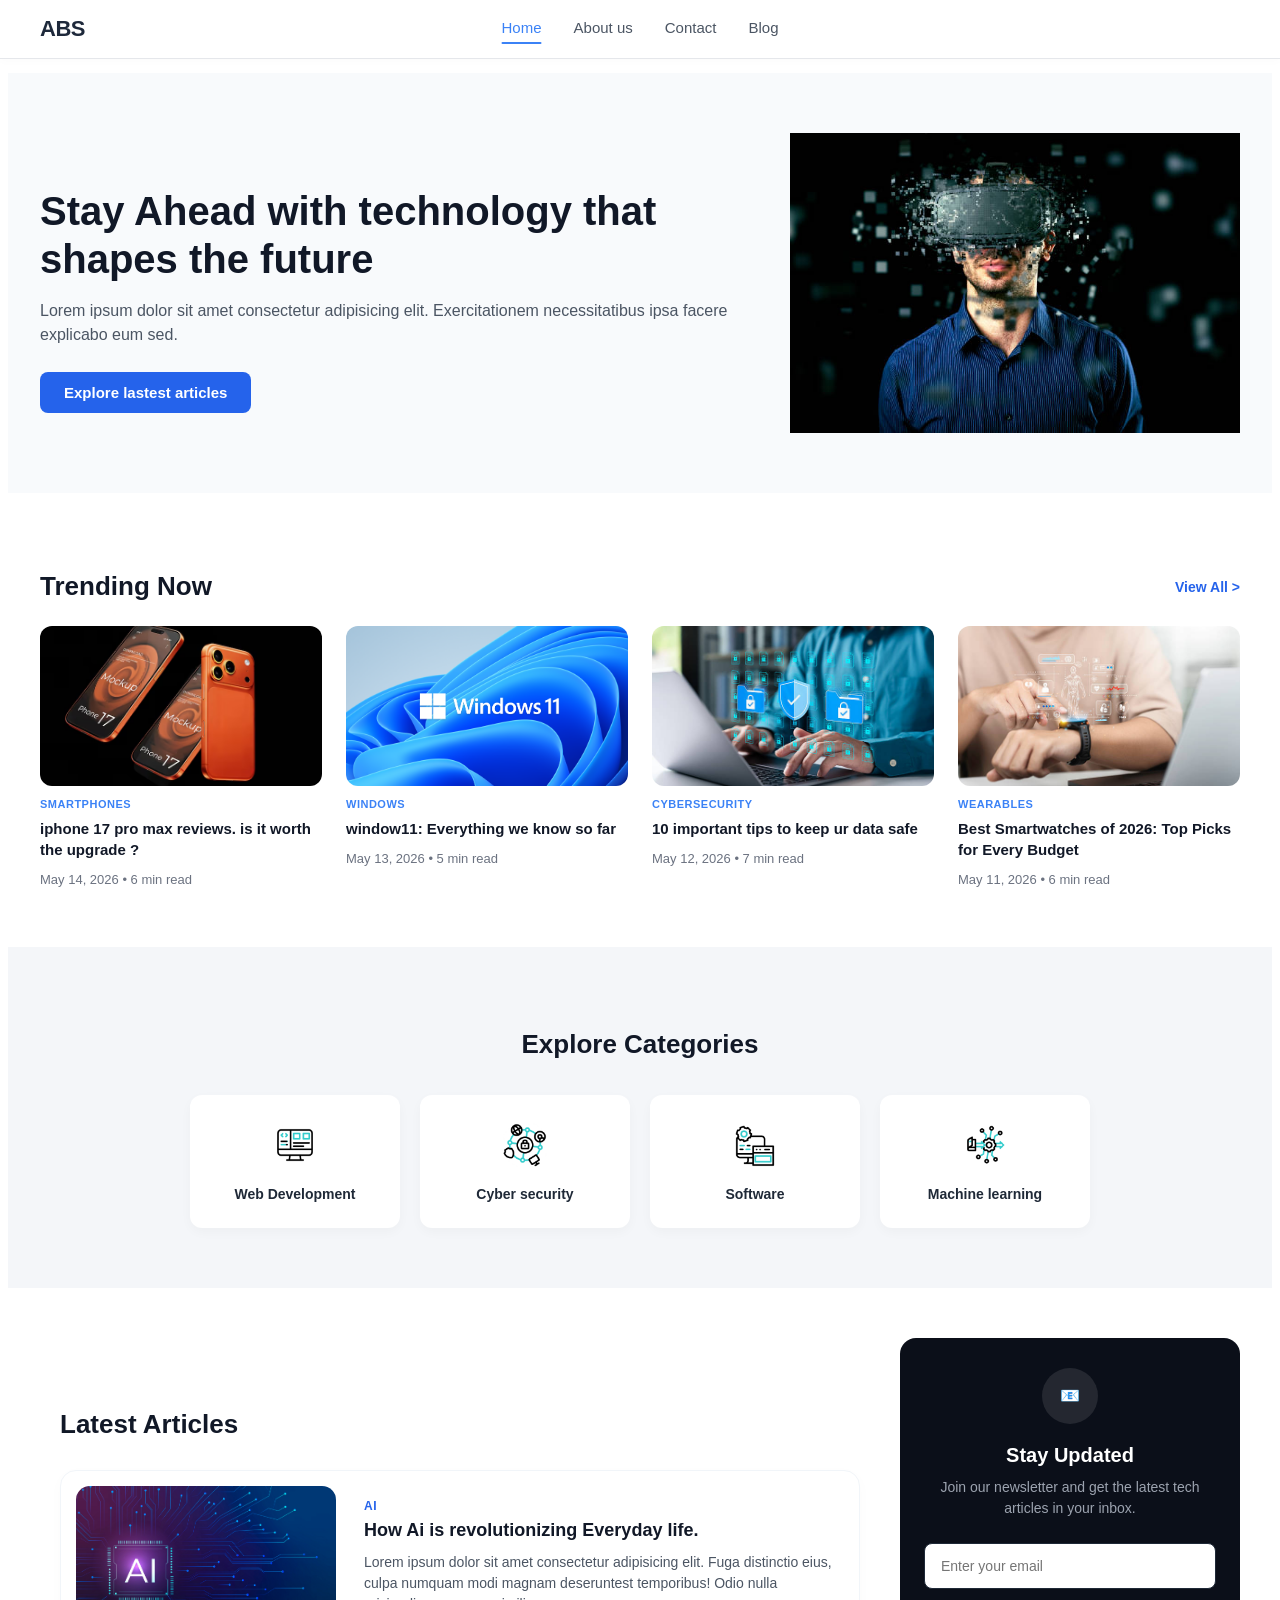
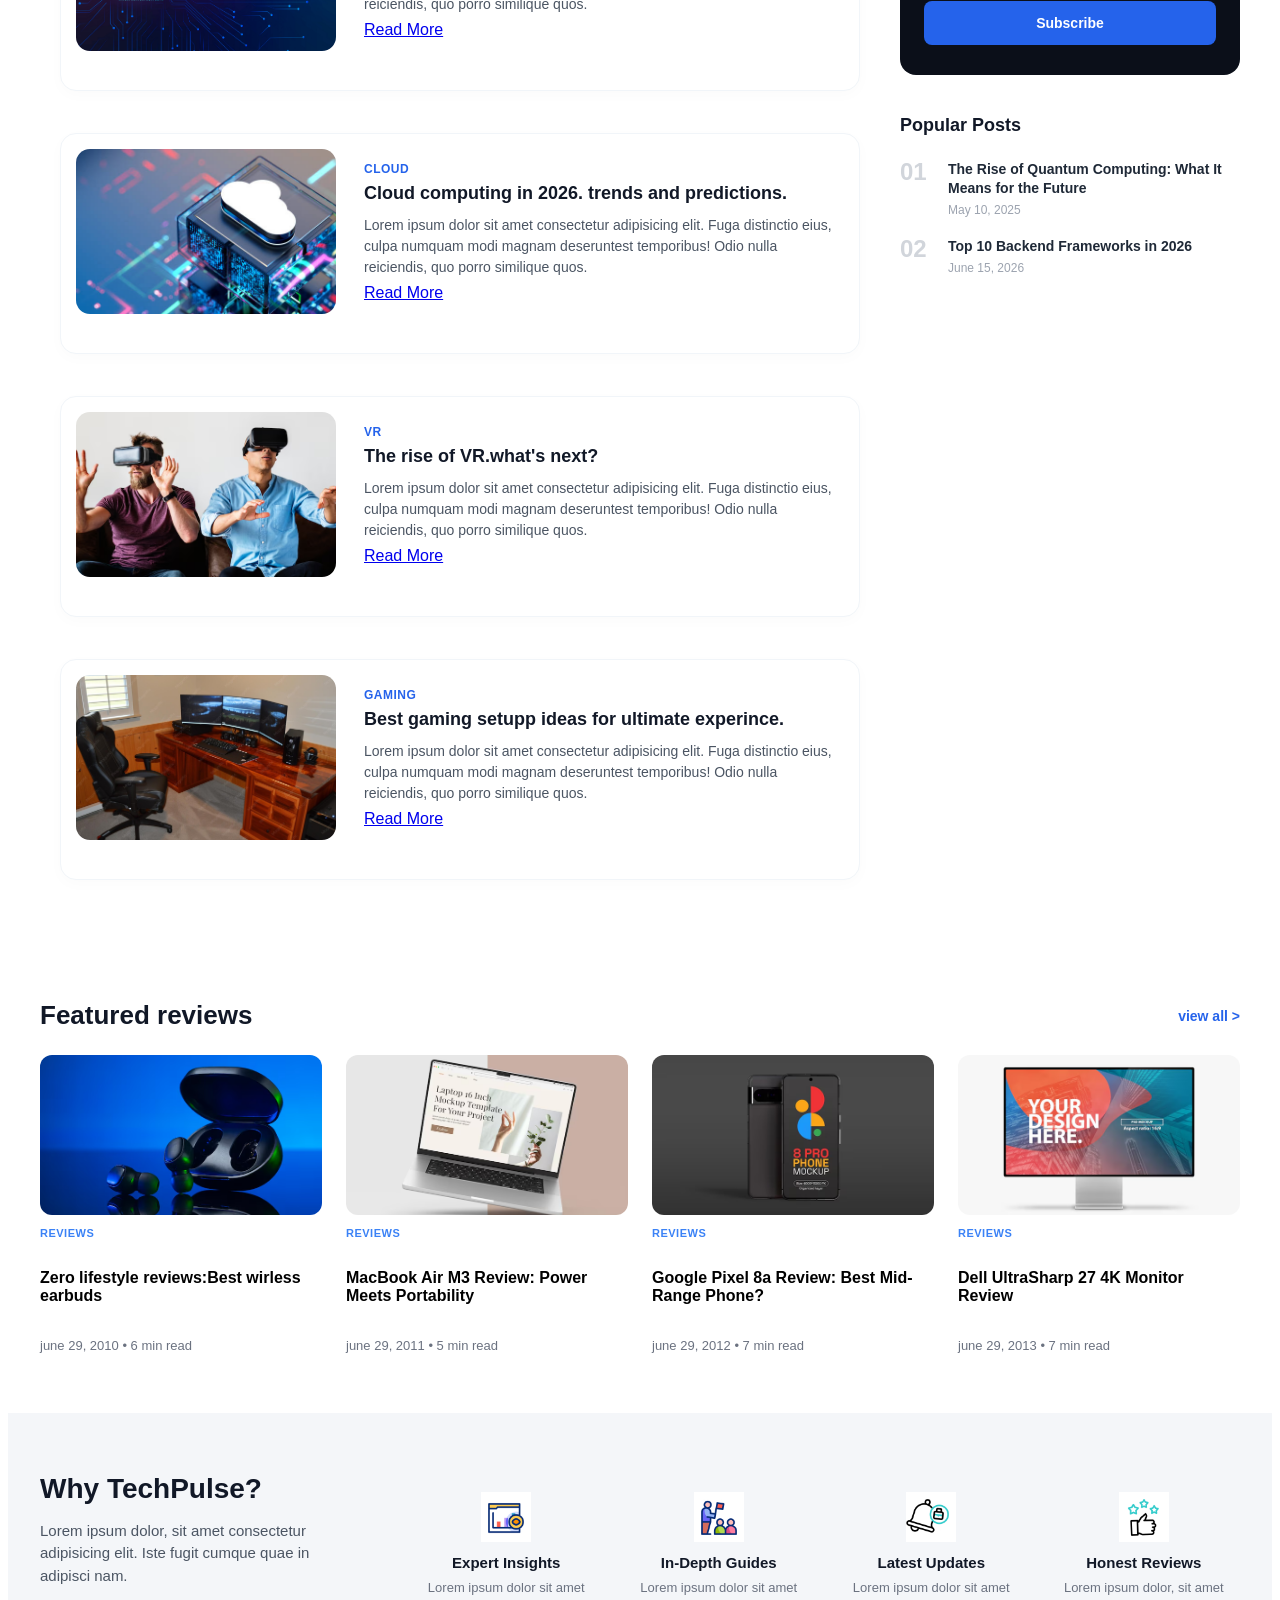
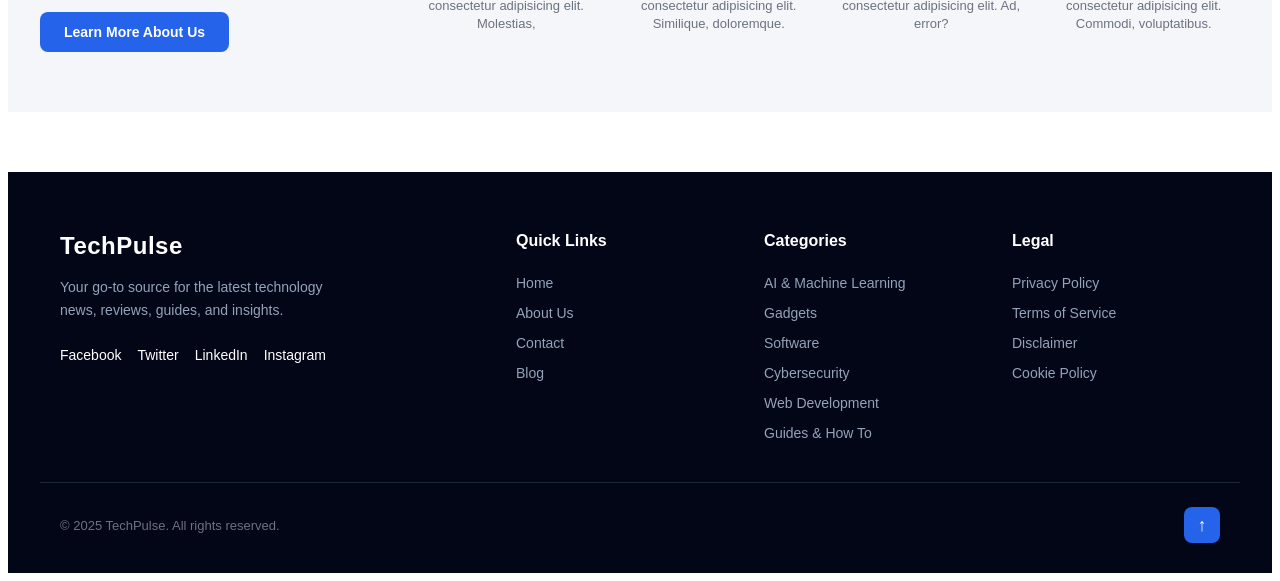
<file: index.html>
<!DOCTYPE html>
<html lang="en">

<head>
    <meta charset="UTF-8">
    <meta name="viewport" content="width=device-width, initial-scale=1.0">
    <title>blog-abu bakar</title>
    <link class="item-link" rel="stylesheet" href="home.css">
     <link rel="icon" href="image/android-chrome-192x192 (1).png" type="image/png">
    <style>
        /* Is se jab click hoga toh page jhatke se neeche nahi jayega, balki smooth scroll hoga */
        html {
            scroll-behavior: smooth;
        }
        /* Explore button ko link jaisa clickable banane ke liye styling */
        .hero-cta-link {
            display: inline-block;
            text-decoration: none;
            color: inherit; 
            cursor: pointer;
        }
        /* Why us wale button ko link ka color kharab na karne dene ke liye styling */
        .why-us-link {
            text-decoration: none;
            color: inherit;
            display: inline-block;
        }
    </style>
</head>

<body>
<nav class="main-navbar">
    <div class="navbar-container">
        
        <div class="nav-brand">
            <span class="logo-text">ABS</span>
        </div>
        
        <!-- Hamburger Button -->
        <button class="hamburger-btn" id="hamburgerBtn" aria-label="Toggle menu">
            <span></span>
            <span></span>
            <span></span>
        </button>
        
        <div class="nav-menu" id="navMenu">
            <a href="index.html" class="nav-link active-link">Home</a>
            <a href="about.html" class="nav-link">About us</a>
            <a href="contact.html" class="nav-link">Contact</a>
            <a href="blog.html" class="nav-link">Blog</a>
        </div>

    </div>
</nav>

<section class="hero-section">
    <div class="hero-container">
        <div class="hero-content-left">
            <h1 class="hero-title">Stay Ahead with technology that shapes the future</h1>
            <p class="hero-description">Lorem ipsum dolor sit amet consectetur adipisicing elit. Exercitationem necessitatibus ipsa facere explicabo eum sed.</p>
            <a href="#latest-articles" class="hero-cta-link"><h4 class="hero-cta-button">Explore lastest articles </h4></a>
        </div>
        <img src="image/man wear vr .webp" width="450" loading="lazy" alt="">
    </div>
</section>

<br>

<section class="trending-section">
    <div class="trending-header">
        <h2>Trending Now</h2>
        <a href="#" class="view-all-link">View All &gt;</a>
    </div>

    <div class="trending-grid">
        <div class="trending-card">
            <div class="card-image-box">
                <img src="image/iphone 17.avif" loading="lazy" alt="iphone 17">
            </div>
            <div class="card-content">
                <span class="card-badge">SMARTPHONES</span>
                <h3>iphone 17 pro max reviews. is it worth the upgrade ?</h3>
                <p class="card-meta">May 14, 2026 • 6 min read</p>
            </div>
        </div>

        <div class="trending-card">
            <div class="card-image-box">
                <img src="image/window11.png" loading="lazy" alt="window11">
            </div>
            <div class="card-content">
                <span class="card-badge">WINDOWS</span>
                <h3>window11: Everything we know so far</h3>
                <p class="card-meta">May 13, 2026 • 5 min read</p>
            </div>
        </div>

        <div class="trending-card">
            <div class="card-image-box">
                <img src="image/privacy.webp" loading="lazy" alt="privacy">
            </div>
            <div class="card-content">
                <span class="card-badge">CYBERSECURITY</span>
                <h3>10 important tips to keep ur data safe</h3>
                <p class="card-meta">May 12, 2026 • 7 min read</p>
            </div>
        </div>

        <div class="trending-card">
            <div class="card-image-box">
                <img src="image/smartwatch.jpg" loading="lazy" alt="smartwatches">
            </div>
            <div class="card-content">
                <span class="card-badge">WEARABLES</span>
                <h3>Best Smartwatches of 2026: Top Picks for Every Budget</h3>
                <p class="card-meta">May 11, 2026 • 6 min read</p>
            </div>
        </div>
    </div>
</section>

<section class="categories-section">
    <h2 class="categories-main-title">Explore Categories</h2>
    <div class="categories-grid">
        <div class="category-card">
            <div class="category-icon-box">
                <img src="image/web-developer.gif" loading="lazy" alt="Web Development">
            </div>
            <h4>Web Development</h4>
        </div>

        <div class="category-card">
            <div class="category-icon-box">
                <img src="image/data-safety.gif" loading="lazy" alt="Cyber security">
            </div>
            <h4>Cyber security</h4>
        </div>

        <div class="category-card">
            <div class="category-icon-box">
                <img src="image/software.gif" loading="lazy" alt="Software">
            </div>
            <h4>Software</h4>
        </div>

        <div class="category-card">
            <div class="category-icon-box">
                <img src="image/learning.gif" loading="lazy" alt="Machine learning">
            </div>
            <h4>Machine learning</h4>
        </div>
    </div>
</section>

<!-- MAIN LAYOUT WRAPPER (Iske andar dono column hone chahiye) -->
<div class="main-layout-container" style="display: flex; gap: 20px; align-items: flex-start;">
    
    <!-- ================= LEFT COLUMN: LATEST ARTICLES ================= -->
    <section id="latest-articles" class="latest-articles-section" style="scroll-margin-top: 80px; flex: 2;">
        <h2 class="section-main-heading">Latest Articles</h2>
        <div class="articles-list-container">

            <!-- ARTICLE 1: AI -->
            <div class="article-wrapper">
                <div class="article-row">
                    <div class="article-image-box">
                        <img src="image/ai technology.webp" alt="AI Technology">
                    </div>
                    <div class="article-text-content">
                        <span class="article-badge">AI</span>
                        <h3>How Ai is revolutionizing Everyday life.</h3>
                        <p>Lorem ipsum dolor sit amet consectetur adipisicing elit. Fuga distinctio eius, culpa numquam modi magnam deseruntest temporibus! Odio nulla reiciendis, quo porro similique quos.</p>
                        <a href="detailed.html" target="_blank" rel="noopener noreferrer" class="readmore-btn-link">Read More</a>
                    </div>
                </div>
            </div>

            <!-- ARTICLE 2: Cloud -->
            <div class="article-wrapper">
                <div class="article-row">
                    <div class="article-image-box">
                        <img src="image/cloud-computing.webp" alt="Cloud Technology">
                    </div>
                    <div class="article-text-content">
                        <span class="article-badge">Cloud</span>
                        <h3>Cloud computing in 2026. trends and predictions.</h3>
                        <p>Lorem ipsum dolor sit amet consectetur adipisicing elit. Fuga distinctio eius, culpa numquam modi magnam deseruntest temporibus! Odio nulla reiciendis, quo porro similique quos.</p>
                        <a href="cloud.html" target="_blank" rel="noopener noreferrer" class="readmore-btn-link">Read More</a>
                    </div>
                </div>
            </div>

            <!-- ARTICLE 3: VR -->
            <div class="article-wrapper">
                <div class="article-row">
                    <div class="article-image-box">
                        <img src="image/men-enjoying.webp" alt="VR Technology">
                    </div>
                    <div class="article-text-content">
                        <span class="article-badge">VR</span>
                        <h3>The rise of VR.what's next?</h3>
                        <p>Lorem ipsum dolor sit amet consectetur adipisicing elit. Fuga distinctio eius, culpa numquam modi magnam deseruntest temporibus! Odio nulla reiciendis, quo porro similique quos.</p>
                        <a href="vr.html" target="_blank" rel="noopener noreferrer" class="readmore-btn-link">Read More</a>
                    </div>
                </div>
            </div>

            <!-- ARTICLE 4: Gaming -->
            <div class="article-wrapper">
                <div class="article-row">
                    <div class="article-image-box">
                        <img src="image/gaming.png" alt="Gaming Setup">
                    </div>
                    <div class="article-text-content">
                        <span class="article-badge">Gaming</span>
                        <h3>Best gaming setupp ideas for ultimate experince.</h3>
                        <p>Lorem ipsum dolor sit amet consectetur adipisicing elit. Fuga distinctio eius, culpa numquam modi magnam deseruntest temporibus! Odio nulla reiciendis, quo porro similique quos.</p>
                        <a href="gaming.html" target="_blank" rel="noopener noreferrer" class="readmore-btn-link">Read More</a>
                    </div>
                </div>
            </div>

        </div>
    </section> <!-- YAHAN LATEST ARTICLES KHATAM HUA -->

    <!-- ================= RIGHT COLUMN: SIDEBAR ================= -->
    <aside class="blog-sidebar" style="flex: 1;">
        <div class="sidebar-newsletter-box">
            <div class="newsletter-icon">📧</div>
            <h3>Stay Updated</h3>
            <p>Join our newsletter and get the latest tech articles in your inbox.</p>
            <!-- Yahan action mein APNA Formspree link dalein -->
          <form action="https://formspree.io/f/mzdnvdjk" method="POST" class="newsletter-form">
          <input type="email" name="email" placeholder="Enter your email" required>
          <button type="submit">Subscribe</button>
          </form>
        </div>

        <div class="sidebar-popular-box">
            <h3 class="widget-title">Popular Posts</h3>
            <div class="popular-posts-list">
                <div class="popular-item">
                    <span class="post-number">01</span>
                    <div class="post-info">
                        <h4>The Rise of Quantum Computing: What It Means for the Future</h4>
                        <span class="post-date">May 10, 2025</span>
                    </div>
                </div>
                <div class="popular-item">
                    <span class="post-number">02</span>
                    <div class="post-info">
                        <h4>Top 10 Backend Frameworks in 2026</h4>
                        <span class="post-date">June 15, 2026</span>
                    </div>
                </div>
            </div>
        </div>
    </aside>

</div> <!-- MAIN LAYOUT WRAPPER YAHAN CLOSE HONA CHAHIYE -->


<section class="featured-section">
    <div class="featured-header">
        <h2>Featured reviews</h2>
        <a href="#" class="view-all-link">view all &gt;</a>
    </div>
    <div class="featured-grid">
        <div class="featured-card">
            <div class="card-image-box">
                <img src="image/earbuds.avif" width="250" loading="lazy" alt="">
            </div>
            <div class="view-content">
                <span class="section-badge">Reviews</span>
                <h4>Zero lifestyle reviews:Best wirless earbuds</h4>
                <p class="card-meta">june 29, 2010 • 6 min read</p>
            </div>
        </div>
        <div class="featured-card">
            <div class="card-image-box">
                <img src="image/macbook.avif" width="250" loading="lazy" alt="">
            </div>
            <div class="card-content">
                <span class="card-badge">reviews</span>
                <h4>MacBook Air M3 Review: Power Meets Portability</h4>
                <p class="card-meta">june 29, 2011 • 5 min read</p>
            </div>
        </div>
        <div class="featured-card">
            <div class="card-image-box">
                <img src="image/google pixels.avif" width="250" loading="lazy" alt="">
            </div>
            <div class="view-content">
                <span class="card-badge">reviews</span>
                <h4>Google Pixel 8a Review: Best Mid-Range Phone?</h4>
                <p class="card-meta">june 29, 2012 • 7 min read</p>
            </div>
        </div>
        <div class="featured-card">
            <div class="card-image-box">
                <img src="image/monitor.avif" width="250" loading="lazy" alt="">
            </div>
            <div class="view-content">
                <span class="card-badge">reviews</span>
                <h4>Dell UltraSharp 27 4K Monitor Review</h4>
                <p class="card-meta">june 29, 2013 • 7 min read</p>
            </div>
        </div>
    </div>
</section>

<section class="why-us-section">
    <div class="why-us-container">
        <div class="why-us-info-left">
            <h2>Why TechPulse?</h2>
            <p>Lorem ipsum dolor, sit amet consectetur adipisicing elit. Iste fugit cumque quae in adipisci nam.</p>
            <a href="about.html" class="why-us-link"><h4 class="why-us-btn">Learn More About Us</h4></a>
        </div>
        <div class="why-us-features-right">
            <div class="feature-col-card">
                <div class="feature-icon-box">
                    <img src="image/statistics.gif" loading="lazy" alt="Expert Insights">
                </div>
                <h3>Expert Insights</h3>
                <p>Lorem ipsum dolor sit amet consectetur adipisicing elit. Molestias,</p>
            </div>
            <div class="feature-col-card">
                <div class="feature-icon-box">
                    <img src="image/excursion.gif" loading="lazy" alt="In-Depth Guides">
                </div>
                <h3>In-Depth Guides</h3>
                <p>Lorem ipsum dolor sit amet consectetur adipisicing elit. Similique, doloremque.</p>
            </div>
            <div class="feature-col-card">
                <div class="feature-icon-box">
                    <img src="image/updated.gif" loading="lazy" alt="Latest Updates">
                </div>
                <h3>Latest Updates</h3>
                <p>Lorem ipsum dolor sit amet consectetur adipisicing elit. Ad, error?</p>
            </div>
            <div class="feature-col-card">
                <div class="feature-icon-box">
                    <img src="image/thumbs-up.gif" loading="lazy" alt="Honest Reviews">
                </div>
                <h3>Honest Reviews</h3>
                <p>Lorem ipsum dolor, sit amet consectetur adipisicing elit. Commodi, voluptatibus.</p>
            </div>
        </div>
    </div>
</section>

<footer class="site-footer">
  <div class="footer-container">
    
    <div class="footer-column footer-brand">
      <h2 class="footer-logo">TechPulse</h2>
      <p class="footer-desc">Your go-to source for the latest technology news, reviews, guides, and insights.</p>
      
      <!-- Social Links with IDs -->
      <div class="footer-socials">
        <a href="#" id="social-facebook" aria-label="Facebook">Facebook</a>
        <a href="#" id="social-twitter" aria-label="Twitter">Twitter</a>
        <a href="#" id="social-linkedin" aria-label="LinkedIn">LinkedIn</a>
        <a href="https://www.instagram.com/bakrrr_021" target="_blank" id="social-instagram" aria-label="Instagram">Instagram</a>
      </div>
    </div>

    <!-- Updated 4 Clickable Quick Links -->
    <div class="footer-column">
      <h3 class="footer-title">Quick Links</h3>
      <ul class="footer-links">
        <li><a href="index.html">Home</a></li>
        <li><a href="about.html">About Us</a></li>
        <li><a href="contact.html">Contact</a></li>
        <li><a href="blog.html">Blog</a></li>
      </ul>
    </div>

    <div class="footer-column">
      <h3 class="footer-title">Categories</h3>
      <ul class="footer-links">
        <li><a href="#">AI & Machine Learning</a></li>
        <li><a href="#">Gadgets</a></li>
        <li><a href="#">Software</a></li>
        <li><a href="#">Cybersecurity</a></li>
        <li><a href="#">Web Development</a></li>
        <li><a href="#">Guides & How To</a></li>
      </ul>
    </div>

    <div class="footer-column">
      <h3 class="footer-title">Legal</h3>
      <ul class="footer-links">
        <li><a href="#">Privacy Policy</a></li>
        <li><a href="#">Terms of Service</a></li>
        <li><a href="#">Disclaimer</a></li>
        <li><a href="#">Cookie Policy</a></li>
      </ul>
    </div>

  </div>

  <hr class="footer-divider">

  <div class="footer-bottom">
    <p class="footer-copyright">&copy; 2025 TechPulse. All rights reserved.</p>
    <a href="#" class="scroll-top-btn">&uparrow;</a>
  </div>
</footer>
<!-- YAHAN JAVASCRIPT FIT KAR DI HAI -->
<script>
    const hamburgerBtn = document.getElementById('hamburgerBtn');
    const navMenu = document.getElementById('navMenu');

    hamburgerBtn.addEventListener('click', () => {
        hamburgerBtn.classList.toggle('active');
        navMenu.classList.toggle('active');
    });
</script>
</body>
</html>
</file>
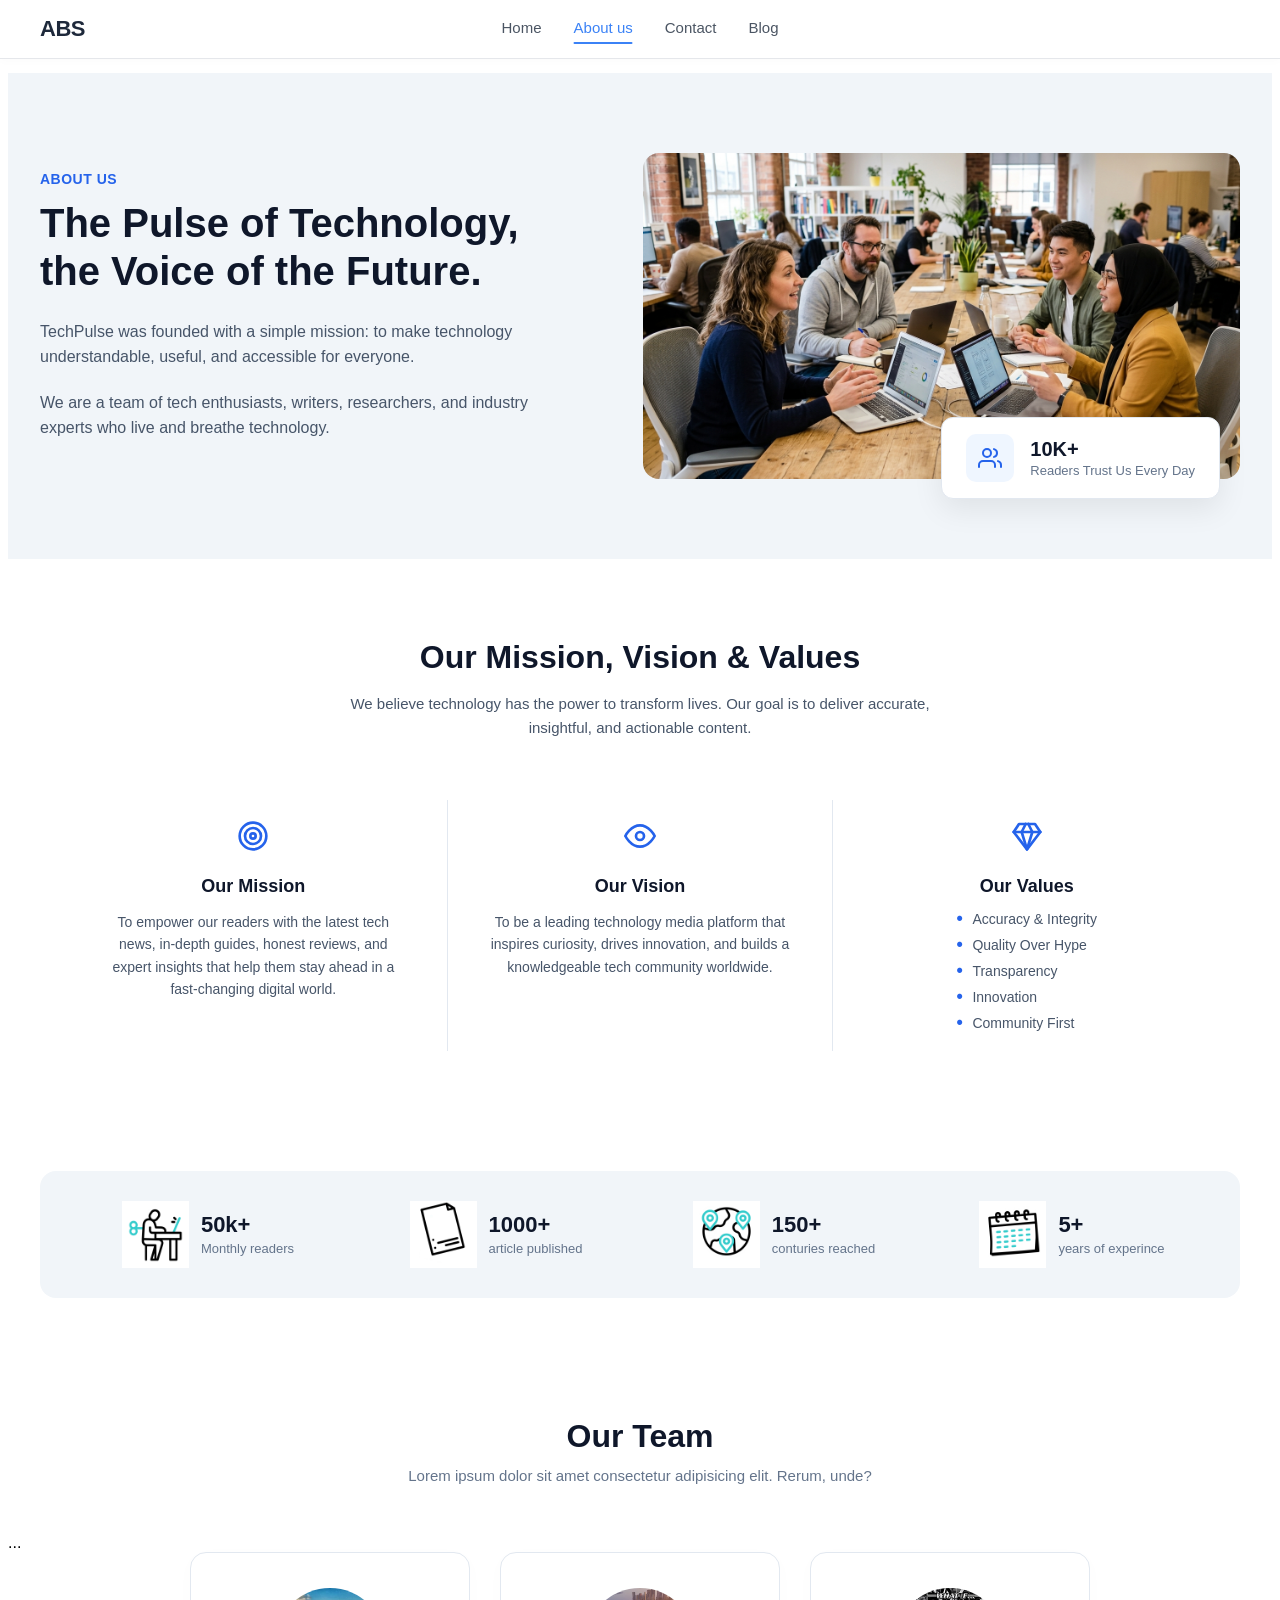
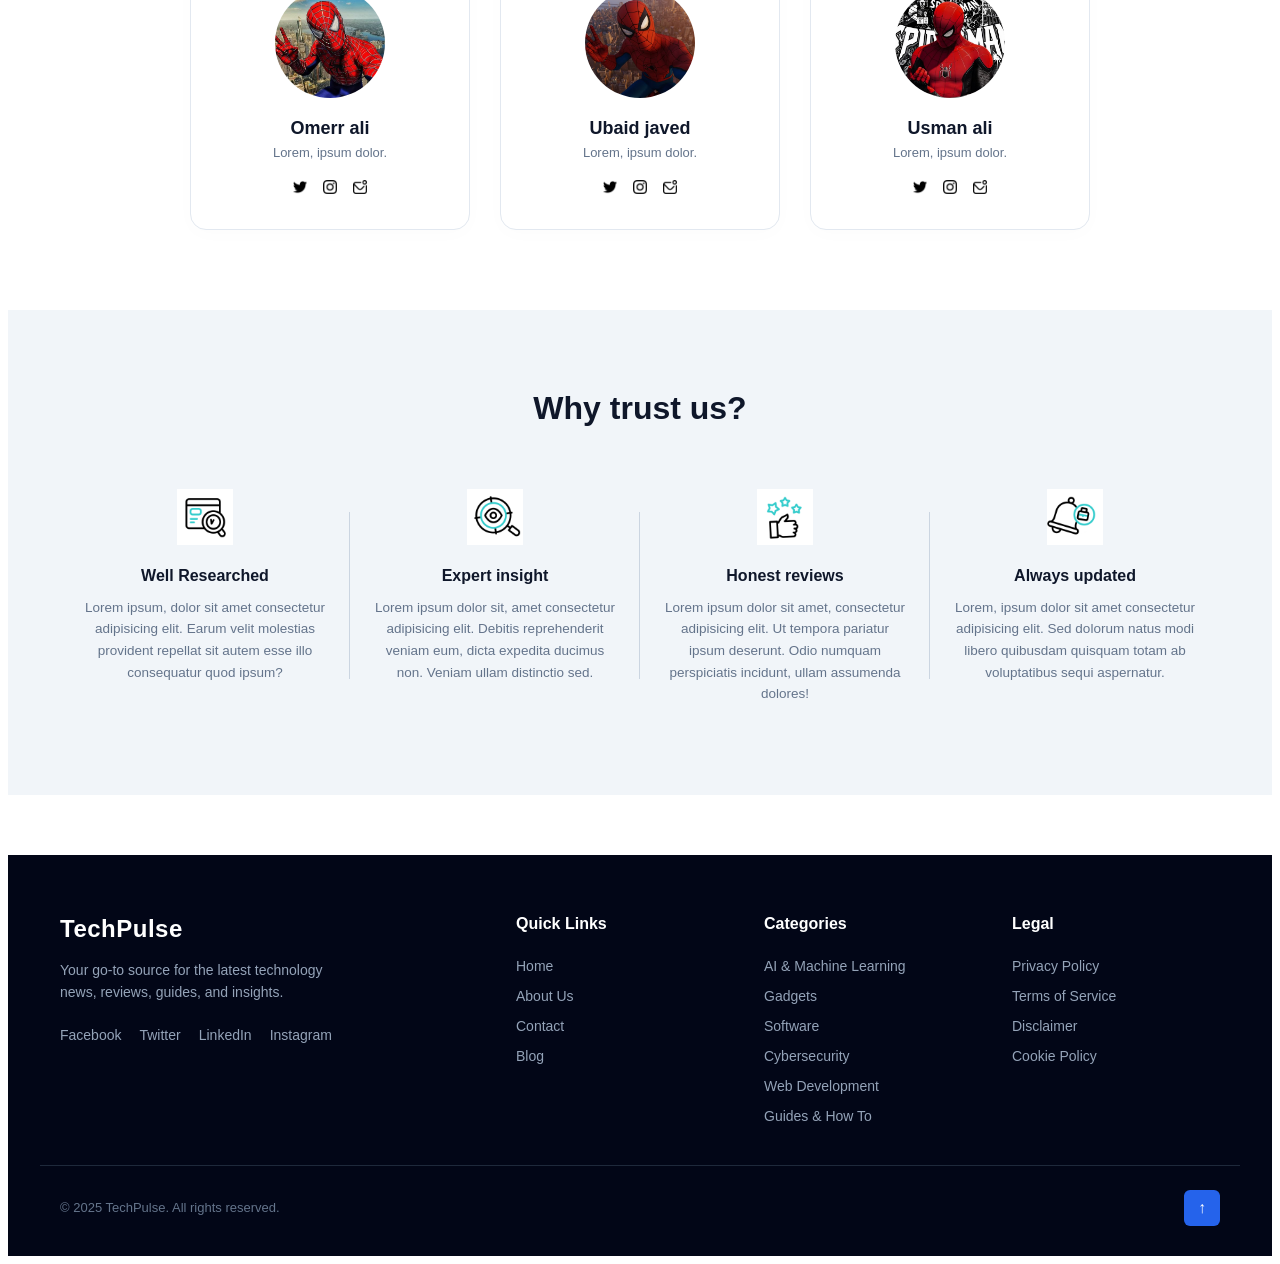
<file: about.html>
<!DOCTYPE html>
<html lang="en">
<head>
    <meta charset="UTF-8">
    <meta name="viewport" content="width=device-width, initial-scale=1.0">
    <title>About-section</title>
    <link rel="stylesheet" href="about.css">
     <link rel="icon" href="image/android-chrome-192x192 (1).png" type="image/png">
</head>
<body>
    <nav class="main-navbar">
    <div class="navbar-container">
        
        <div class="nav-brand">
            <span class="logo-text">ABS</span>
        </div>
        
        <!-- Hamburger Button -->
        <button class="hamburger-btn" id="hamburgerBtn" aria-label="Toggle menu">
            <span></span>
            <span></span>
            <span></span>
        </button>
        
        <div class="nav-menu" id="navMenu">
            <a href="index.html" class="nav-link ">Home</a>
            <a href="about.html" class="nav-link active-link">About us</a>
            <a href="contact.html" class="nav-link">Contact</a>
            <a href="blog.html" class="nav-link">Blog</a>
        </div>

    </div>
</nav>
<section class="about-section">
    <div class="about-container">
        
        <div class="about-content">
            <span class="about-subtitle">About Us</span>
            <h2 class="about-title">The Pulse of Technology, the Voice of the Future.</h2>
            
            <p class="about-text">
                TechPulse was founded with a simple mission: to make technology understandable, useful, and accessible for everyone.
            </p>
            <p class="about-text">
                We are a team of tech enthusiasts, writers, researchers, and industry experts who live and breathe technology.
            </p>
            
            <!-- ARROW ICON WALA ANCHOR TAG YAHAN SE REMOVE KR DIYA HAI -->
        </div>

        <div class="about-media">
            <img src="image/Metting.png" alt="TechPulse Team Working Together" class="about-main-img">
            
            <div class="trust-card">
                <div class="card-icon-box">
                    <svg xmlns="http://www.w3.org/2000/svg" width="24" height="24" viewBox="0 0 24 24" fill="none" stroke="#2563eb" stroke-width="2" stroke-linecap="round" stroke-linejoin="round"><path d="M17 21v-2a4 4 0 0 0-4-4H5a4 4 0 0 0-4 4v2"></path><circle cx="9" cy="7" r="4"></circle><path d="M23 21v-2a4 4 0 0 0-3-3.87"></path><path d="M16 3.13a4 4 0 0 1 0 7.75"></path></svg>
                </div>
                <div class="card-info">
                    <h3 class="card-stat">10K+</h3>
                    <p class="card-msg">Readers Trust Us Every Day</p>
                </div>
            </div>
        </div>

    </div>
</section>
<section class="values-section">
    
    <div class="values-header">
        <h3 class="section-main-title">Our Mission, Vision & Values</h3>
        <p class="section-subtitle">We believe technology has the power to transform lives. Our goal is to deliver accurate, insightful, and actionable content.</p>
    </div>

    <div class="values-grid">
        
        <div class="value-card">
            <div class="value-icon-box">
                <svg xmlns="http://www.w3.org/2000/svg" width="32" height="32" viewBox="0 0 24 24" fill="none" stroke="#2563eb" stroke-width="2" stroke-linecap="round" stroke-linejoin="round"><circle cx="12" cy="12" r="10"></circle><circle cx="12" cy="12" r="6"></circle><circle cx="12" cy="12" r="2"></circle></svg>
            </div>
            <h4 class="value-card-title">Our Mission</h4>
            <p class="value-card-desc">To empower our readers with the latest tech news, in-depth guides, honest reviews, and expert insights that help them stay ahead in a fast-changing digital world.</p>
        </div>

        <div class="value-card border-sides">
            <div class="value-icon-box">
                <svg xmlns="http://www.w3.org/2000/svg" width="32" height="32" viewBox="0 0 24 24" fill="none" stroke="#2563eb" stroke-width="2" stroke-linecap="round" stroke-linejoin="round"><path d="M1 12s4-8 11-8 11 8 11 8-4 8-11 8-11-8-11-8z"></path><circle cx="12" cy="12" r="3"></circle></svg>
            </div>
            <h4 class="value-card-title">Our Vision</h4>
            <p class="value-card-desc">To be a leading technology media platform that inspires curiosity, drives innovation, and builds a knowledgeable tech community worldwide.</p>
        </div>

        <div class="value-card">
            <div class="value-icon-box">
                <svg xmlns="http://www.w3.org/2000/svg" width="32" height="32" viewBox="0 0 24 24" fill="none" stroke="#2563eb" stroke-width="2" stroke-linecap="round" stroke-linejoin="round"><path d="M6 3h12l4 6-10 13L2 9z"></path><path d="M11 3 8 9l4 13 4-13-3-6"></path><path d="M2 9h20"></path></svg>
            </div>
            <h4 class="value-card-title">Our Values</h4>
            <ul class="value-list">
                <li>Accuracy & Integrity</li>
                <li>Quality Over Hype</li>
                <li>Transparency</li>
                <li>Innovation</li>
                <li>Community First</li>
            </ul>
        </div>

    </div>
</section>
 <div class="stats-bar-container">
    
    <div class="stat-box">
        <img src="image/work.gif" width="67" alt="">
        <div class="stat-info">
            <h4>50k+</h4>
            <p>Monthly readers</p>
        </div>
    </div>
    
    <div class="stat-box">
        <img src="image/profile.gif" width="67" alt="">
        <div class="stat-info">
            <h4>1000+</h4>
            <p>article published</p>
        </div>
    </div>

    <div class="stat-box">
        <img src="image/emerging-industries.gif" width="67" alt="">
        <div class="stat-info">
            <h4>150+</h4>
            <p>conturies reached</p>
        </div>
    </div>
    
    <div class="stat-box">
        <img src="image/calendar.gif" width="67" alt="">
        <div class="stat-info">
            <h4>5+</h4>
            <p>years of experince</p>
        </div>
    </div>

</div>
 <section class="team-section">
    
    <div class="team-header">
        <h3>Our Team</h3>
        <p>Lorem ipsum dolor sit amet consectetur adipisicing elit. Rerum, unde?</p>
    </div>
...
    <div class="team-grid">
        
        <div class="member-card">
            <div class="profile-img-box">
                <img src="image/spider1.jpeg" alt="Omerr ali Profile">
            </div>
            <h4 class="member-name">Omerr ali</h4>
            <p class="member-role">Lorem, ipsum dolor.</p>
            
            <div class="social-links">
                <a href="#"><img src="image/twitter.png" alt="Twitter"></a>
                <a href="#"><img src="image/instagram.png" alt="Instagram"></a>
                <a href="#"><img src="image/envelope-dot.png" alt="Email"></a>
            </div>
        </div>

        <div class="member-card">
            <div class="profile-img-box">
                <img src="image/spider2.jpeg" alt="Ubaid javed Profile">
            </div>
            <h4 class="member-name">Ubaid javed</h4>
            <p class="member-role">Lorem, ipsum dolor.</p>
            
            <div class="social-links">
                <a href="#"><img src="image/twitter.png" alt="Twitter"></a>
                <a href="#"><img src="image/instagram.png" alt="Instagram"></a>
                <a href="#"><img src="image/envelope-dot.png" alt="Email"></a>
            </div>
        </div>

        <div class="member-card">
            <div class="profile-img-box">
                <img src="image/spider3.jpeg" alt="Usman ali Profile">
            </div>
            <h4 class="member-name">Usman ali</h4>
            <p class="member-role">Lorem, ipsum dolor.</p>
            
            <div class="social-links">
                <a href="#"><img src="image/twitter.png" alt="Twitter"></a>
                <a href="#"><img src="image/instagram.png" alt="Instagram"></a>
                <a href="#"><img src="image/envelope-dot.png" alt="Email"></a>
            </div>
        </div>

    </div>
</section>
 <section class="trust-section">
    
    <div class="trust-header">
        <h2>Why trust us?</h2>
    </div>

    <div class="trust-grid">
        
        <div class="trust-card-item">
            <div class="trust-icon-box">
                <img src="image/market-research.gif" width="56" alt="">
            </div>
            <h5>Well Researched</h5>
            <p>Lorem ipsum, dolor sit amet consectetur adipisicing elit. Earum velit molestias provident repellat sit autem esse illo consequatur quod ipsum?</p>
        </div>

        <div class="trust-card-item">
            <div class="trust-icon-box">
                <img src="image/insight.gif" width="56" alt="">
            </div>
            <h5>Expert insight</h5>
            <p>Lorem ipsum dolor sit, amet consectetur adipisicing elit. Debitis reprehenderit veniam eum, dicta expedita ducimus non. Veniam ullam distinctio sed.</p>
        </div>

        <div class="trust-card-item">
            <div class="trust-icon-box">
                <img src="image/thumbs-up.gif" width="56" alt="">
            </div>
            <h5>Honest reviews</h5>
            <p>Lorem ipsum dolor sit amet, consectetur adipisicing elit. Ut tempora pariatur ipsum deserunt. Odio numquam perspiciatis incidunt, ullam assumenda dolores!</p>
        </div>

        <div class="trust-card-item">
            <div class="trust-icon-box">
                <img src="image/updated.gif" width="56" alt="">
            </div>
            <h5>Always updated</h5>
            <p>Lorem, ipsum dolor sit amet consectetur adipisicing elit. Sed dolorum natus modi libero quibusdam quisquam totam ab voluptatibus sequi aspernatur.</p>
        </div>

    </div>
</section>

 <footer class="site-footer">
  <div class="footer-container">
    
    <div class="footer-column footer-brand">
      <h2 class="footer-logo">TechPulse</h2>
      <p class="footer-desc">Your go-to source for the latest technology news, reviews, guides, and insights.</p>
      
      <!-- Social Links with IDs -->
      <div class="footer-socials">
        <a href="#" id="social-facebook" aria-label="Facebook">Facebook</a>
        <a href="#" id="social-twitter" aria-label="Twitter">Twitter</a>
        <a href="#" id="social-linkedin" aria-label="LinkedIn">LinkedIn</a>
        <a href="#" id="social-instagram" aria-label="Instagram">Instagram</a>
      </div>
    </div>

    <!-- Updated 4 Clickable Quick Links -->
    <div class="footer-column">
      <h3 class="footer-title">Quick Links</h3>
      <ul class="footer-links">
        <li><a href="index.html">Home</a></li>
        <li><a href="about.html">About Us</a></li>
        <li><a href="contact.html">Contact</a></li>
        <li><a href="blog.html">Blog</a></li>
      </ul>
    </div>

    <div class="footer-column">
      <h3 class="footer-title">Categories</h3>
      <ul class="footer-links">
        <li><a href="#">AI & Machine Learning</a></li>
        <li><a href="#">Gadgets</a></li>
        <li><a href="#">Software</a></li>
        <li><a href="#">Cybersecurity</a></li>
        <li><a href="#">Web Development</a></li>
        <li><a href="#">Guides & How To</a></li>
      </ul>
    </div>

    <div class="footer-column">
      <h3 class="footer-title">Legal</h3>
      <ul class="footer-links">
        <li><a href="#">Privacy Policy</a></li>
        <li><a href="#">Terms of Service</a></li>
        <li><a href="#">Disclaimer</a></li>
        <li><a href="#">Cookie Policy</a></li>
      </ul>
    </div>

  </div>

  <hr class="footer-divider">

  <div class="footer-bottom">
    <p class="footer-copyright">&copy; 2025 TechPulse. All rights reserved.</p>
    <a href="#" class="scroll-top-btn">&uparrow;</a>
  </div>
</footer>
<script>
    const hamburgerBtn = document.getElementById('hamburgerBtn');
    const navMenu = document.getElementById('navMenu');

    hamburgerBtn.addEventListener('click', () => {
        hamburgerBtn.classList.toggle('active');
        navMenu.classList.toggle('active');
    });
</script>
</body>
</html
</file>
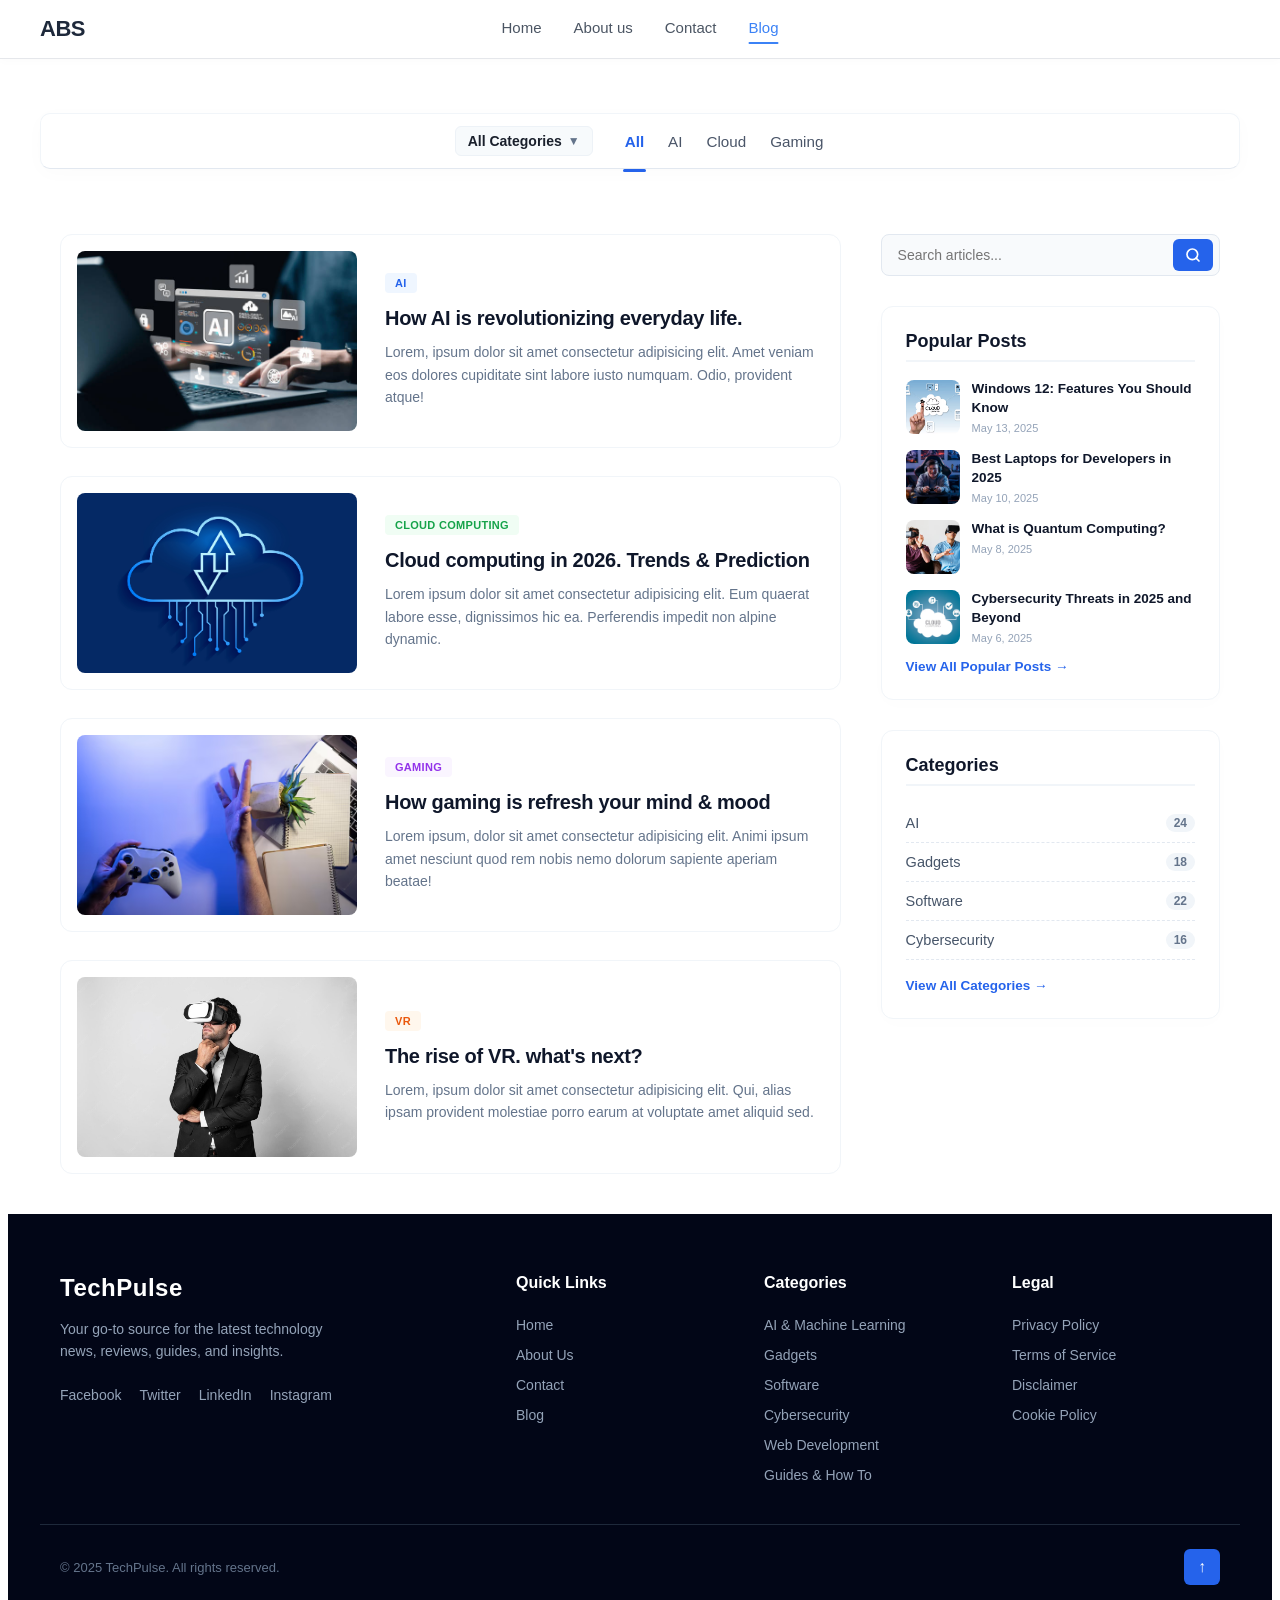
<file: blog.html>
<!DOCTYPE html>
<html lang="en">
<head>
    <meta charset="UTF-8">
    <meta name="viewport" content="width=device-width, initial-scale=1.0">
    <title>Blog-section</title>
    <!-- External CSS Link -->
    <link class="blog-css" rel="stylesheet" href="blog.css">
    <!-- FAVICON PATH FIXED (No sub-folders, name with 'images') -->
    <link rel="icon" href="image/android-chrome-192x192 (1).png" type="image/png">
</head>
<body>
  <nav class="main-navbar">
    <div class="navbar-container">
        
        <div class="nav-brand">
            <span class="logo-text">ABS</span>
        </div>
        
        <!-- Hamburger Button -->
        <button class="hamburger-btn" id="hamburgerBtn" aria-label="Toggle menu">
            <span></span>
            <span></span>
            <span></span>
        </button>
        
        <div class="nav-menu" id="navMenu">
            <a href="index.html" class="nav-link">Home</a>
            <a href="about.html" class="nav-link">About us</a>
            <a href="contact.html" class="nav-link">Contact</a>
            <a href="blog.html" class="nav-link active-link">Blog</a>
        </div>

    </div>
</nav>

<div class="category-nav-bar">
    <!-- All Categories Dropdown Menu -->
    <div class="cat-dropdown-wrapper">
        <div class="cat-dropdown-trigger">
            <span>All Categories</span>
            <span class="cat-arrow-icon">▼</span>
        </div>
        
        <!-- Direct Detailed HTML Page Links -->
        <div class="cat-dropdown-menu">
            <a href="detailed.html" class="cat-dropdown-item">AI</a>
            <a href="gaming.html" class="cat-dropdown-item">Gaming</a>
            <a href="cloud.html" class="cat-dropdown-item">Cloud</a>
            <a href="vr.html" class="cat-dropdown-item">VR</a>
        </div>
    </div>
    
    <!-- Main Categories Navigation Links (Tab Switching Links) -->
    <div class="cat-links-tray">
        <a href="#" class="cat-link-item active" data-target="all">All</a>
        <a href="#" class="cat-link-item" data-target="ai-detail-section">AI</a>
        <a href="#" class="cat-link-item" data-target="cloud-detail-section">Cloud</a> 
        <a href="#" class="cat-link-item" data-target="gaming-detail-section">Gaming</a>
    </div>
</div>


<!-- ================= DETAILED SECTIONS ================= -->

<!-- 1. AI SECTION (5 NEW PREMIUM HORIZONTAL CARDS LOADED) -->
<section id="ai-detail-section" class="blog-tab-content ai-detailed-page">
    <div class="tab-details-container">
        <h2 class="tab-main-heading ai-heading">About AI</h2>
        
        <div class="ai-posts-flex-list">
            
            <!-- CARD 1 -->
            <a href="detailed.html" target="_blank" class="ai-card-anchor">
                <article class="horizontal-premium-card">
                    <div class="premium-card-thumb">
                        <img src="image/ai robott.webp" alt="The Future of Work">
                    </div>
                    <div class="premium-card-body">
                        <span class="premium-ai-badge">AI</span>
                        <h3 class="premium-card-title">The Future of Work: Will AI Replace Your Job?</h3>
                        <p class="premium-card-excerpt">Discover how Artificial Intelligence is reshaping industries, creating new career paths, and changing the core skills you need to succeed in the modern professional world.</p>
                    </div>
                </article>
            </a>

            <!-- CARD 2 -->
            <a href="detailed.html" target="_blank" class="ai-card-anchor">
                <article class="horizontal-premium-card">
                    <div class="premium-card-thumb">
                        <img src="image/about ai.webp" alt="Generative AI vs Traditional AI">
                    </div>
                    <div class="premium-card-body">
                        <span class="premium-ai-badge">AI</span>
                        <h3 class="premium-card-title">Generative AI vs Traditional AI: What’s the Real Difference?</h3>
                        <p class="premium-card-excerpt">Break down the core technology behind popular tools like ChatGPT and see how generative models differ from the algorithms that have powered the web for years.</p>
                    </div>
                </article>
            </a>

            <!-- CARD 3 -->
            <a href="detailed.html" target="_blank" class="ai-card-anchor">
                <article class="horizontal-premium-card">
                    <div class="premium-card-thumb">
                        <img src="image/ai search.webp" alt="Top 5 AI Tools">
                    </div>
                    <div class="premium-card-body">
                        <span class="premium-ai-badge">AI</span>
                        <h3 class="premium-card-title">Top 5 AI Tools Every Student and Developer Should Use</h3>
                        <p class="premium-card-excerpt">Boost your productivity and streamline your coding workflow with these essential, cutting-edge AI assistants designed to save you hours of manual work every day.</p>
                    </div>
                </article>
            </a>
            <!-- CARD 4 -->
            <a href="detailed.html" target="_blank" class="ai-card-anchor">
                <article class="horizontal-premium-card">
                    <div class="premium-card-thumb">
                        <img src="image/ai-abs.webp" alt="The Dark Side of AI">
                    </div>
                    <div class="premium-card-body">
                        <span class="premium-ai-badge">AI</span>
                        <h3 class="premium-card-title">Ethically Speaking: The Dark Side of Artificial Intelligence</h3>
                        <p class="premium-card-excerpt">An in-depth look into the critical challenges of data privacy, algorithmic bias, and the urgent need for global regulations as smart tech takes over our society.</p>
                    </div>
                </article>
            </a>

            <!-- CARD 5 -->
            <a href="detailed.html" target="_blank" class="ai-card-anchor">
                <article class="horizontal-premium-card">
                    <div class="premium-card-thumb">
                        <img src="image/ai technology.webp" alt="AI Creativity">
                    </div>
                    <div class="premium-card-body">
                        <span class="premium-ai-badge">AI</span>
                        <h3 class="premium-card-title">Beyond Humans: Can AI Ever Achieve True Creativity?</h3>
                        <p class="premium-card-excerpt">Exploring the fascinating boundaries of machine learning, from digital art generation to music composition, and whether code can ever truly replicate human emotion.</p>
                    </div>
                </article>
            </a>

        </div>
    </div>
</section>
<!-- Category Nav Bar Tray mein Cloud ka link bhi add kar lo agar pehle nahi tha -->
<!-- <a href="#" class="cat-link-item" data-target="cloud-detail-section">Cloud</a> -->

<!-- 2. CLOUD COMPUTING SECTION (5 PREMIUM HORIZONTAL CARDS) -->
<section id="cloud-detail-section" class="blog-tab-content cloud-detailed-page">
    <div class="tab-details-container">
        <h2 class="tab-main-heading cloud-heading">Cloud Computing</h2>
        
        <div class="cloud-posts-flex-list">
            
            <!-- CARD 1 -->
            <a href="cloud.html" target="_blank" class="cloud-card-anchor">
                <article class="horizontal-premium-card cloud-premium-card">
                    <div class="premium-card-thumb">
                        <img src="image/97-cloud.webp" alt="Introduction to Cloud">
                    </div>
                    <div class="premium-card-body">
                        <span class="premium-cloud-badge">Cloud</span>
                        <h3 class="premium-card-title">Demystifying the Cloud: A Beginner's Guide to AWS, Azure, and GCP</h3>
                        <p class="premium-card-excerpt">Break down the basics of cloud infrastructure and explore the core differences between the world's leading cloud service providers.</p>
                    </div>
                </article>
            </a>

            <!-- CARD 2 -->
            <a href="cloud.html" target="_blank" class="cloud-card-anchor">
                <article class="horizontal-premium-card cloud-premium-card">
                    <div class="premium-card-thumb">
                        <img src="image/98-cloud.webp" alt="Serverless Architecture">
                    </div>
                    <div class="premium-card-body">
                        <span class="premium-cloud-badge">Cloud</span>
                        <h3 class="premium-card-title">Going Serverless: How to Build Apps Without Managing Infrastructure</h3>
                        <p class="premium-card-excerpt">Discover the power of FaaS (Function-as-a-Service) and how serverless technology saves deployment time and cuts infrastructure costs dramatically.</p>
                    </div>
                </article>
            </a>

            <!-- CARD 3 -->
            <a href="cloud.html" target="_blank" class="cloud-card-anchor">
                <article class="horizontal-premium-card cloud-premium-card">
                    <div class="premium-card-thumb">
                        <img src="image/99-cloud.webp" alt="Cloud Security">
                    </div>
                    <div class="premium-card-body">
                        <span class="premium-cloud-badge">Cloud</span>
                        <h3 class="premium-card-title">Is Your Data Safe? Top 5 Cloud Security Practices for Developers</h3>
                        <p class="premium-card-excerpt">Learn the essential security protocols, from IAM policies to data encryption, required to protect modern cloud applications from cyber threats.</p>
                    </div>
                </article>
            </a>

            <!-- CARD 4 -->
            <a href="cloud.html" target="_blank" class="cloud-card-anchor">
                <article class="horizontal-premium-card cloud-premium-card">
                    <div class="premium-card-thumb">
                        <img src="image/cloud-computing.webp" alt="Hybrid Cloud Strategy">
                    </div>
                    <div class="premium-card-body">
                        <span class="premium-cloud-badge">Cloud</span>
                        <h3 class="premium-card-title">The Rise of Hybrid Cloud: Balancing On-Premise and Public Cloud</h3>
                        <p class="premium-card-excerpt">An in-depth look into why enterprise businesses are combining private servers with public cloud platforms to create the ultimate flexible network setup.</p>
                    </div>
                </article>
            </a>

            <!-- CARD 5 -->
            <a href="cloud.html" target="_blank" class="cloud-card-anchor">
                <article class="horizontal-premium-card cloud-premium-card">
                    <div class="premium-card-thumb">
                        <img src="image/cloud.webp" alt="DevOps and Cloud">
                    </div>
                    <div class="premium-card-body">
                        <span class="premium-cloud-badge">Cloud</span>
                        <h3 class="premium-card-title">DevOps & The Cloud: Driving Continuous Integration and Deployment</h3>
                        <p class="premium-card-excerpt">Explore how cloud automation tools power CI/CD pipelines, allowing development teams to ship code updates to production faster than ever.</p>
                    </div>
                </article>
            </a>

        </div>
    </div>      
</section>
<!-- 3. GAMING SECTION (5 PREMIUM HORIZONTAL CARDS) -->
<section id="gaming-detail-section" class="blog-tab-content gaming-detailed-page">
    <div class="tab-details-container">
        <h2 class="tab-main-heading gaming-heading">Gaming Ecosystem</h2>
        
        <div class="gaming-posts-flex-list">
            
            <!-- CARD 1 -->
            <a href="gaming.html" target="_blank" class="gaming-card-anchor">
                <article class="horizontal-premium-card gaming-premium-card">
                    <div class="premium-card-thumb">
                        <img src="image/91-gaming.webp" alt="Evolution of Esports">
                    </div>
                    <div class="premium-card-body">
                        <span class="premium-gaming-badge">Gaming</span>
                        <h3 class="premium-card-title">The Esports Boom: How Competitive Gaming Became a Billion-Dollar Industry</h3>
                        <p class="premium-card-excerpt">Explore the massive rise of global competitive tournaments, professional leagues, and how pro players are turning local gaming rooms into massive stadium events.</p>
                    </div>
                </article>
            </a>

            <!-- CARD 2 -->
            <a href="gaming.html" target="_blank" class="gaming-card-anchor">
                <article class="horizontal-premium-card gaming-premium-card">
                    <div class="premium-card-thumb">
                        <img src="image/92-gaming.webp" alt="Game Engines">
                    </div>
                    <div class="premium-card-body">
                        <span class="premium-gaming-badge">Gaming</span>
                        <h3 class="premium-card-title">Unreal Engine 5 vs Unity: Which Engine Should You Choose in 2026?</h3>
                        <p class="premium-card-excerpt">A comprehensive layout breakdown for indie game developers looking to master graphics rendering, asset management, and physics scripts.</p>
                    </div>
                </article>
            </a>

            <!-- CARD 3 -->
            <a href="gaming.html" target="_blank" class="gaming-card-anchor">
                <article class="horizontal-premium-card gaming-premium-card">
                    <div class="premium-card-thumb">
                        <img src="image/94-gaming.webp" alt="Gaming and Mindset">
                    </div>
                    <div class="premium-card-body">
                        <span class="premium-gaming-badge">Gaming</span>
                        <h3 class="premium-card-title">The Psychology of Play: How Gaming Refreshes Your Mind and Focus</h3>
                        <p class="premium-card-excerpt">Delve into the positive mental impacts of immersive storytelling and strategy building, showing how targeted gaming breaks can actually relieve modern stress.</p>
                    </div>
                </article>
            </a>

            <!-- CARD 4 -->
            <a href="gaming.html" target="_blank" class="gaming-card-anchor">
                <article class="horizontal-premium-card gaming-premium-card">
                    <div class="premium-card-thumb">
                        <img src="image/93-gaming.webp" alt="Mobile Gaming Evolution">
                    </div>
                    <div class="premium-card-body">
                        <span class="premium-gaming-badge">Gaming</span>
                        <h3 class="premium-card-title">Mobile Gaming Mechanics: Optimizing Competitive Play on Smartphones</h3>
                        <p class="premium-card-excerpt">From custom layout setups to high-refresh-rate display optimization, look into the core settings that separate casual mobile players from tournament champions.</p>
                    </div>
                </article>
            </a>

            <!-- CARD 5 -->
            <a href="gaming.html" target="_blank" class="gaming-card-anchor">
                <article class="horizontal-premium-card gaming-premium-card">
                    <div class="premium-card-thumb">
                        <img src="image/gaming.png" alt="Future of Gaming">
                    </div>
                    <div class="premium-card-body">
                        <span class="premium-gaming-badge">Gaming</span>
                        <h3 class="premium-card-title">Cloud Gaming: Playing Triple-A Titles Anywhere Without Expensive Hardware</h3>
                        <p class="premium-card-excerpt">Discover how real-time server streaming lets users play resource-heavy console games directly on low-spec systems and budget smartphones smoothly.</p>
                    </div>
                </article>
            </a>

        </div>
    </div>      
</section>


<!-- ================= MAIN BLOG LIST SECTION WITH INTEGRATED SIDEBAR ================= -->
<section id="all-blogs-wrapper" class="blog-tab-content blog-list-section active-tab">
    <div class="blog-main-layout-grid">
        
        <!-- LEFT COLUMN: Horizontal blog cards -->
        <div class="blog-posts-left-column">
            
            <!-- ARTICLE 1: AI (Clickable Card) -->
            <a href="detailed.html" target="_blank" style="text-decoration: none; color: inherit; display: block;">
                <article class="blog-post-card">
                    <div class="blog-card-image">
                        <img src="image/istock-abs.webp" alt="AI Revolution">
                    </div>
                    <div class="blog-card-content">
                        <span class="blog-category-tag ai-tag">AI</span>
                        <h3 class="blog-post-title">How AI is revolutionizing everyday life.</h3>
                        <p class="blog-post-excerpt">
                            Lorem, ipsum dolor sit amet consectetur adipisicing elit. Amet veniam eos dolores cupiditate sint labore iusto numquam. Odio, provident atque!
                        </p>
                    </div>
                </article>
            </a>

            <!-- ARTICLE 2: CLOUD (Clickable Card) -->
            <a href="cloud.html" target="_blank" style="text-decoration: none; color: inherit; display: block;">
                <article class="blog-post-card">
                    <div class="blog-card-image">
                        <img src="image/cloud.webp" alt="Cloud Computing">
                    </div>
                    <div class="blog-card-content">
                        <span class="blog-category-tag cloud-tag">Cloud computing</span>
                        <h3 class="blog-post-title">Cloud computing in 2026. Trends & Prediction</h3>
                        <p class="blog-post-excerpt">
                            Lorem ipsum dolor sit amet consectetur adipisicing elit. Eum quaerat labore esse, dignissimos hic ea. Perferendis impedit non alpine dynamic.
                        </p>
                    </div>
                </article>
            </a>

            <!-- ARTICLE 3: GAMING (Clickable Card) -->
            <a href="gaming.html" target="_blank" style="text-decoration: none; color: inherit; display: block;">
                <article class="blog-post-card">
                    <div class="blog-card-image">
                        <img src="image/gamepad with hands.webp" alt="Gaming Mindset">
                    </div>
                    <div class="blog-card-content">
                        <span class="blog-category-tag gaming-tag">Gaming</span>
                        <h3 class="blog-post-title">How gaming is refresh your mind & mood</h3>
                        <p class="blog-post-excerpt">
                            Lorem ipsum, dolor sit amet consectetur adipisicing elit. Animi ipsum amet nesciunt quod rem nobis nemo dolorum sapiente aperiam beatae!
                        </p>
                    </div>
                </article>
            </a>

            <!-- ARTICLE 4: VR (Clickable Card) -->
            <a href="vr.html" target="_blank" style="text-decoration: none; color: inherit; display: block;">
                <article class="blog-post-card">
                    <div class="blog-card-image">
                        <img src="image/man thinking.webp" alt="Rise of VR">
                    </div>
                    <div class="blog-card-content">
                        <span class="blog-category-tag vr-tag">VR</span>
                        <h3 class="blog-post-title">The rise of VR. what's next?</h3>
                        <p class="blog-post-excerpt">
                            Lorem, ipsum dolor sit amet consectetur adipisicing elit. Qui, alias ipsam provident molestiae porro earum at voluptate amet aliquid sed.
                        </p>
                    </div>
                </article>
            </a>

        </div>

        <!-- RIGHT COLUMN: Sidebar widgets -->
        <aside class="blog-sidebar-right-column">
            
 <!-- Widget 1: Search Form -->
            <div class="sidebar-search-box">
                <input type="text" id="searchInput" placeholder="Search articles..." class="sidebar-search-input">
                <button type="button" id="searchBtn" class="sidebar-search-btn">
                    <svg width="16" height="16" viewBox="0 0 24 24" fill="none" stroke="currentColor" stroke-width="2.5" stroke-linecap="round" stroke-linejoin="round"><circle cx="11" cy="11" r="8"></circle><line x1="21" y1="21" x2="16.65" y2="16.65"></line></svg>
                </button>
            </div>

            <!-- Widget 2: Popular Posts Widget -->
            <div class="sidebar-widget-card">
                <h3 class="widget-title">Popular Posts</h3>
                <div class="sidebar-popular-posts-list">

                    <a href="window12.html" class="popular-post-item">
                        <div class="popular-post-thumb">
                            <img src="image/elegant finger.webp" alt="Windows 12 Features">
                        </div>
                        <div class="popular-post-meta">
                            <h4 class="popular-post-heading">Windows 12: Features You Should Know</h4>
                            <span class="popular-post-date">May 13, 2025</span>
                        </div>
                    </a>

                    <a href="laptop.html" class="popular-post-item">
                        <div class="popular-post-thumb">
                            <img src="image/gmaer-playing.webp" alt="Best Laptops for Developers">
                        </div>
                        <div class="popular-post-meta">
                            <h4 class="popular-post-heading">Best Laptops for Developers in 2025</h4>
                            <span class="popular-post-date">May 10, 2025</span>
                        </div>
                    </a>

                    <a href="quantum.html" class="popular-post-item">
                        <div class="popular-post-thumb">
                            <img src="image/men-enjoying.webp" alt="Quantum Computing">
                        </div>
                        <div class="popular-post-meta">
                            <h4 class="popular-post-heading">What is Quantum Computing?</h4>
                            <span class="popular-post-date">May 8, 2025</span>
                        </div>
                    </a>

                    <a href="cyber.html" class="popular-post-item">
                        <div class="popular-post-thumb">
                            <img src="image/technology-blue..webp" alt="Cybersecurity Threats">
                        </div>
                        <div class="popular-post-meta">
                            <h4 class="popular-post-heading">Cybersecurity Threats in 2025 and Beyond</h4>
                            <span class="popular-post-date">May 6, 2025</span>
                        </div>
                    </a>
                </div>
                <a href="#" class="sidebar-view-all-link" style="display: inline-block; margin-top: 15px;">View All Popular Posts &rarr;</a>
            </div>

            <!-- Widget 3: Categories Counters -->
            <div class="sidebar-widget-card">
                <h3 class="widget-title">Categories</h3>
                <ul class="sidebar-cat-list">
                    <!-- First 4 Categories (Initially Visible) -->
                    <li class="sidebar-cat-item"><span class="cat-item-name">AI</span><span class="cat-item-counter-badge">24</span></li>
                    <li class="sidebar-cat-item"><span class="cat-item-name">Gadgets</span><span class="cat-item-counter-badge">18</span></li>
                    <li class="sidebar-cat-item"><span class="cat-item-name">Software</span><span class="cat-item-counter-badge">22</span></li>
                    <li class="sidebar-cat-item"><span class="cat-item-name">Cybersecurity</span><span class="cat-item-counter-badge">16</span></li>
                    
                    <!-- Remaining 4 Categories (Initially Hidden) -->
                    <li class="sidebar-cat-item extra-cat" style="display: none;"><span class="cat-item-name">Web Development</span><span class="cat-item-counter-badge">20</span></li>
                    <li class="sidebar-cat-item extra-cat" style="display: none;"><span class="cat-item-name">Cloud Computing</span><span class="cat-item-counter-badge">15</span></li>
                    <li class="sidebar-cat-item extra-cat" style="display: none;"><span class="cat-item-name">Reviews</span><span class="cat-item-counter-badge">14</span></li>
                    <li class="sidebar-cat-item extra-cat" style="display: none;"><span class="cat-item-name">Guides</span><span class="cat-item-counter-badge">17</span></li>
                </ul>
                <a href="#" id="toggleCatBtn" class="sidebar-view-all-link">View All Categories &rarr;</a>
            </div>

        </aside>

    </div>
</section>
<footer class="site-footer">
  <div class="footer-container">
    
    <div class="footer-column footer-brand">
      <h2 class="footer-logo">TechPulse</h2>
      <p class="footer-desc">Your go-to source for the latest technology news, reviews, guides, and insights.</p>
      
      <!-- Social Links with IDs -->
      <div class="footer-socials">
        <a href="#" id="social-facebook" aria-label="Facebook">Facebook</a>
        <a href="#" id="social-twitter" aria-label="Twitter">Twitter</a>
        <a href="#" id="social-linkedin" aria-label="LinkedIn">LinkedIn</a>
        <a href="#" id="social-instagram" aria-label="Instagram">Instagram</a>
      </div>
    </div>

    <!-- Updated 4 Clickable Quick Links -->
    <div class="footer-column">
      <h3 class="footer-title">Quick Links</h3>
      <ul class="footer-links">
        <li><a href="index.html">Home</a></li>
        <li><a href="about.html">About Us</a></li>
        <li><a href="contact.html">Contact</a></li>
        <li><a href="blog.html">Blog</a></li>
      </ul>
    </div>

    <div class="footer-column">
      <h3 class="footer-title">Categories</h3>
      <ul class="footer-links">
        <li><a href="#">AI & Machine Learning</a></li>
        <li><a href="#">Gadgets</a></li>
        <li><a href="#">Software</a></li>
        <li><a href="#">Cybersecurity</a></li>
        <li><a href="#">Web Development</a></li>
        <li><a href="#">Guides & How To</a></li>
      </ul>
    </div>

    <div class="footer-column">
      <h3 class="footer-title">Legal</h3>
      <ul class="footer-links">
        <li><a href="#">Privacy Policy</a></li>
        <li><a href="#">Terms of Service</a></li>
        <li><a href="#">Disclaimer</a></li>
        <li><a href="#">Cookie Policy</a></li>
      </ul>
    </div>

  </div>

  <hr class="footer-divider">

  <div class="footer-bottom">
    <p class="footer-copyright">&copy; 2025 TechPulse. All rights reserved.</p>
    <a href="#" class="scroll-top-btn">&uparrow;</a>
  </div>
</footer>
<script>
document.querySelectorAll('.cat-link-item').forEach(link => {
    link.addEventListener('click', function(e) {
        e.preventDefault();
        
        document.querySelectorAll('.cat-link-item').forEach(l => l.classList.remove('active'));
        this.classList.add('active');
        
        const targetId = this.getAttribute('data-target');
        
        document.querySelectorAll('.blog-tab-content').forEach(tab => tab.classList.remove('active-tab'));
        
        if(targetId === 'all') {
            document.getElementById('all-blogs-wrapper').classList.add('active-tab');
        } else {
            const targetSection = document.getElementById(targetId);
            if(targetSection) {
                targetSection.classList.add('active-tab');
                targetSection.scrollIntoView({ behavior: 'smooth', block: 'start' });
            }
        }
    });
});
</script>
<script>
    const hamburgerBtn = document.getElementById('hamburgerBtn');
    const navMenu = document.getElementById('navMenu');

    hamburgerBtn.addEventListener('click', () => {
        hamburgerBtn.classList.toggle('active');
        navMenu.classList.toggle('active');
    });
</script>
<script>
function performSearch() {
    // Search input field se value le kar lowercase mein convert karna
    const query = document.getElementById('searchInput').value.trim().toLowerCase();
    
    if (!query) {
        alert("Please enter something to search!");
        return;
    }

    // 1. AI Related Keywords
    if (query.includes('ai') || query.includes('artificial intelligence') || query.includes('robot')) {
        // Tab switching logic (Same page par AI section open hoga)
        const aiSection = document.getElementById('ai-detail-section');
        if (aiSection) {
            document.querySelectorAll('.blog-tab-content').forEach(tab => tab.classList.remove('active-tab'));
            aiSection.classList.add('active-tab');
            aiSection.scrollIntoView({ behavior: 'smooth' });
        } else {
            // Agar alag page par redirect karna ho:
            window.location.href = 'ai.html';
        }
    } 
    // 2. Cloud Related Keywords
    else if (query.includes('cloud') || query.includes('aws') || query.includes('serverless') || query.includes('azure')) {
        const cloudSection = document.getElementById('cloud-detail-section');
        if (cloudSection) {
            document.querySelectorAll('.blog-tab-content').forEach(tab => tab.classList.remove('active-tab'));
            cloudSection.classList.add('active-tab');
            cloudSection.scrollIntoView({ behavior: 'smooth' });
        } else {
            window.location.href = 'cloud.html';
        }
    } 
    // 3. Gaming Related Keywords
    else if (query.includes('game') || query.includes('gaming') || query.includes('esports') || query.includes('unity')) {
        const gamingSection = document.getElementById('gaming-detail-section');
        if (gamingSection) {
            document.querySelectorAll('.blog-tab-content').forEach(tab => tab.classList.remove('active-tab'));
            gamingSection.classList.add('active-tab');
            gamingSection.scrollIntoView({ behavior: 'smooth' });
        } else {
            window.location.href = 'gaming.html';
        }
    } 
    // 4. VR Related Keywords
    else if (query.includes('vr') || query.includes('virtual reality')) {
        window.location.href = 'vr.html';
    } 
    // 5. Baaki articles / pages
    else if (query.includes('windows') || query.includes('win 12')) {
        window.location.href = 'window12.html';
    } 
    else if (query.includes('laptop') || query.includes('developer')) {
        window.location.href = 'laptop.html';
    } 
    else if (query.includes('quantum')) {
        window.location.href = 'quantum.html';
    } 
    else if (query.includes('cyber') || query.includes('security')) {
        window.location.href = 'cyber.html';
    } 
    else {
        alert("No matching articles found for: " + query);
    }
}

// Search Button click par search run hoga
document.getElementById('searchBtn').addEventListener('click', performSearch);

// Keyboard par 'Enter' press karne par bhi search chalega
document.getElementById('searchInput').addEventListener('keypress', function (e) {
    if (e.key === 'Enter') {
        performSearch();
    }
});
</script>

<!-- Script for View All Categories Toggle -->
<script>
    const toggleCatBtn = document.getElementById('toggleCatBtn');
    const extraCats = document.querySelectorAll('.extra-cat');

    toggleCatBtn.addEventListener('click', function(e) {
        e.preventDefault();
        
        let isHidden = extraCats[0].style.display === 'none';
        
        extraCats.forEach(cat => {
            cat.style.display = isHidden ? 'flex' : 'none';
        });
        
        this.innerHTML = isHidden ? 'Show Less &uarr;' : 'View All Categories &rarr;';
    });
</script>
</body>
</html>
</file>
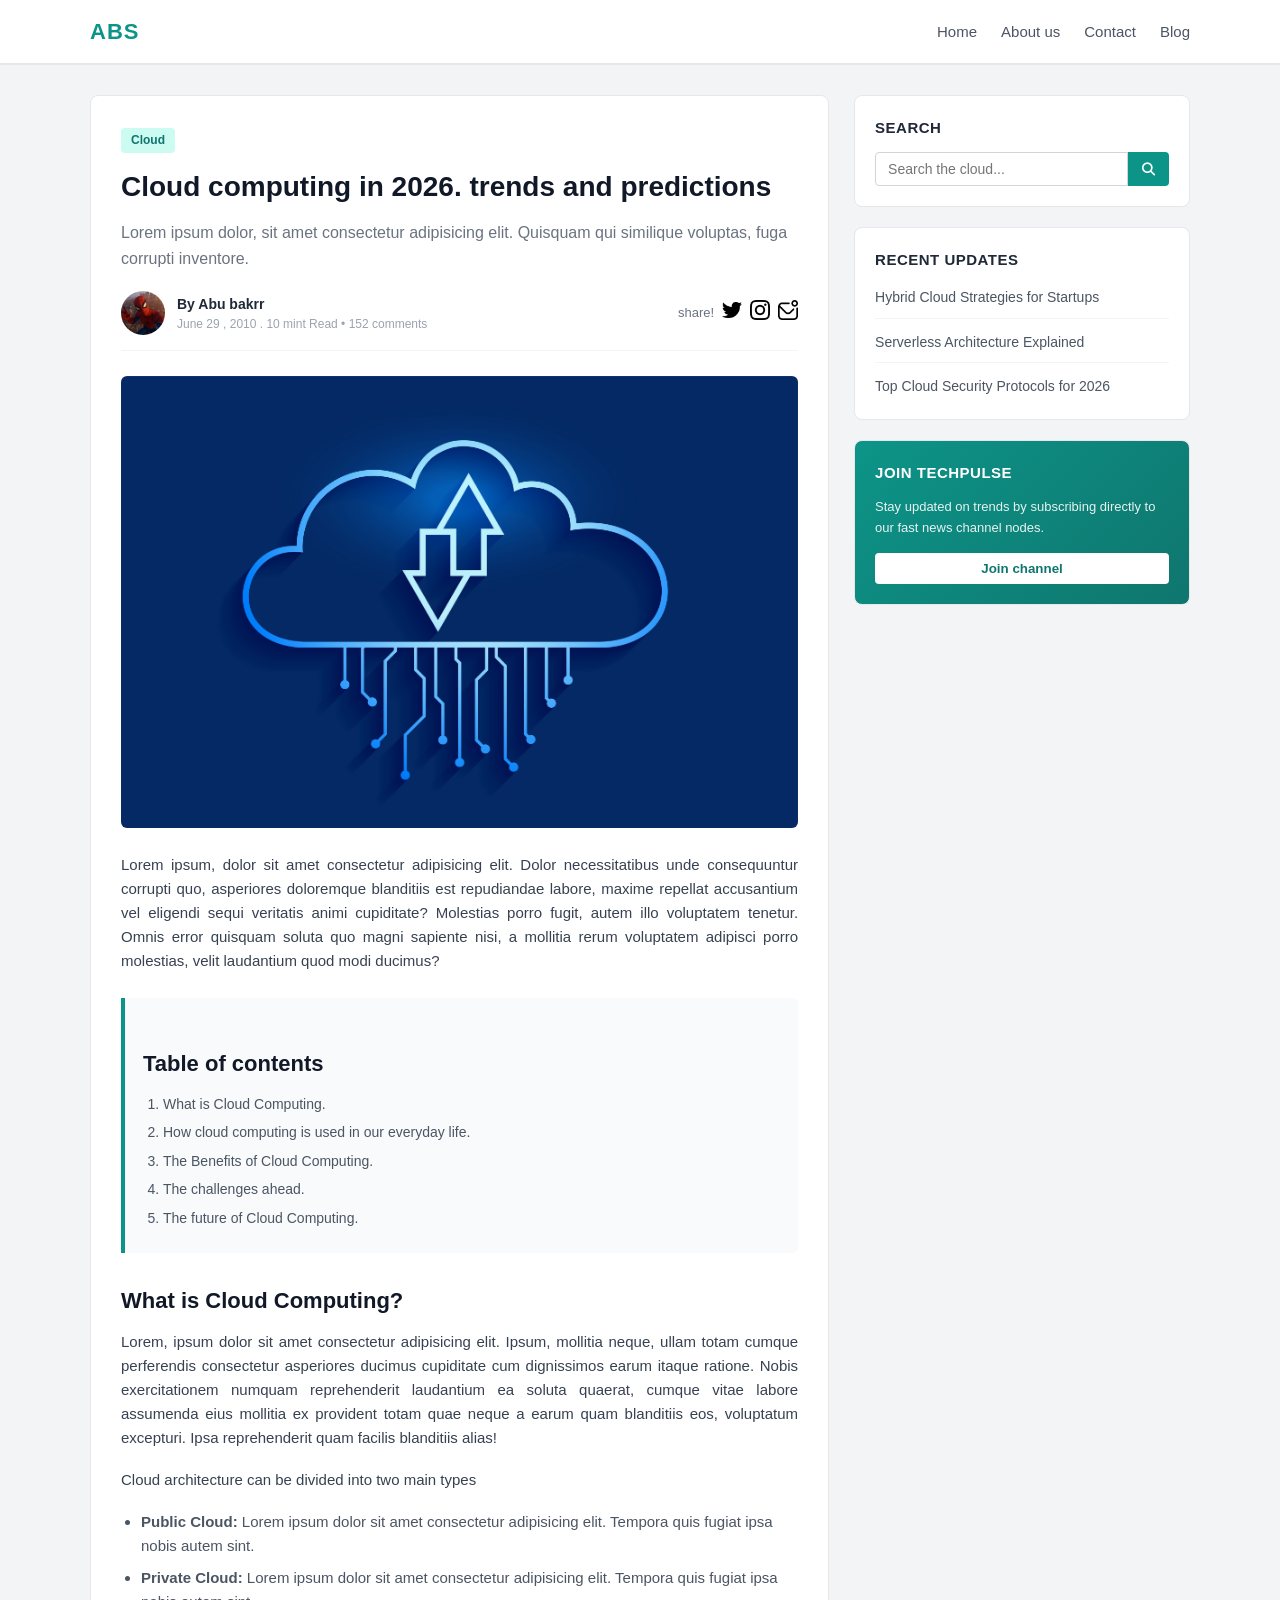
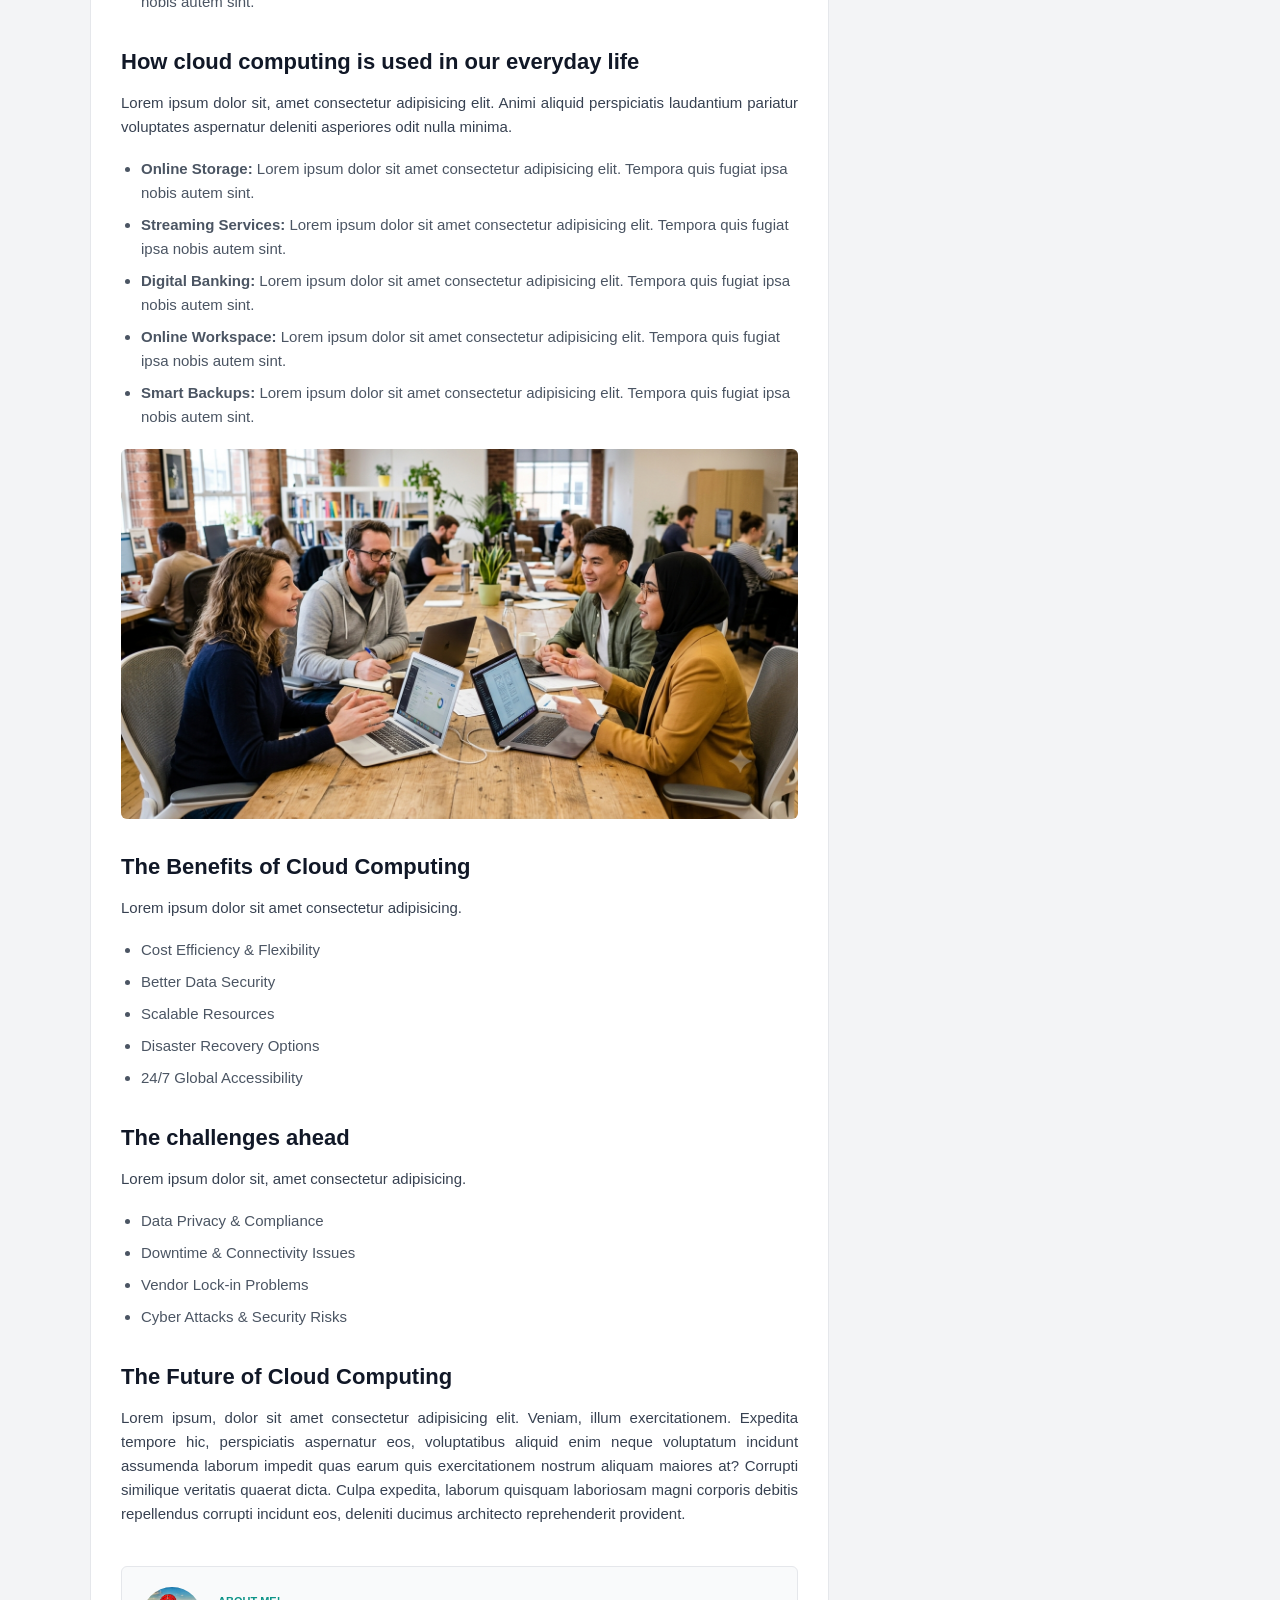
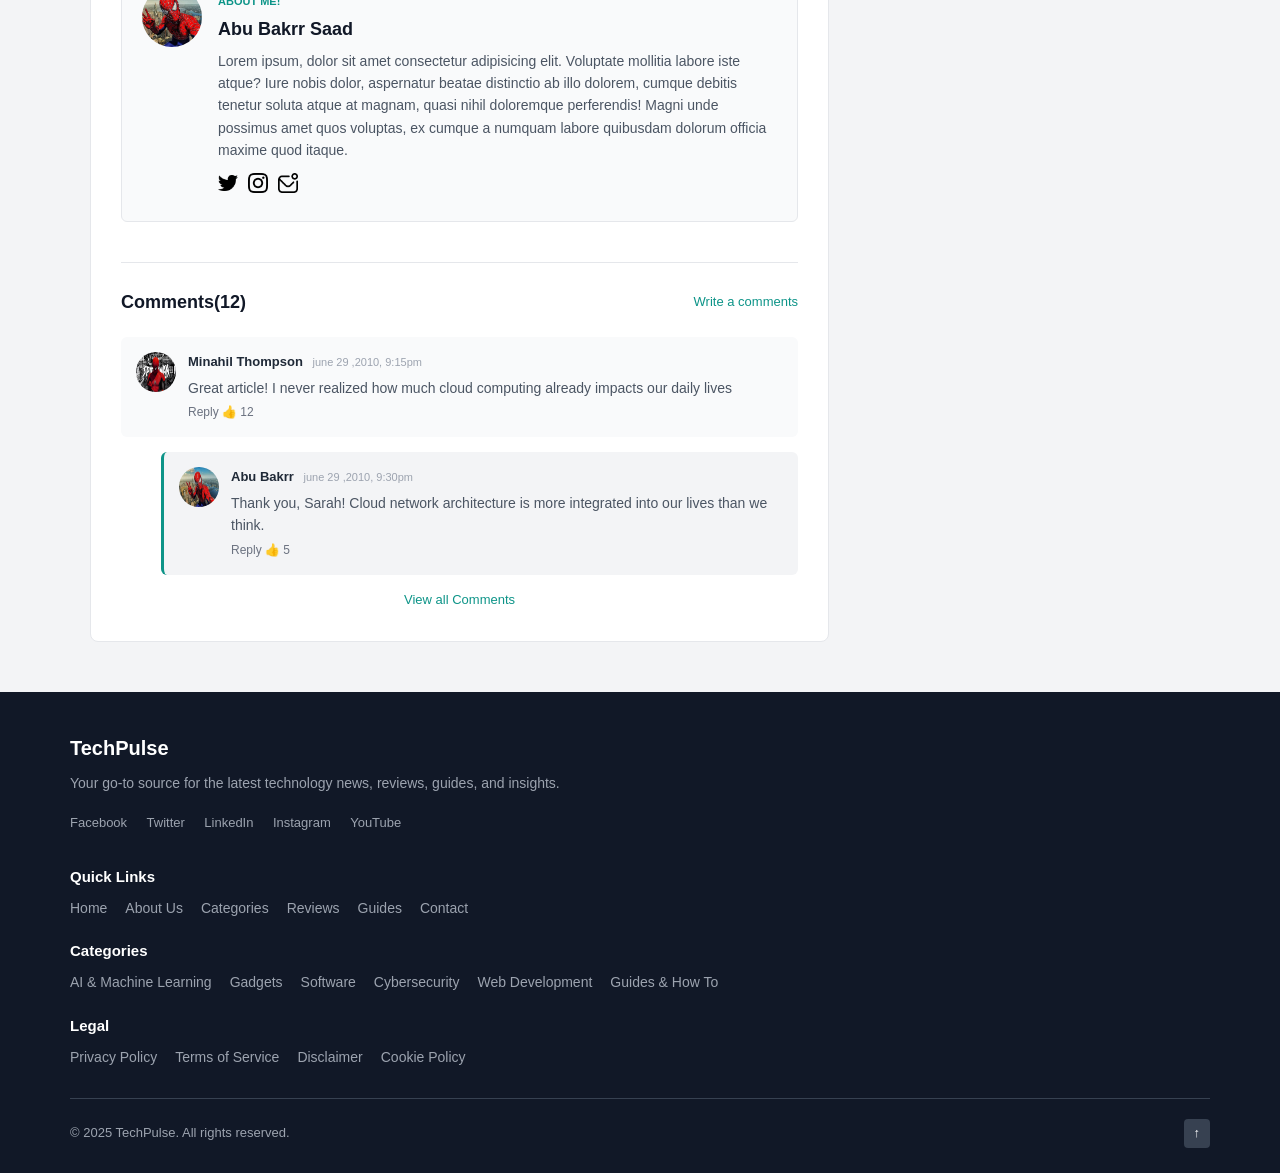
<file: cloud.html>
<!DOCTYPE html>
<html lang="en">
<head>
    <meta charset="UTF-8">
    <meta name="viewport" content="width=device-width, initial-scale=1.0">
    <title>Detailed-section</title>
    <link rel="stylesheet" href="cloud.css">
    <!-- Clean line icons setup -->
    <link rel="stylesheet" href="https://cdnjs.cloudflare.com/ajax/libs/font-awesome/6.4.0/css/all.min.css">
     <link rel="icon" href="image/android-chrome-192x192 (1).png" type="image/png">
</head>
<body>
      <nav class="main-navbar">
    <div class="navbar-container">
        
        <div class="nav-brand">
            <span class="logo-text">ABS</span>
        </div>
        
        <!-- Hamburger Button -->
        <button class="hamburger-btn" id="hamburgerBtn" aria-label="Toggle menu">
            <span></span>
            <span></span>
            <span></span>
        </button>
        
        <div class="nav-menu" id="navMenu">
            <a href="index.html" class="nav-link active-link">Home</a>
            <a href="about.html" class="nav-link">About us</a>
            <a href="contact.html" class="nav-link">Contact</a>
            <a href="blog.html" class="nav-link">Blog</a>
        </div>

    </div>
</nav>

    <!-- 2-Column Responsive Base Layout -->
    <div class="blog-layout-container">
        
        <!-- LEFT MAIN CONTENT -->
        <main class="content-stream-panel">
            <span class="topic-tag">Cloud</span>
            <h1 class="main-title">Cloud computing in 2026. trends and predictions</h1>
            <p class="subtitle-lead">Lorem ipsum dolor, sit amet consectetur adipisicing elit. Quisquam qui similique voluptas, fuga corrupti inventore.</p>
            
            <div class="meta-author-box">
                <div class="author-profile">
                    <img src="image/spider2.jpeg" class="round-avatar" alt="spider image">
                    <div class="author-details">
                        <p class="name-string">By Abu bakrr</p>
                        <p class="time-string">June 29 , 2010 . 10 mint Read &bull; 152 comments</p>
                    </div>
                </div>
                <div class="share-actions">
                    <span class="share-text">share!</span>
                    <a href="#"><img src="image/twitter.png" width="20" alt="Twitter"></a>
                    <a href="#"><img src="image/instagram.png" width="20" alt="Instagram"></a>
                    <a href="#"><img src="image/envelope-dot.png" width="20" alt="Email"></a>
                </div>
            </div>

            <div class="featured-media-frame">
                <img src="image/cloud.webp" class="fluid-img" alt="Cloud image main banner">
            </div>

            <div class="rich-text-content">
                <p>Lorem ipsum, dolor sit amet consectetur adipisicing elit. Dolor necessitatibus unde consequuntur corrupti quo, asperiores doloremque blanditiis est repudiandae labore, maxime repellat accusantium vel eligendi sequi veritatis animi cupiditate? Molestias porro fugit, autem illo voluptatem tenetur. Omnis error quisquam soluta quo magni sapiente nisi, a mollitia rerum voluptatem adipisci porro molestias, velit laudantium quod modi ducimus?</p>
                
                <!-- Table of Contents block -->
                <div class="toc-container">
                    <h2 class="toc-heading">Table of contents</h2>
                    <ol class="toc-list">
                        <li>What is Cloud Computing.</li>
                        <li>How cloud computing is used in our everyday life.</li>
                        <li>The Benefits of Cloud Computing.</li>
                        <li>The challenges ahead.</li>
                        <li>The future of Cloud Computing.</li>
                    </ol>
                </div>

                <h2>What is Cloud Computing?</h2>
                <p>Lorem, ipsum dolor sit amet consectetur adipisicing elit. Ipsum, mollitia neque, ullam totam cumque perferendis consectetur asperiores ducimus cupiditate cum dignissimos earum itaque ratione. Nobis exercitationem numquam reprehenderit laudantium ea soluta quaerat, cumque vitae labore assumenda eius mollitia ex provident totam quae neque a earum quam blanditiis eos, voluptatum excepturi. Ipsa reprehenderit quam facilis blanditiis alias!</p>
                
                <p>Cloud architecture can be divided into two main types</p>
                <ul class="content-unordered-list">
                    <li><b>Public Cloud:</b> Lorem ipsum dolor sit amet consectetur adipisicing elit. Tempora quis fugiat ipsa nobis autem sint. </li>
                    <li><b>Private Cloud:</b> Lorem ipsum dolor sit amet consectetur adipisicing elit. Tempora quis fugiat ipsa nobis autem sint. </li>
                </ul>

                <h2>How cloud computing is used in our everyday life</h2>
                <p>Lorem ipsum dolor sit, amet consectetur adipisicing elit. Animi aliquid perspiciatis laudantium pariatur voluptates aspernatur deleniti asperiores odit nulla minima.</p>
                
                <ul class="content-unordered-list">
                    <li><b>Online Storage:</b> Lorem ipsum dolor sit amet consectetur adipisicing elit. Tempora quis fugiat ipsa nobis autem sint. </li>
                    <li><b>Streaming Services:</b> Lorem ipsum dolor sit amet consectetur adipisicing elit. Tempora quis fugiat ipsa nobis autem sint. </li>
                    <li><b>Digital Banking:</b> Lorem ipsum dolor sit amet consectetur adipisicing elit. Tempora quis fugiat ipsa nobis autem sint. </li>
                    <li><b>Online Workspace:</b> Lorem ipsum dolor sit amet consectetur adipisicing elit. Tempora quis fugiat ipsa nobis autem sint. </li>
                    <li><b>Smart Backups:</b> Lorem ipsum dolor sit amet consectetur adipisicing elit. Tempora quis fugiat ipsa nobis autem sint. </li>
                </ul>

                <div class="embedded-image-frame">
                    <img src="image/Metting.png" class="fluid-img" alt="Meeting infrastructure image">
                </div>

                <h2>The Benefits of Cloud Computing</h2>
                <p>Lorem ipsum dolor sit amet consectetur adipisicing.</p>
                <ul class="content-unordered-list">
                    <li>Cost Efficiency & Flexibility</li>
                    <li>Better Data Security</li>
                    <li>Scalable Resources</li>
                    <li>Disaster Recovery Options</li>
                    <li>24/7 Global Accessibility</li>
                </ul>

                <h2>The challenges ahead</h2>
                <p>Lorem ipsum dolor sit, amet consectetur adipisicing.</p>
                <ul class="content-unordered-list">
                    <li>Data Privacy & Compliance</li>
                    <li>Downtime & Connectivity Issues</li>
                    <li>Vendor Lock-in Problems</li>
                    <li>Cyber Attacks & Security Risks</li>
                </ul>

                <h2>The Future of Cloud Computing</h2>
                <p>Lorem ipsum, dolor sit amet consectetur adipisicing elit. Veniam, illum exercitationem. Expedita tempore hic, perspiciatis aspernatur eos, voluptatibus aliquid enim neque voluptatum incidunt assumenda laborum impedit quas earum quis exercitationem nostrum aliquam maiores at? Corrupti similique veritatis quaerat dicta. Culpa expedita, laborum quisquam laboriosam magni corporis debitis repellendus corrupti incidunt eos, deleniti ducimus architecto reprehenderit provident.</p>
            </div>

            <!-- About Author Bio Segment -->
            <div class="bio-widget-box">
                <img src="image/spider1.jpeg" class="bio-avatar" alt="Author image">
                <div class="bio-info">
                    <span class="bio-badge">About Me!</span>
                    <h2 class="bio-title">Abu Bakrr Saad</h2>
                    <p class="bio-paragraph">Lorem ipsum, dolor sit amet consectetur adipisicing elit. Voluptate mollitia labore iste atque? Iure nobis dolor, aspernatur beatae distinctio ab illo dolorem, cumque debitis tenetur soluta atque at magnam, quasi nihil doloremque perferendis! Magni unde possimus amet quos voluptas, ex cumque a numquam labore quibusdam dolorum officia maxime quod itaque.</p>
                    <div class="bio-socials">
                        <a href="#"><img src="image/twitter.png" width="20" alt="Twitter"></a>
                        <a href="#"><img src="image/instagram.png" width="20" alt="Instagram"></a>
                        <a href="#"><img src="image/envelope-dot.png" width="20" alt="Email"></a>
                    </div>
                </div>
            </div>

            <!-- Threaded Comments Feed -->
            <div class="comments-section-container">
                <div class="comments-header-flex">
                    <h2 class="section-title-label">Comments(12)</h2>
                    <span class="action-trigger-label">Write a comments</span>
                </div>
                
                <!-- Comment Card 1 -->
                <div class="comment-item-card">
                    <img src="image/spider3.jpeg" class="comment-avatar" alt="Minahil profile">
                    <div class="comment-body">
                        <p class="comment-user-meta"><b>Minahil Thompson</b> <span class="comment-date">june 29 ,2010, 9:15pm</span></p>
                        <p class="comment-message-text">Great article! I never realized how much cloud computing already impacts our daily lives</p>
                        <p class="comment-feedback">Reply 👍 12</p>
                    </div>
                </div>

                <!-- Comment Card 2 (Reply) -->
                <div class="comment-item-card direct-reply">
                    <img src="image/spider1.jpeg" class="comment-avatar" alt="Abu Bakrr profile">
                    <div class="comment-body">
                        <p class="comment-user-meta"><b>Abu Bakrr</b> <span class="comment-date">june 29 ,2010, 9:30pm</span></p>
                        <p class="comment-message-text">Thank you, Sarah! Cloud network architecture is more integrated into our lives than we think.</p>
                        <p class="comment-feedback">Reply 👍 5</p>
                    </div>
                </div>
                
                <span class="load-more-comments">View all Comments</span>
            </div>
        </main>

        <!-- RIGHT SIDEBAR PANEL -->
        <aside class="sidebar-navigation-panel">
            
            <div class="sidebar-block-card">
                <h3 class="sidebar-card-title">Search</h3>
                <div class="search-input-group">
                    <input type="text" placeholder="Search the cloud..." class="search-field">
                    <button class="search-submit"><i class="fa-solid fa-magnifying-glass"></i></button>
                </div>
            </div>

            <div class="sidebar-block-card">
                <h3 class="sidebar-card-title">Recent Updates</h3>
                <ul class="sidebar-links-stack">
                    <li><a href="#" class="sidebar-item-link">Hybrid Cloud Strategies for Startups</a></li>
                    <li><a href="#" class="sidebar-item-link">Serverless Architecture Explained</a></li>
                    <li><a href="#" class="sidebar-item-link">Top Cloud Security Protocols for 2026</a></li>
                </ul>
            </div>

            <div class="sidebar-block-card promo-blue-card">
                <h3 class="sidebar-card-title text-white">Join TechPulse</h3>
                <p class="promo-text">Stay updated on trends by subscribing directly to our fast news channel nodes.</p>
                <button class="promo-btn">Join channel</button>
            </div>

        </aside>

    </div>

    <!-- Medium Styled Preserved Footer Structure -->
    <footer class="site-footer">
        <div class="footer-segment-brand">
            <h2 class="footer-logo">TechPulse</h2>
            <p class="footer-desc">Your go-to source for the latest technology news, reviews, guides, and insights.</p>
            <div class="footer-social-row">
                <a href="#" aria-label="Facebook">Facebook</a>
                <a href="#" aria-label="Twitter">Twitter</a>
                <a href="#" aria-label="LinkedIn">LinkedIn</a>
                <a href="#" aria-label="Instagram">Instagram</a>
                <a href="#" aria-label="YouTube">YouTube</a>
            </div>
        </div>

        <div class="footer-links-grid-medium">
            <div class="footer-links-group">
                <h3 class="footer-title">Quick Links</h3>
                <div class="inline-links-row">
                    <a href="#">Home</a>
                    <a href="#">About Us</a>
                    <a href="#">Categories</a>
                    <a href="#">Reviews</a>
                    <a href="#">Guides</a>
                    <a href="#">Contact</a>
                </div>
            </div>

            <div class="footer-links-group">
                <h3 class="footer-title">Categories</h3>
                <div class="inline-links-row">
                    <a href="#">AI & Machine Learning</a>
                    <a href="#">Gadgets</a>
                    <a href="#">Software</a>
                    <a href="#">Cybersecurity</a>
                    <a href="#">Web Development</a>
                    <a href="#">Guides & How To</a>
                </div>
            </div>

            <div class="footer-links-group">
                <h3 class="footer-title">Legal</h3>
                <div class="inline-links-row">
                    <a href="#">Privacy Policy</a>
                    <a href="#">Terms of Service</a>
                    <a href="#">Disclaimer</a>
                    <a href="#">Cookie Policy</a>
                </div>
            </div>
        </div>

        <hr class="footer-divider">

        <div class="footer-bottom-bar">
            <p class="footer-copyright">&copy; 2025 TechPulse. All rights reserved.</p>
            <a href="#" class="scroll-top-btn">&uparrow;</a>
        </div>
    </footer>
    <script>
    const hamburgerBtn = document.getElementById('hamburgerBtn');
    const navMenu = document.getElementById('navMenu');

    hamburgerBtn.addEventListener('click', () => {
        hamburgerBtn.classList.toggle('active');
        navMenu.classList.toggle('active');
    });
</script>
</body>
</html>
</file>
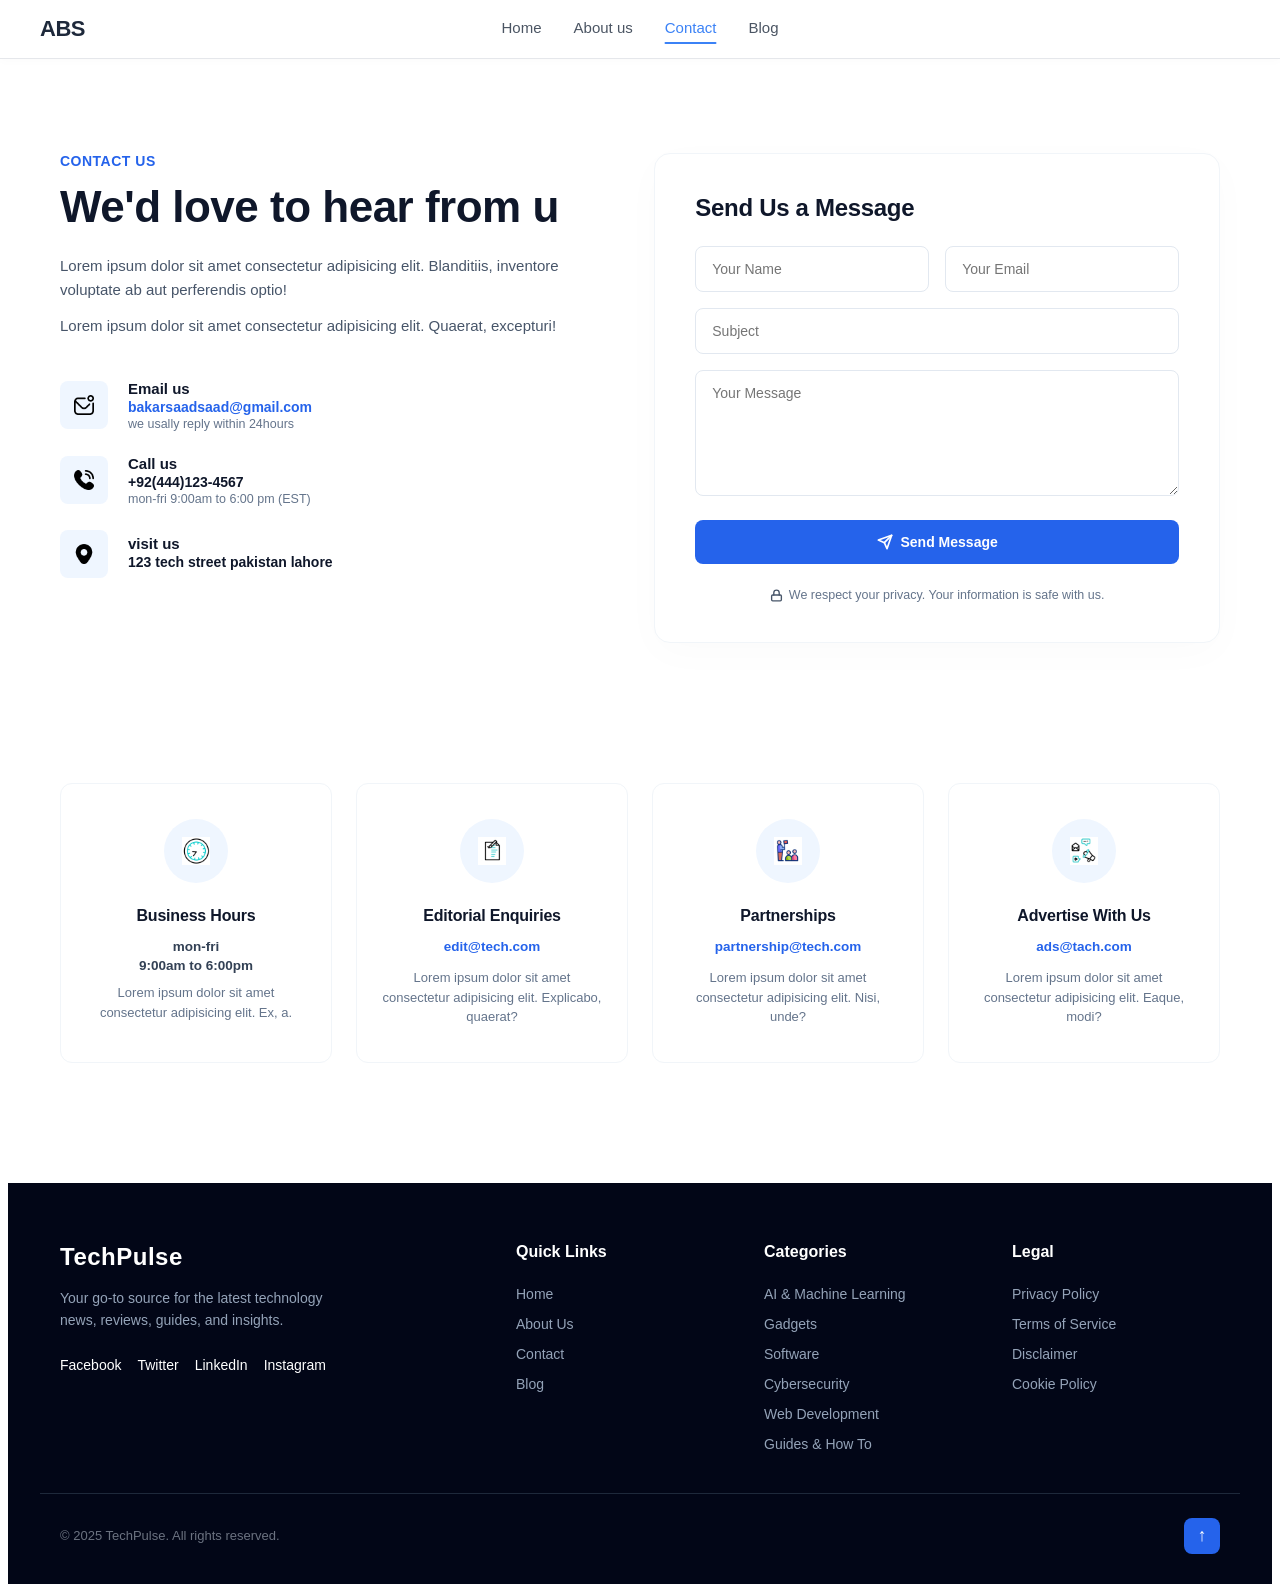
<file: contact.html>
<!DOCTYPE html>
<html lang="en">
    <head>
    <meta charset="UTF-8">
    <meta name="viewport" content="width=device-width, initial-scale=1.0">
    
    <!-- Title and Description -->
    <title>Contact Us - TechPulse</title>
    <meta name="description" content="Get in touch with TechPulse for inquiries, feedback, or technical support.">
    
    <!-- WhatsApp / Facebook Preview Tags (Open Graph) -->
    <meta property="og:title" content="Contact Us - TechPulse">
    <meta property="og:description" content="Have questions or feedback? Reach out to us today!">
    <meta property="og:image" content="https://abs0-cmd.github.io/abs-repository/image/android-chrome-192x192%20(1).png">
    <meta property="og:url" content="https://abs0-cmd.github.io/abs-repository/contact.html">
    <meta property="og:type" content="website">

    <link rel="stylesheet" href="contact.css">
    <link rel="icon" href="image/android-chrome-192x192 (1).png" type="image/png">
</head>
<body>
  <nav class="main-navbar">
    <div class="navbar-container">
        
        <div class="nav-brand">
            <span class="logo-text">ABS</span>
        </div>
        
        <!-- Hamburger Button -->
        <button class="hamburger-btn" id="hamburgerBtn" aria-label="Toggle menu">
            <span></span>
            <span></span>
            <span></span>
        </button>
        
        <div class="nav-menu" id="navMenu">
            <a href="index.html" class="nav-link ">Home</a>
            <a href="about.html" class="nav-link">About us</a>
            <a href="contact.html" class="nav-link active-link">Contact</a>
            <a href="blog.html" class="nav-link">Blog</a>
        </div>

    </div>
</nav>

<section class="contact-page-section">
    <div class="contact-page-container">
        
        <!-- LEFT COLUMN: Contact Text & Info Cards -->
        <div class="contact-info-side">
            <span class="info-top-tag">Contact us</span>
            <h2 class="info-main-heading">We'd love to hear from u</h2>
            
            <div class="info-intro-text">
                <p>Lorem ipsum dolor sit amet consectetur adipisicing elit. Blanditiis, inventore voluptate ab aut perferendis optio!</p>
                <p>Lorem ipsum dolor sit amet consectetur adipisicing elit. Quaerat, excepturi!</p>
            </div>

            <!-- Vertical Info List Box -->
            <div class="info-vertical-list">
                
                <!-- Row 1: Email Box -->
                <div class="info-inline-item">
                    <div class="info-icon-square">
                        <img src="image/envelope-dot.png" alt="Email Icon">
                    </div>
                    <div class="info-item-text">
                        <p class="info-block-title"><b>Email us</b></p>
                        <p class="info-main-data mail-link">bakarsaadsaad@gmail.com</p>
                        <p class="info-sub-text">we usally reply within 24hours</p>
                    </div>
                </div>

                <!-- Row 2: Call Box -->
                <div class="info-inline-item">
                    <div class="info-icon-square">
                        <img src="image/phone-call.png" alt="Phone Icon">
                    </div>
                    <div class="info-item-text">
                        <p class="info-block-title"><b>Call us</b></p>
                        <p class="info-main-data phone-tag">+92(444)123-4567</p>
                        <p class="info-sub-text">mon-fri 9:00am to 6:00 pm (EST)</p>
                    </div>
                </div>

                <!-- Row 3: Visit Box -->
                <div class="info-inline-item">
                    <div class="info-icon-square">
                        <img src="image/marker.png" alt="Location Marker Icon">
                    </div>
                    <div class="info-item-text">
                        <p class="info-block-title"><b>visit us</b></p>
                        <p class="info-main-data">123 tech street pakistan lahore</p>
                    </div>
                </div>

            </div>
        </div>

        <!-- RIGHT COLUMN: Message Form Card Frame -->
        <div class="contact-form-side">
            <div class="form-card-box">
                <h3 class="form-main-title">Send Us a Message</h3>
                
                <!-- Updated Form Tag with Formspree Endpoint -->
                <form action="https://formspree.io/f/mykrparl" method="POST" class="contact-main-form">
                    
                    <!-- Name & Email Rows -->
                    <div class="form-inline-row">
                        <div class="input-group-field">
                            <input type="text" name="name" placeholder="Your Name" required>
                        </div>
                        <div class="input-group-field">
                            <input type="email" name="email" placeholder="Your Email" required>
                        </div>
                    </div>

                    <!-- Subject Field -->
                    <div class="form-full-row">
                        <input type="text" name="subject" placeholder="Subject" required>
                    </div>

                    <!-- Textarea Message -->
                    <div class="form-full-row">
                        <textarea name="message" placeholder="Your Message" rows="6" required></textarea>
                    </div>

                    <!-- Submit Button -->
                    <div class="form-action-row">
                        <button type="submit" class="contact-submit-btn">
                            <svg xmlns="http://www.w3.org/2000/svg" width="16" height="16" viewBox="0 0 24 24" fill="none" stroke="currentColor" stroke-width="2.5" stroke-linecap="round" stroke-linejoin="round"><line x1="22" y1="2" x2="11" y2="13"></line><polygon points="22 2 15 22 11 13 2 9 22 2"></polygon></svg>
                            <span>Send Message</span>
                        </button>
                    </div>

                    <!-- Privacy Note -->
                    <div class="form-privacy-note">
                        <svg xmlns="http://www.w3.org/2000/svg" width="13" height="13" viewBox="0 0 24 24" fill="none" stroke="currentColor" stroke-width="2.5" stroke-linecap="round" stroke-linejoin="round"><rect x="3" y="11" width="18" height="11" rx="2" ry="2"></rect><path d="M7 11V7a5 5 0 0 1 10 0v4"></path></svg>
                        <span>We respect your privacy. Your information is safe with us.</span>
                    </div>
                </form>
            </div>
        </div>

    </div>
</section>

<section class="inquiries-grid-section">
    <div class="inquiries-container-row">
        
        <!-- Card 1: Business Hours -->
        <div class="inquiry-card-item">
            <div class="inquiry-icon-circle">
                <img src="image/midnight.gif" width="56" alt="Business Hours">
            </div>
            <h4 class="inquiry-title">Business Hours</h4>
            <div class="inquiry-content-text">
                <p class="inquiry-highlight">mon-fri</p>
                <p class="inquiry-highlight">9:00am to 6:00pm</p>
                <p class="inquiry-description">Lorem ipsum dolor sit amet consectetur adipisicing elit. Ex, a.</p>
            </div>
        </div>

        <!-- Card 2: Editorial Enquiries -->
        <div class="inquiry-card-item">
            <div class="inquiry-icon-circle">
                <img src="image/checklist.gif" width="56" alt="Editorial Enquiries">
            </div>
            <h4 class="inquiry-title">Editorial Enquiries</h4>
            <div class="inquiry-content-text">
                <p class="inquiry-link-data">edit@tech.com</p>
                <p class="inquiry-description">Lorem ipsum dolor sit amet consectetur adipisicing elit. Explicabo, quaerat?</p>
            </div>
        </div>

        <!-- Card 3: Partnership -->
        <div class="inquiry-card-item">
            <div class="inquiry-icon-circle">
                <img src="image/excursion.gif" width="56" alt="Partnerships">
            </div>
            <h4 class="inquiry-title">Partnerships</h4>
            <div class="inquiry-content-text">
                <p class="inquiry-link-data">partnership@tech.com</p>
                <p class="inquiry-description">Lorem ipsum dolor sit amet consectetur adipisicing elit. Nisi, unde?</p>
            </div>
        </div>

        <!-- Card 4: Advertise With Us -->
        <div class="inquiry-card-item">
            <div class="inquiry-icon-circle">
                <img src="image/marketing.gif" width="56" alt="Advertise">
            </div>
            <h4 class="inquiry-title">Advertise With Us</h4>
            <div class="inquiry-content-text">
                <p class="inquiry-link-data">ads@tach.com</p>
                <p class="inquiry-description">Lorem ipsum dolor sit amet consectetur adipisicing elit. Eaque, modi?</p>
            </div>
        </div>

    </div>
</section>
  
<footer class="site-footer">
  <div class="footer-container">
    
    <div class="footer-column footer-brand">
      <h2 class="footer-logo">TechPulse</h2>
      <p class="footer-desc">Your go-to source for the latest technology news, reviews, guides, and insights.</p>
      
      <!-- Social Links with IDs -->
      <div class="footer-socials">
        <a href="#" id="social-facebook" aria-label="Facebook">Facebook</a>
        <a href="#" id="social-twitter" aria-label="Twitter">Twitter</a>
        <a href="#" id="social-linkedin" aria-label="LinkedIn">LinkedIn</a>
        <a href="#" id="social-instagram" aria-label="Instagram">Instagram</a>
      </div>
    </div>

    <!-- Updated 4 Clickable Quick Links -->
    <div class="footer-column">
      <h3 class="footer-title">Quick Links</h3>
      <ul class="footer-links">
        <li><a href="index.html">Home</a></li>
        <li><a href="about.html">About Us</a></li>
        <li><a href="contact.html">Contact</a></li>
        <li><a href="blog.html">Blog</a></li>
      </ul>
    </div>

    <div class="footer-column">
      <h3 class="footer-title">Categories</h3>
      <ul class="footer-links">
        <li><a href="#">AI & Machine Learning</a></li>
        <li><a href="#">Gadgets</a></li>
        <li><a href="#">Software</a></li>
        <li><a href="#">Cybersecurity</a></li>
        <li><a href="#">Web Development</a></li>
        <li><a href="#">Guides & How To</a></li>
      </ul>
    </div>

    <div class="footer-column">
      <h3 class="footer-title">Legal</h3>
      <ul class="footer-links">
        <li><a href="#">Privacy Policy</a></li>
        <li><a href="#">Terms of Service</a></li>
        <li><a href="#">Disclaimer</a></li>
        <li><a href="#">Cookie Policy</a></li>
      </ul>
    </div>

  </div>

  <hr class="footer-divider">

  <div class="footer-bottom">
    <p class="footer-copyright">&copy; 2025 TechPulse. All rights reserved.</p>
    <a href="#" class="scroll-top-btn">&uparrow;</a>
  </div>
</footer>

<script>
    const hamburgerBtn = document.getElementById('hamburgerBtn');
    const navMenu = document.getElementById('navMenu');

    hamburgerBtn.addEventListener('click', () => {
        hamburgerBtn.classList.toggle('active');
        navMenu.classList.toggle('active');
    });
</script>
</body>
</html>
</file>
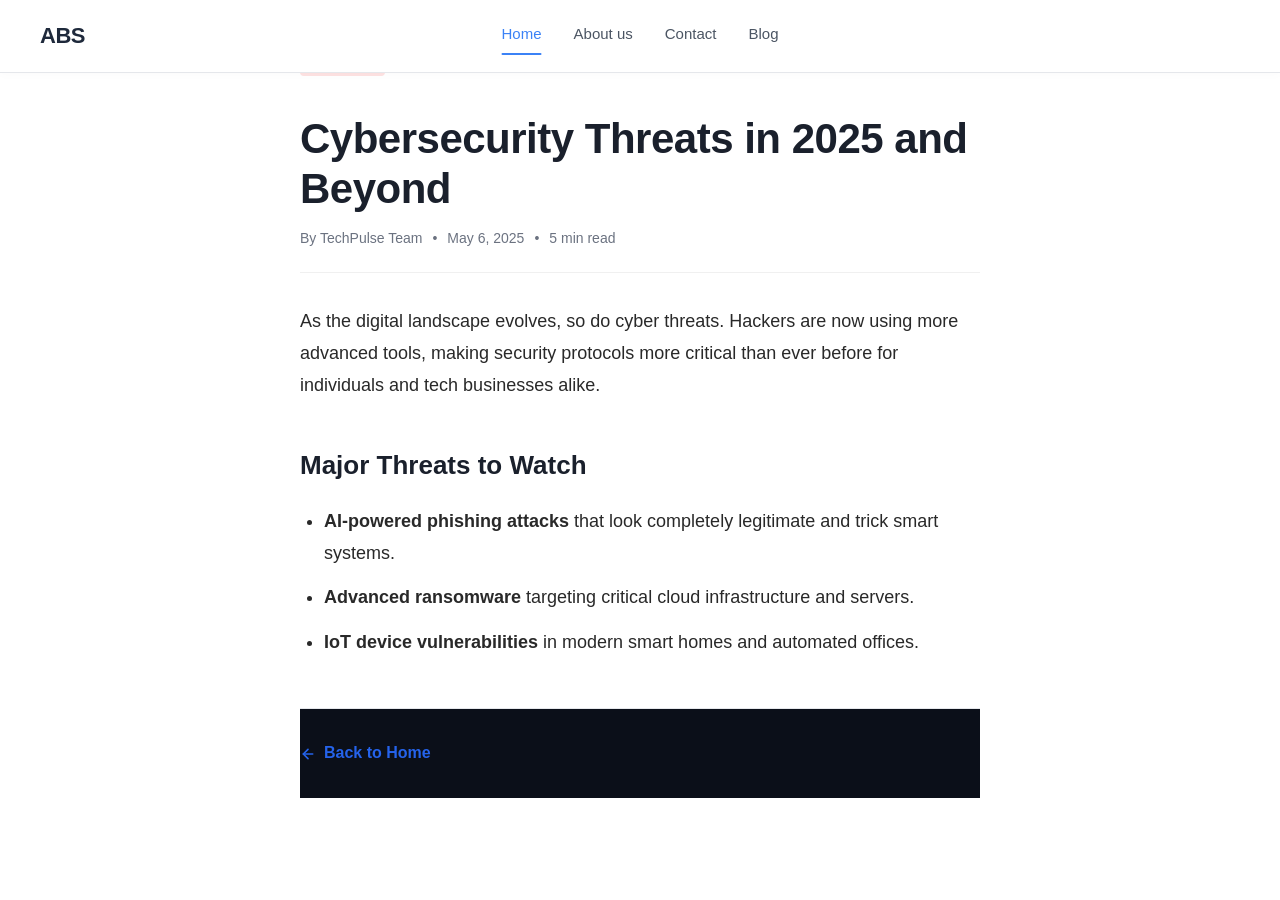
<file: cyber.html>
<!DOCTYPE html>
<html lang="en">
<head>
    <meta charset="UTF-8">
    <meta name="viewport" content="width=device-width, initial-scale=1.0">
    <title>Cybersecurity Threats in 2025 and Beyond</title>
    <!-- Website ka look consistency mein rakhne ke liye -->
    <link rel="stylesheet" href="home.css">
    <link rel="icon" href="image/android-chrome-192x192 (1).png" type="image/png">
    
    <style>
        /* --- ARTICLE PAGE CUSTOM STYLING --- */
        body {
            font-family: -apple-system, BlinkMacSystemFont, "Segoe UI", Roboto, Helvetica, Arial, sans-serif;
            color: #191919;
            background-color: #fff;
            margin: 0;
            padding: 0;
            line-height: 1.8;
        }

        .article-container {
            max-width: 680px; /* Clean reading layout */
            margin: 50px auto;
            padding: 0 20px;
        }

        .article-header {
            margin-bottom: 32px;
            border-bottom: 1px solid #f0f0f0;
            padding-bottom: 20px;
        }

        .article-title {
            font-size: 42px;
            font-weight: 700;
            line-height: 1.2;
            color: #1a202c;
            margin-bottom: 12px;
            letter-spacing: -0.5px;
        }

        .article-meta {
            font-size: 14px;
            color: #6b7280;
            display: flex;
            align-items: center;
            gap: 10px;
        }

        .article-badge {
            background-color: #fee2e2;
            color: #dc2626; /* Cybersecurity ke liye professional red badge */
            padding: 4px 10px;
            border-radius: 4px;
            font-weight: 600;
            font-size: 12px;
            text-transform: uppercase;
        }

        .article-main p {
            font-size: 18px;
            color: #292929;
            margin-bottom: 24px;
            word-break: break-word;
        }

        .article-main h2 {
            font-size: 26px;
            font-weight: 700;
            color: #1a202c;
            margin-top: 40px;
            margin-bottom: 16px;
        }

        .article-features-list {
            padding-left: 24px;
            margin-bottom: 30px;
        }

        .article-features-list li {
            font-size: 18px;
            color: #292929;
            margin-bottom: 12px;
        }

        .article-footer {
            margin-top: 50px;
            border-top: 1px solid #e5e7eb;
            padding-top: 30px;
            display: flex;
            justify-content: space-between;
            align-items: center;
        }

        .back-home-btn {
            display: inline-flex;
            align-items: center;
            gap: 8px;
            color: #2563eb;
            text-decoration: none;
            font-weight: 600;
            font-size: 16px;
            transition: color 0.2s ease;
        }

        .back-home-btn:hover {
            color: #1d4ed8;
            text-decoration: underline;
        }
    </style>
</head>
<body>

    <nav class="main-navbar">
    <div class="navbar-container">
        
        <div class="nav-brand">
            <span class="logo-text">ABS</span>
        </div>
        
        <!-- Hamburger Button -->
        <button class="hamburger-btn" id="hamburgerBtn" aria-label="Toggle menu">
            <span></span>
            <span></span>
            <span></span>
        </button>
        
        <div class="nav-menu" id="navMenu">
            <a href="index.html" class="nav-link active-link">Home</a>
            <a href="about.html" class="nav-link">About us</a>
            <a href="contact.html" class="nav-link">Contact</a>
            <a href="blog.html" class="nav-link">Blog</a>
        </div>

    </div>
</nav>

    <!-- Detailed Article Section -->
    <article class="article-container">
        
        <header class="article-header">
            <div style="margin-bottom: 10px;">
                <span class="article-badge">Security</span>
            </div>
            <h1 class="article-title">Cybersecurity Threats in 2025 and Beyond</h1>
            <div class="article-meta">
                <span>By TechPulse Team</span>
                <span>•</span>
                <time datetime="2025-05-06">May 6, 2025</time>
                <span>•</span>
                <span>5 min read</span>
            </div>
        </header>

        <main class="article-main">
            <p>As the digital landscape evolves, so do cyber threats. Hackers are now using more advanced tools, making security protocols more critical than ever before for individuals and tech businesses alike.</p>
            
            <h2>Major Threats to Watch</h2>
            <ul class="article-features-list">
                <li><strong>AI-powered phishing attacks</strong> that look completely legitimate and trick smart systems.</li>
                <li><strong>Advanced ransomware</strong> targeting critical cloud infrastructure and servers.</li>
                <li><strong>IoT device vulnerabilities</strong> in modern smart homes and automated offices.</li>
            </ul>
        </main>

        <footer class="article-footer">
            <a href="index.html" class="back-home-btn">
                <svg xmlns="http://www.w3.org/2000/svg" width="16" height="16" viewBox="0 0 24 24" fill="none" stroke="currentColor" stroke-width="2.5" stroke-linecap="round" stroke-linejoin="round"><line x1="19" y1="12" x2="5" y2="12"></line><polyline points="12 19 5 12 12 5"></polyline></svg>
                Back to Home
            </a>
        </footer>

    </article>
<script>
    const hamburgerBtn = document.getElementById('hamburgerBtn');
    const navMenu = document.getElementById('navMenu');

    hamburgerBtn.addEventListener('click', () => {
        hamburgerBtn.classList.toggle('active');
        navMenu.classList.toggle('active');
    });
</script>
</body>
</html>
</file>
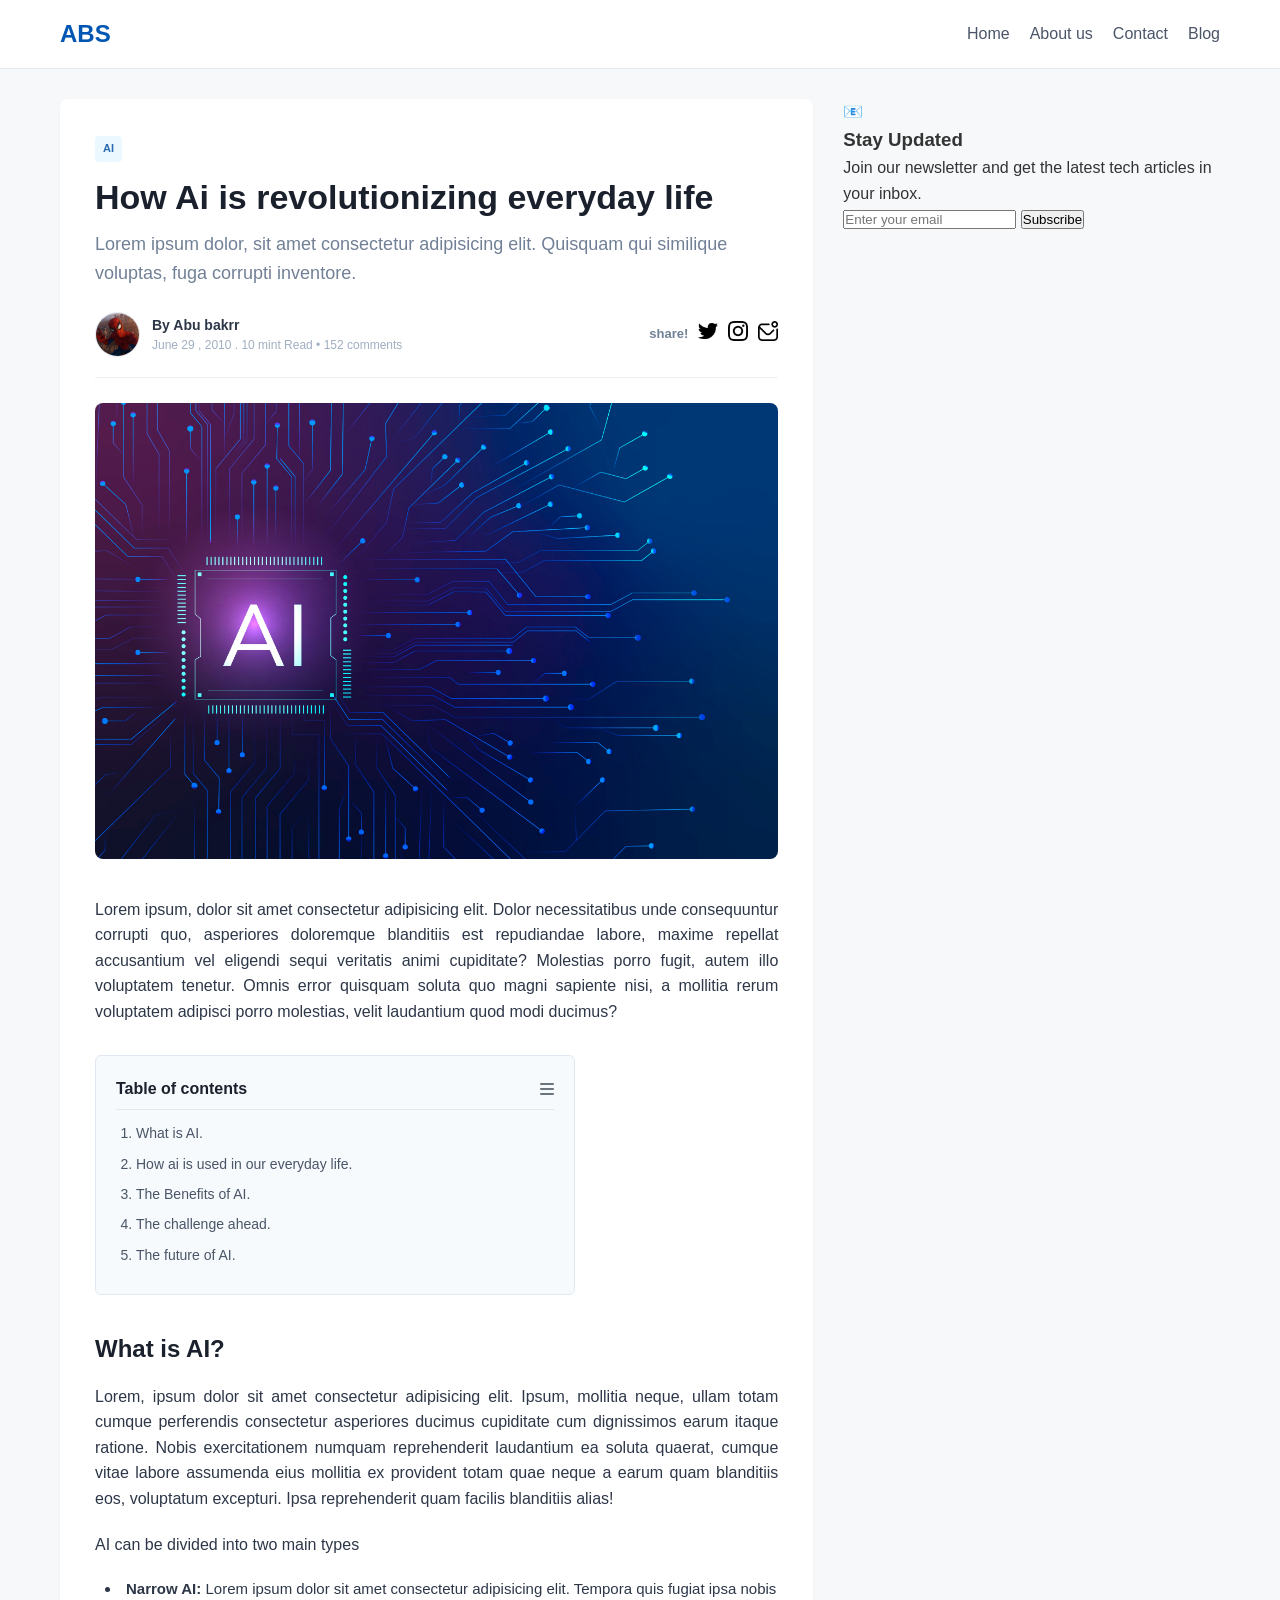
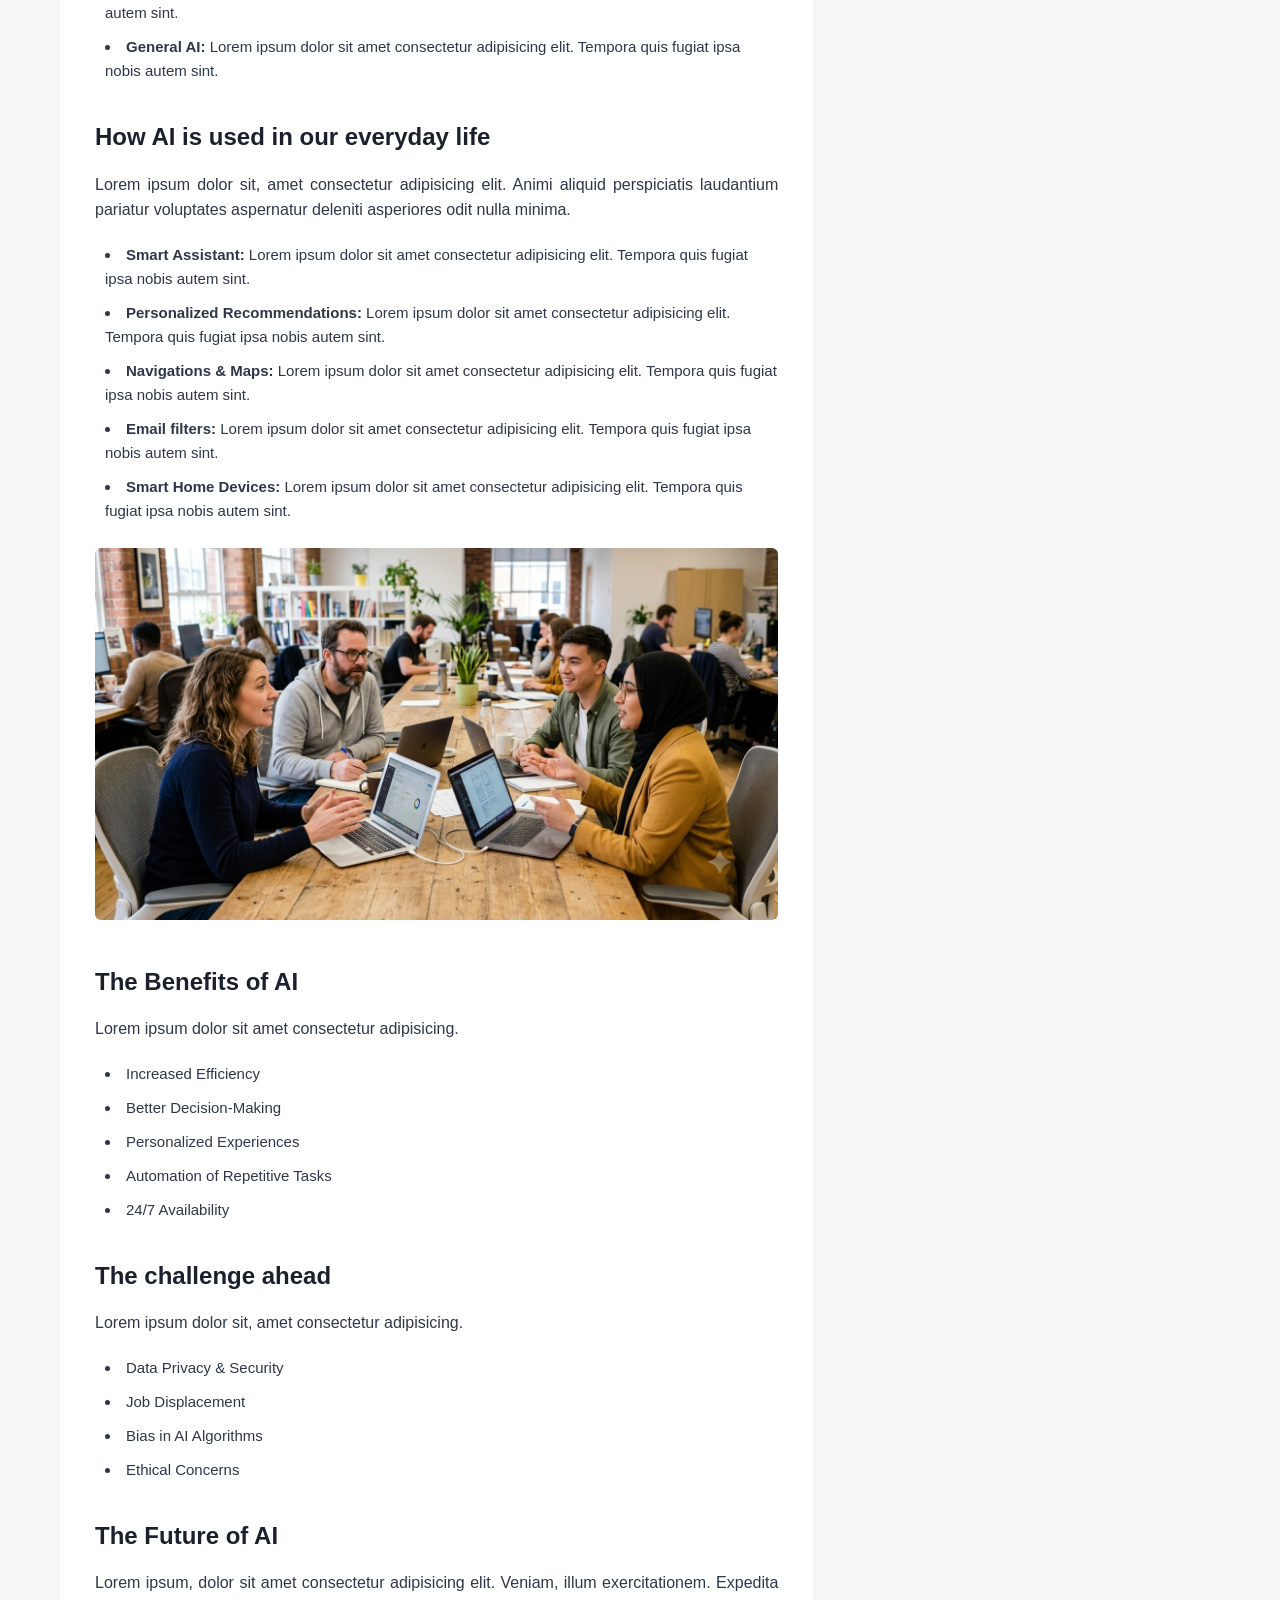
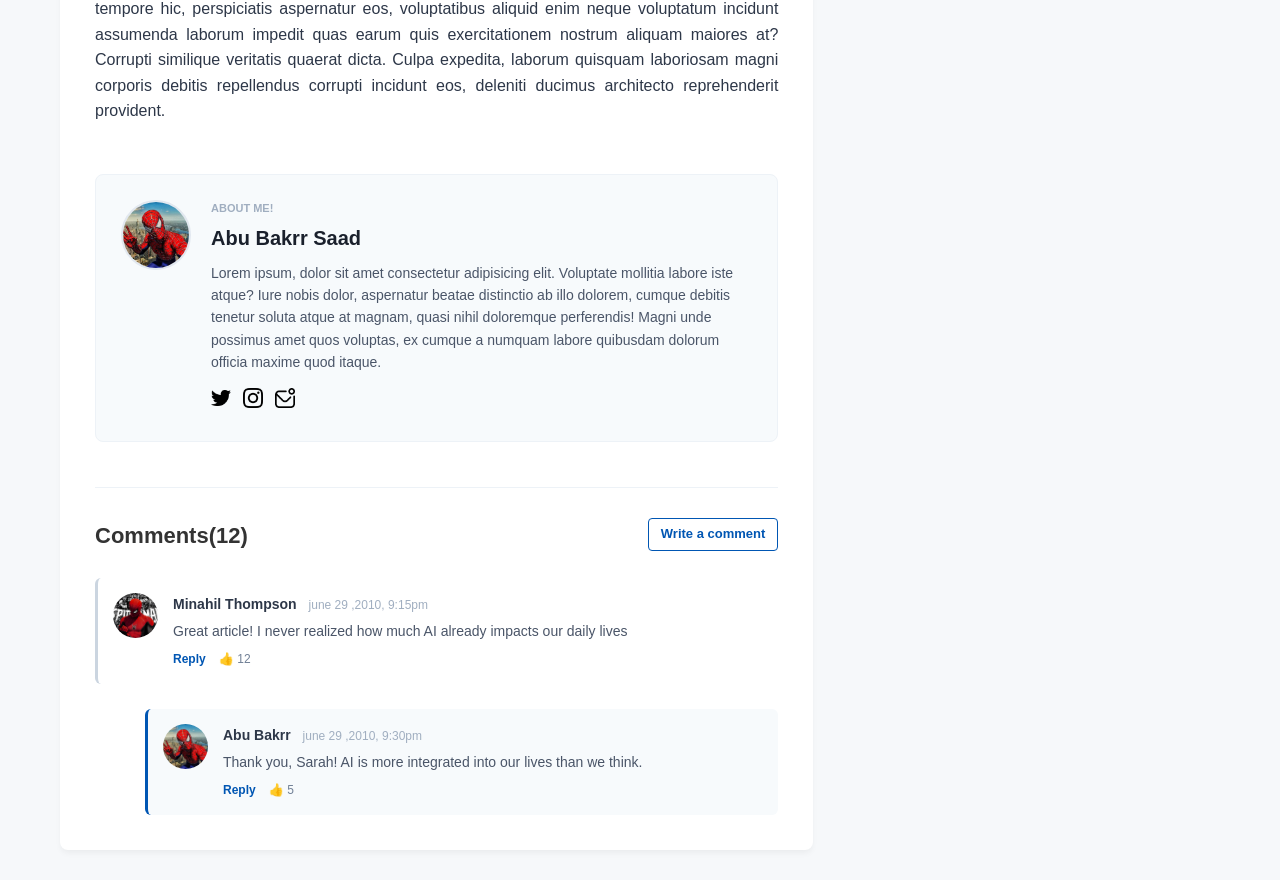
<file: detailed.html>
<!DOCTYPE html>
<html lang="en">
<head>
    <meta charset="UTF-8">
    <meta name="viewport" content="width=device-width, initial-scale=1.0">
    <title>Detailed-section</title>
    <link rel="stylesheet" href="detailed.css">
    <link rel="stylesheet" href="https://cdnjs.cloudflare.com/ajax/libs/font-awesome/6.4.0/css/all.min.css">
     <link rel="icon" href="image/android-chrome-192x192 (1).png" type="image/png">
</head>
<body>
    <nav class="main-navbar">
    <div class="navbar-container">
        
        <div class="nav-brand">
            <span class="logo-text">ABS</span>
        </div>
        
        <!-- Hamburger Button -->
        <button class="hamburger-btn" id="hamburgerBtn" aria-label="Toggle menu">
            <span></span>
            <span></span>
            <span></span>
        </button>
        
        <div class="nav-menu" id="navMenu">
            <a href="index.html" class="nav-link active-link">Home</a>
            <a href="about.html" class="nav-link">About us</a>
            <a href="contact.html" class="nav-link">Contact</a>
            <a href="blog.html" class="nav-link">Blog</a>
        </div>

    </div>
</nav>
    <div class="blog-detailed-grid-layout">
        <!-- LEFT COLUMN: Main content area -->
        <main class="main-content-area">
            <span class="category-tag-badge">AI</span>
            <h1 class="article-title-heading">How Ai is revolutionizing everyday life</h1>
            <p class="article-short-lead">Lorem ipsum dolor, sit amet consectetur adipisicing elit. Quisquam qui similique voluptas, fuga corrupti inventore.</p>
            
            <div class="author-meta-strip">
                <div class="author-profile-block">
                    <img src="image/spider2.jpeg" class="author-avatar" alt="spider image">
                    <div class="author-info-text">
                        <p class="author-name">By Abu bakrr</p>
                        <p class="publish-date-meta">June 29 , 2010 . 10 mint Read &bull; 152 comments</p>
                    </div>
                </div>
                <div class="share-links-toolbar">
                    <span class="share-label-text">share!</span>
                    <a href="#" class="share-icon-btn"><img src="image/twitter.png" width="20" alt="Twitter"></a>
                    <a href="#" class="share-icon-btn"><img src="image/instagram.png" width="20" alt="Instagram"></a>
                    <a href="#" class="share-icon-btn"><img src="image/envelope-dot.png" width="20" alt="Email"></a>
                </div>
            </div>

            <div class="main-hero-image-box">
                <img src="image/ai technology.webp" class="responsive-hero-img" alt="AI Technology main banner">
            </div>

            <div class="article-body-paragraphs">
                <p>Lorem ipsum, dolor sit amet consectetur adipisicing elit. Dolor necessitatibus unde consequuntur corrupti quo, asperiores doloremque blanditiis est repudiandae labore, maxime repellat accusantium vel eligendi sequi veritatis animi cupiditate? Molestias porro fugit, autem illo voluptatem tenetur. Omnis error quisquam soluta quo magni sapiente nisi, a mollitia rerum voluptatem adipisci porro molestias, velit laudantium quod modi ducimus?</p>
                
                <div class="table-of-contents-widget-box">
                    <h2 class="toc-title">Table of contents <i class="fa-solid fa-bars" style="float: right; font-size: 16px; margin-top: 5px; color: #6c757d;"></i></h2>
                    <ol class="toc-ordered-list">
                        <li>What is AI.</li>
                        <li>How ai is used in our everyday life.</li>
                        <li>The Benefits of AI.</li>
                        <li>The challenge ahead.</li>
                        <li>The future of AI.</li>
                    </ol>
                </div>

                <h2>What is AI?</h2>
                <p>Lorem, ipsum dolor sit amet consectetur adipisicing elit. Ipsum, mollitia neque, ullam totam cumque perferendis consectetur asperiores ducimus cupiditate cum dignissimos earum itaque ratione. Nobis exercitationem numquam reprehenderit laudantium ea soluta quaerat, cumque vitae labore assumenda eius mollitia ex provident totam quae neque a earum quam blanditiis eos, voluptatum excepturi. Ipsa reprehenderit quam facilis blanditiis alias!</p>
                
                <p>AI can be divided into two main types</p>
                <ul class="styled-bullet-points">
                    <li><b>Narrow AI:</b> Lorem ipsum dolor sit amet consectetur adipisicing elit. Tempora quis fugiat ipsa nobis autem sint. </li>
                    <li><b>General AI:</b> Lorem ipsum dolor sit amet consectetur adipisicing elit. Tempora quis fugiat ipsa nobis autem sint. </li>
                </ul>

                <h2>How AI is used in our everyday life</h2>
                <p>Lorem ipsum dolor sit, amet consectetur adipisicing elit. Animi aliquid perspiciatis laudantium pariatur voluptates aspernatur deleniti asperiores odit nulla minima.</p>
                
                <ul class="styled-bullet-points">
                    <li><b>Smart Assistant:</b> Lorem ipsum dolor sit amet consectetur adipisicing elit. Tempora quis fugiat ipsa nobis autem sint. </li>
                    <li><b>Personalized Recommendations:</b> Lorem ipsum dolor sit amet consectetur adipisicing elit. Tempora quis fugiat ipsa nobis autem sint. </li>
                    <li><b>Navigations & Maps:</b> Lorem ipsum dolor sit amet consectetur adipisicing elit. Tempora quis fugiat ipsa nobis autem sint. </li>
                    <li><b>Email filters:</b> Lorem ipsum dolor sit amet consectetur adipisicing elit. Tempora quis fugiat ipsa nobis autem sint. </li>
                    <li><b>Smart Home Devices:</b> Lorem ipsum dolor sit amet consectetur adipisicing elit. Tempora quis fugiat ipsa nobis autem sint. </li>
                </ul>

                <div class="inline-content-image">
                    <img src="image/Metting.png" class="responsive-body-img" alt="Meeting asset">
                </div>

                <h2>The Benefits of AI</h2>
                <p>Lorem ipsum dolor sit amet consectetur adipisicing.</p>
                <ul class="styled-bullet-points">
                    <li>Increased Efficiency</li>
                    <li>Better Decision-Making</li>
                    <li>Personalized Experiences</li>
                    <li>Automation of Repetitive Tasks</li>
                    <li>24/7 Availability</li>
                </ul>

                <h2>The challenge ahead</h2>
                <p>Lorem ipsum dolor sit, amet consectetur adipisicing.</p>
                <ul class="styled-bullet-points">
                    <li>Data Privacy & Security</li>
                    <li>Job Displacement</li>
                    <li>Bias in AI Algorithms</li>
                    <li>Ethical Concerns</li>
                </ul>

                <h2>The Future of AI</h2>
                <p>Lorem ipsum, dolor sit amet consectetur adipisicing elit. Veniam, illum exercitationem. Expedita tempore hic, perspiciatis aspernatur eos, voluptatibus aliquid enim neque voluptatum incidunt assumenda laborum impedit quas earum quis exercitationem nostrum aliquam maiores at? Corrupti similique veritatis quaerat dicta. Culpa expedita, laborum quisquam laboriosam magni corporis debitis repellendus corrupti incidunt eos, deleniti ducimus architecto reprehenderit provident.</p>
            </div>

            <!-- Author Box Container -->
            <div class="author-profile-bio-card">
                <img src="image/spider1.jpeg" class="bio-card-avatar" alt="Author image card">
                <div class="bio-card-details">
                    <span class="bio-header-label">About Me!</span>
                    <h2 class="bio-author-name">Abu Bakrr Saad</h2>
                    <p class="bio-author-desc">Lorem ipsum, dolor sit amet consectetur adipisicing elit. Voluptate mollitia labore iste atque? Iure nobis dolor, aspernatur beatae distinctio ab illo dolorem, cumque debitis tenetur soluta atque at magnam, quasi nihil doloremque perferendis! Magni unde possimus amet quos voluptas, ex cumque a numquam labore quibusdam dolorum officia maxime quod itaque.</p>
                    <div class="bio-social-links">
                        <a href="#"><img src="image/twitter.png" width="20" alt="Twitter"></a>
                        <a href="#"><img src="image/instagram.png" width="20" alt="Instagram"></a>
                        <a href="#"><img src="image/envelope-dot.png" width="20" alt="Email"></a>
                    </div>
                </div>
            </div>

            <!-- Comments Section Container -->
            <div class="comments-wrapper-section">
                <h2 class="comments-count-title">Comments(12)</h2>
                <span class="write-comment-trigger-btn">Write a comment</span>
                
                <!-- Comment 1 -->
                <div class="comment-item-node">
                    <img src="image/spider3.jpeg" class="commenter-avatar" alt="Minahil avatar">
                    <div class="comment-text-box">
                        <p class="comment-meta-header"><b>Minahil Thompson</b> <span class="comment-timestamp">june 29 ,2010, 9:15pm</span></p>
                        <p class="comment-content-msg">Great article! I never realized how much AI already impacts our daily lives</p>
                        <p class="comment-interaction-bar"><span class="reply-text-btn">Reply</span> 👍 12</p>
                    </div>
                </div>

                <!-- Comment 2 (Nested Author reply) -->
                <div class="comment-item-node nested-author-reply">
                    <img src="image/spider1.jpeg" class="commenter-avatar" alt="Abu bakar avatar">
                    <div class="comment-text-box">
                        <p class="comment-meta-header"><b>Abu Bakrr</b> <span class="comment-timestamp">june 29 ,2010, 9:30pm</span></p>
                        <p class="comment-content-msg">Thank you, Sarah! AI is more integrated into our lives than we think.</p>
                        <p class="comment-interaction-bar"><span class="reply-text-btn">Reply</span> 👍 5</p>
                    </div>
                </div>
            </div>
        </main>

        <!-- RIGHT COLUMN: Sidebar (Optional, if you want it identical to index styling later) -->
        <aside class="blog-sidebar">
            <div class="sidebar-newsletter-box">
                <div class="newsletter-icon">📧</div>
                <h3>Stay Updated</h3>
                <p>Join our newsletter and get the latest tech articles in your inbox.</p>
                <form class="newsletter-form">
                    <input type="email" placeholder="Enter your email" required>
                    <button type="submit">Subscribe</button>
                </form>
            </div>
        </aside>
    </div>
    <script>
    const hamburgerBtn = document.getElementById('hamburgerBtn');
    const navMenu = document.getElementById('navMenu');

    hamburgerBtn.addEventListener('click', () => {
        hamburgerBtn.classList.toggle('active');
        navMenu.classList.toggle('active');
    });
</script>
</body>
</html>
</file>
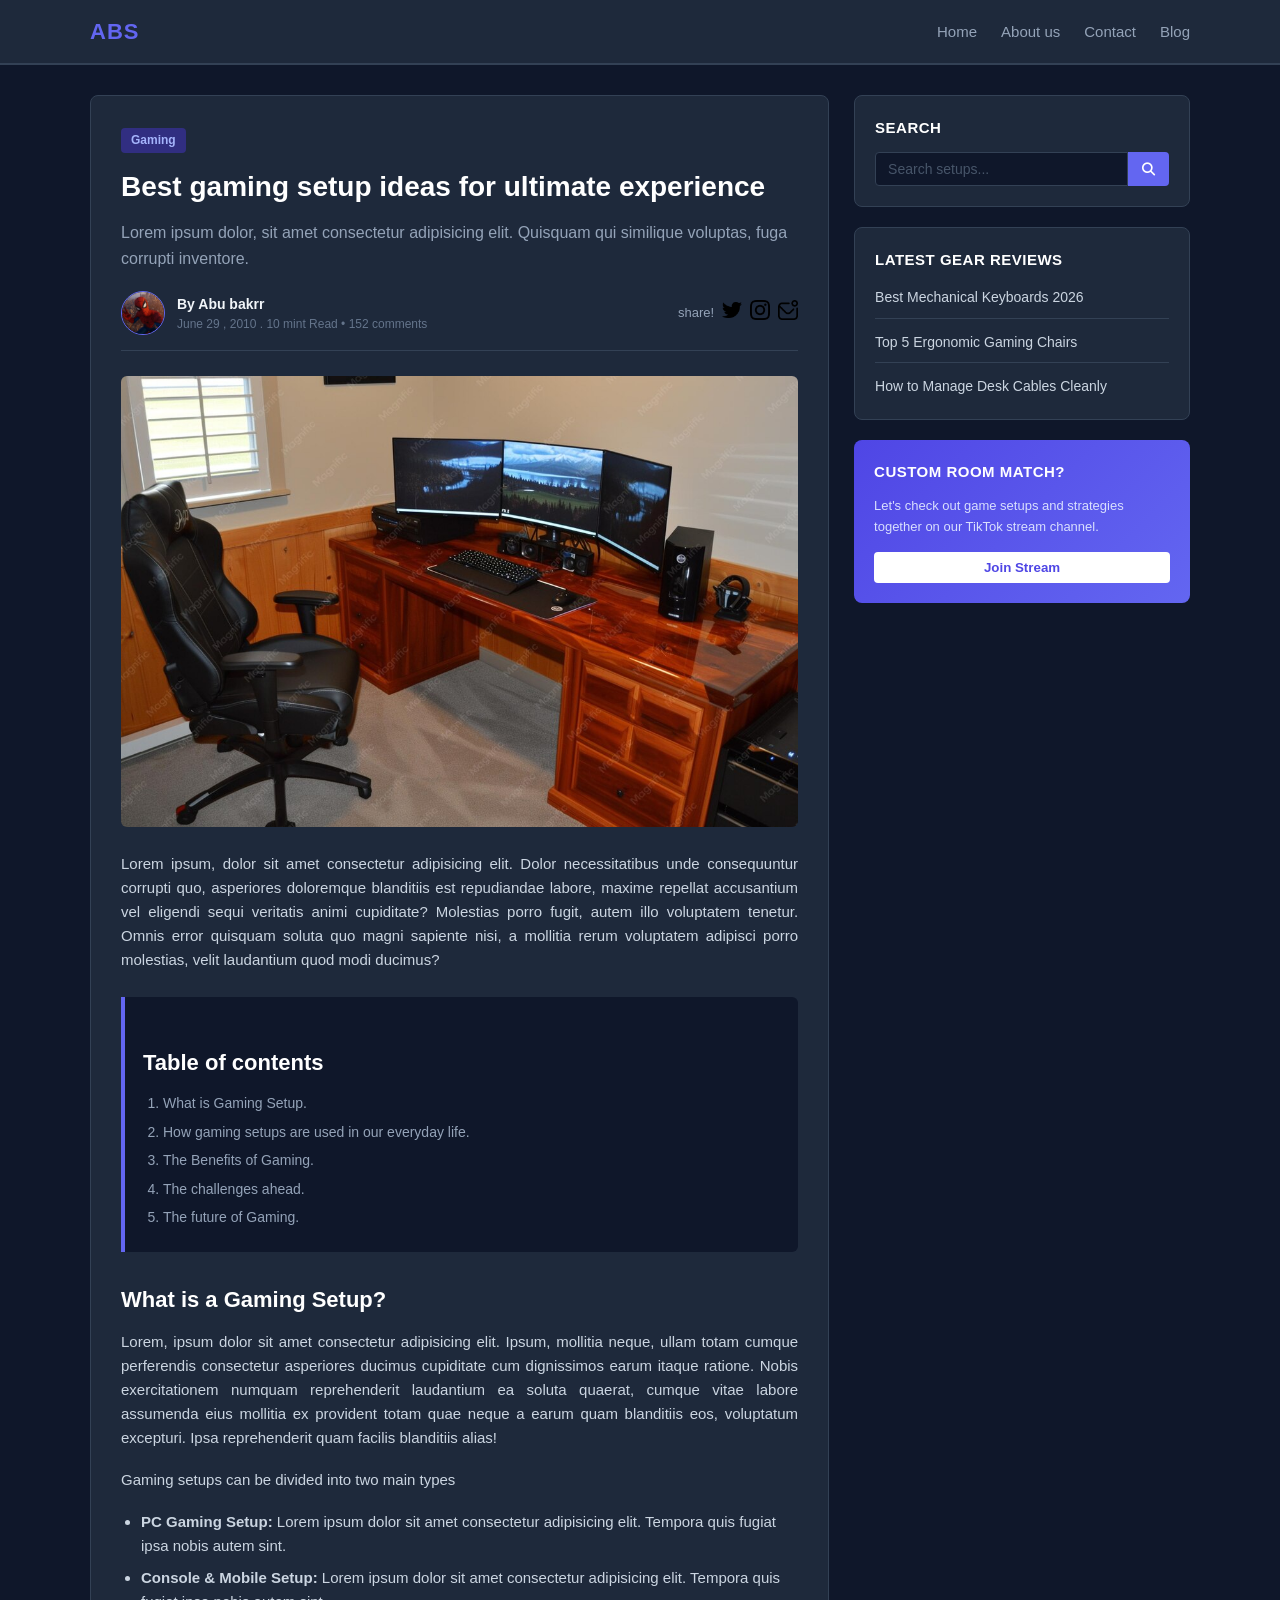
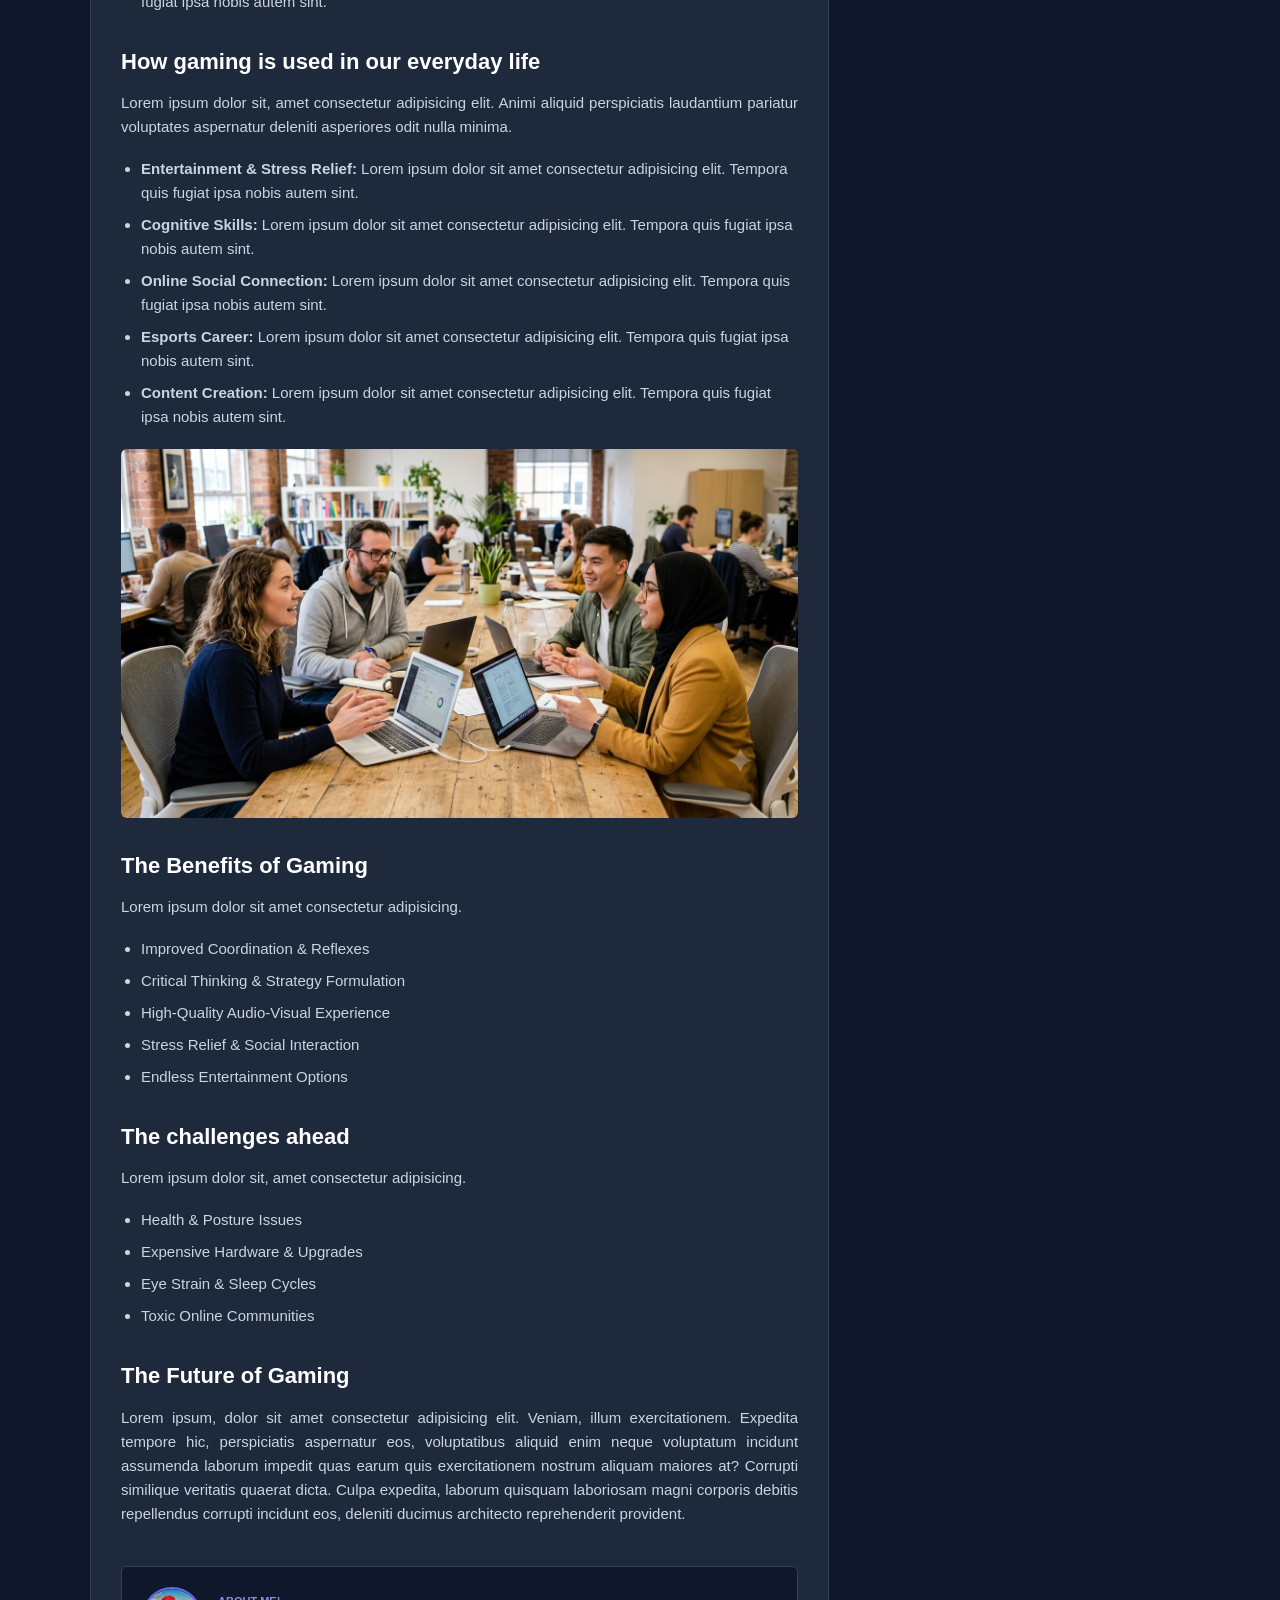
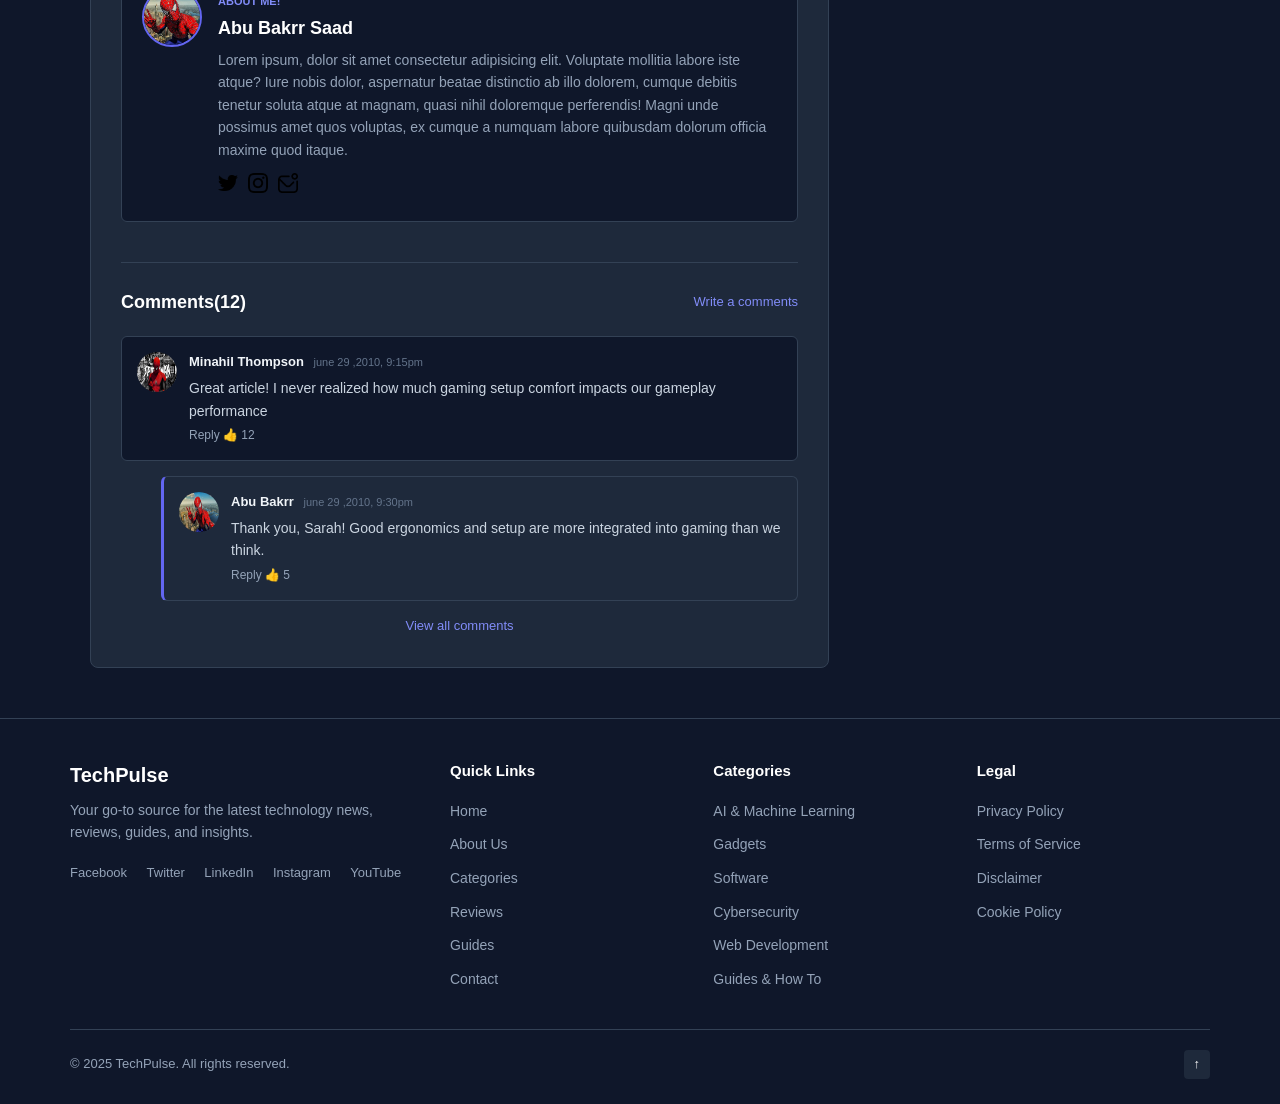
<file: gaming.html>
<!DOCTYPE html>
<html lang="en">
<head>
    <meta charset="UTF-8">
    <meta name="viewport" content="width=device-width, initial-scale=1.0">
    <title>Detailed-section</title>
    <link rel="stylesheet" href="gaming.css">
    <!-- Search icon aur dynamic layout support ke liye fontawesome -->
    <link rel="stylesheet" href="https://cdnjs.cloudflare.com/ajax/libs/font-awesome/6.4.0/css/all.min.css">
     <link rel="icon" href="image/android-chrome-192x192 (1).png" type="image/png">
</head>
<body>
    <nav class="main-navbar">
    <div class="navbar-container">
        
        <div class="nav-brand">
            <span class="logo-text">ABS</span>
        </div>
        
        <!-- Hamburger Button -->
        <button class="hamburger-btn" id="hamburgerBtn" aria-label="Toggle menu">
            <span></span>
            <span></span>
            <span></span>
        </button>
        
        <div class="nav-menu" id="navMenu">
            <a href="index.html" class="nav-link active-link">Home</a>
            <a href="about.html" class="nav-link">About us</a>
            <a href="contact.html" class="nav-link">Contact</a>
            <a href="blog.html" class="nav-link">Blog</a>
        </div>

    </div>
</nav>

    <!-- 2-Column Balanced Gaming Layout -->
    <div class="blog-layout-container">
        
        <!-- LEFT MAIN CONTENT -->
        <main class="content-stream-panel">
            <span class="topic-tag">Gaming</span>
            <h1 class="main-title">Best gaming setup ideas for ultimate experience</h1>
            <p class="subtitle-lead">Lorem ipsum dolor, sit amet consectetur adipisicing elit. Quisquam qui similique voluptas, fuga corrupti inventore.</p>
            
            <div class="meta-author-box">
                <div class="author-profile">
                    <img src="image/spider2.jpeg" class="round-avatar" alt="spider image">
                    <div class="author-details">
                        <p class="name-string">By Abu bakrr</p>
                        <p class="time-string">June 29 , 2010 . 10 mint Read &bull; 152 comments</p>
                    </div>
                </div>
                <div class="share-actions">
                    <span class="share-text">share!</span>
                    <a href="#"><img src="image/twitter.png" width="20" alt="Twitter"></a>
                    <a href="#"><img src="image/instagram.png" width="20" alt="Instagram"></a>
                    <a href="#"><img src="image/envelope-dot.png" width="20" alt="Email"></a>
                </div>
            </div>

            <div class="featured-media-frame">
                <img src="image/gaming.png" class="fluid-img" alt="Ultimate Gaming Setup main banner">
            </div>

            <div class="rich-text-content">
                <p>Lorem ipsum, dolor sit amet consectetur adipisicing elit. Dolor necessitatibus unde consequuntur corrupti quo, asperiores doloremque blanditiis est repudiandae labore, maxime repellat accusantium vel eligendi sequi veritatis animi cupiditate? Molestias porro fugit, autem illo voluptatem tenetur. Omnis error quisquam soluta quo magni sapiente nisi, a mollitia rerum voluptatem adipisci porro molestias, velit laudantium quod modi ducimus?</p>
                
                <!-- Table of Contents Section -->
                <div class="toc-container">
                    <h2 class="toc-heading">Table of contents</h2>
                    <ol class="toc-list">
                        <li>What is Gaming Setup.</li>
                        <li>How gaming setups are used in our everyday life.</li>
                        <li>The Benefits of Gaming.</li>
                        <li>The challenges ahead.</li>
                        <li>The future of Gaming.</li>
                    </ol>
                </div>

                <h2>What is a Gaming Setup?</h2>
                <p>Lorem, ipsum dolor sit amet consectetur adipisicing elit. Ipsum, mollitia neque, ullam totam cumque perferendis consectetur asperiores ducimus cupiditate cum dignissimos earum itaque ratione. Nobis exercitationem numquam reprehenderit laudantium ea soluta quaerat, cumque vitae labore assumenda eius mollitia ex provident totam quae neque a earum quam blanditiis eos, voluptatum excepturi. Ipsa reprehenderit quam facilis blanditiis alias!</p>
                
                <p>Gaming setups can be divided into two main types</p>
                <ul class="content-unordered-list">
                    <li><b>PC Gaming Setup:</b> Lorem ipsum dolor sit amet consectetur adipisicing elit. Tempora quis fugiat ipsa nobis autem sint. </li>
                    <li><b>Console & Mobile Setup:</b> Lorem ipsum dolor sit amet consectetur adipisicing elit. Tempora quis fugiat ipsa nobis autem sint. </li>
                </ul>

                <h2>How gaming is used in our everyday life</h2>
                <p>Lorem ipsum dolor sit, amet consectetur adipisicing elit. Animi aliquid perspiciatis laudantium pariatur voluptates aspernatur deleniti asperiores odit nulla minima.</p>
                
                <ul class="content-unordered-list">
                    <li><b>Entertainment & Stress Relief:</b> Lorem ipsum dolor sit amet consectetur adipisicing elit. Tempora quis fugiat ipsa nobis autem sint. </li>
                    <li><b>Cognitive Skills:</b> Lorem ipsum dolor sit amet consectetur adipisicing elit. Tempora quis fugiat ipsa nobis autem sint. </li>
                    <li><b>Online Social Connection:</b> Lorem ipsum dolor sit amet consectetur adipisicing elit. Tempora quis fugiat ipsa nobis autem sint. </li>
                    <li><b>Esports Career:</b> Lorem ipsum dolor sit amet consectetur adipisicing elit. Tempora quis fugiat ipsa nobis autem sint. </li>
                    <li><b>Content Creation:</b> Lorem ipsum dolor sit amet consectetur adipisicing elit. Tempora quis fugiat ipsa nobis autem sint. </li>
                </ul>

                <div class="embedded-image-frame">
                    <img src="image/Metting.png" class="fluid-img" alt="Gaming Setup Ergonomics Showcase">
                </div>

                <h2>The Benefits of Gaming</h2>
                <p>Lorem ipsum dolor sit amet consectetur adipisicing.</p>
                <ul class="content-unordered-list">
                    <li>Improved Coordination & Reflexes</li>
                    <li>Critical Thinking & Strategy Formulation</li>
                    <li>High-Quality Audio-Visual Experience</li>
                    <li>Stress Relief & Social Interaction</li>
                    <li>Endless Entertainment Options</li>
                </ul>

                <h2>The challenges ahead</h2>
                <p>Lorem ipsum dolor sit, amet consectetur adipisicing.</p>
                <ul class="content-unordered-list">
                    <li>Health & Posture Issues</li>
                    <li>Expensive Hardware & Upgrades</li>
                    <li>Eye Strain & Sleep Cycles</li>
                    <li>Toxic Online Communities</li>
                </ul>

                <h2>The Future of Gaming</h2>
                <p>Lorem ipsum, dolor sit amet consectetur adipisicing elit. Veniam, illum exercitationem. Expedita tempore hic, perspiciatis aspernatur eos, voluptatibus aliquid enim neque voluptatum incidunt assumenda laborum impedit quas earum quis exercitationem nostrum aliquam maiores at? Corrupti similique veritatis quaerat dicta. Culpa expedita, laborum quisquam laboriosam magni corporis debitis repellendus corrupti incidunt eos, deleniti ducimus architecto reprehenderit provident.</p>
            </div>

            <!-- Author Profile Bio Widget -->
            <div class="bio-widget-box">
                <img src="image/spider1.jpeg" class="bio-avatar" alt="Author Profile Image">
                <div class="bio-info">
                    <span class="bio-badge">About Me!</span>
                    <h2 class="bio-title">Abu Bakrr Saad</h2>
                    <p class="bio-paragraph">Lorem ipsum, dolor sit amet consectetur adipisicing elit. Voluptate mollitia labore iste atque? Iure nobis dolor, aspernatur beatae distinctio ab illo dolorem, cumque debitis tenetur soluta atque at magnam, quasi nihil doloremque perferendis! Magni unde possimus amet quos voluptas, ex cumque a numquam labore quibusdam dolorum officia maxime quod itaque.</p>
                    <div class="bio-socials">
                        <a href="#"><img src="image/twitter.png" width="20" alt="Twitter"></a>
                        <a href="#"><img src="image/instagram.png" width="20" alt="Instagram"></a>
                        <a href="#"><img src="image/envelope-dot.png" width="20" alt="Email"></a>
                    </div>
                </div>
            </div>

            <!-- Comments Section -->
            <div class="comments-section-container">
                <div class="comments-header-flex">
                    <h2 class="section-title-label">Comments(12)</h2>
                    <span class="action-trigger-label">Write a comments</span>
                </div>
                
                <!-- Comment Card 1 -->
                <div class="comment-item-card">
                    <img src="image/spider3.jpeg" class="comment-avatar" alt="Minahil profile">
                    <div class="comment-body">
                        <p class="comment-user-meta"><b>Minahil Thompson</b> <span class="comment-date">june 29 ,2010, 9:15pm</span></p>
                        <p class="comment-message-text">Great article! I never realized how much gaming setup comfort impacts our gameplay performance</p>
                        <p class="comment-feedback">Reply 👍 12</p>
                    </div>
                </div>

                <!-- Comment Card 2 (Reply) -->
                <div class="comment-item-card direct-reply">
                    <img src="image/spider1.jpeg" class="comment-avatar" alt="Abu Bakrr profile">
                    <div class="comment-body">
                        <p class="comment-user-meta"><b>Abu Bakrr</b> <span class="comment-date">june 29 ,2010, 9:30pm</span></p>
                        <p class="comment-message-text">Thank you, Sarah! Good ergonomics and setup are more integrated into gaming than we think.</p>
                        <p class="comment-feedback">Reply 👍 5</p>
                    </div>
                </div>
                
                <span class="load-more-comments">View all comments</span>
            </div>
        </main>

        <!-- RIGHT SIDEBAR PANEL -->
        <aside class="sidebar-navigation-panel">
            
            <div class="sidebar-block-card">
                <h3 class="sidebar-card-title">Search</h3>
                <div class="search-input-group">
                    <input type="text" placeholder="Search setups..." class="search-field">
                    <button class="search-submit"><i class="fa-solid fa-magnifying-glass"></i></button>
                </div>
            </div>

            <div class="sidebar-block-card">
                <h3 class="sidebar-card-title">Latest Gear Reviews</h3>
                <ul class="sidebar-links-stack">
                    <li><a href="#" class="sidebar-item-link">Best Mechanical Keyboards 2026</a></li>
                    <li><a href="#" class="sidebar-item-link">Top 5 Ergonomic Gaming Chairs</a></li>
                    <li><a href="#" class="sidebar-item-link">How to Manage Desk Cables Cleanly</a></li>
                </ul>
            </div>

            <div class="sidebar-block-card promo-gaming-card">
                <h3 class="sidebar-card-title text-white">Custom Room Match?</h3>
                <p class="promo-text">Let's check out game setups and strategies together on our TikTok stream channel.</p>
                <button class="promo-btn">Join Stream</button>
            </div>

        </aside>

    </div>

    <!-- Integrated Footer Structure -->
    <footer class="site-footer">
        <div class="footer-container">
            
            <div class="footer-column footer-brand">
                <h2 class="footer-logo">TechPulse</h2>
                <p class="footer-desc">Your go-to source for the latest technology news, reviews, guides, and insights.</p>
                <div class="footer-socials">
                    <a href="#" aria-label="Facebook">Facebook</a>
                    <a href="#" aria-label="Twitter">Twitter</a>
                    <a href="#" aria-label="LinkedIn">LinkedIn</a>
                    <a href="#" aria-label="Instagram">Instagram</a>
                    <a href="#" aria-label="YouTube">YouTube</a>
                </div>
            </div>

            <div class="footer-column">
                <h3 class="footer-title">Quick Links</h3>
                <ul class="footer-links">
                    <li><a href="#">Home</a></li>
                    <li><a href="#">About Us</a></li>
                    <li><a href="#">Categories</a></li>
                    <li><a href="#">Reviews</a></li>
                    <li><a href="#">Guides</a></li>
                    <li><a href="#">Contact</a></li>
                </ul>
            </div>

            <div class="footer-column">
                <h3 class="footer-title">Categories</h3>
                <ul class="footer-links">
                    <li><a href="#">AI & Machine Learning</a></li>
                    <li><a href="#">Gadgets</a></li>
                    <li><a href="#">Software</a></li>
                    <li><a href="#">Cybersecurity</a></li>
                    <li><a href="#">Web Development</a></li>
                    <li><a href="#">Guides & How To</a></li>
                </ul>
            </div>

            <div class="footer-column">
                <h3 class="footer-title">Legal</h3>
                <ul class="footer-links">
                    <li><a href="#">Privacy Policy</a></li>
                    <li><a href="#">Terms of Service</a></li>
                    <li><a href="#">Disclaimer</a></li>
                    <li><a href="#">Cookie Policy</a></li>
                </ul>
            </div>

        </div>

        <hr class="footer-divider">

        <div class="footer-bottom">
            <p class="footer-copyright">&copy; 2025 TechPulse. All rights reserved.</p>
            <a href="#" class="scroll-top-btn">&uparrow;</a>
        </div>
    </footer>
    <script>
    const hamburgerBtn = document.getElementById('hamburgerBtn');
    const navMenu = document.getElementById('navMenu');

    hamburgerBtn.addEventListener('click', () => {
        hamburgerBtn.classList.toggle('active');
        navMenu.classList.toggle('active');
    });
</script>
</body>
</html>
</file>
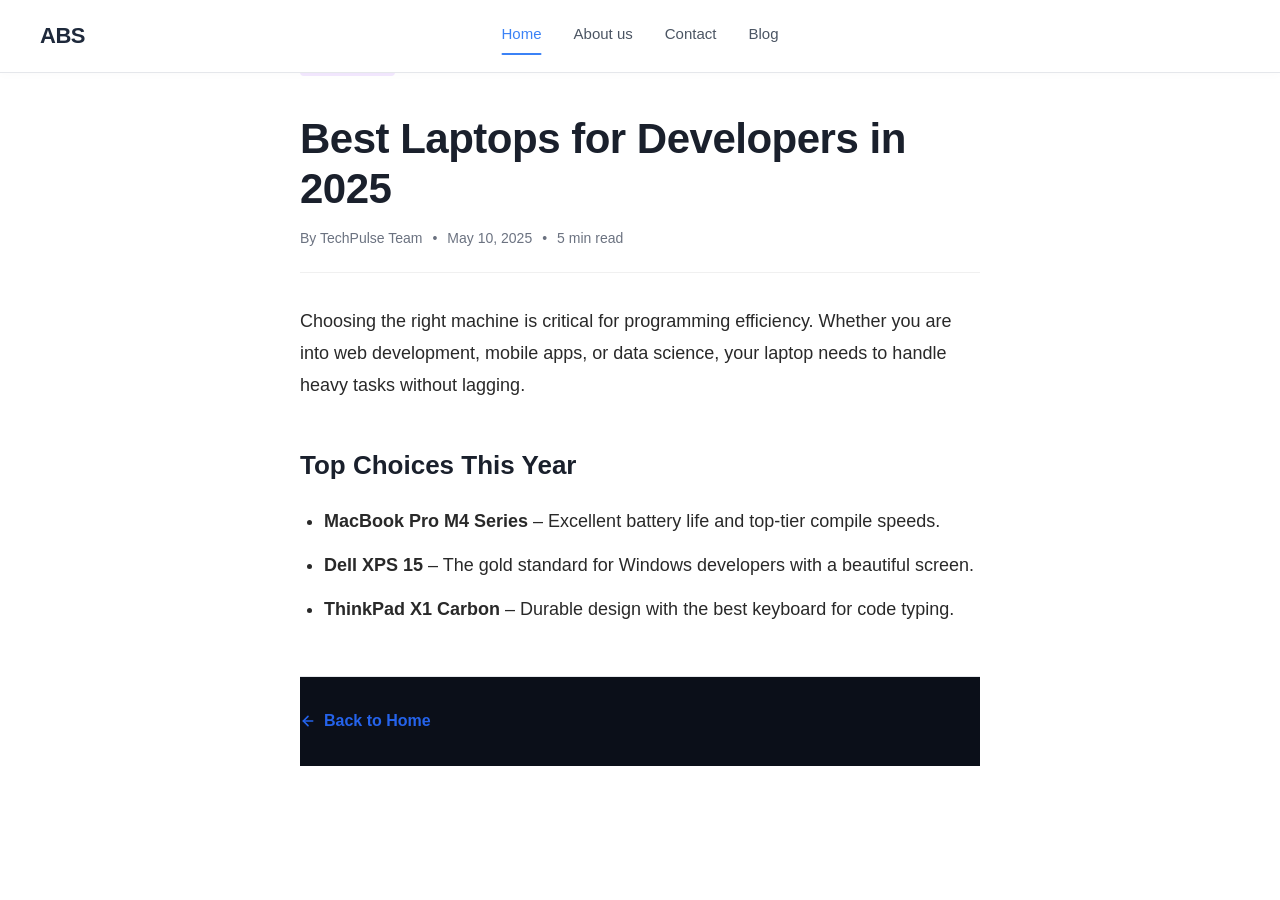
<file: laptop.html>
<!DOCTYPE html>
<html lang="en">
<head>
    <meta charset="UTF-8">
    <meta name="viewport" content="width=device-width, initial-scale=1.0">
    <title>Best Laptops for Developers in 2025</title>
    <!-- Aapki main website ki styling match karne ke liye -->
    <link rel="stylesheet" href="home.css">
     <link rel="icon" href="image/android-chrome-192x192 (1).png" type="image/png">
    
    <style>
        /* --- ARTICLE PAGE CUSTOM STYLING --- */
        body {
            font-family: -apple-system, BlinkMacSystemFont, "Segoe UI", Roboto, Helvetica, Arial, sans-serif;
            color: #191919;
            background-color: #fff;
            margin: 0;
            padding: 0;
            line-height: 1.8;
        }

        .article-container {
            max-width: 680px; /* Narrow layout taake parhne mein asani ho */
            margin: 50px auto;
            padding: 0 20px;
        }

        .article-header {
            margin-bottom: 32px;
            border-bottom: 1px solid #f0f0f0;
            padding-bottom: 20px;
        }

        .article-title {
            font-size: 42px;
            font-weight: 700;
            line-height: 1.2;
            color: #1a202c;
            margin-bottom: 12px;
            letter-spacing: -0.5px;
        }

        .article-meta {
            font-size: 14px;
            color: #6b7280;
            display: flex;
            align-items: center;
            gap: 10px;
        }

        .article-badge {
            background-color: #f3e8ff;
            color: #7c3aed; /* Gadgets/Hardware ke liye purple badge */
            padding: 4px 10px;
            border-radius: 4px;
            font-weight: 600;
            font-size: 12px;
            text-transform: uppercase;
        }

        .article-main p {
            font-size: 18px;
            color: #292929;
            margin-bottom: 24px;
            word-break: break-word;
        }

        .article-main h2 {
            font-size: 26px;
            font-weight: 700;
            color: #1a202c;
            margin-top: 40px;
            margin-bottom: 16px;
        }

        .article-features-list {
            padding-left: 24px;
            margin-bottom: 30px;
        }

        .article-features-list li {
            font-size: 18px;
            color: #292929;
            margin-bottom: 12px;
        }

        .article-footer {
            margin-top: 50px;
            border-top: 1px solid #e5e7eb;
            padding-top: 30px;
            display: flex;
            justify-content: space-between;
            align-items: center;
        }

        .back-home-btn {
            display: inline-flex;
            align-items: center;
            gap: 8px;
            color: #2563eb;
            text-decoration: none;
            font-weight: 600;
            font-size: 16px;
            transition: color 0.2s ease;
        }

        .back-home-btn:hover {
            color: #1d4ed8;
            text-decoration: underline;
        }
    </style>
</head>
<body>

    <nav class="main-navbar">
    <div class="navbar-container">
        
        <div class="nav-brand">
            <span class="logo-text">ABS</span>
        </div>
        
        <!-- Hamburger Button -->
        <button class="hamburger-btn" id="hamburgerBtn" aria-label="Toggle menu">
            <span></span>
            <span></span>
            <span></span>
        </button>
        
        <div class="nav-menu" id="navMenu">
            <a href="index.html" class="nav-link active-link">Home</a>
            <a href="about.html" class="nav-link">About us</a>
            <a href="contact.html" class="nav-link">Contact</a>
            <a href="blog.html" class="nav-link">Blog</a>
        </div>

    </div>
</nav>
    <!-- Detailed Article Section -->
    <article class="article-container">
        
        <header class="article-header">
            <div style="margin-bottom: 10px;">
                <span class="article-badge">Hardware</span>
            </div>
            <h1 class="article-title">Best Laptops for Developers in 2025</h1>
            <div class="article-meta">
                <span>By TechPulse Team</span>
                <span>•</span>
                <time datetime="2025-05-10">May 10, 2025</time>
                <span>•</span>
                <span>5 min read</span>
            </div>
        </header>

        <main class="article-main">
            <p>Choosing the right machine is critical for programming efficiency. Whether you are into web development, mobile apps, or data science, your laptop needs to handle heavy tasks without lagging.</p>
            
            <h2>Top Choices This Year</h2>
            <ul class="article-features-list">
                <li><strong>MacBook Pro M4 Series</strong> – Excellent battery life and top-tier compile speeds.</li>
                <li><strong>Dell XPS 15</strong> – The gold standard for Windows developers with a beautiful screen.</li>
                <li><strong>ThinkPad X1 Carbon</strong> – Durable design with the best keyboard for code typing.</li>
            </ul>
        </main>

        <footer class="article-footer">
            <a href="index.html" class="back-home-btn">
                <svg xmlns="http://www.w3.org/2000/svg" width="16" height="16" viewBox="0 0 24 24" fill="none" stroke="currentColor" stroke-width="2.5" stroke-linecap="round" stroke-linejoin="round"><line x1="19" y1="12" x2="5" y2="12"></line><polyline points="12 19 5 12 12 5"></polyline></svg>
                Back to Home
            </a>
        </footer>

    </article>
<script>
    const hamburgerBtn = document.getElementById('hamburgerBtn');
    const navMenu = document.getElementById('navMenu');

    hamburgerBtn.addEventListener('click', () => {
        hamburgerBtn.classList.toggle('active');
        navMenu.classList.toggle('active');
    });
</script>
</body>
</html>
</file>
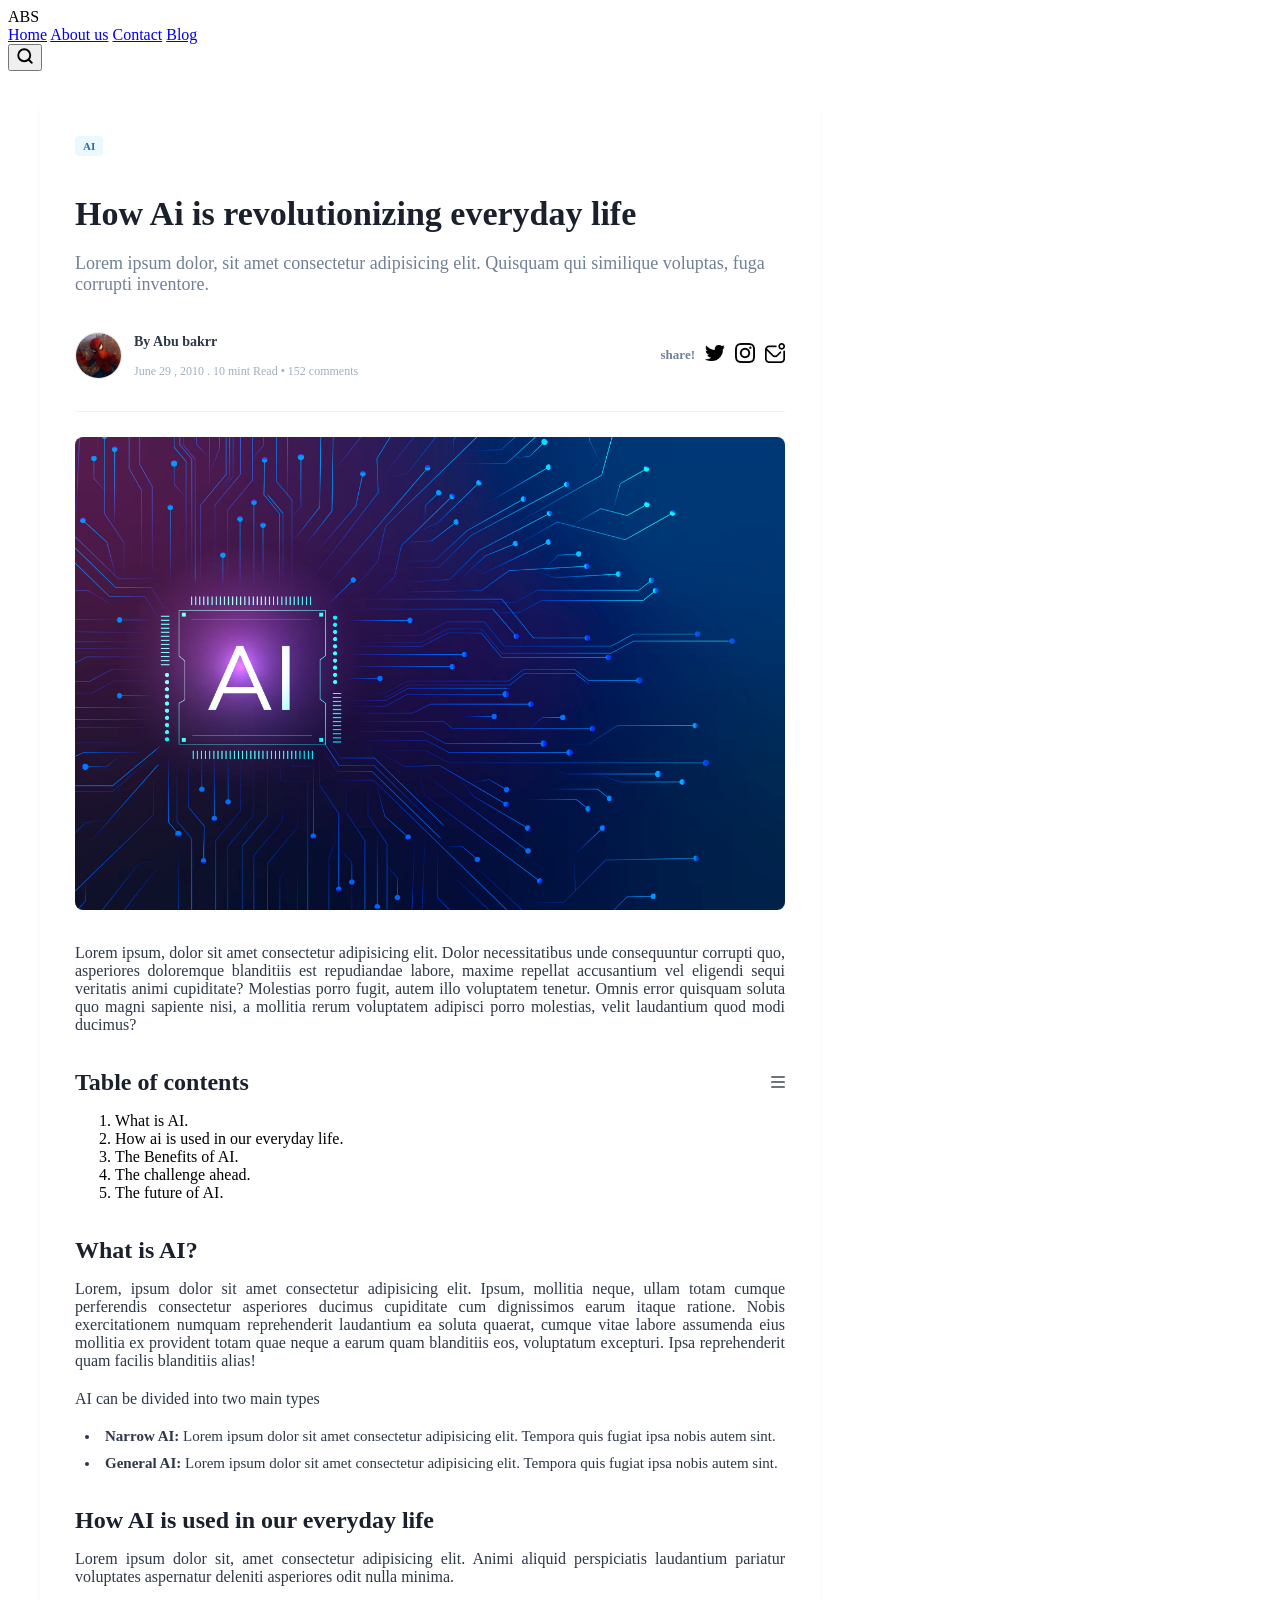
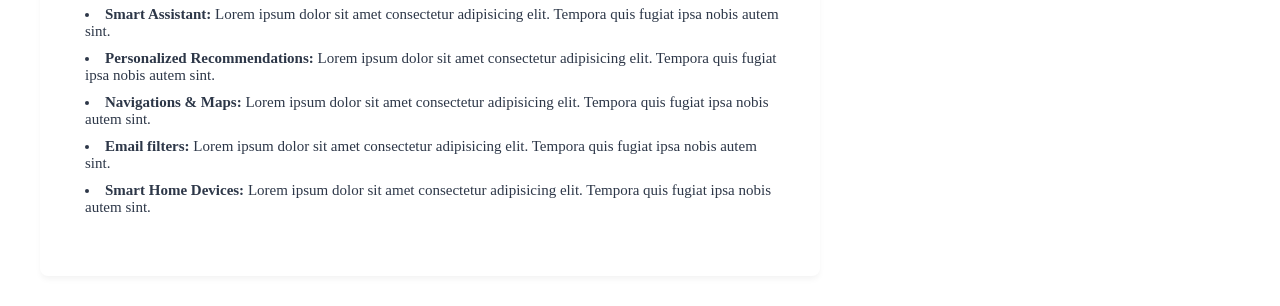
<file: new ai.html>
<!DOCTYPE html>
<html lang="en">
<head>
    <meta charset="UTF-8">
    <meta name="viewport" content="width=device-width, initial-scale=1.0">
    <title>Detailed-section</title>
    <link rel="stylesheet" href="new ai.css">
    <link rel="stylesheet" href="https://cdnjs.cloudflare.com/ajax/libs/font-awesome/6.4.0/css/all.min.css">
     <link rel="icon" href="image/android-chrome-192x192 (1).png" type="image/png">
</head>
<body>
    <nav class="main-navbar">
        <div class="navbar-container">
            <div class="nav-brand">
                <span class="logo-text">ABS</span>
            </div>
            <div class="nav-menu">
                <a href="index.html" class="nav-link">Home</a>
                <a href="about.html" class="nav-link">About us</a>
                <a href="contact.html" class="nav-link">Contact</a>
                <a href="blog.html" class="nav-link">Blog</a>
            </div>
            <div class="nav-search">
                <button class="search-btn" aria-label="Search">
                    <svg xmlns="http://www.w3.org/2000/svg" width="18" height="18" viewBox="0 0 24 24" fill="none" stroke="currentColor" stroke-width="2.5" stroke-linecap="round" stroke-linejoin="round"><circle cx="11" cy="11" r="8"></circle><line x1="21" y1="21" x2="16.65" y2="16.65"></line></svg>
                </button>
            </div>
        </div>
    </nav>

    <div class="blog-detailed-grid-layout">
        <!-- LEFT COLUMN: Main content area -->
        <main class="main-content-area">
            <span class="category-tag-badge">AI</span>
            <h1 class="article-title-heading">How Ai is revolutionizing everyday life</h1>
            <p class="article-short-lead">Lorem ipsum dolor, sit amet consectetur adipisicing elit. Quisquam qui similique voluptas, fuga corrupti inventore.</p>
            
            <div class="author-meta-strip">
                <div class="author-profile-block">
                    <img src="image/spider2.jpeg" class="author-avatar" alt="spider image">
                    <div class="author-info-text">
                        <p class="author-name">By Abu bakrr</p>
                        <p class="publish-date-meta">June 29 , 2010 . 10 mint Read &bull; 152 comments</p>
                    </div>
                </div>
                <div class="share-links-toolbar">
                    <span class="share-label-text">share!</span>
                    <a href="#" class="share-icon-btn"><img src="image/twitter.png" width="20" alt="Twitter"></a>
                    <a href="#" class="share-icon-btn"><img src="image/instagram.png" width="20" alt="Instagram"></a>
                    <a href="#" class="share-icon-btn"><img src="image/envelope-dot.png" width="20" alt="Email"></a>
                </div>
            </div>

            <div class="main-hero-image-box">
                <img src="image/ai technology.webp" class="responsive-hero-img" alt="AI Technology main banner">
            </div>

            <div class="article-body-paragraphs">
                <p>Lorem ipsum, dolor sit amet consectetur adipisicing elit. Dolor necessitatibus unde consequuntur corrupti quo, asperiores doloremque blanditiis est repudiandae labore, maxime repellat accusantium vel eligendi sequi veritatis animi cupiditate? Molestias porro fugit, autem illo voluptatem tenetur. Omnis error quisquam soluta quo magni sapiente nisi, a mollitia rerum voluptatem adipisci porro molestias, velit laudantium quod modi ducimus?</p>
                
                <div class="table-of-contents-widget-box">
                    <h2 class="toc-title">Table of contents <i class="fa-solid fa-bars" style="float: right; font-size: 16px; margin-top: 5px; color: #6c757d;"></i></h2>
                    <ol class="toc-ordered-list">
                        <li>What is AI.</li>
                        <li>How ai is used in our everyday life.</li>
                        <li>The Benefits of AI.</li>
                        <li>The challenge ahead.</li>
                        <li>The future of AI.</li>
                    </ol>
                </div>

                <h2>What is AI?</h2>
                <p>Lorem, ipsum dolor sit amet consectetur adipisicing elit. Ipsum, mollitia neque, ullam totam cumque perferendis consectetur asperiores ducimus cupiditate cum dignissimos earum itaque ratione. Nobis exercitationem numquam reprehenderit laudantium ea soluta quaerat, cumque vitae labore assumenda eius mollitia ex provident totam quae neque a earum quam blanditiis eos, voluptatum excepturi. Ipsa reprehenderit quam facilis blanditiis alias!</p>
                
                <p>AI can be divided into two main types</p>
                <ul class="styled-bullet-points">
                    <li><b>Narrow AI:</b> Lorem ipsum dolor sit amet consectetur adipisicing elit. Tempora quis fugiat ipsa nobis autem sint. </li>
                    <li><b>General AI:</b> Lorem ipsum dolor sit amet consectetur adipisicing elit. Tempora quis fugiat ipsa nobis autem sint. </li>
                </ul>

                <h2>How AI is used in our everyday life</h2>
                <p>Lorem ipsum dolor sit, amet consectetur adipisicing elit. Animi aliquid perspiciatis laudantium pariatur voluptates aspernatur deleniti asperiores odit nulla minima.</p>
                
                <ul class="styled-bullet-points">
                    <li><b>Smart Assistant:</b> Lorem ipsum dolor sit amet consectetur adipisicing elit. Tempora quis fugiat ipsa nobis autem sint. </li>
                    <li><b>Personalized Recommendations:</b> Lorem ipsum dolor sit amet consectetur adipisicing elit. Tempora quis fugiat ipsa nobis autem sint. </li>
                    <li><b>Navigations & Maps:</b> Lorem ipsum dolor sit amet consectetur adipisicing elit. Tempora quis fugiat ipsa nobis autem sint. </li>
                    <li><b>Email filters:</b> Lorem ipsum dolor sit amet consectetur adipisicing elit. Tempora quis fugiat ipsa nobis autem sint. </li>
                    <li><b>Smart Home Devices:</b> Lorem ipsum dolor sit amet consectetur adipisicing elit. Tempora quis fugiat ipsa nobis autem sint. </li>
                </ul>
</file>
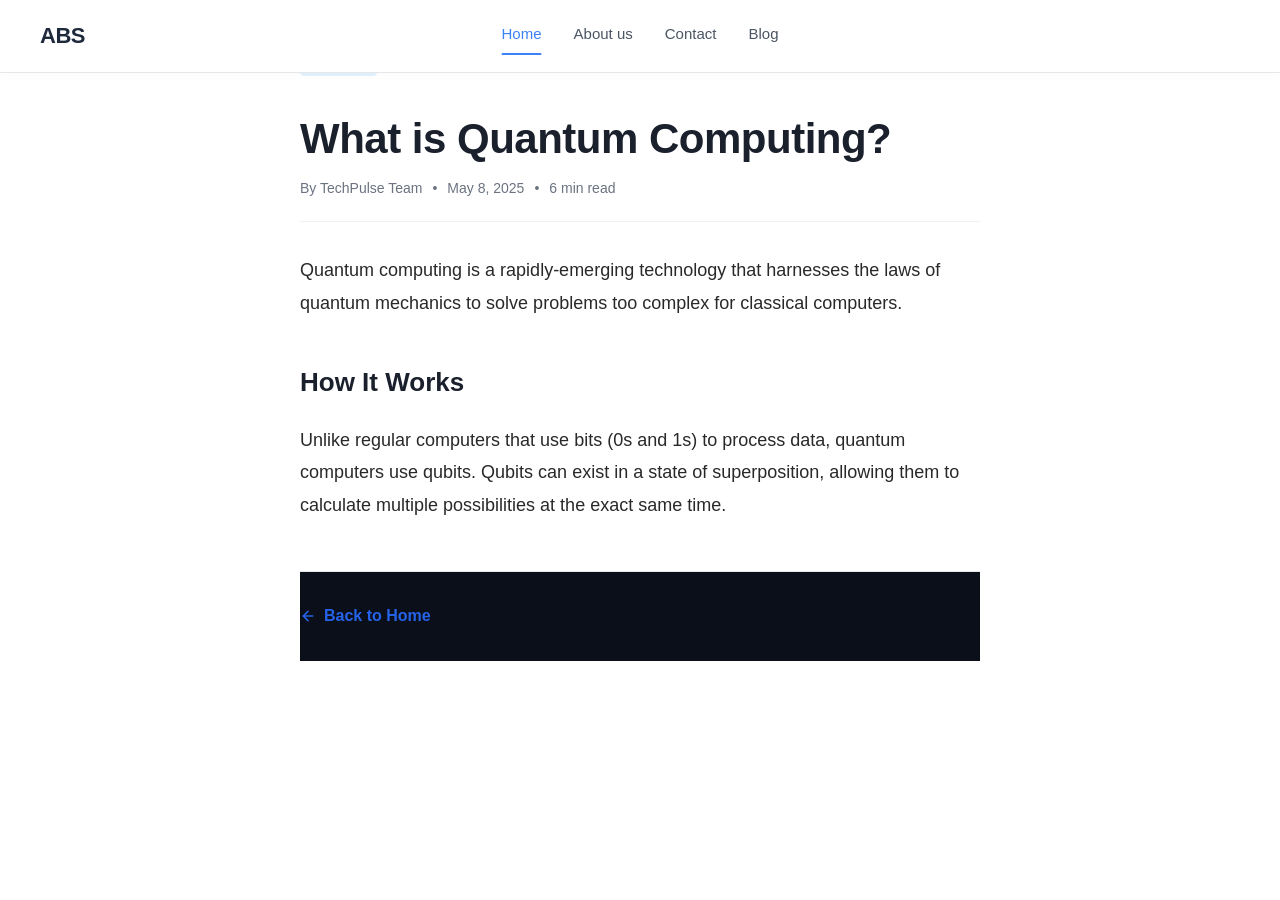
<file: quantum.html>
<!DOCTYPE html>
<html lang="en">
<head>
    <meta charset="UTF-8">
    <meta name="viewport" content="width=device-width, initial-scale=1.0">
    <title>What is Quantum Computing?</title>
    <!-- Aapki main website ki styling match karne ke liye -->
    <link rel="stylesheet" href="home.css">
     <link rel="icon" href="image/android-chrome-192x192 (1).png" type="image/png">
    
    <style>
        /* --- ARTICLE PAGE CUSTOM STYLING --- */
        body {
            font-family: -apple-system, BlinkMacSystemFont, "Segoe UI", Roboto, Helvetica, Arial, sans-serif;
            color: #191919;
            background-color: #fff;
            margin: 0;
            padding: 0;
            line-height: 1.8;
        }

        .article-container {
            max-width: 680px; /* Narrow layout reading ke liye sab se best hai */
            margin: 50px auto;
            padding: 0 20px;
        }

        .article-header {
            margin-bottom: 32px;
            border-bottom: 1px solid #f0f0f0;
            padding-bottom: 20px;
        }

        .article-title {
            font-size: 42px;
            font-weight: 700;
            line-height: 1.2;
            color: #1a202c;
            margin-bottom: 12px;
            letter-spacing: -0.5px;
        }

        .article-meta {
            font-size: 14px;
            color: #6b7280;
            display: flex;
            align-items: center;
            gap: 10px;
        }

        .article-badge {
            background-color: #e0f2fe;
            color: #0369a1; /* Science/Tech ke liye beautiful teal/blue badge */
            padding: 4px 10px;
            border-radius: 4px;
            font-weight: 600;
            font-size: 12px;
            text-transform: uppercase;
        }

        .article-main p {
            font-size: 18px;
            color: #292929;
            margin-bottom: 24px;
            word-break: break-word;
        }

        .article-main h2 {
            font-size: 26px;
            font-weight: 700;
            color: #1a202c;
            margin-top: 40px;
            margin-bottom: 16px;
        }

        .article-footer {
            margin-top: 50px;
            border-top: 1px solid #e5e7eb;
            padding-top: 30px;
            display: flex;
            justify-content: space-between;
            align-items: center;
        }

        .back-home-btn {
            display: inline-flex;
            align-items: center;
            gap: 8px;
            color: #2563eb;
            text-decoration: none;
            font-weight: 600;
            font-size: 16px;
            transition: color 0.2s ease;
        }

        .back-home-btn:hover {
            color: #1d4ed8;
            text-decoration: underline;
        }
    </style>
</head>
<body>

     <nav class="main-navbar">
    <div class="navbar-container">
        
        <div class="nav-brand">
            <span class="logo-text">ABS</span>
        </div>
        
        <!-- Hamburger Button -->
        <button class="hamburger-btn" id="hamburgerBtn" aria-label="Toggle menu">
            <span></span>
            <span></span>
            <span></span>
        </button>
        
        <div class="nav-menu" id="navMenu">
            <a href="index.html" class="nav-link active-link">Home</a>
            <a href="about.html" class="nav-link">About us</a>
            <a href="contact.html" class="nav-link">Contact</a>
            <a href="blog.html" class="nav-link">Blog</a>
        </div>

    </div>
</nav>
    <!-- Detailed Article Section -->
    <article class="article-container">
        
        <header class="article-header">
            <div style="margin-bottom: 10px;">
                <span class="article-badge">Science</span>
            </div>
            <h1 class="article-title">What is Quantum Computing?</h1>
            <div class="article-meta">
                <span>By TechPulse Team</span>
                <span>•</span>
                <time datetime="2025-05-08">May 8, 2025</time>
                <span>•</span>
                <span>6 min read</span>
            </div>
        </header>

        <main class="article-main">
            <p>Quantum computing is a rapidly-emerging technology that harnesses the laws of quantum mechanics to solve problems too complex for classical computers.</p>
            
            <h2>How It Works</h2>
            <p>Unlike regular computers that use bits (0s and 1s) to process data, quantum computers use qubits. Qubits can exist in a state of superposition, allowing them to calculate multiple possibilities at the exact same time.</p>
        </main>

        <footer class="article-footer">
            <a href="index.html" class="back-home-btn">
                <svg xmlns="http://www.w3.org/2000/svg" width="16" height="16" viewBox="0 0 24 24" fill="none" stroke="currentColor" stroke-width="2.5" stroke-linecap="round" stroke-linejoin="round"><line x1="19" y1="12" x2="5" y2="12"></line><polyline points="12 19 5 12 12 5"></polyline></svg>
                Back to Home
            </a>
        </footer>

    </article>
<script>
    const hamburgerBtn = document.getElementById('hamburgerBtn');
    const navMenu = document.getElementById('navMenu');

    hamburgerBtn.addEventListener('click', () => {
        hamburgerBtn.classList.toggle('active');
        navMenu.classList.toggle('active');
    });
</script>
</body>
</html>
</file>
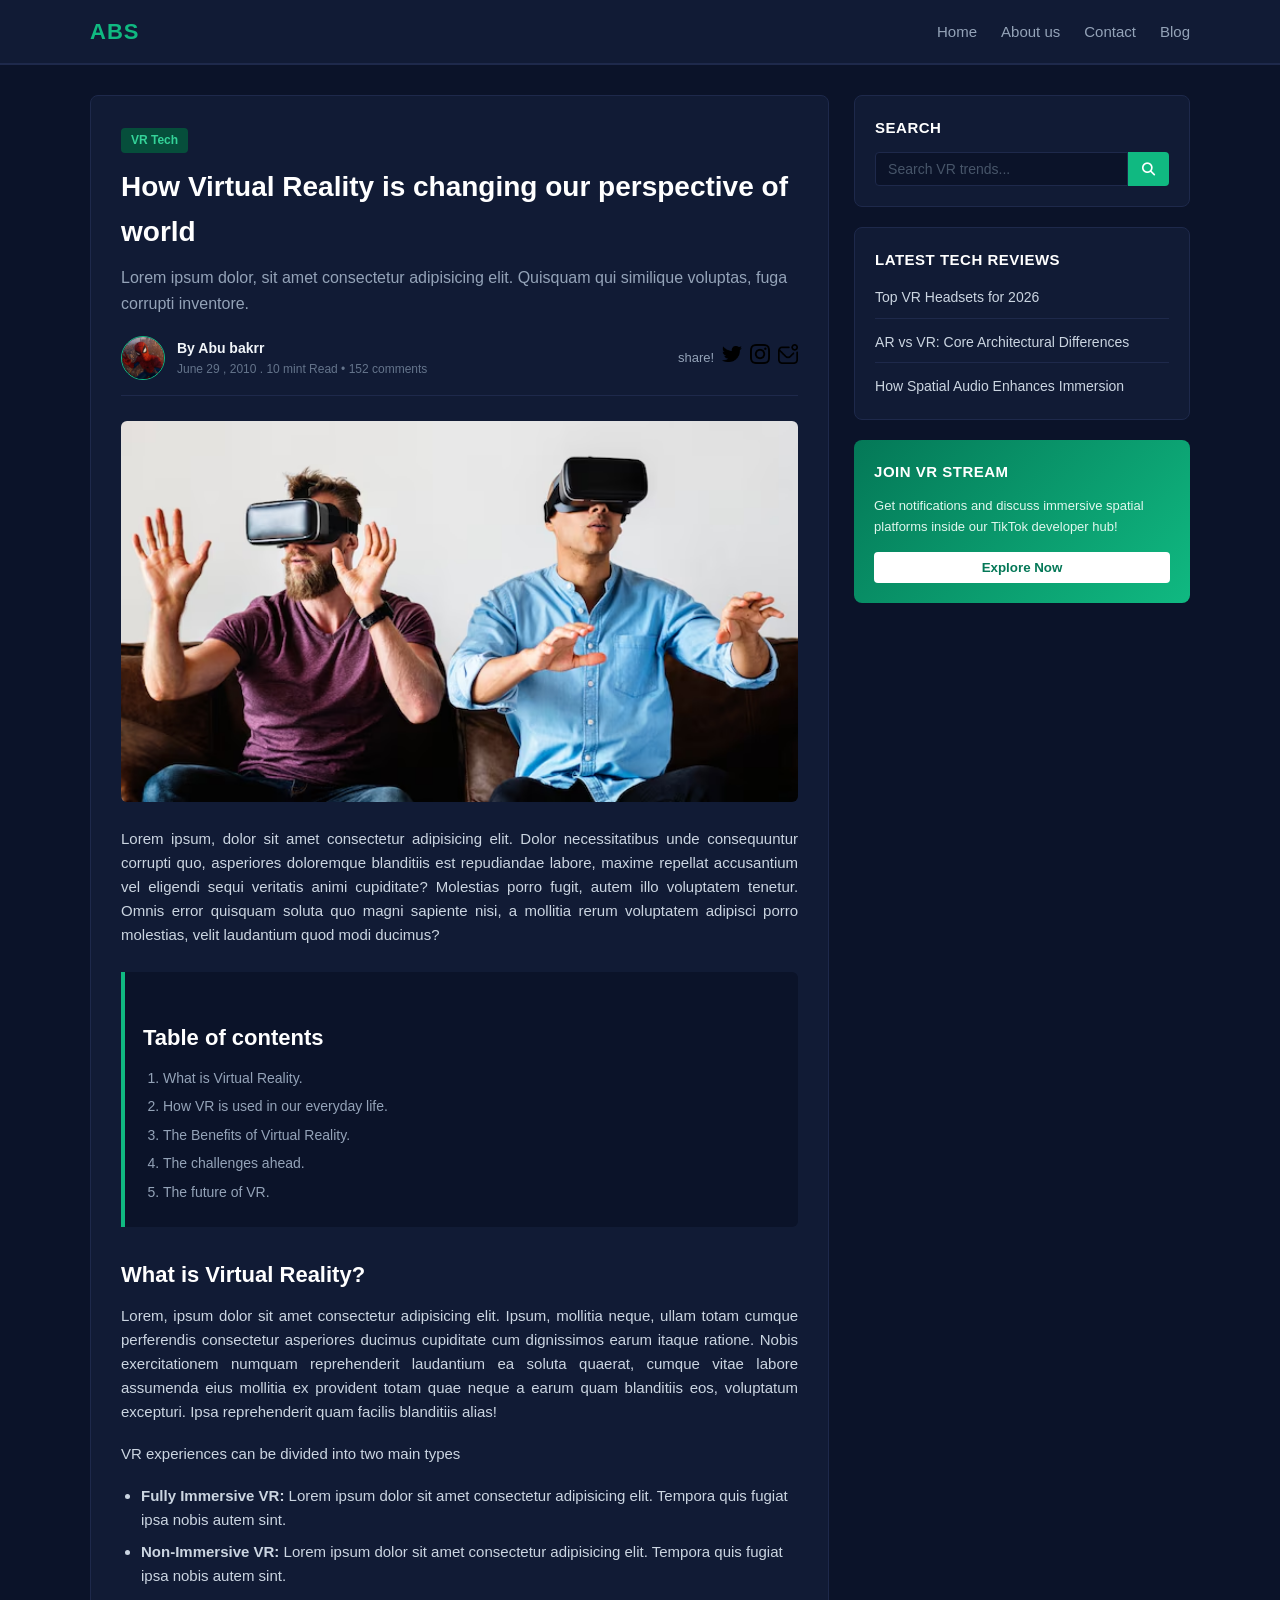
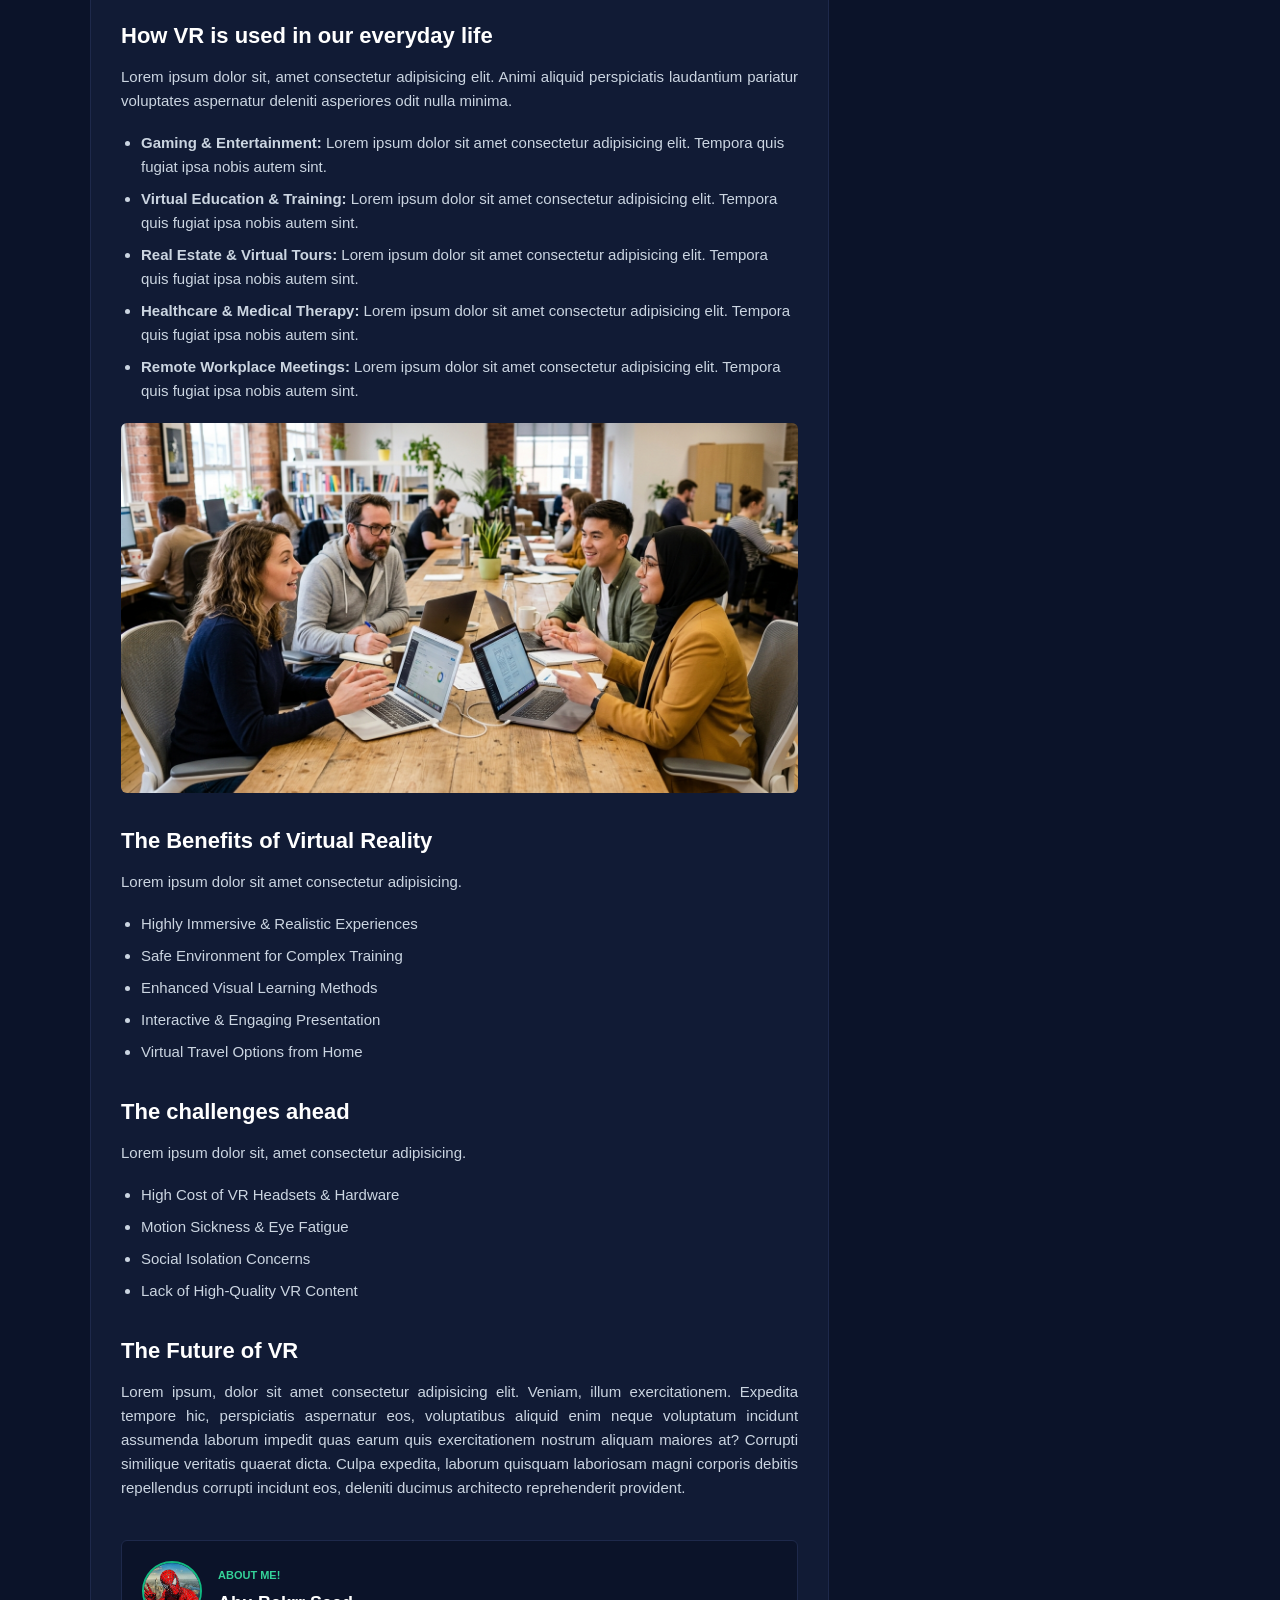
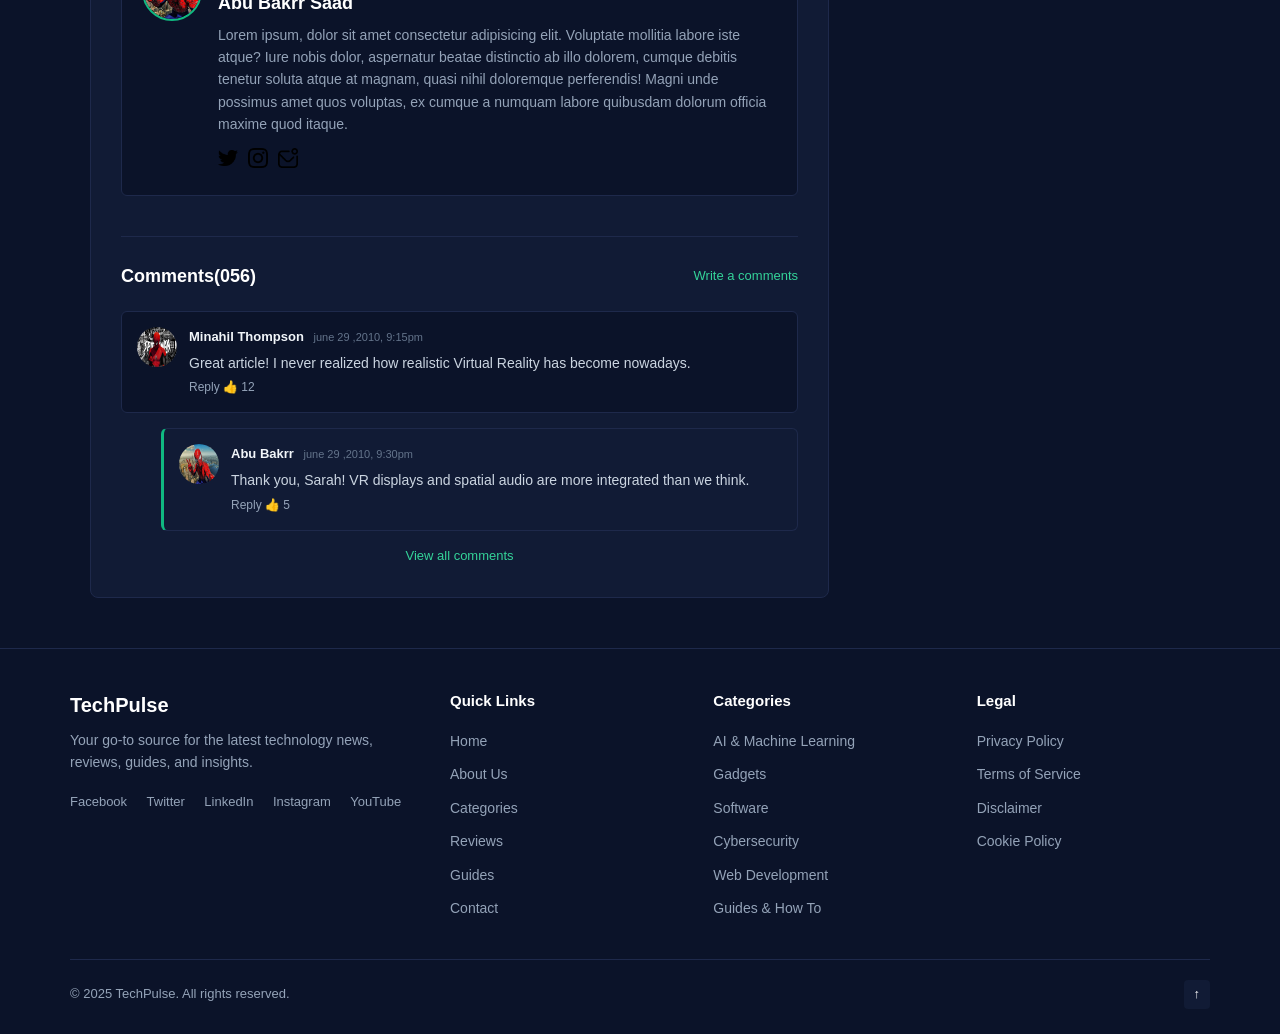
<file: vr.html>
<!DOCTYPE html>
<html lang="en">
<head>
    <meta charset="UTF-8">
    <meta name="viewport" content="width=device-width, initial-scale=1.0">
    <title>Detailed-section</title>
    <link rel="stylesheet" href="vr.css">
    <!-- FontAwesome for search and interface icons -->
    <link rel="stylesheet" href="https://cdnjs.cloudflare.com/ajax/libs/font-awesome/6.4.0/css/all.min.css">
     <link rel="icon" href="image/android-chrome-192x192 (1).png" type="image/png">
</head>
<body>
       <nav class="main-navbar">
    <div class="navbar-container">
        
        <div class="nav-brand">
            <span class="logo-text">ABS</span>
        </div>
        
        <!-- Hamburger Button -->
        <button class="hamburger-btn" id="hamburgerBtn" aria-label="Toggle menu">
            <span></span>
            <span></span>
            <span></span>
        </button>
        
        <div class="nav-menu" id="navMenu">
            <a href="index.html" class="nav-link active-link">Home</a>
            <a href="about.html" class="nav-link">About us</a>
            <a href="contact.html" class="nav-link">Contact</a>
            <a href="blog.html" class="nav-link">Blog</a>
        </div>

    </div>
</nav>

    <!-- 2-Column Responsive Grid Setup -->
    <div class="blog-layout-container">
        
        <!-- LEFT MAIN CONTENT -->
        <main class="content-stream-panel">
            <span class="topic-tag">VR Tech</span>
            <h1 class="main-title">How Virtual Reality is changing our perspective of world</h1>
            <p class="subtitle-lead">Lorem ipsum dolor, sit amet consectetur adipisicing elit. Quisquam qui similique voluptas, fuga corrupti inventore.</p>
            
            <div class="meta-author-box">
                <div class="author-profile">
                    <img src="image/spider2.jpeg" class="round-avatar" alt="spider image">
                    <div class="author-details">
                        <p class="name-string">By Abu bakrr</p>
                        <p class="time-string">June 29 , 2010 . 10 mint Read &bull; 152 comments</p>
                    </div>
                </div>
                <div class="share-actions">
                    <span class="share-text">share!</span>
                    <a href="#"><img src="image/twitter.png" width="20" alt="Twitter"></a>
                    <a href="#"><img src="image/instagram.png" width="20" alt="Instagram"></a>
                    <a href="#"><img src="image/envelope-dot.png" width="20" alt="Email"></a>
                </div>
            </div>

            <div class="featured-media-frame">
                <img src="image/men-enjoying.webp" class="fluid-img" alt="VR Main Banner">
            </div>

            <div class="rich-text-content">
                <p>Lorem ipsum, dolor sit amet consectetur adipisicing elit. Dolor necessitatibus unde consequuntur corrupti quo, asperiores doloremque blanditiis est repudiandae labore, maxime repellat accusantium vel eligendi sequi veritatis animi cupiditate? Molestias porro fugit, autem illo voluptatem tenetur. Omnis error quisquam soluta quo magni sapiente nisi, a mollitia rerum voluptatem adipisci porro molestias, velit laudantium quod modi ducimus?</p>
                
                <!-- Dynamic Table of Contents -->
                <div class="toc-container">
                    <h2 class="toc-heading">Table of contents</h2>
                    <ol class="toc-list">
                        <li>What is Virtual Reality.</li>
                        <li>How VR is used in our everyday life.</li>
                        <li>The Benefits of Virtual Reality.</li>
                        <li>The challenges ahead.</li>
                        <li>The future of VR.</li>
                    </ol>
                </div>

                <h2>What is Virtual Reality?</h2>
                <p>Lorem, ipsum dolor sit amet consectetur adipisicing elit. Ipsum, mollitia neque, ullam totam cumque perferendis consectetur asperiores ducimus cupiditate cum dignissimos earum itaque ratione. Nobis exercitationem numquam reprehenderit laudantium ea soluta quaerat, cumque vitae labore assumenda eius mollitia ex provident totam quae neque a earum quam blanditiis eos, voluptatum excepturi. Ipsa reprehenderit quam facilis blanditiis alias!</p>
                
                <p>VR experiences can be divided into two main types</p>
                <ul class="content-unordered-list">
                    <li><b>Fully Immersive VR:</b> Lorem ipsum dolor sit amet consectetur adipisicing elit. Tempora quis fugiat ipsa nobis autem sint. </li>
                    <li><b>Non-Immersive VR:</b> Lorem ipsum dolor sit amet consectetur adipisicing elit. Tempora quis fugiat ipsa nobis autem sint. </li>
                </ul>

                <h2>How VR is used in our everyday life</h2>
                <p>Lorem ipsum dolor sit, amet consectetur adipisicing elit. Animi aliquid perspiciatis laudantium pariatur voluptates aspernatur deleniti asperiores odit nulla minima.</p>
                
                <ul class="content-unordered-list">
                    <li><b>Gaming & Entertainment:</b> Lorem ipsum dolor sit amet consectetur adipisicing elit. Tempora quis fugiat ipsa nobis autem sint. </li>
                    <li><b>Virtual Education & Training:</b> Lorem ipsum dolor sit amet consectetur adipisicing elit. Tempora quis fugiat ipsa nobis autem sint. </li>
                    <li><b>Real Estate & Virtual Tours:</b> Lorem ipsum dolor sit amet consectetur adipisicing elit. Tempora quis fugiat ipsa nobis autem sint. </li>
                    <li><b>Healthcare & Medical Therapy:</b> Lorem ipsum dolor sit amet consectetur adipisicing elit. Tempora quis fugiat ipsa nobis autem sint. </li>
                    <li><b>Remote Workplace Meetings:</b> Lorem ipsum dolor sit amet consectetur adipisicing elit. Tempora quis fugiat ipsa nobis autem sint. </li>
                </ul>

                <div class="embedded-image-frame">
                    <img src="image/Metting.png" class="fluid-img" alt="Virtual Workspace Meeting Showcase">
                </div>

                <h2>The Benefits of Virtual Reality</h2>
                <p>Lorem ipsum dolor sit amet consectetur adipisicing.</p>
                <ul class="content-unordered-list">
                    <li>Highly Immersive & Realistic Experiences</li>
                    <li>Safe Environment for Complex Training</li>
                    <li>Enhanced Visual Learning Methods</li>
                    <li>Interactive & Engaging Presentation</li>
                    <li>Virtual Travel Options from Home</li>
                </ul>

                <h2>The challenges ahead</h2>
                <p>Lorem ipsum dolor sit, amet consectetur adipisicing.</p>
                <ul class="content-unordered-list">
                    <li>High Cost of VR Headsets & Hardware</li>
                    <li>Motion Sickness & Eye Fatigue</li>
                    <li>Social Isolation Concerns</li>
                    <li>Lack of High-Quality VR Content</li>
                </ul>

                <h2>The Future of VR</h2>
                <p>Lorem ipsum, dolor sit amet consectetur adipisicing elit. Veniam, illum exercitationem. Expedita tempore hic, perspiciatis aspernatur eos, voluptatibus aliquid enim neque voluptatum incidunt assumenda laborum impedit quas earum quis exercitationem nostrum aliquam maiores at? Corrupti similique veritatis quaerat dicta. Culpa expedita, laborum quisquam laboriosam magni corporis debitis repellendus corrupti incidunt eos, deleniti ducimus architecto reprehenderit provident.</p>
            </div>

            <!-- Author Card bio widget -->
            <div class="bio-widget-box">
                <img src="image/spider1.jpeg" class="bio-avatar" alt="Author Profile Image">
                <div class="bio-info">
                    <span class="bio-badge">About Me!</span>
                    <h2 class="bio-title">Abu Bakrr Saad</h2>
                    <p class="bio-paragraph">Lorem ipsum, dolor sit amet consectetur adipisicing elit. Voluptate mollitia labore iste atque? Iure nobis dolor, aspernatur beatae distinctio ab illo dolorem, cumque debitis tenetur soluta atque at magnam, quasi nihil doloremque perferendis! Magni unde possimus amet quos voluptas, ex cumque a numquam labore quibusdam dolorum officia maxime quod itaque.</p>
                    <div class="bio-socials">
                        <a href="#"><img src="image/twitter.png" width="20" alt="Twitter"></a>
                        <a href="#"><img src="image/instagram.png" width="20" alt="Instagram"></a>
                        <a href="#"><img src="image/envelope-dot.png" width="20" alt="Email"></a>
                    </div>
                </div>
            </div>

            <!-- Comments Section thread -->
            <div class="comments-section-container">
                <div class="comments-header-flex">
                    <h2 class="section-title-label">Comments(056)</h2>
                    <span class="action-trigger-label">Write a comments</span>
                </div>
                
                <!-- Comment 1 -->
                <div class="comment-item-card">
                    <img src="image/spider3.jpeg" class="comment-avatar" alt="Minahil profile">
                    <div class="comment-body">
                        <p class="comment-user-meta"><b>Minahil Thompson</b> <span class="comment-date">june 29 ,2010, 9:15pm</span></p>
                        <p class="comment-message-text">Great article! I never realized how realistic Virtual Reality has become nowadays.</p>
                        <p class="comment-feedback">Reply 👍 12</p>
                    </div>
                </div>

                <!-- Comment 2 (Direct Reply) -->
                <div class="comment-item-card direct-reply">
                    <img src="image/spider1.jpeg" class="comment-avatar" alt="Abu Bakrr profile">
                    <div class="comment-body">
                        <p class="comment-user-meta"><b>Abu Bakrr</b> <span class="comment-date">june 29 ,2010, 9:30pm</span></p>
                        <p class="comment-message-text">Thank you, Sarah! VR displays and spatial audio are more integrated than we think.</p>
                        <p class="comment-feedback">Reply 👍 5</p>
                    </div>
                </div>
                
                <span class="load-more-comments">View all comments</span>
            </div>
        </main>

        <!-- RIGHT SIDEBAR PANEL -->
        <aside class="sidebar-navigation-panel">
            
            <div class="sidebar-block-card">
                <h3 class="sidebar-card-title">Search</h3>
                <div class="search-input-group">
                    <input type="text" placeholder="Search VR trends..." class="search-field">
                    <button class="search-submit"><i class="fa-solid fa-magnifying-glass"></i></button>
                </div>
            </div>

            <div class="sidebar-block-card">
                <h3 class="sidebar-card-title">Latest Tech Reviews</h3>
                <ul class="sidebar-links-stack">
                    <li><a href="#" class="sidebar-item-link">Top VR Headsets for 2026</a></li>
                    <li><a href="#" class="sidebar-item-link">AR vs VR: Core Architectural Differences</a></li>
                    <li><a href="#" class="sidebar-item-link">How Spatial Audio Enhances Immersion</a></li>
                </ul>
            </div>

            <div class="sidebar-block-card promo-vr-card">
                <h3 class="sidebar-card-title text-white">Join VR Stream</h3>
                <p class="promo-text">Get notifications and discuss immersive spatial platforms inside our TikTok developer hub!</p>
                <button class="promo-btn">Explore Now</button>
            </div>

        </aside>

    </div>

    <!-- Integrated Dynamic Footer -->
    <footer class="site-footer">
        <div class="footer-container">
            
            <div class="footer-column footer-brand">
                <h2 class="footer-logo">TechPulse</h2>
                <p class="footer-desc">Your go-to source for the latest technology news, reviews, guides, and insights.</p>
                <div class="footer-socials">
                    <a href="#" aria-label="Facebook">Facebook</a>
                    <a href="#" aria-label="Twitter">Twitter</a>
                    <a href="#" aria-label="LinkedIn">LinkedIn</a>
                    <a href="#" aria-label="Instagram">Instagram</a>
                    <a href="#" aria-label="YouTube">YouTube</a>
                </div>
            </div>

            <div class="footer-column">
                <h3 class="footer-title">Quick Links</h3>
                <ul class="footer-links">
                    <li><a href="#">Home</a></li>
                    <li><a href="#">About Us</a></li>
                    <li><a href="#">Categories</a></li>
                    <li><a href="#">Reviews</a></li>
                    <li><a href="#">Guides</a></li>
                    <li><a href="#">Contact</a></li>
                </ul>
            </div>

            <div class="footer-column">
                <h3 class="footer-title">Categories</h3>
                <ul class="footer-links">
                    <li><a href="#">AI & Machine Learning</a></li>
                    <li><a href="#">Gadgets</a></li>
                    <li><a href="#">Software</a></li>
                    <li><a href="#">Cybersecurity</a></li>
                    <li><a href="#">Web Development</a></li>
                    <li><a href="#">Guides & How To</a></li>
                </ul>
            </div>

            <div class="footer-column">
                <h3 class="footer-title">Legal</h3>
                <ul class="footer-links">
                    <li><a href="#">Privacy Policy</a></li>
                    <li><a href="#">Terms of Service</a></li>
                    <li><a href="#">Disclaimer</a></li>
                    <li><a href="#">Cookie Policy</a></li>
                </ul>
            </div>

        </div>

        <hr class="footer-divider">

        <div class="footer-bottom">
            <p class="footer-copyright">&copy; 2025 TechPulse. All rights reserved.</p>
            <a href="#" class="scroll-top-btn">&uparrow;</a>
        </div>
    </footer>
    <script>
    const hamburgerBtn = document.getElementById('hamburgerBtn');
    const navMenu = document.getElementById('navMenu');

    hamburgerBtn.addEventListener('click', () => {
        hamburgerBtn.classList.toggle('active');
        navMenu.classList.toggle('active');
    });
</script>
</body>
</html>
</file>
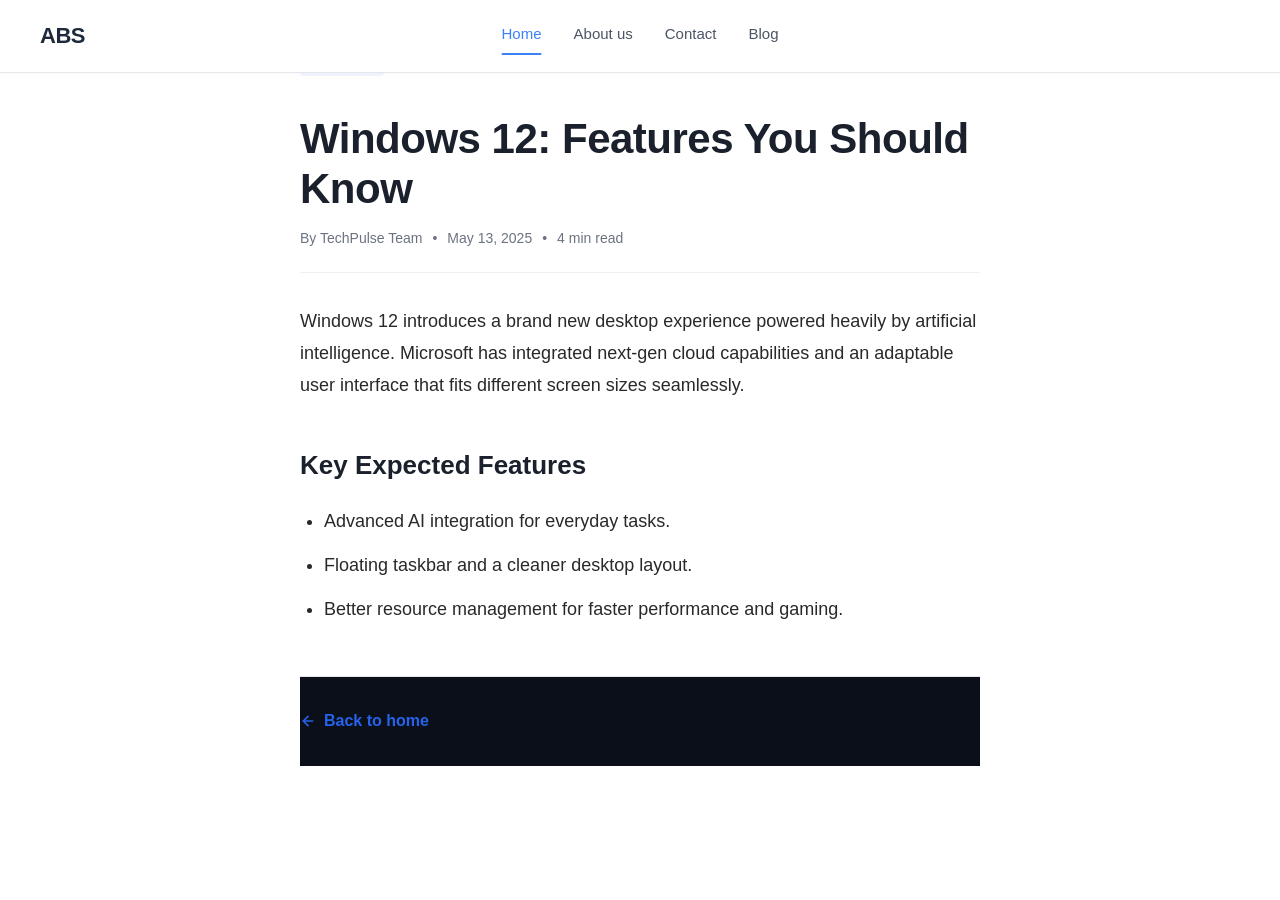
<file: window12.html>
<!DOCTYPE html>
<html lang="en">
<head>
    <meta charset="UTF-8">
    <meta name="viewport" content="width=device-width, initial-scale=1.0">
    <title>Windows 12: Features You Should Know</title>
    <!-- Hum aapki main CSS home.css ko bhi link kar rahe hain agar navbar/footer ki styling wahan se uthani ho -->
    <link rel="stylesheet" href="home.css">
     <link rel="icon" href="image/android-chrome-192x192 (1).png" type="image/png">
    
    <style>
        /* --- ARTICLE PAGE CUSTOM STYLING --- */
        body {
            font-family: -apple-system, BlinkMacSystemFont, "Segoe UI", Roboto, Helvetica, Arial, sans-serif;
            color: #191919;
            background-color: #fff;
            margin: 0;
            padding: 0;
            line-height: 1.8;
        }

        .article-container {
            max-width: 680px; /* Medium-style narrow reading layout */
            margin: 50px auto;
            padding: 0 20px;
        }

        .article-header {
            margin-bottom: 32px;
            border-bottom: 1px solid #f0f0f0;
            padding-bottom: 20px;
        }

        .article-title {
            font-size: 42px;
            font-weight: 700;
            line-height: 1.2;
            color: #1a202c;
            margin-bottom: 12px;
            letter-spacing: -0.5px;
        }

        .article-meta {
            font-size: 14px;
            color: #6b7280;
            display: flex;
            align-items: center;
            gap: 10px;
        }

        .article-badge {
            background-color: #eff6ff;
            color: #2563eb;
            padding: 4px 10px;
            border-radius: 4px;
            font-weight: 600;
            font-size: 12px;
            text-transform: uppercase;
        }

        .article-main p {
            font-size: 18px;
            color: #292929;
            margin-bottom: 24px;
            word-break: break-word;
        }

        .article-main h2 {
            font-size: 26px;
            font-weight: 700;
            color: #1a202c;
            margin-top: 40px;
            margin-bottom: 16px;
        }

        .article-features-list {
            padding-left: 24px;
            margin-bottom: 30px;
        }

        .article-features-list li {
            font-size: 18px;
            color: #292929;
            margin-bottom: 12px;
            position: relative;
        }

        .article-footer {
            margin-top: 50px;
            border-top: 1px solid #e5e7eb;
            padding-top: 30px;
            display: flex;
            justify-content: space-between;
            align-items: center;
        }

        .back-home-btn {
            display: inline-flex;
            align-items: center;
            gap: 8px;
            color: #2563eb;
            text-decoration: none;
            font-weight: 600;
            font-size: 16px;
            transition: color 0.2s ease;
        }

        .back-home-btn:hover {
            color: #1d4ed8;
            text-decoration: underline;
        }
    </style>
</head>
<body>

    <nav class="main-navbar">
    <div class="navbar-container">
        
        <div class="nav-brand">
            <span class="logo-text">ABS</span>
        </div>
        
        <!-- Hamburger Button -->
        <button class="hamburger-btn" id="hamburgerBtn" aria-label="Toggle menu">
            <span></span>
            <span></span>
            <span></span>
        </button>
        
        <div class="nav-menu" id="navMenu">
            <a href="index.html" class="nav-link active-link">Home</a>
            <a href="about.html" class="nav-link">About us</a>
            <a href="contact.html" class="nav-link">Contact</a>
            <a href="blog.html" class="nav-link">Blog</a>
        </div>

    </div>
</nav>

    <!-- Detailed Article Section -->
    <article class="article-container">
        
        <header class="article-header">
            <div style="margin-bottom: 10px;">
                <span class="article-badge">Windows</span>
            </div>
            <h1 class="article-title">Windows 12: Features You Should Know</h1>
            <div class="article-meta">
                <span>By TechPulse Team</span>
                <span>•</span>
                <time datetime="2025-05-13">May 13, 2025</time>
                <span>•</span>
                <span>4 min read</span>
            </div>
        </header>

        <main class="article-main">
            <p>Windows 12 introduces a brand new desktop experience powered heavily by artificial intelligence. Microsoft has integrated next-gen cloud capabilities and an adaptable user interface that fits different screen sizes seamlessly.</p>
            
            <h2>Key Expected Features</h2>
            <ul class="article-features-list">
                <li>Advanced AI integration for everyday tasks.</li>
                <li>Floating taskbar and a cleaner desktop layout.</li>
                <li>Better resource management for faster performance and gaming.</li>
            </ul>
        </main>

        <footer class="article-footer">
            <a href="index.html" class="back-home-btn">
                <svg xmlns="http://www.w3.org/2000/svg" width="16" height="16" viewBox="0 0 24 24" fill="none" stroke="currentColor" stroke-width="2.5" stroke-linecap="round" stroke-linejoin="round"><line x1="19" y1="12" x2="5" y2="12"></line><polyline points="12 19 5 12 12 5"></polyline></svg>
                Back to home
            </a>
        </footer>

    </article>
<script>
    const hamburgerBtn = document.getElementById('hamburgerBtn');
    const navMenu = document.getElementById('navMenu');

    hamburgerBtn.addEventListener('click', () => {
        hamburgerBtn.classList.toggle('active');
        navMenu.classList.toggle('active');
    });
</script>
</body>
</html>
</file>
<file: home.css>
/* ================= NAVBAR SECTION (FIXED & CENTERED) ================= */
.main-navbar {
    width: 100%;
    background-color: #ffffff;
    padding: 16px 0;
    border-bottom: 1px solid #e5e7eb;
    position: fixed;       /* Screen ke top par fix rakhne ke liye */
    top: 0;
    left: 0;
    z-index: 1000;         /* Taake baki content niche scroll ho */
    box-shadow: 0 2px 10px rgba(0, 0, 0, 0.02);
}

/* Flex Container with Space-Between */
.navbar-container {
    max-width: 1200px;
    margin: 0 auto;
    display: flex;
    align-items: center;
    justify-content: space-between; 
    padding: 0 20px;
    font-family: sans-serif;
}

/* Left Brand Logo (ABS) */
.nav-brand {
    display: flex;
    align-items: center;
}

.logo-text {
    font-size: 22px;
    font-weight: 700;
    color: #1e293b;
    letter-spacing: -0.5px;
}

/* Center Menu Alignment */
.nav-menu {
    display: flex;
    align-items: center;
    gap: 32px; /* Links ke beech ka gap */
    position: absolute;
    left: 50%;
    transform: translateX(-50%); /* Is se links bilkul screen ke center mein rahenge */
}

/* Links Styling */
.nav-menu .nav-link {
    color: #4b5563;
    text-decoration: none;
    font-size: 15px;
    font-weight: 500;
    position: relative;
    padding-bottom: 4px;
    display: inline-block;
    transition: color 0.2s ease;
}

.nav-menu .nav-link:hover {
    color: #3b82f6; /* Blue hover color */
}

/* Active Link Indicator Line */
.nav-link.active-link {
    color: #3b82f6;
}

.nav-link.active-link::after {
    content: '';
    position: absolute;
    bottom: -4px;
    left: 0;
    width: 100%;
    height: 2px;
    background-color: #3b82f6; 
    border-radius: 2px;
}

/* Right Search Icon Box */
.nav-search {
    display: flex;
    align-items: center;
}

.search-btn {
    background: none;
    border: none;
    color: #4b5563;
    cursor: pointer;
    padding: 6px;
    display: flex;
    align-items: center;
    justify-content: center;
    transition: color 0.2s;
}

.search-btn:hover {
    color: #1e293b;
}

/* Body Padding Element Offset */
body {
    padding-top: 65px; /* Fixed navbar ke niche content chipne se bachane ke liye */
}

/* Responsive adjustment for small screens */
@media (max-width: 680px) {
    .nav-menu {
        position: static;
        transform: none;
        gap: 16px;
    }
}

/* ================= 2. HERO SECTION ================= */
.hero-section {
    width: 100%;
    background-color: #f8fafc;
    padding: 60px 0;
    margin: 0;
    overflow: hidden;
}

.hero-container {
    max-width: 1200px;
    margin: 0 auto;
    display: flex;
    align-items: center;
    justify-content: space-between;
    gap: 40px;
    padding: 0 20px;
    font-family: sans-serif;
}

.hero-content-left {
    flex: 1;
}

.hero-title {
    font-size: 40px;
    font-weight: 700;
    line-height: 1.2;
    margin-bottom: 15px;
    color: #111827;
}

.hero-description {
    font-size: 16px;
    color: #4b5563;
    margin-bottom: 25px;
    line-height: 1.5;
}

.hero-cta-button {
    display: inline-block;
    background-color: #2563eb;
    color: #ffffff;
    padding: 12px 24px;
    border-radius: 8px;
    font-size: 15px;
    font-weight: 600;
    cursor: pointer;
    margin: 0;
}

.hero-card-image {
    flex: 1;
    max-width: 480px;
    height: auto;
    border-radius: 24px;
    box-shadow: 0 10px 30px rgba(0,0,0,0.05);
}

/* ================= 3. TRENDING SECTION ================= */
.trending-section {
    max-width: 1200px;
    margin: 60px auto;
    padding: 0 20px;
    font-family: 'Inter', sans-serif;
}

.trending-header {
    display: flex;
    justify-content: space-between;
    align-items: center;
    margin-bottom: 24px;
}

.trending-header h2 {
    font-size: 26px;
    font-weight: 700;
    color: #111827;
    margin: 0;
}

.view-all-link {
    color: #2563eb;
    text-decoration: none;
    font-size: 14px;
    font-weight: 600;
}

.trending-grid {
    display: grid;
    grid-template-columns: repeat(4, 1fr);
    gap: 24px;
}

.trending-card {
    background-color: #ffffff;
    display: flex;
    flex-direction: column;
}

.card-image-box {
    width: 100%;
    height: 160px;
    border-radius: 12px;
    overflow: hidden;
    margin-bottom: 12px;
}

.card-image-box img {
    width: 100%;
    height: 100%;
    object-fit: cover;
    transition: transform 0.3s ease;
}

.trending-card:hover .card-image-box img {
    transform: scale(1.04);
}

.card-content {
    display: flex;
    flex-direction: column;
    gap: 8px;
}

.card-badge {
    color: #3b82f6;
    font-size: 11px;
    font-weight: 700;
    letter-spacing: 0.5px;
    text-transform: uppercase;
}

.trending-card h3 {
    font-size: 15px;
    font-weight: 600;
    line-height: 1.4;
    color: #111827;
    margin: 0;
    display: -webkit-box;
    -webkit-line-clamp: 2;
    -webkit-box-orient: vertical;
    overflow: hidden;
}

.card-meta {
    font-size: 13px;
    color: #6b7280;
    margin: 0;
    margin-top: 4px;
}

/* ================= 4. EXPLORE CATEGORIES SECTION ================= */
.categories-section {
    width: 100%;
    background-color: #f4f6f9;
    padding: 60px 0;
    text-align: center;
    font-family: sans-serif;
}

.categories-main-title {
    font-size: 26px;
    font-weight: 700;
    color: #111827;
    margin-bottom: 35px;
}

.categories-grid {
    max-width: 1200px;
    margin: 0 auto;
    display: flex;
    justify-content: center;
    align-items: center;
    gap: 20px;
    padding: 0 20px;
}

.category-card {
    background-color: #ffffff;
    flex: 1;
    max-width: 180px;
    padding: 25px 15px;
    border-radius: 12px;
    display: flex;
    flex-direction: column;
    align-items: center;
    justify-content: center;
    gap: 15px;
    box-shadow: 0 4px 12px rgba(0, 0, 0, 0.03);
    transition: transform 0.2s ease, box-shadow 0.2s ease;
    cursor: pointer;
}

.category-card:hover {
    transform: translateY(-4px);
    box-shadow: 0 8px 20px rgba(0, 0, 0, 0.06);
}

.category-icon-box {
    width: 50px;
    height: 50px;
    display: flex;
    align-items: center;
    justify-content: center;
}

.category-icon-box img {
    width: 100%;
    height: 100%;
    object-fit: contain;
}

.category-card h4 {
    font-size: 14px;
    font-weight: 600;
    color: #1f2937;
    margin: 0;
    line-height: 1.3;
}

/* ================= 5. LATEST ARTICLES SECTION ================= */
.latest-articles-section {
    flex: 2;
    max-width: 1200px;
    margin: 50px auto;
    padding: 0 20px;
    font-family: sans-serif;
}

.section-main-heading {
    font-size: 26px;
    font-weight: 700;
    color: #111827;
    margin-bottom: 30px;
}

.articles-list-container {
    display: flex;
    flex-direction: column;
    gap: 32px;
}

.article-row {
    display: flex;
    align-items: center;
    gap: 28px;
    padding-bottom: 24px;
}

.article-image-box {
    width: 260px;
    height: 165px;
    border-radius: 14px;
    overflow: hidden;
    flex-shrink: 0;
}

.article-image-box img {
    width: 100%;
    height: 100%;
    object-fit: cover;
}

.article-text-content {
    display: flex;
    flex-direction: column;
    gap: 6px;
}

.article-badge {
    color: #2563eb;
    font-size: 12px;
    font-weight: 700;
    text-transform: uppercase;
    letter-spacing: 0.5px;
}

.article-text-content h3 {
    font-size: 18px;
    font-weight: 700;
    color: #111827;
    margin: 0;
    line-height: 1.3;
}

.article-text-content p {
    font-size: 14px;
    color: #4b5563;
    line-height: 1.5;
    margin: 0;
    margin-top: 4px;
}

/* ================= 6. LAYOUT SPLIT & SIDEBAR ================= */
.main-layout-container {
    max-width: 1200px;
    margin: 50px auto;
    display: flex;
    gap: 40px;
    padding: 0 20px;
    font-family: sans-serif;
}

.blog-sidebar {
    flex: 1;
    max-width: 340px;
    display: flex;
    flex-direction: column;
    gap: 40px;
}

.sidebar-newsletter-box {
    background-color: #0b0f19;
    color: #ffffff;
    padding: 30px 24px;
    border-radius: 16px;
    text-align: center;
    display: flex;
    flex-direction: column;
    align-items: center;
}

.newsletter-icon {
    background-color: rgba(255, 255, 255, 0.1);
    width: 56px;
    height: 56px;
    border-radius: 50%;
    display: flex;
    align-items: center;
    justify-content: center;
    margin-bottom: 20px;
    color: #3b82f6;
}

.sidebar-newsletter-box h3 {
    font-size: 20px;
    font-weight: 700;
    margin: 0 0 10px 0;
}

.sidebar-newsletter-box p {
    font-size: 14px;
    color: #9ca3af;
    line-height: 1.5;
    margin: 0 0 24px 0;
}

.newsletter-form {
    width: 100%;
    display: flex;
    flex-direction: column;
    gap: 12px;
}

.newsletter-form input {
    width: 100%;
    padding: 14px 16px;
    border-radius: 8px;
    border: 1px solid #1f2937;
    background-color: #ffffff;
    color: #111827;
    font-size: 14px;
    box-sizing: border-box;
    outline: none;
}

.newsletter-form button {
    width: 100%;
    padding: 14px;
    border-radius: 8px;
    border: none;
    background-color: #2563eb;
    color: #ffffff;
    font-size: 14px;
    font-weight: 600;
    cursor: pointer;
    transition: background-color 0.2s;
}

.newsletter-form button:hover {
    background-color: #1d4ed8;
}

.sidebar-popular-box {
    display: flex;
    flex-direction: column;
}

.widget-title {
    font-size: 18px;
    font-weight: 700;
    color: #111827;
    margin: 0 0 24px 0;
    position: relative;
}

.popular-posts-list {
    display: flex;
    flex-direction: column;
    gap: 20px;
}

.popular-item {
    display: flex;
    align-items: flex-start;
    gap: 16px;
}

.post-number {
    font-size: 24px;
    font-weight: 700;
    color: #d1d5db;
    line-height: 1;
    min-width: 32px;
}

.post-info {
    display: flex;
    flex-direction: column;
    gap: 4px;
}

.post-info h4 {
    font-size: 14px;
    font-weight: 600;
    color: #1f2937;
    margin: 0;
    line-height: 1.4;
    cursor: pointer;
    transition: color 0.2s;
}

.post-info h4:hover {
    color: #2563eb;
}

.post-date {
    font-size: 12px;
    color: #9ca3af;
}

/* ================= 7. FOOTER CTA SECTION ================= */
.footer-cta-section {
    max-width: 1200px;
    margin: 60px auto;
    padding: 0 20px;
    display: flex;
    justify-content: center;
    font-family: sans-serif;
}

.cta-banner-box {
    width: 100%;
    max-width: 900px;
    background-color: #0b111e;
    padding: 35px 40px;
    border-radius: 16px;
    display: flex;
    align-items: center;
    gap: 30px;
    position: relative;
    overflow: hidden;
}

.cta-icon-holder {
    width: 60px;
    height: 60px;
    background-color: rgba(255, 255, 255, 0.06);
    border: 1px solid rgba(255, 255, 255, 0.1);
    border-radius: 50%;
    display: flex;
    align-items: center;
    justify-content: center;
    color: #9ca3af;
    flex-shrink: 0;
}

.cta-text-content {
    display: flex;
    flex-direction: column;
    gap: 8px;
    flex: 1;
}

.cta-text-content h3 {
    font-size: 22px;
    font-weight: 700;
    color: #ffffff;
    margin: 0;
}

.cta-text-content p {
    font-size: 14px;
    color: #9ca3af;
    margin: 0;
    margin-bottom: 16px;
    line-height: 1.4;
}

.cta-inline-form {
    display: flex;
    align-items: center;
    gap: 12px;
    max-width: 500px;
}

.cta-inline-form input {
    flex: 1;
    padding: 12px 16px;
    border-radius: 8px;
    border: 1px solid #1f2937;
    background-color: #ffffff;
    color: #111827;
    font-size: 14px;
    outline: none;
}

.cta-inline-form button {
    padding: 12px 24px;
    border-radius: 8px;
    border: none;
    background-color: #2563eb;
    color: #ffffff;
    font-size: 14px;
    font-weight: 600;
    cursor: pointer;
    transition: background-color 0.2s;
    white-space: nowrap;
}

/* FIX: Added missing dot (.) here */
.cta-inline-form button:hover {
    background-color: #1d4ed8;
}

/* ================= 8. FEATURED SECTION ================= */
.featured-section {
    max-width: 1200px;
    margin: 60px auto;
    padding: 0 20px;
    font-family: 'Inter', sans-serif;
}

.featured-header {
    display: flex;
    justify-content: space-between;
    align-items: center;
    margin-bottom: 24px;
}

.featured-header h2 {
    font-size: 26px;
    font-weight: 700;
    color: #111827;
    margin: 0;
}

.featured-grid {
    display: grid;
    grid-template-columns: repeat(4, 1fr);
    gap: 24px;
}

.featured-card {
    background-color: #ffffff;
    display: flex;
    flex-direction: column;
}

.view-content {
    display: flex;
    flex-direction: column;
    gap: 8px;
}

.section-badge {
    color: #3b82f6;
    font-size: 11px;
    font-weight: 700;
    letter-spacing: 0.5px;
    text-transform: uppercase;
}

.featured-card h3 {
    font-size: 15px;
    font-weight: 600;
    line-height: 1.4;
    color: #111827;
    margin: 0;
    display: -webkit-box;
    -webkit-line-clamp: 2;
    -webkit-box-orient: vertical;
    overflow: hidden;
}

/* ================= 9. WHY TECHPULSE SECTION ================= */
.why-us-section {
    width: 100%;
    background-color: #f4f6f9;
    padding: 60px 0;
    font-family: sans-serif;
}

.why-us-container {
    max-width: 1200px;
    margin: 0 auto;
    display: flex;
    align-items: center;
    justify-content: space-between;
    gap: 50px;
    padding: 0 20px;
}

.why-us-info-left {
    flex: 1;
    max-width: 320px;
}

.why-us-info-left h2 {
    font-size: 28px;
    font-weight: 700;
    color: #111827;
    margin: 0 0 15px 0;
}

.why-us-info-left p {
    font-size: 15px;
    color: #4b5563;
    line-height: 1.5;
    margin: 0 0 25px 0;
}

.why-us-btn {
    display: inline-block;
    background-color: #2563eb;
    color: #ffffff;
    padding: 12px 24px;
    font-size: 14px;
    font-weight: 600;
    border-radius: 8px;
    cursor: pointer;
    margin: 0;
    transition: background-color 0.2s;
}

.why-us-btn:hover {
    background-color: #1d4ed8;
}

.why-us-features-right {
    flex: 2;
    display: grid;
    grid-template-columns: repeat(4, 1fr);
    gap: 20px;
}

.feature-col-card {
    display: flex;
    flex-direction: column;
    align-items: center;
    text-align: center;
}

.feature-icon-box {
    width: 50px;
    height: 50px;
    margin-bottom: 12px;
    display: flex;
    align-items: center;
    justify-content: center;
}

.feature-icon-box img {
    width: 100%;
    height: 100%;
    object-fit: contain;
}

.feature-col-card h3 {
    font-size: 15px;
    font-weight: 700;
    color: #111827;
    margin: 0 0 8px 0;
}

.feature-col-card p {
    font-size: 13px;
    color: #6b7280;
    line-height: 1.4;
    margin: 0;
}

/* ================= 10. MAIN FOOTER ================= */
footer {
    width: 100%;
    background-color: #0b0f19;
    color: #ffffff;
    padding: 60px 0 30px 0;
    font-family: sans-serif;
    margin-top: 60px;
}

footer > div:first-of-type {
    max-width: 1200px;
    margin: 0 auto;
    display: grid;
    grid-template-columns: 2fr 1fr 1fr 1fr;
    gap: 40px;
    padding: 0 20px;
}

footer > div:first-of-type > div:first-child {
    display: flex;
    flex-direction: column;
    gap: 16px;
}

footer h2 {
    font-size: 24px;
    font-weight: 700;
    color: #ffffff;
    margin: 0;
}

footer p {
    font-size: 14px;
    color: #9ca3af;
    line-height: 1.5;
    margin: 0;
    max-width: 260px;
}

footer > div:first-of-type > div:first-child > div {
    display: flex;
    gap: 16px;
    margin-top: 10px;
}

footer > div:first-of-type > div:first-child > div a {
    color: #ffffff;
    font-size: 14px;
    text-decoration: none;
    transition: color 0.2s;
}

footer > div:first-of-type > div:first-child > div a:hover {
    color: #3b82f6;
}

footer h3 {
    font-size: 16px;
    font-weight: 600;
    color: #ffffff;
    margin: 0;
    margin-bottom: 20px;
}

footer ul {
    list-style: none;
    padding: 0;
    margin: 0;
    display: flex;
    flex-direction: column;
    gap: 12px;
}

footer ul a {
    color: #9ca3af;
    text-decoration: none;
    font-size: 14px;
    transition: color 0.2s;
}

footer ul a:hover {
    color: #ffffff;
}

footer hr {
    border: none;
    border-top: 1px solid #1f2937;
    margin: 40px 0 20px 0;
}

footer > div:last-of-type {
    max-width: 1200px;
    margin: 0 auto;
    padding: 0 20px;
    display: flex;
    justify-content: space-between;
    align-items: center;
}

footer > div:last-of-type p {
    font-size: 13px;
    color: #6b7280;
}

footer > div:last-of-type a {
    background-color: #2563eb;
    color: #ffffff;
    width: 36px;
    height: 36px;
    border-radius: 8px;
    display: flex;
    align-items: center;
    justify-content: center;
    text-decoration: none;
    font-size: 18px;
    font-weight: bold;
    transition: background-color 0.2s;
}

footer > div:last-of-type a:hover {
    background-color: #1d4ed8;
}

/* ================= 11. GLOBAL RESPONSIVE MEDIA QUERIES ================= */
@media (max-width: 1024px) {
    .trending-grid {
        grid-template-columns: repeat(2, 1fr);
    }
}

@media (max-width: 992px) {
    .main-layout-container {
        flex-direction: column;
    }
    .blog-sidebar {
        max-width: 100%;
        width: 100%;
    }
    .why-us-container {
        flex-direction: column;
        align-items: flex-start;
        gap: 40px;
    }
    .why-us-info-left {
        max-width: 100%;
    }
    .why-us-features-right {
        width: 100%;
        grid-template-columns: repeat(2, 1fr);
        gap: 30px;
    }
}

@media (max-width: 768px) {
    .article-row {
        flex-direction: column;
        align-items: flex-start;
        gap: 16px;
    }
    .article-image-box {
        width: 100%;
        height: 200px;
    }
    .categories-grid {
        flex-wrap: wrap;
    }
    .category-card {
        min-width: 140px;
    }
    .cta-banner-box {
        flex-direction: column;
        text-align: center;
        padding: 30px 20px;
    }
    .cta-inline-form {
        flex-direction: column;
        width: 100%;
    }
    .cta-inline-form input,
    .cta-inline-form button {
        width: 100%;
    }
    footer > div:first-of-type {
        grid-template-columns: 1fr 1fr;
        gap: 30px;
    }
}

@media (max-width: 640px) {
    .trending-grid {
        grid-template-columns: 1fr;
    }
}

@media (max-width: 480px) {
    .why-us-features-right {
        grid-template-columns: 1fr;
    }
    footer > div:first-of-type {
        grid-template-columns: 1fr;
    }
    footer > div:last-of-type {
        flex-direction: column;
        gap: 15px;
        text-align: center;
    }
}
/* Footer Base Styles */
.site-footer {
    width: 100%;
    background-color: #020617; /* Dark elegant theme layout */
    color: #ffffff;
    padding: 60px 0 30px 0;
    font-family: 'Segoe UI', Tahoma, Geneva, Verdana, sans-serif;
    box-sizing: border-box;
}

.site-footer * {
    box-sizing: border-box;
}

/* Main Grid Container */
.footer-container {
    max-width: 1200px;
    margin: 0 auto;
    display: grid;
    grid-template-columns: 2fr 1fr 1fr 1fr; /* Brand column wider than others */
    gap: 40px;
    padding: 0 20px;
}

/* Column General Styling */
.footer-column {
    display: flex;
    flex-direction: column;
}

/* Brand Column Layout */
.footer-brand {
    gap: 16px;
}

.footer-logo {
    font-size: 24px;
    font-weight: 700;
    color: #ffffff;
    margin: 0;
    letter-spacing: 0.5px;
}

.footer-desc {
    font-size: 14px;
    color: #94a3b8;
    line-height: 1.6;
    margin: 0;
    max-width: 280px;
}

/* Social Media Links */
.footer-socials {
    display: flex;
    gap: 18px;
    margin-top: 8px;
}

.footer-socials a {
    color: #94a3b8;
    font-size: 14px;
    text-decoration: none;
    transition: color 0.2s ease;
}

.footer-socials a:hover {
    color: #3b82f6; /* Accent blue hover color */
}

/* Typography for Column Headers */
.footer-title {
    font-size: 16px;
    font-weight: 600;
    color: #ffffff;
    margin: 0 0 24px 0;
}

/* Lists styling */
.footer-links {
    list-style: none;
    padding: 0;
    margin: 0;
    display: flex;
    flex-direction: column;
    gap: 12px;
}

.footer-links a {
    color: #94a3b8;
    text-decoration: none;
    font-size: 14px;
    transition: color 0.2s ease, padding-left 0.2s ease;
}

.footer-links a:hover {
    color: #ffffff;
    padding-left: 2px; /* Subtle layout shifting for interactive feedback */
}

/* Divider Line */
.footer-divider {
    border: none;
    border-top: 1px solid #1e293b;
    max-width: 1200px;
    margin: 40px auto 24px auto;
}

/* Bottom Bar Area */
.footer-bottom {
    max-width: 1200px;
    margin: 0 auto;
    padding: 0 20px;
    display: flex;
    justify-content: space-between;
    align-items: center;
}

.footer-copyright {
    font-size: 13px;
    color: #64748b;
    margin: 0;
}

/* Scroll to Top Button */
.scroll-top-btn {
    background-color: #2563eb;
    color: #ffffff;
    width: 36px;
    height: 36px;
    border-radius: 6px;
    display: flex;
    align-items: center;
    justify-content: center;
    text-decoration: none;
    font-size: 16px;
    font-weight: bold;
    transition: background-color 0.2s ease;
}

.scroll-top-btn:hover {
    background-color: #1d4ed8;
}

/* --- Responsive Media Queries --- */

/* Tablet Screens */
@media (max-width: 992px) {
    .footer-container {
        grid-template-columns: 1fr 1fr;
        gap: 40px;
    }
}

/* Mobile Screens */
@media (max-width: 576px) {
    .footer-container {
        grid-template-columns: 1fr;
        gap: 32px;
    }
    
    .footer-bottom {
        flex-direction: column-reverse;
        gap: 16px;
        text-align: center;
    }
}
/* ================= READ MORE SYSTEM FOR LATEST ARTICLES ================= */
.article-wrapper {
    background-color: #ffffff;
    border-radius: 16px;
    padding: 15px;
    border: 1px solid #f1f5f9;
    box-shadow: 0 4px 15px rgba(0, 0, 0, 0.02);
    transition: all 0.3s ease;
    margin-bottom: 10px;
}

.article-wrapper:hover {
    box-shadow: 0 6px 20px rgba(0, 0, 0, 0.04);
}

/* Custom Styled Label Button */
.readmore-btn {
    display: inline-block;
    align-self: flex-start;
    background-color: #2563eb;
    color: #ffffff;
    padding: 10px 20px;
    border-radius: 8px;
    font-size: 13px;
    font-weight: 600;
    cursor: pointer;
    margin-top: 12px;
    text-align: center;
    transition: background-color 0.2s ease, transform 0.1s ease;
    user-select: none;
}

.readmore-btn:hover {
    background-color: #1d4ed8;
}

.readmore-btn:active {
    transform: scale(0.97);
}

/* Toggle Show/Hide Button Text */
.readmore-btn .btn-text-less {
    display: none; /* Default hidden */
}

/* Target Expanded Section (Hidden initially) */
.expanded-article-content {
    max-height: 0;
    overflow: hidden;
    opacity: 0;
    transition: max-height 0.5s cubic-bezier(0, 1, 0, 1), opacity 0.4s ease;
    border-top: 1px dashed transparent;
    margin-top: 0;
}

/* Layout inside the Expanded Content (Text on Left, 2 Images on Right) */
.expanded-inner-layout {
    display: flex;
    gap: 24px;
    padding-top: 20px;
    align-items: flex-start;
}

.expanded-text {
    flex: 1.2;
}

.expanded-text p {
    font-size: 14px;
    line-height: 1.6 !important;
    color: #4b5563;
    margin-bottom: 12px !important;
}

/* 2 Images Grid */
.expanded-images-grid {
    flex: 1;
    display: grid;
    grid-template-columns: repeat(2, 1fr);
    gap: 12px;
}

.expanded-img-box {
    width: 100%;
    height: 140px;
    border-radius: 10px;
    overflow: hidden;
    border: 1px solid #e2e8f0;
}

.expanded-img-box img {
    width: 100%;
    height: 100%;
    object-fit: cover;
    transition: transform 0.3s ease;
}

.expanded-img-box img:hover {
    transform: scale(1.05);
}

/* --- TRIGGER ACTION WHEN CHECKBOX IS CHECKED --- */

/* Show the content container */
.readmore-toggle:checked ~ .expanded-article-content {
    max-height: 2000px; /* Large enough value to auto fit any text content */
    opacity: 1;
    border-top: 1px dashed #e2e8f0;
    margin-top: 15px;
    padding-bottom: 10px;
    animation: fadeInSlide 0.4s ease forwards;
}

/* Change button color and text when checked */
.readmore-toggle:checked ~ .article-row .readmore-btn {
    background-color: #475569; /* Dynamic charcoal grey for active state */
}

.readmore-toggle:checked ~ .article-row .readmore-btn .btn-text-more {
    display: none;
}

.readmore-toggle:checked ~ .article-row .readmore-btn .btn-text-less {
    display: inline;
}

/* Animation */
@keyframes fadeInSlide {
    from {
        opacity: 0;
        transform: translateY(15px);
    }
    to {
        opacity: 1;
        transform: translateY(0);
    }
}

/* --- RESPONSIVE ADJUSTMENT --- */
@media (max-width: 768px) {
    .expanded-inner-layout {
        flex-direction: column;
        gap: 16px;
    }
    .expanded-images-grid {
        width: 100%;
        grid-template-columns: 1fr 1fr;
    }
    .expanded-img-box {
        height: 160px;
    }
}
/* ================= MOBILE RESPONSIVENESS (Screens below 768px) ================= */
@media (max-width: 768px) {
    
    /* 1. Navbar ko mobile par vertical ya scrollable banayein */
    .navbar-container {
        flex-direction: column;
        gap: 10px;
        text-align: center;
    }
    
    .nav-menu {
        flex-direction: column;
        gap: 15px;
    }

    /* 2. Hero Section Layout (Image ko text ke neeche le aayein aur center karein) */
    .hero-container {
        flex-direction: column-reverse; /* Image upar/neeche adjust karne ke liye */
        text-align: center;
        padding: 20px;
    }

    .hero-container img {
        width: 100%; /* Mobile par image screen ke mutabiq auto-size ho jaye */
        max-width: 350px;
        height: auto;
        margin: 0 auto;
    }

    /* 3. Grids ko single column mein badlein (Trending, Categories, Featured) */
    .trending-grid, 
    .categories-grid, 
    .featured-grid,
    .why-us-features-right {
        grid-template-columns: 1fr !important; /* Ek line mein ek hi card dikhega */
        gap: 20px;
    }

    /* 4. Main Layout Container (Left posts aur Right sidebar ko ek ke neeche ek karein) */
    .blog-main-layout-grid,
    .main-layout-container {
        grid-template-columns: 1fr !important;
        flex-direction: column;
    }

    /* 5. Article Rows (Jo image aur text baray laptop par barabar mein the, mobile par upar-neeche ho jayein) */
    .article-row,
    .blog-post-card {
        flex-direction: column;
    }

    .article-image-box, 
    .blog-card-image {
        width: 100% !important;
        height: 200px;
    }
    
    .article-image-box img, 
    .blog-card-image img {
        width: 100%;
        height: 100%;
        object-fit: cover;
    }

    /* 6. Footer Columns */
    .footer-container {
        grid-template-columns: 1fr !important;
        text-align: center;
        gap: 30px;
    }
}
/* ==========================================
   MOBILE NAVBAR & HAMBURGER STYLING
   ========================================== */

/* Desktop par hamburger button hide rahega */
.hamburger-btn {
    display: none;
    flex-direction: column;
    justify-content: space-between;
    width: 28px;
    height: 20px;
    background: transparent;
    border: none;
    cursor: pointer;
    padding: 0;
    z-index: 1000;
}

.hamburger-btn span {
    width: 100%;
    height: 3px;
    background-color: #333;
    border-radius: 3px;
    transition: all 0.3s ease-in-out;
}

/* Mobile Screens (768px se choti screens ke liye) */
@media screen and (max-width: 768px) {
    .navbar-container {
        display: flex !important;
        flex-direction: row !important; /* Side by side layega */
        justify-content: space-between !important; /* Logo left par, Menu icon right par */
        align-items: center !important;
        padding: 10px 20px;
        position: relative;
    }

    /* ABS logo left par fix rahega */
    .nav-brand {
        margin: 0;
    }

    /* Hamburger icon ko Right side par dikhana hai */
    .hamburger-btn {
        display: flex !important;
    }

    /* Click karne par jo Menu open hoga */
    .nav-menu {
        display: none;
        flex-direction: column;
        position: absolute;
        top: 100%;
        left: 0;
        width: 100%;
        background-color: #ffffff;
        padding: 15px 0;
        box-shadow: 0px 8px 16px rgba(0, 0, 0, 0.1);
        z-index: 999;
        text-align: center;
    }

    .nav-menu .nav-link {
        padding: 12px 0;
        display: block;
        width: 100%;
    }

    /* Open Hone Par Menu Dikhana */
    .nav-menu.active {
        display: flex;
    }

    /* Animated Cross (X) Effect */
    .hamburger-btn.active span:nth-child(1) {
        transform: translateY(8.5px) rotate(45deg);
    }

    .hamburger-btn.active span:nth-child(2) {
        opacity: 0;
    }

    .hamburger-btn.active span:nth-child(3) {
        transform: translateY(-8.5px) rotate(-45deg);
    }
}
</file>
<file: about.css>
/* ================= NAVBAR SECTION (FIXED & CENTERED) ================= */
.main-navbar {
    width: 100%;
    background-color: #ffffff;
    padding: 16px 0;
    border-bottom: 1px solid #e5e7eb;
    position: fixed;       
    top: 0;
    left: 0;
    z-index: 1000;         
    box-shadow: 0 2px 10px rgba(0, 0, 0, 0.02);
}

.navbar-container {
    max-width: 1200px;
    margin: 0 auto;
    display: flex;
    align-items: center;
    justify-content: space-between; 
    padding: 0 20px;
    font-family: sans-serif;
}

.nav-brand {
    display: flex;
    align-items: center;
}

.logo-text {
    font-size: 22px;
    font-weight: 700;
    color: #1e293b;
    letter-spacing: -0.5px;
}

.nav-menu {
    display: flex;
    align-items: center;
    gap: 32px; 
    position: absolute;
    left: 50%;
    transform: translateX(-50%); 
}

.nav-menu .nav-link {
    color: #4b5563;
    text-decoration: none;
    font-size: 15px;
    font-weight: 500;
    position: relative;
    padding-bottom: 4px;
    display: inline-block;
    transition: color 0.2s ease;
}

.nav-menu .nav-link:hover {
    color: #3b82f6; 
}

.nav-link.active-link {
    color: #3b82f6;
}

.nav-link.active-link::after {
    content: '';
    position: absolute;
    bottom: -4px;
    left: 0;
    width: 100%;
    height: 2px;
    background-color: #3b82f6; 
    border-radius: 2px;
}

.nav-search {
    display: flex;
    align-items: center;
}

.search-btn {
    background: none;
    border: none;
    color: #4b5563;
    cursor: pointer;
    padding: 6px;
    display: flex;
    align-items: center;
    justify-content: center;
    transition: color 0.2s;
}

.search-btn:hover {
    color: #1e293b;
}

body {
    padding-top: 65px; 
}

@media (max-width: 680px) {
    .nav-menu {
        position: static;
        transform: none;
        gap: 16px;
    }
}

/* ================= 1st SECTION: ABOUT US (MODERATE GREY) ================= */
.about-section {
    width: 100%;
    padding: 80px 0;
    background-color: #f1f5f9; /* section separation ke liye perfect color */
    font-family: 'Segoe UI', Tahoma, Geneva, Verdana, sans-serif;
    box-sizing: border-box;
}

.about-container {
    max-width: 1200px;
    margin: 0 auto;
    padding: 0 20px;
    display: grid;
    grid-template-columns: 1fr 1.1fr; 
    gap: 60px;
    align-items: center;
}

.about-content {
    display: flex;
    flex-direction: column;
}

.about-subtitle {
    color: #2563eb;
    font-size: 14px;
    font-weight: 600;
    text-transform: uppercase;
    letter-spacing: 0.5px;
    margin-bottom: 12px;
}

.about-title {
    font-size: 40px;
    font-weight: 700;
    color: #0f172a;
    line-height: 1.2;
    margin: 0 0 24px 0;
}

.about-text {
    font-size: 16px;
    color: #475569;
    line-height: 1.6;
    margin: 0 0 20px 0;
}

.about-btn {
    align-self: flex-start;
    background-color: #2563eb;
    color: #ffffff;
    text-decoration: none;
    font-size: 15px;
    font-weight: 600;
    padding: 14px 28px;
    border-radius: 8px;
    display: flex;
    align-items: center;
    gap: 8px;
    margin-top: 10px;
    transition: background-color 0.2s ease, transform 0.2s ease;
}

.about-btn:hover {
    background-color: #1d4ed8;
    transform: translateY(-1px);
}

.about-media {
    position: relative;
    display: inline-block;
}

.about-main-img {
    width: 100%;
    height: auto;
    border-radius: 16px; 
    display: block;
    object-fit: cover;
}

.trust-card {
    position: absolute;
    bottom: -20px;
    right: 20px;
    background-color: #ffffff;
    border-radius: 12px;
    padding: 16px 24px;
    display: flex;
    align-items: center;
    gap: 16px;
    box-shadow: 0 10px 30px rgba(0, 0, 0, 0.08); 
    border: 1px solid #e2e8f0;
}

.card-icon-box {
    background-color: #eff6ff;
    width: 48px;
    height: 48px;
    border-radius: 10px;
    display: flex;
    align-items: center;
    justify-content: center;
}

.card-info {
    display: flex;
    flex-direction: column;
}

.card-stat {
    font-size: 20px;
    font-weight: 700;
    color: #0f172a;
    margin: 0;
}

.card-msg {
    font-size: 13px;
    color: #64748b;
    margin: 2px 0 0 0;
    white-space: nowrap;
}

@media (max-width: 992px) {
    .about-container {
        grid-template-columns: 1fr; 
        gap: 50px;
    }
    .about-title {
        font-size: 32px;
    }
    .trust-card {
        bottom: -15px;
        right: 15px;
    }
}

@media (max-width: 480px) {
    .trust-card {
        position: static;
        margin-top: 20px;
        width: 100%;
        justify-content: flex-start;
    }
}

/* ================= 2nd SECTION: VALUES (WHITE) ================= */
.values-section {
    width: 100%;
    padding: 80px 0;
    background-color: #ffffff; 
    font-family: 'Segoe UI', Tahoma, Geneva, Verdana, sans-serif;
    box-sizing: border-box;
}

.values-section * {
    box-sizing: border-box;
}

.values-header {
    text-align: center;
    max-width: 650px;
    margin: 0 auto 60px auto;
    padding: 0 20px;
}

.section-main-title {
    font-size: 32px;
    font-weight: 700;
    color: #0f172a;
    margin: 0 0 16px 0;
}

.section-subtitle {
    font-size: 15px;
    color: #475569;
    line-height: 1.6;
    margin: 0;
}

.values-grid {
    max-width: 1200px;
    margin: 0 auto;
    display: grid;
    grid-template-columns: 1fr 1fr 1fr; 
    padding: 0 20px;
}

.value-card {
    display: flex;
    flex-direction: column;
    align-items: center;
    text-align: center;
    padding: 20px 40px;
}

.value-card.border-sides {
    border-left: 1px solid #e2e8f0;
    border-right: 1px solid #e2e8f0;
}

.value-icon-box {
    margin-bottom: 24px;
    display: flex;
    align-items: center;
    justify-content: center;
}

.value-card-title {
    font-size: 18px;
    font-weight: 700;
    color: #0f172a;
    margin: 0 0 14px 0;
}

.value-card-desc {
    font-size: 14px;
    color: #475569;
    line-height: 1.6;
    margin: 0;
}

.value-list {
    list-style: none;
    padding: 0;
    margin: 0;
    display: flex;
    flex-direction: column;
    align-items: flex-start; 
    gap: 10px;
}

.value-list li {
    font-size: 14px;
    color: #475569;
    font-weight: 500;
    position: relative;
    padding-left: 16px;
}

.value-list li::before {
    content: "•";
    color: #2563eb;
    font-weight: bold;
    font-size: 18px;
    position: absolute;
    left: 0;
    top: -3px;
}

@media (max-width: 912px) {
    .values-grid {
        grid-template-columns: 1fr; 
        gap: 40px;
    }
    .value-card {
        padding: 20px;
    }
    .value-card.border-sides {
        border-left: none;
        border-right: none;
        border-top: 1px solid #e2e8f0;
        border-bottom: 1px solid #e2e8f0;
        padding: 40px 20px;
    }
    .value-list {
        align-items: center; 
    }
}

/* ================= 3rd SECTION: STATS BAR (MODERATE GREY) ================= */
.stats-bar-container {
    max-width: 1200px;
    margin: 40px auto;
    background-color: #f1f5f9; /* Separated section tone */
    border-radius: 16px;       
    padding: 30px 24px;        
    display: flex;             
    align-items: center;
    justify-content: space-between; 
    box-sizing: border-box;
    font-family: 'Segoe UI', Tahoma, Geneva, Verdana, sans-serif;
}

.stats-bar-container * {
    box-sizing: border-box;
}

.stat-box {
    display: flex;
    align-items: center;       
    gap: 12px;                 
    flex: 1;                   
    justify-content: center;   
}

.stat-info {
    display: flex;
    flex-direction: column;
}

.stat-info h4 {
    font-size: 22px;           
    font-weight: 700;
    color: #0f172a;
    margin: 0;
    line-height: 1.2;
}

.stat-info p {
    font-size: 13px;
    color: #64748b;
    margin: 3px 0 0 0;
    white-space: nowrap;       
}

@media (max-width: 992px) {
    .stats-bar-container {
        display: grid;
        grid-template-columns: 1fr 1fr; 
        gap: 32px;
        padding: 40px;
    }
    .stat-box {
        justify-content: flex-start; 
    }
}

@media (max-width: 580px) {
    .stats-bar-container {
        grid-template-columns: 1fr; 
        gap: 28px;
        padding: 30px;
    }
}

/* ================= 4th SECTION: TEAM (WHITE) ================= */
.team-section {
    width: 100%;
    padding: 80px 0;
    background-color: #ffffff; 
    font-family: 'Segoe UI', Tahoma, Geneva, Verdana, sans-serif;
    box-sizing: border-box;
}

.team-section * {
    box-sizing: border-box;
}

.team-header {
    text-align: center;
    max-width: 600px;
    margin: 0 auto 50px auto;
    padding: 0 20px;
}

.team-header h3 {
    font-size: 32px;
    font-weight: 700;
    color: #0f172a;
    margin: 0 0 12px 0;
}

.team-header p {
    font-size: 15px;
    color: #64748b;
    margin: 0;
}

.team-grid {
    max-width: 1200px;
    margin: 0 auto;
    padding: 0 20px;
    display: flex;
    justify-content: center;
    align-items: center;
    gap: 30px; 
}

.member-card {
    background-color: #ffffff;
    border: 1px solid #e2e8f0;
    border-radius: 16px;       
    padding: 35px 24px;
    display: flex;
    flex-direction: column;
    align-items: center;
    text-align: center;
    flex: 1;
    max-width: 280px;          
    box-shadow: 0 4px 20px rgba(0, 0, 0, 0.015);
    transition: transform 0.3s ease, box-shadow 0.3s ease;
}

.member-card:hover {
    transform: translateY(-5px); 
    box-shadow: 0 12px 30px rgba(0, 0, 0, 0.04);
}

.profile-img-box {
    width: 110px;
    height: 110px;
    border-radius: 50%;        
    overflow: hidden;          
    margin-bottom: 20px;
    background-color: #f1f5f9;
    display: flex;
    align-items: center;
    justify-content: center;
}

.profile-img-box img {
    width: 100%;
    height: 100%;
    object-fit: cover;         
}

.member-name {
    font-size: 18px;
    font-weight: 700;
    color: #0f172a;
    margin: 0 0 6px 0;
}

.member-role {
    font-size: 13px;
    color: #64748b;
    margin: 0 0 20px 0;
}

.social-links {
    display: flex;
    align-items: center;
    gap: 16px;                 
}

.social-links a {
    display: flex;
    align-items: center;
    justify-content: center;
    transition: opacity 0.2s ease;
}

.social-links a:hover {
    opacity: 0.7;             
}

.social-links img {
    width: 14px;               
    height: auto;
    object-fit: contain;
}

@media (max-width: 868px) {
    .team-grid {
        flex-direction: column; 
        gap: 30px;
    }
    .member-card {
        width: 100%;
        max-width: 320px;
    }
}

/* ================= 5th SECTION: WHY TRUST US (MODERATE GREY) ================= */
.trust-section {
    width: 100%;
    padding: 80px 0;
    background-color: #f1f5f9; /* Clear section division */
    font-family: 'Segoe UI', Tahoma, Geneva, Verdana, sans-serif;
    box-sizing: border-box;
}

.trust-section * {
    box-sizing: border-box;
}

.trust-header {
    text-align: center;
    margin-bottom: 50px;
}

.trust-header h2 {
    font-size: 32px;
    font-weight: 700;
    color: #0f172a;
    margin: 0;
}

.trust-grid {
    max-width: 1200px;
    margin: 0 auto;
    display: grid;
    grid-template-columns: repeat(4, 1fr); 
    padding: 0 20px;
}

.trust-card-item {
    display: flex;
    flex-direction: column;
    align-items: center;       
    text-align: center;
    padding: 10px 24px;
    position: relative;
}

.trust-card-item:not(:last-child)::after {
    content: '';
    position: absolute;
    right: 0;
    top: 15%;
    width: 1px;
    height: 70%;
    background-color: #cbd5e1; 
}

.trust-icon-box {
    margin-bottom: 20px;
    display: flex;
    align-items: center;
    justify-content: center;
    height: 60px;              
}

.trust-card-item h5 {
    font-size: 16px;
    font-weight: 700;
    color: #0f172a;
    margin: 0 0 12px 0;
}

.trust-card-item p {
    font-size: 13.5px;
    color: #64748b;
    line-height: 1.6;
    margin: 0;
}

@media (max-width: 992px) {
    .trust-grid {
        grid-template-columns: 1fr 1fr; 
        gap: 40px 20px;
    }
    .trust-card-item::after {
        display: none; 
    }
}

@media (max-width: 580px) {
    .trust-grid {
        grid-template-columns: 1fr; 
        gap: 40px;
    }
    .trust-card-item {
        padding: 0 10px;
    }
}

/* ================= 6th SECTION: CTA NEWSLETTER BANNER ================= */
.footer-cta-section {
    width: 100%;
    padding: 60px 0;
    background-color: #ffffff;
    font-family: 'Segoe UI', Tahoma, Geneva, Verdana, sans-serif;
    box-sizing: border-box;
}

.footer-cta-section * {
    box-sizing: border-box;
}

.cta-banner-box {
    max-width: 1200px;
    margin: 0 auto;
    background: linear-gradient(135deg, #020617 0%, #0f172a 100%); 
    border-radius: 16px;        
    padding: 40px 50px;
    display: flex;              
    align-items: center;
    justify-content: space-between;
    gap: 30px;
    box-shadow: 0 10px 30px rgba(0, 0, 0, 0.05);
}

.cta-icon-holder {
    background-color: rgba(255, 255, 255, 0.06); 
    color: #ffffff;
    width: 64px;
    height: 64px;
    border-radius: 50%;         
    display: flex;
    align-items: center;
    justify-content: center;
    flex-shrink: 0;             
}

.cta-text-content {
    flex: 1;                    
}

.cta-text-content h3 {
    font-size: 24px;
    font-weight: 700;
    color: #ffffff;
    margin: 0 0 8px 0;
    letter-spacing: -0.3px;
}

.cta-text-content p {
    font-size: 14.5px;
    color: #94a3b8;             
    line-height: 1.5;
    margin: 0;
}

.cta-inline-form {
    display: flex;
    align-items: center;
    gap: 12px;                  
    flex-shrink: 0;
}

.cta-inline-form input[type="email"] {
    width: 280px;
    background-color: #ffffff;
    border: 1px solid #cbd5e1;
    border-radius: 8px;
    padding: 14px 18px;
    font-size: 14px;
    color: #0f172a;
    outline: none;
    transition: border-color 0.2s ease, box-shadow 0.2s ease;
}

.cta-inline-form input[type="email"]:focus {
    border-color: #3b82f6;      
    box-shadow: 0 0 0 3px rgba(59, 130, 246, 0.15);
}

.cta-inline-form button {
    background-color: #2563eb;  
    color: #ffffff;
    font-size: 14px;
    font-weight: 600;
    border: none;
    border-radius: 8px;
    padding: 14px 24px;
    cursor: pointer;
    white-space: nowrap;        
    transition: background-color 0.2s ease, transform 0.2s ease;
}

.cta-inline-form button:hover {
    background-color: #1d4ed8;
    transform: translateY(-1px);
}

@media (max-width: 992px) {
    .cta-banner-box {
        flex-direction: column; 
        align-items: flex-start; 
        padding: 40px;
        gap: 24px;
    }
    .cta-inline-form {
        width: 100%;            
    }
    .cta-inline-form input[type="email"] {
        flex: 1;                
    }
}

@media (max-width: 520px) {
    .cta-inline-form {
        flex-direction: column; 
        align-items: stretch;
    }
    .cta-inline-form input[type="email"] {
        width: 100%;
    }
}

/* ================= MODERN SITE FOOTER ================= */
.site-footer {
    width: 100%;
    background-color: #020617; 
    color: #ffffff;
    padding: 60px 0 30px 0;
    font-family: 'Segoe UI', Tahoma, Geneva, Verdana, sans-serif;
    box-sizing: border-box;
    margin-top: 60px;
}

.site-footer * {
    box-sizing: border-box;
}

.footer-container {
    max-width: 1200px;
    margin: 0 auto;
    display: grid;
    grid-template-columns: 2fr 1fr 1fr 1fr; 
    gap: 40px;
    padding: 0 20px;
}

.footer-column {
    display: flex;
    flex-direction: column;
}

.footer-brand {
    display: flex;
    flex-direction: column;
    gap: 16px;
}

.footer-logo {
    font-size: 24px;
    font-weight: 700;
    color: #ffffff;
    margin: 0;
    letter-spacing: 0.5px;
}

.footer-desc {
    font-size: 14px;
    color: #94a3b8;
    line-height: 1.6;
    margin: 0;
    max-width: 280px;
}

.footer-socials {
    display: flex;
    gap: 18px;
    margin-top: 8px;
}

.footer-socials a {
    color: #94a3b8;
    font-size: 14px;
    text-decoration: none;
    transition: color 0.2s ease;
}

.footer-socials a:hover {
    color: #3b82f6; 
}

.footer-title {
    font-size: 16px;
    font-weight: 600;
    color: #ffffff;
    margin: 0 0 24px 0;
}

.footer-links {
    list-style: none;
    padding: 0;
    margin: 0;
    display: flex;
    flex-direction: column;
    gap: 12px;
}

.footer-links a {
    color: #94a3b8;
    text-decoration: none;
    font-size: 14px;
    transition: color 0.2s ease, padding-left 0.2s ease;
}

.footer-links a:hover {
    color: #ffffff;
    padding-left: 2px; 
}

.footer-divider {
    border: none;
    border-top: 1px solid #1e293b;
    max-width: 1200px;
    margin: 40px auto 24px auto;
}

.footer-bottom {
    max-width: 1200px;
    margin: 0 auto;
    padding: 0 20px;
    display: flex;
    justify-content: space-between;
    align-items: center;
}

.footer-copyright {
    font-size: 13px;
    color: #64748b;
    margin: 0;
}

.scroll-top-btn {
    background-color: #2563eb;
    color: #ffffff;
    width: 36px;
    height: 36px;
    border-radius: 6px;
    display: flex;
    align-items: center;
    justify-content: center;
    text-decoration: none;
    font-size: 16px;
    font-weight: bold;
    transition: background-color 0.2s ease;
}

.scroll-top-btn:hover {
    background-color: #1d4ed8;
}

/* ================= GLOBAL RESPONSIVE MEDIA QUERIES ================= */
@media (max-width: 1024px) {
    .trending-grid {
        grid-template-columns: repeat(2, 1fr);
    }
}

@media (max-width: 992px) {
    .main-layout-container {
        flex-direction: column;
    }
    .blog-sidebar {
        max-width: 100%;
        width: 100%;
    }
    .why-us-container {
        flex-direction: column;
        align-items: flex-start;
        gap: 40px;
    }
    .why-us-info-left {
        max-width: 100%;
    }
    .why-us-features-right {
        width: 100%;
        grid-template-columns: repeat(2, 1fr);
        gap: 30px;
    }
    .footer-container {
        grid-template-columns: 1fr 1fr;
        gap: 40px;
    }
}

@media (max-width: 768px) {
    .article-row {
        flex-direction: column;
        align-items: flex-start;
        gap: 16px;
    }
    .article-image-box {
        width: 100%;
        height: 200px;
    }
    .categories-grid {
        flex-wrap: wrap;
    }
    .category-card {
        min-width: 140px;
    }
    .cta-banner-box {
        flex-direction: column;
        text-align: center;
        padding: 30px 20px;
    }
    .cta-inline-form {
        flex-direction: column;
        width: 100%;
    }
    .cta-inline-form input,
    .cta-inline-form button {
        width: 100%;
    }
}

@media (max-width: 640px) {
    .trending-grid {
        grid-template-columns: 1fr;
    }
}

@media (max-width: 576px) {
    .footer-container {
        grid-template-columns: 1fr;
        gap: 32px;
    }
    
    .footer-bottom {
        flex-direction: column-reverse;
        gap: 16px;
        text-align: center;
    }
}

@media (max-width: 480px) {
    .why-us-features-right {
        grid-template-columns: 1fr;
    }
}
/* ================= MOBILE RESPONSIVENESS (Screens below 768px) ================= */
@media (max-width: 768px) {
    
    /* 1. Navbar ko mobile par vertical ya scrollable banayein */
    .navbar-container {
        flex-direction: column;
        gap: 10px;
        text-align: center;
    }
    
    .nav-menu {
        flex-direction: column;
        gap: 15px;
    }

    /* 2. Hero Section Layout (Image ko text ke neeche le aayein aur center karein) */
    .hero-container {
        flex-direction: column-reverse; /* Image upar/neeche adjust karne ke liye */
        text-align: center;
        padding: 20px;
    }

    .hero-container img {
        width: 100%; /* Mobile par image screen ke mutabiq auto-size ho jaye */
        max-width: 350px;
        height: auto;
        margin: 0 auto;
    }

    /* 3. Grids ko single column mein badlein (Trending, Categories, Featured) */
    .trending-grid, 
    .categories-grid, 
    .featured-grid,
    .why-us-features-right {
        grid-template-columns: 1fr !important; /* Ek line mein ek hi card dikhega */
        gap: 20px;
    }

    /* 4. Main Layout Container (Left posts aur Right sidebar ko ek ke neeche ek karein) */
    .blog-main-layout-grid,
    .main-layout-container {
        grid-template-columns: 1fr !important;
        flex-direction: column;
    }

    /* 5. Article Rows (Jo image aur text baray laptop par barabar mein the, mobile par upar-neeche ho jayein) */
    .article-row,
    .blog-post-card {
        flex-direction: column;
    }

    .article-image-box, 
    .blog-card-image {
        width: 100% !important;
        height: 200px;
    }
    
    .article-image-box img, 
    .blog-card-image img {
        width: 100%;
        height: 100%;
        object-fit: cover;
    }

    /* 6. Footer Columns */
    .footer-container {
        grid-template-columns: 1fr !important;
        text-align: center;
        gap: 30px;
    }
}
/* ==========================================
   MOBILE NAVBAR & HAMBURGER STYLING
   ========================================== */

/* Desktop par hamburger button hide rahega */
.hamburger-btn {
    display: none;
    flex-direction: column;
    justify-content: space-between;
    width: 28px;
    height: 20px;
    background: transparent;
    border: none;
    cursor: pointer;
    padding: 0;
    z-index: 1000;
}

.hamburger-btn span {
    width: 100%;
    height: 3px;
    background-color: #333;
    border-radius: 3px;
    transition: all 0.3s ease-in-out;
}

/* Mobile Screens (768px se choti screens ke liye) */
@media screen and (max-width: 768px) {
    .navbar-container {
        display: flex !important;
        flex-direction: row !important; /* Side by side layega */
        justify-content: space-between !important; /* Logo left par, Menu icon right par */
        align-items: center !important;
        padding: 10px 20px;
        position: relative;
    }

    /* ABS logo left par fix rahega */
    .nav-brand {
        margin: 0;
    }

    /* Hamburger icon ko Right side par dikhana hai */
    .hamburger-btn {
        display: flex !important;
    }

    /* Click karne par jo Menu open hoga */
    .nav-menu {
        display: none;
        flex-direction: column;
        position: absolute;
        top: 100%;
        left: 0;
        width: 100%;
        background-color: #ffffff;
        padding: 15px 0;
        box-shadow: 0px 8px 16px rgba(0, 0, 0, 0.1);
        z-index: 999;
        text-align: center;
    }

    .nav-menu .nav-link {
        padding: 12px 0;
        display: block;
        width: 100%;
    }

    /* Open Hone Par Menu Dikhana */
    .nav-menu.active {
        display: flex;
    }

    /* Animated Cross (X) Effect */
    .hamburger-btn.active span:nth-child(1) {
        transform: translateY(8.5px) rotate(45deg);
    }

    .hamburger-btn.active span:nth-child(2) {
        opacity: 0;
    }

    .hamburger-btn.active span:nth-child(3) {
        transform: translateY(-8.5px) rotate(-45deg);
    }
}
</file>
<file: blog.css>
/* ================= NAVBAR SECTION (FIXED & CENTERED) ================= */
.main-navbar {
    width: 100%;
    background-color: #ffffff;
    padding: 16px 0;
    border-bottom: 1px solid #e5e7eb;
    position: fixed;       
    top: 0;
    left: 0;
    z-index: 1000;         
    box-shadow: 0 2px 10px rgba(0, 0, 0, 0.02);
}

.navbar-container {
    max-width: 1200px;
    margin: 0 auto;
    display: flex;
    align-items: center;
    justify-content: space-between; 
    padding: 0 20px;
    font-family: sans-serif;
}

.nav-brand {
    display: flex;
    align-items: center;
}

.logo-text {
    font-size: 22px;
    font-weight: 700;
    color: #1e293b;
    letter-spacing: -0.5px;
}

.nav-menu {
    display: flex;
    align-items: center;
    gap: 32px; 
    position: absolute;
    left: 50%;
    transform: translateX(-50%); 
}

.nav-menu .nav-link {
    color: #4b5563;
    text-decoration: none;
    font-size: 15px;
    font-weight: 500;
    position: relative;
    padding-bottom: 4px;
    display: inline-block;
    transition: color 0.2s ease;
}

.nav-menu .nav-link:hover {
    color: #3b82f6; 
}

/* Active Link Indicator Line */
.nav-link.active-link {
    color: #3b82f6;
}

.nav-link.active-link::after {
    content: '';
    position: absolute;
    bottom: -4px;
    left: 0;
    width: 100%;
    height: 2px;
    background-color: #3b82f6; 
    border-radius: 2px;
}

.nav-search {
    display: flex;
    align-items: center;
}

.search-btn {
    background: none;
    border: none;
    color: #4b5563;
    cursor: pointer;
    padding: 6px;
    display: flex;
    align-items: center;
    justify-content: center;
    transition: color 0.2s;
}

.search-btn:hover {
    color: #1e293b;
}

body {
    padding-top: 65px; 
}

@media (max-width: 680px) {
    .nav-menu {
        position: static;
        transform: none;
        gap: 16px;
    }
}

/* ================= 11. BLOGS HERO BANNER SECTION ================= */
.blog-hero-section {
    width: 100%;
    padding: 80px 0;
    background-color: #ffffff; 
    font-family: 'Segoe UI', Tahoma, Geneva, Verdana, sans-serif;
    box-sizing: border-box;
}

.blog-hero-section * {
    box-sizing: border-box;
}

.blog-hero-container {
    max-width: 1200px;
    margin: 0 auto;
    padding: 0 20px;
    display: flex;              
    flex-direction: row;        
    align-items: center;        
    justify-content: space-between;
    gap: 60px;                  
}

.blog-hero-content {
    flex: 1;                    
    max-width: 540px;
}

.blog-hero-title {
    font-size: 48px;            
    font-weight: 700;
    color: #0f172a;             
    margin: 0 0 16px 0;
    letter-spacing: -1px;       
}

.blog-hero-description {
    font-size: 15.5px;
    color: #475569;             
    line-height: 1.6;           
    margin: 0;
}

.blog-hero-media {
    flex: 1;                    
    display: flex;
    justify-content: center;
    align-items: center;
}

.blog-hero-img {
    width: 100%;
    max-width: 520px;           
    height: auto;
    object-fit: contain;        
}

@media (max-width: 992px) {
    .blog-hero-container {
        flex-direction: column; 
        text-align: center;     
        gap: 45px;
        padding: 0 30px;
    }
    
    .blog-hero-content {
        max-width: 100%;        
    }
    
    .blog-hero-title {
        font-size: 38px;        
    }
}

@media (max-width: 580px) {
    .blog-hero-section {
        padding: 50px 0;        
    }
    
    .blog-hero-title {
        font-size: 32px;
    }
    
    .blog-hero-description {
        font-size: 14.5px;
    }
}

/* ================= 12. CATEGORIES FILTER NAV BAR ================= */
.category-nav-bar {
    max-width: 1200px;
    margin: 40px auto;
    padding: 14px 24px;
    background-color: #ffffff;
    border: 1px solid #f1f5f9;       
    border-radius: 10px;             
    display: flex;
    flex-direction: row;             
    align-items: center;             
    justify-content: space-between;  
    box-shadow: 0 4px 20px rgba(15, 23, 42, 0.02);
    font-family: 'Segoe UI', Tahoma, Geneva, Verdana, sans-serif;
    box-sizing: border-box;
}

.category-nav-bar * {
    box-sizing: border-box;
}

.cat-dropdown-trigger,
.cat-more-trigger {
    display: flex;
    align-items: center;             
    gap: 8px;
    font-size: 14px;
    font-weight: 600;
    color: #0f172a;
    cursor: pointer;
    user-select: none;
    transition: color 0.2s ease;
}

.cat-dropdown-trigger:hover,
.cat-more-trigger:hover {
    color: #2563eb;                  
}

.cat-arrow-icon {
    font-size: 10px;
    color: #64748b;                  
    transition: transform 0.2s ease;
}

.cat-links-tray {
    display: flex;
    flex-direction: row;             
    align-items: center;
    gap: 32px;                       
}

.cat-link-item {
    font-size: 14.5px;
    font-weight: 500;
    color: #475569;
    text-decoration: none;
    padding: 6px 2px;
    position: relative;              
    transition: color 0.2s ease;
}

.cat-link-item:hover {
    color: #0f172a;
}

.cat-link-item.active {
    color: #2563eb;
    font-weight: 600;
}

.cat-link-item.active::after {
    content: '';
    position: absolute;
    bottom: -16px;                   
    left: 0;
    width: 100%;
    height: 3px;                     
    background-color: #2563eb;       
    border-radius: 2px;
}

@media (max-width: 768px) {
    .category-nav-bar {
        gap: 20px;
        overflow-x: auto;            
        white-space: nowrap;         
        justify-content: flex-start;
        padding: 14px 20px;
    }
    
    .cat-links-tray {
        gap: 24px;                   
    }
}

/* ================= 13. SIDEBAR GRID LAYOUT CODES ================= */
.blog-main-layout-grid {
    max-width: 1200px;
    margin: 0 auto;
    padding: 0 20px;
    display: flex;
    flex-direction: row;
    gap: 40px; 
    align-items: flex-start;
}

.blog-posts-left-column {
    flex: 2.3; 
    display: flex;
    flex-direction: column;
    gap: 28px;
}

.blog-sidebar-right-column {
    flex: 1; 
    display: flex;
    flex-direction: column;
    gap: 30px;
    position: relative;
}

.sidebar-widget-card {
    background-color: #ffffff;
    border: 1px solid #f1f5f9;
    border-radius: 12px;
    padding: 24px;
    box-shadow: 0 4px 20px rgba(15, 23, 42, 0.01);
}

.widget-title {
    font-size: 18px;
    font-weight: 700;
    color: #0f172a;
    margin: 0 0 18px 0;
    position: relative;
    padding-bottom: 8px;
    border-bottom: 2px solid #f1f5f9;
}

/* --- Widget 1: Search Field --- */
.sidebar-search-box {
    display: flex;
    align-items: center;
    background-color: #f8fafc;
    border: 1px solid #e2e8f0;
    border-radius: 8px;
    padding: 4px 6px;
    transition: border-color 0.2s, box-shadow 0.2s;
}

.sidebar-search-box:focus-within {
    border-color: #2563eb;
    box-shadow: 0 0 0 3px rgba(37, 99, 235, 0.1);
}

.sidebar-search-input {
    width: 100%;
    border: none;
    background: none;
    outline: none;
    padding: 8px 10px;
    font-size: 14px;
    color: #0f172a;
}

.sidebar-search-btn {
    background-color: #2563eb;
    color: #ffffff;
    border: none;
    border-radius: 6px;
    padding: 8px 12px;
    cursor: pointer;
    display: flex;
    align-items: center;
    justify-content: center;
    transition: background-color 0.2s;
}

.sidebar-search-btn:hover {
    background-color: #1d4ed8;
}

/* --- Widget 2: Popular Posts Styles --- */
.sidebar-popular-posts-list {
    display: flex;
    flex-direction: column;
    gap: 16px; 
}

.popular-post-item {
    display: flex;
    flex-direction: row;
    align-items: flex-start;
    gap: 12px;
    text-decoration: none; 
    transition: transform 0.2s ease;
}

.popular-post-item:hover {
    transform: translateX(2px); 
}

.popular-post-thumb {
    width: 54px;
    height: 54px;
    border-radius: 8px; 
    overflow: hidden;
    flex-shrink: 0;
}

.popular-post-thumb img {
    width: 100%;
    height: 100%;
    object-fit: cover;
}

.popular-post-meta {
    display: flex;
    flex-direction: column;
    gap: 4px;
}

.popular-post-heading {
    font-size: 13.5px;
    font-weight: 600;
    color: #0f172a; 
    margin: 0;
    line-height: 1.4;
    display: -webkit-box;
    -webkit-line-clamp: 2; 
    -webkit-box-orient: vertical;
    overflow: hidden;
    transition: color 0.2s ease;
}

.popular-post-item:hover .popular-post-heading {
    color: #2563eb;
}

.popular-post-date {
    font-size: 11px;
    color: #94a3b8;
    font-weight: 500;
}

/* --- Widget 3: Category Counters List --- */
.sidebar-cat-list {
    list-style: none;
    padding: 0;
    margin: 0 0 16px 0;
}

.sidebar-cat-item {
    display: flex;
    justify-content: space-between;
    align-items: center;
    padding: 10px 0;
    border-bottom: 1px dashed #e2e8f0;
    font-size: 14.5px;
    color: #475569;
    cursor: pointer;
    transition: color 0.2s, padding-left 0.2s;
}
.sidebar-cat-item:last-child {
    border-bottom: none;
}

.sidebar-cat-item:hover {
    color: #2563eb;
    padding-left: 4px;
}

.cat-item-counter-badge {
    background-color: #f1f5f9;
    color: #64748b;
    font-size: 12px;
    font-weight: 600;
    padding: 2px 8px;
    border-radius: 20px;
    transition: background-color 0.2s, color 0.2s;
}

.sidebar-cat-item:hover .cat-item-counter-badge {
    background-color: #eff6ff;
    color: #2563eb;
}

.sidebar-view-all-link {
    font-size: 13.5px;
    color: #2563eb;
    text-decoration: none;
    font-weight: 600;
    transition: color 0.2s;
}

.sidebar-view-all-link:hover {
    color: #1d4ed8;
}

/* ================= 14. HORIZONTAL BLOG LIST SECTION ================= */
.blog-list-section {
    width: 100%;
    padding: 40px 0;
    background-color: #ffffff;
    font-family: 'Segoe UI', Tahoma, Geneva, Verdana, sans-serif;
    box-sizing: border-box;
}

.blog-list-section * {
    box-sizing: border-box;
}

.blog-post-card {
    background-color: #ffffff;
    border: 1px solid #f1f5f9;     
    border-radius: 12px;           
    padding: 16px;                 
    display: flex;
    flex-direction: row;           
    align-items: center;           
    gap: 28px;
    transition: transform 0.2s ease, box-shadow 0.2s ease;
}

.blog-post-card:hover {
    transform: translateY(-2px);
    box-shadow: 0 10px 30px rgba(15, 23, 42, 0.03);
}

.blog-card-image {
    width: 280px;                  
    height: 180px;
    border-radius: 8px;            
    overflow: hidden;
    flex-shrink: 0;                
}

.blog-card-image img {
    width: 100%;
    height: 100%;
    object-fit: cover;             
    transition: transform 0.3s ease;
}

.blog-post-card:hover .blog-card-image img {
    transform: scale(1.03);        
}

.blog-card-content {
    display: flex;
    flex-direction: column;        
    align-items: flex-start;       
}

.blog-category-tag {
    font-size: 11px;
    font-weight: 700;
    text-transform: uppercase;
    padding: 4px 10px;
    border-radius: 4px;
    margin-bottom: 12px;
    letter-spacing: 0.3px;
    display: inline-block;
}

.ai-tag { background-color: #eff6ff; color: #2563eb; }
.cloud-tag { background-color: #f0fdf4; color: #16a34a; }
.gaming-tag { background-color: #faf5ff; color: #9333ea; }
.vr-tag { background-color: #fff7ed; color: #ea580c; }

.blog-post-title {
    font-size: 20px;
    font-weight: 700;
    color: #0f172a;
    margin: 0 0 10px 0;
    line-height: 1.3;
    letter-spacing: -0.3px;
    transition: color 0.2s ease;
}

.blog-post-card:hover .blog-post-title {
    color: #2563eb;                
}

.blog-post-excerpt {
    font-size: 14px;
    color: #64748b;                
    line-height: 1.6;
    margin: 0;
    display: -webkit-box;
    -webkit-line-clamp: 3;         
    -webkit-box-orient: vertical;
    overflow: hidden;
}

@media (max-width: 992px) {
    .blog-main-layout-grid {
        flex-direction: column; 
        gap: 40px;
    }
    
    .blog-sidebar-right-column {
        width: 100%; 
    }
}

@media (max-width: 868px) {
    .blog-post-card {
        flex-direction: column;    
        align-items: flex-start;
        gap: 20px;
        padding: 20px;
    }

    .blog-card-image {
        width: 100%;               
        height: 220px;
    }
}

@media (max-width: 480px) {
    .blog-card-image {
        height: 180px;
    }
    
    .blog-post-title {
        font-size: 18px;
    }
}

/* ================= 14. COMPLETE TABS SHIFT LOGIC ================= */
.blog-tab-content {
    display: none;
    width: 100%;
}

.blog-tab-content.active-tab {
    display: block;
    animation: smoothTabFade 0.4s ease-in-out;
}

@keyframes smoothTabFade {
    from { opacity: 0; transform: translateY(12px); }
    to { opacity: 1; transform: translateY(0); }
}

/* ================= 15. DYNAMIC PAGES UNIVERSAL LAYOUT ================= */
.ai-detailed-page, 
.cloud-detailed-page, 
.gaming-detailed-page, 
.vr-detailed-page {
    padding: 60px 0;
    background-color: #ffffff;
    font-family: 'Segoe UI', Tahoma, Geneva, Verdana, sans-serif;
    box-sizing: border-box;
}

.tab-details-container {
    max-width: 1000px;
    margin: 0 auto;
    padding: 0 20px;
}

.tab-main-heading {
    font-size: 36px;
    font-weight: 700;
    color: #0f172a;
    margin-bottom: 40px;
    position: relative;
    padding-bottom: 12px;
}

.tab-main-heading::after {
    content: '';
    position: absolute;
    bottom: 0;
    left: 0;
    width: 65px;
    height: 4px;
    border-radius: 2px;
}

.ai-heading::after { background-color: #2563eb; }      
.cloud-heading::after { background-color: #16a34a; }   
.gaming-heading::after { background-color: #9333ea; }  
.vr-heading::after { background-color: #ea580c; }      

.tab-detail-block {
    display: flex;
    flex-direction: row;      
    align-items: center;      
    gap: 45px;
    margin-bottom: 50px;
}

.tab-detail-block.flex-reverse {
    flex-direction: row-reverse;
}

.tab-block-img {
    width: 350px;
    height: 220px;
    border-radius: 12px;
    overflow: hidden;
    flex-shrink: 0;
    box-shadow: 0 10px 30px rgba(15, 23, 42, 0.05);
}

.tab-block-img img {
    width: 100%;
    height: 100%;
    object-fit: cover;
}

.tab-block-text {
    font-size: 15px;
    color: #475569;
    line-height: 1.75;
    margin: 0;
    text-align: justify;
}

@media (max-width: 820px) {
    .tab-detail-block, 
    .tab-detail-block.flex-reverse {
        flex-direction: column;    
        gap: 20px;
        margin-bottom: 40px;
    }
    
    .tab-block-img {
        width: 100%;              
        height: 230px;
    }
    
    .tab-main-heading {
        font-size: 28px;
        text-align: center;
        padding-bottom: 10px;
    }
    
    .tab-main-heading::after {
        left: 50%;
        transform: translateX(-50%); 
    }
}
/* ================= READ MORE SYSTEM FOR LATEST ARTICLES ================= */
.article-wrapper {
    background-color: #ffffff;
    border-radius: 16px;
    padding: 15px;
    border: 1px solid #f1f5f9;
    box-shadow: 0 4px 15px rgba(0, 0, 0, 0.02);
    transition: all 0.3s ease;
    margin-bottom: 10px;
}

.article-wrapper:hover {
    box-shadow: 0 6px 20px rgba(0, 0, 0, 0.04);
}

/* Custom Styled Label Button */
.readmore-btn {
    display: inline-block;
    align-self: flex-start;
    background-color: #2563eb;
    color: #ffffff;
    padding: 10px 20px;
    border-radius: 8px;
    font-size: 13px;
    font-weight: 600;
    cursor: pointer;
    margin-top: 12px;
    text-align: center;
    transition: background-color 0.2s ease, transform 0.1s ease;
    user-select: none;
}

.readmore-btn:hover {
    background-color: #1d4ed8;
}

.readmore-btn:active {
    transform: scale(0.97);
}

/* Toggle Show/Hide Button Text */
.readmore-btn .btn-text-less {
    display: none; /* Default hidden */
}

/* Target Expanded Section (Hidden initially) */
.expanded-article-content {
    max-height: 0;
    overflow: hidden;
    opacity: 0;
    transition: max-height 0.5s cubic-bezier(0, 1, 0, 1), opacity 0.4s ease;
    border-top: 1px dashed transparent;
    margin-top: 0;
}

/* Layout inside the Expanded Content (Text on Left, 2 Images on Right) */
.expanded-inner-layout {
    display: flex;
    gap: 24px;
    padding-top: 20px;
    align-items: flex-start;
}

.expanded-text {
    flex: 1.2;
}

.expanded-text p {
    font-size: 14px;
    line-height: 1.6 !important;
    color: #4b5563;
    margin-bottom: 12px !important;
}

/* 2 Images Grid */
.expanded-images-grid {
    flex: 1;
    display: grid;
    grid-template-columns: repeat(2, 1fr);
    gap: 12px;
}

.expanded-img-box {
    width: 100%;
    height: 140px;
    border-radius: 10px;
    overflow: hidden;
    border: 1px solid #e2e8f0;
}

.expanded-img-box img {
    width: 100%;
    height: 100%;
    object-fit: cover;
    transition: transform 0.3s ease;
}

.expanded-img-box img:hover {
    transform: scale(1.05);
}

/* --- TRIGGER ACTION WHEN CHECKBOX IS CHECKED --- */

/* Show the content container */
.readmore-toggle:checked ~ .expanded-article-content {
    max-height: 2000px; /* Large enough value to auto fit any text content */
    opacity: 1;
    border-top: 1px dashed #e2e8f0;
    margin-top: 15px;
    padding-bottom: 10px;
    animation: fadeInSlide 0.4s ease forwards;
}

/* Change button color and text when checked */
.readmore-toggle:checked ~ .article-row .readmore-btn {
    background-color: #475569; /* Dynamic charcoal grey for active state */
}

.readmore-toggle:checked ~ .article-row .readmore-btn .btn-text-more {
    display: none;
}

.readmore-toggle:checked ~ .article-row .readmore-btn .btn-text-less {
    display: inline;
}

/* Animation */
@keyframes fadeInSlide {
    from {
        opacity: 0;
        transform: translateY(15px);
    }
    to {
        opacity: 1;
        transform: translateY(0);
    }
}

/* --- RESPONSIVE ADJUSTMENT --- */
@media (max-width: 768px) {
    .expanded-inner-layout {
        flex-direction: column;
        gap: 16px;
    }
    .expanded-images-grid {
        width: 100%;
        grid-template-columns: 1fr 1fr;
    }
    .expanded-img-box {
        height: 160px;
    }
}
/* ================= MOBILE RESPONSIVENESS (Screens below 768px) ================= */
@media (max-width: 768px) {
    
    /* 1. Navbar ko mobile par vertical ya scrollable banayein */
    .navbar-container {
        flex-direction: column;
        gap: 10px;
        text-align: center;
    }
    
    .nav-menu {
        flex-direction: column;
        gap: 15px;
    }

    /* 2. Hero Section Layout (Image ko text ke neeche le aayein aur center karein) */
    .hero-container {
        flex-direction: column-reverse; /* Image upar/neeche adjust karne ke liye */
        text-align: center;
        padding: 20px;
    }

    .hero-container img {
        width: 100%; /* Mobile par image screen ke mutabiq auto-size ho jaye */
        max-width: 350px;
        height: auto;
        margin: 0 auto;
    }

    /* 3. Grids ko single column mein badlein (Trending, Categories, Featured) */
    .trending-grid, 
    .categories-grid, 
    .featured-grid,
    .why-us-features-right {
        grid-template-columns: 1fr !important; /* Ek line mein ek hi card dikhega */
        gap: 20px;
    }

    /* 4. Main Layout Container (Left posts aur Right sidebar ko ek ke neeche ek karein) */
    .blog-main-layout-grid,
    .main-layout-container {
        grid-template-columns: 1fr !important;
        flex-direction: column;
    }

    /* 5. Article Rows (Jo image aur text baray laptop par barabar mein the, mobile par upar-neeche ho jayein) */
    .article-row,
    .blog-post-card {
        flex-direction: column;
    }

    .article-image-box, 
    .blog-card-image {
        width: 100% !important;
        height: 200px;
    }
    
    .article-image-box img, 
    .blog-card-image img {
        width: 100%;
        height: 100%;
        object-fit: cover;
    }

    /* 6. Footer Columns */
    .footer-container {
        grid-template-columns: 1fr !important;
        text-align: center;
        gap: 30px;
    }
}
/* --- THE MAIN LAYOUT GRID (REFERENCE IMAGE MATCH) --- */
.blog-detailed-grid-layout {
    max-width: 1200px;
    margin: 30px auto;
    display: grid;
    grid-template-columns: 2fr 1fr; /* 2 parts left article, 1 part right sidebar */
    gap: 30px;
    padding: 0 20px;
}

/* Left Article Panel Box Styling */
.main-content-area {
    background-color: #ffffff;
    padding: 35px;
    border-radius: 8px;
    box-shadow: 0 4px 6px -1px rgba(0, 0, 0, 0.05);
}

.category-tag-badge {
    background-color: #ebf8ff;
    color: #2b6cb0;
    font-size: 11px;
    font-weight: 700;
    padding: 4px 8px;
    border-radius: 4px;
    text-transform: uppercase;
    display: inline-block;
    margin-bottom: 15px;
}

.article-title-heading {
    font-size: 34px;
    font-weight: 800;
    color: #1a202c;
    line-height: 1.2;
    margin-bottom: 12px;
}

.article-short-lead {
    font-size: 18px;
    color: #718096;
    margin-bottom: 25px;
}

/* Author Info & Share Section Flexbox Strip */
.author-meta-strip {
    display: flex;
    justify-content: space-between;
    align-items: center;
    border-bottom: 1px solid #edf2f7;
    padding-bottom: 20px;
    margin-bottom: 25px;
}

.author-profile-block {
    display: flex;
    align-items: center;
    gap: 12px;
}

.author-avatar {
    width: 45px;
    height: 45px;
    border-radius: 50%;
    object-fit: cover;
    border: 1px solid #e2e8f0;
}

.author-name {
    font-weight: 700;
    color: #2d3748;
    font-size: 14px;
}

.publish-date-meta {
    font-size: 12px;
    color: #a0aec0;
}

.share-links-toolbar {
    display: flex;
    align-items: center;
    gap: 10px;
}

.share-label-text {
    font-size: 13px;
    font-weight: 600;
    color: #718096;
}

.share-icon-btn {
    transition: transform 0.2s;
}

.share-icon-btn:hover {
    transform: translateY(-2px);
}

/* Images Responsive Framework */
.main-hero-image-box {
    width: 100%;
    margin-bottom: 30px;
}

.responsive-hero-img {
    width: 100%;
    height: auto;
    border-radius: 8px;
    object-fit: cover;
}

.inline-content-image {
    width: 100%;
    margin: 25px 0;
}

.responsive-body-img {
    width: 100%;
    height: auto;
    border-radius: 6px;
}

/* Typography elements within Rich Body Text */
.article-body-paragraphs h2 {
    font-size: 24px;
    font-weight: 700;
    color: #1a202c;
    margin: 35px 0 15px 0;
}

.article-body-paragraphs p {
    font-size: 16px;
    color: #2d3748;
    margin-bottom: 20px;
    text-align: justify;
}

/* Clean Unordered/Ordered List items layout resetting original lists */
.styled-bullet-points {
    list-style-position: inside;
    margin-bottom: 25px;
    padding-left: 5px;
}

.styled-bullet-points li {
    font-size: 15px;
    color: #2d3748;
    margin-bottom: 10px;
    padding-left: 5px;
}
/* Medium Responsive Grid Wrapper */
.blog-layout-container {
    max-width: 1140px;
    margin: 30px auto;
    display: grid;
    grid-template-columns: 2.2fr 1fr; /* Clean ratio setup */
    gap: 25px;
    padding: 0 20px;
}

/* Left Section Frame */
.content-stream-panel {
    background: #ffffff;
    padding: 30px;
    border-radius: 8px;
    border: 1px solid #e5e7eb;
}

.topic-tag {
    background-color: #ccfbf1;
    color: #0f766e;
    font-size: 12px;
    font-weight: 600;
    padding: 3px 10px;
    border-radius: 4px;
    display: inline-block;
    margin-bottom: 12px;
}

.main-title {
    font-size: 28px;
    color: #111827;
    font-weight: 700;
    margin-bottom: 10px;
}

.subtitle-lead {
    font-size: 16px;
    color: #6b7280;
    margin-bottom: 20px;
}

/* Author Details Stripe */
.meta-author-box {
    display: flex;
    justify-content: space-between;
    align-items: center;
    border-bottom: 1px solid #f3f4f6;
    padding-bottom: 15px;
    margin-bottom: 25px;
}

.author-profile {
    display: flex;
    align-items: center;
    gap: 12px;
}

.round-avatar {
    width: 44px;
    height: 44px;
    border-radius: 50%;
    object-fit: cover;
}

.name-string {
    font-weight: 600;
    font-size: 14px;
    color: #1f2937;
}

.time-string {
    font-size: 12px;
    color: #9ca3af;
}

.share-actions {
    display: flex;
    align-items: center;
    gap: 8px;
}

.share-text {
    font-size: 13px;
    color: #6b7280;
    font-weight: 500;
}

/* Image scaling modules */
.featured-media-frame, .embedded-image-frame {
    width: 100%;
    margin-bottom: 25px;
}

.fluid-img {
    width: 100%;
    height: auto;
    border-radius: 6px;
    display: block;
}

/* Typographic parameters inside article */
.rich-text-content p {
    font-size: 15px;
    color: #374151;
    margin-bottom: 18px;
    text-align: justify;
}

.rich-text-content h2 {
    font-size: 22px;
    color: #111827;
    margin: 30px 0 12px 0;
}

.content-unordered-list {
    margin-bottom: 20px;
    padding-left: 20px;
}

.content-unordered-list li {
    font-size: 15px;
    margin-bottom: 8px;
    color: #4b5563;
}
* Two Column Grid Setup */
.blog-layout-container {
    max-width: 1140px;
    margin: 30px auto;
    display: grid;
    grid-template-columns: 2.2fr 1fr;
    gap: 25px;
    padding: 0 20px;
}

/* Left Content Block */
.content-stream-panel {
    background: #1e293b;
    padding: 30px;
    border-radius: 8px;
    border: 1px solid #334155;
}

.topic-tag {
    background-color: #312e81;
    color: #a5b4fc;
    font-size: 12px;
    font-weight: 600;
    padding: 3px 10px;
    border-radius: 4px;
    display: inline-block;
    margin-bottom: 12px;
}

.main-title {
    font-size: 28px;
    color: #ffffff;
    font-weight: 700;
    margin-bottom: 10px;
}

.subtitle-lead {
    font-size: 16px;
    color: #94a3b8;
    margin-bottom: 20px;
}

/* Author Details Metadata strip */
.meta-author-box {
    display: flex;
    justify-content: space-between;
    align-items: center;
    border-bottom: 1px solid #334155;
    padding-bottom: 15px;
    margin-bottom: 25px;
}

.author-profile {
    display: flex;
    align-items: center;
    gap: 12px;
}

.round-avatar {
    width: 44px;
    height: 44px;
    border-radius: 50%;
    object-fit: cover;
    border: 1.5px solid #6366f1;
}

.name-string {
    font-weight: 600;
    font-size: 14px;
    color: #f1f5f9;
}

.time-string {
    font-size: 12px;
    color: #64748b;
}

.share-actions {
    display: flex;
    align-items: center;
    gap: 8px;
}

.share-text {
    font-size: 13px;
    color: #94a3b8;
    font-weight: 500;
}

/* Media handling */
.featured-media-frame, .embedded-image-frame {
    width: 100%;
    margin-bottom: 25px;
}

.fluid-img {
    width: 100%;
    height: auto;
    border-radius: 6px;
    display: block;
}

/* Rich text section typography */
.rich-text-content p {
    font-size: 15px;
    color: #cbd5e1;
    margin-bottom: 18px;
    text-align: justify;
}

.rich-text-content h2 {
    font-size: 22px;
    color: #ffffff;
    margin: 30px 0 12px 0;
}

.content-unordered-list {
    margin-bottom: 20px;
    padding-left: 20px;
}

.content-unordered-list li {
    font-size: 15px;
    margin-bottom: 8px;
    color: #cbd5e1;
}
/* Responsive Grid Split */
.blog-layout-container {
    max-width: 1140px;
    margin: 30px auto;
    display: grid;
    grid-template-columns: 2.2fr 1fr;
    gap: 25px;
    padding: 0 20px;
}

/* Main Post Column */
.content-stream-panel {
    background: #111b35;
    padding: 30px;
    border-radius: 8px;
    border: 1px solid #1e294b;
}

.topic-tag {
    background-color: #064e3b;
    color: #34d399;
    font-size: 12px;
    font-weight: 600;
    padding: 3px 10px;
    border-radius: 4px;
    display: inline-block;
    margin-bottom: 12px;
}

.main-title {
    font-size: 28px;
    color: #ffffff;
    font-weight: 700;
    margin-bottom: 10px;
}

.subtitle-lead {
    font-size: 16px;
    color: #94a3b8;
    margin-bottom: 20px;
}

/* Author info section */
.meta-author-box {
    display: flex;
    justify-content: space-between;
    align-items: center;
    border-bottom: 1px solid #1e294b;
    padding-bottom: 15px;
    margin-bottom: 25px;
}

.author-profile {
    display: flex;
    align-items: center;
    gap: 12px;
}

.round-avatar {
    width: 44px;
    height: 44px;
    border-radius: 50%;
    object-fit: cover;
    border: 1.5px solid #10b981;
}

.name-string {
    font-weight: 600;
    font-size: 14px;
    color: #f1f5f9;
}

.time-string {
    font-size: 12px;
    color: #64748b;
}

.share-actions {
    display: flex;
    align-items: center;
    gap: 8px;
}

.share-text {
    font-size: 13px;
    color: #94a3b8;
    font-weight: 500;
}

/* Image styling layers */
.featured-media-frame, .embedded-image-frame {
    width: 100%;
    margin-bottom: 25px;
}

.fluid-img {
    width: 100%;
    height: auto;
    border-radius: 6px;
    display: block;
}

/* Body content layout rules */
.rich-text-content p {
    font-size: 15px;
    color: #cbd5e1;
    margin-bottom: 18px;
    text-align: justify;
}

.rich-text-content h2 {
    font-size: 22px;
    color: #ffffff;
    margin: 30px 0 12px 0;
}

.content-unordered-list {
    margin-bottom: 20px;
    padding-left: 20px;
}

.content-unordered-list li {
    font-size: 15px;
    margin-bottom: 8px;
    color: #cbd5e1;
}
/* ==========================================================================
   PREMIUM HORIZONTAL CARDS (ABOUT AI SECTION) STYLING
   ========================================================================== */

.ai-detailed-page .tab-details-container {
    max-width: 1200px;
    margin: 0 auto;
    padding: 20px 0;
}

.ai-posts-flex-list {
    display: flex;
    flex-direction: column;
    gap: 24px;
    margin-top: 30px;
}

.ai-card-anchor {
    text-decoration: none;
    color: inherit;
    display: block;
}

.horizontal-premium-card {
    display: flex;
    flex-direction: row;
    background-color: #ffffff;
    border: 1px solid #f1f5f9;
    border-radius: 16px;
    padding: 24px;
    gap: 24px;
    align-items: center;
    box-shadow: 0 4px 25px rgba(15, 23, 42, 0.01);
    transition: transform 0.25s ease, box-shadow 0.25s ease, border-color 0.25s ease;
}

/* Hover Effects */
.ai-card-anchor:hover .horizontal-premium-card {
    transform: translateY(-2px);
    border-color: #e2e8f0;
    box-shadow: 0 10px 30px rgba(15, 23, 42, 0.04);
}

/* Card Image Thumbnail */
.horizontal-premium-card .premium-card-thumb {
    flex: 0 0 280px;
    height: 175px;
    border-radius: 12px;
    overflow: hidden;
}

.horizontal-premium-card .premium-card-thumb img {
    width: 100%;
    height: 100%;
    object-fit: cover;
}

/* Card Body Content */
.horizontal-premium-card .premium-card-body {
    flex: 1;
    display: flex;
    flex-direction: column;
    align-items: flex-start;
}

/* AI Badge */
.premium-ai-badge {
    background-color: #eff6ff;
    color: #2563eb;
    font-size: 11px;
    font-weight: 700;
    padding: 4px 10px;
    border-radius: 6px;
    text-transform: uppercase;
    letter-spacing: 0.5px;
    margin-bottom: 12px;
}

/* Card Typography */
.premium-card-title {
    font-size: 22px;
    font-weight: 700;
    color: #0f172a;
    margin: 0 0 10px 0;
    line-height: 1.3;
    letter-spacing: -0.5px;
}

.premium-card-excerpt {
    font-size: 14.5px;
    color: #64748b;
    line-height: 1.6;
    margin: 0;
}

/* ==========================================================================
   RESPONSIVE DESIGN (MOBILE FRIENDLY)
   ========================================================================== */

@media (max-width: 768px) {
    .horizontal-premium-card {
        flex-direction: column;
        align-items: stretch;
        padding: 16px;
        gap: 16px;
    }
    
    .horizontal-premium-card .premium-card-thumb {
        flex: none;
        width: 100%;
        height: 190px;
    }
    
    .premium-card-title {
        font-size: 19px;
    }
}
/* ==========================================================================
   PREMIUM HORIZONTAL CARDS (CLOUD COMPUTING SECTION) STYLING
   ========================================================================== */

.cloud-detailed-page .tab-details-container {
    max-width: 1200px;
    margin: 0 auto;
    padding: 20px 0;
}

.cloud-posts-flex-list {
    display: flex;
    flex-direction: column;
    gap: 24px;
    margin-top: 30px;
}

.cloud-card-anchor {
    text-decoration: none;
    color: inherit;
    display: block;
}

/* Specific Hover Effect for Cloud Cards (Teal-ish Accent) */
.cloud-card-anchor:hover .cloud-premium-card {
    transform: translateY(-2px);
    border-color: #0d9488;
    box-shadow: 0 10px 30px rgba(13, 148, 136, 0.04);
}

/* Cloud Custom Premium Badge */
.premium-cloud-badge {
    background-color: #e0f2fe;
    color: #0369a1;
    font-size: 11px;
    font-weight: 700;
    padding: 4px 10px;
    border-radius: 6px;
    text-transform: uppercase;
    letter-spacing: 0.5px;
    margin-bottom: 12px;
}

/* Responsive Overrides specific to Cloud page if any needed, otherwise maps to main grid */
@media (max-width: 768px) {
    .cloud-posts-flex-list {
        gap: 16px;
    }
}
/* ==========================================================================
   PREMIUM HORIZONTAL CARDS (GAMING SECTION) STYLING
   ========================================================================== */

.gaming-detailed-page .tab-details-container {
    max-width: 1200px;
    margin: 0 auto;
    padding: 20px 0;
}

.gaming-posts-flex-list {
    display: flex;
    flex-direction: column;
    gap: 24px;
    margin-top: 30px;
}

.gaming-card-anchor {
    text-decoration: none;
    color: inherit;
    display: block;
}

/* Specific Hover Effect for Gaming Cards (Red-ish Accent) */
.gaming-card-anchor:hover .gaming-premium-card {
    transform: translateY(-2px);
    border-color: #dc2626;
    box-shadow: 0 10px 30px rgba(220, 38, 38, 0.04);
}

/* Gaming Custom Premium Badge */
.premium-gaming-badge {
    background-color: #fee2e2;
    color: #dc2626;
    font-size: 11px;
    font-weight: 700;
    padding: 4px 10px;
    border-radius: 6px;
    text-transform: uppercase;
    letter-spacing: 0.5px;
    margin-bottom: 12px;
}

/* Mobile responsive padding override */
@media (max-width: 768px) {
    .gaming-posts-flex-list {
        gap: 16px;
    }
}
/* ==========================================
   MOBILE NAVBAR & HAMBURGER STYLING
   ========================================== */

/* Desktop par hamburger button hide rahega */
.hamburger-btn {
    display: none;
    flex-direction: column;
    justify-content: space-between;
    width: 28px;
    height: 20px;
    background: transparent;
    border: none;
    cursor: pointer;
    padding: 0;
    z-index: 1000;
}

.hamburger-btn span {
    width: 100%;
    height: 3px;
    background-color: #333;
    border-radius: 3px;
    transition: all 0.3s ease-in-out;
}

/* Mobile Screens (768px se choti screens ke liye) */
@media screen and (max-width: 768px) {
    .navbar-container {
        display: flex !important;
        flex-direction: row !important; /* Side by side layega */
        justify-content: space-between !important; /* Logo left par, Menu icon right par */
        align-items: center !important;
        padding: 10px 20px;
        position: relative;
    }

    /* ABS logo left par fix rahega */
    .nav-brand {
        margin: 0;
    }

    /* Hamburger icon ko Right side par dikhana hai */
    .hamburger-btn {
        display: flex !important;
    }

    /* Click karne par jo Menu open hoga */
    .nav-menu {
        display: none;
        flex-direction: column;
        position: absolute;
        top: 100%;
        left: 0;
        width: 100%;
        background-color: #ffffff;
        padding: 15px 0;
        box-shadow: 0px 8px 16px rgba(0, 0, 0, 0.1);
        z-index: 999;
        text-align: center;
    }

    .nav-menu .nav-link {
        padding: 12px 0;
        display: block;
        width: 100%;
    }

    /* Open Hone Par Menu Dikhana */
    .nav-menu.active {
        display: flex;
    }

    /* Animated Cross (X) Effect */
    .hamburger-btn.active span:nth-child(1) {
        transform: translateY(8.5px) rotate(45deg);
    }

    .hamburger-btn.active span:nth-child(2) {
        opacity: 0;
    }

    .hamburger-btn.active span:nth-child(3) {
        transform: translateY(-8.5px) rotate(-45deg);
    }
}
/* ================= CATEGORY NAV BAR FIXES ================= */
.category-nav-bar {
    display: flex;
    align-items: center;
    justify-content: center; /* Texts & buttons ko center laane ke liye */
    gap: 30px;
    padding: 12px 20px;
    background-color: #ffffff;
    border-bottom: 1px solid #e2e8f0;
    margin-bottom: 25px;
    position: relative;
}

/* Category Tray Container */
.cat-links-tray {
    display: flex;
    align-items: center;
    justify-content: center;
    gap: 20px;
}

/* Individual Links Style */
.cat-link-item {
    text-decoration: none;
    color: #4a5568;
    font-weight: 500;
    font-size: 0.95rem;
    transition: color 0.2s ease;
}

.cat-link-item:hover,
.cat-link-item.active {
    color: #2563eb;
}

/* Dropdown Wrapper Positioning */
.cat-dropdown-wrapper {
    position: relative;
    cursor: pointer;
}

.cat-dropdown-trigger {
    display: flex;
    align-items: center;
    gap: 6px;
    font-weight: 600;
    color: #1a202c;
    padding: 6px 12px;
    border-radius: 6px;
    background-color: #f7fafc;
    border: 1px solid #edf2f7;
}

.cat-arrow-icon {
    font-size: 0.75rem;
}

/* Dropdown Hidden Box */
.cat-dropdown-menu {
    display: none;
    position: absolute;
    top: 100%;
    left: 0;
    min-width: 150px;
    background-color: #ffffff;
    box-shadow: 0 10px 15px -3px rgba(0, 0, 0, 0.1), 0 4px 6px -2px rgba(0, 0, 0, 0.05);
    border-radius: 8px;
    border: 1px solid #e2e8f0;
    padding: 6px 0;
    z-index: 99;
}

/* Dropdown Items */
.cat-dropdown-item {
    display: block;
    padding: 8px 16px;
    color: #2d3748;
    text-decoration: none;
    font-size: 0.9rem;
    transition: background-color 0.2s ease;
}

.cat-dropdown-item:hover {
    background-color: #f7fafc;
    color: #2563eb;
}

/* Hover effect to show Dropdown */
.cat-dropdown-wrapper:hover .cat-dropdown-menu {
    display: block;
}
/* Footer Base Styles */
.site-footer {
    width: 100%;
    background-color: #020617; /* Dark elegant theme layout */
    color: #ffffff;
    padding: 60px 0 30px 0;
    font-family: 'Segoe UI', Tahoma, Geneva, Verdana, sans-serif;
    box-sizing: border-box;
}

.site-footer * {
    box-sizing: border-box;
}

/* Main Grid Container */
.footer-container {
    max-width: 1200px;
    margin: 0 auto;
    display: grid;
    grid-template-columns: 2fr 1fr 1fr 1fr; /* Brand column wider than others */
    gap: 40px;
    padding: 0 20px;
}

/* Column General Styling */
.footer-column {
    display: flex;
    flex-direction: column;
}

/* Brand Column Layout */
.footer-brand {
    gap: 16px;
}

.footer-logo {
    font-size: 24px;
    font-weight: 700;
    color: #ffffff;
    margin: 0;
    letter-spacing: 0.5px;
}

.footer-desc {
    font-size: 14px;
    color: #94a3b8;
    line-height: 1.6;
    margin: 0;
    max-width: 280px;
}

/* Social Media Links */
.footer-socials {
    display: flex;
    gap: 18px;
    margin-top: 8px;
}

.footer-socials a {
    color: #94a3b8;
    font-size: 14px;
    text-decoration: none;
    transition: color 0.2s ease;
}

.footer-socials a:hover {
    color: #3b82f6; /* Accent blue hover color */
}

/* Typography for Column Headers */
.footer-title {
    font-size: 16px;
    font-weight: 600;
    color: #ffffff;
    margin: 0 0 24px 0;
}

/* Lists styling */
.footer-links {
    list-style: none;
    padding: 0;
    margin: 0;
    display: flex;
    flex-direction: column;
    gap: 12px;
}

.footer-links a {
    color: #94a3b8;
    text-decoration: none;
    font-size: 14px;
    transition: color 0.2s ease, padding-left 0.2s ease;
}

.footer-links a:hover {
    color: #ffffff;
    padding-left: 2px; /* Subtle layout shifting for interactive feedback */
}

/* Divider Line */
.footer-divider {
    border: none;
    border-top: 1px solid #1e293b;
    max-width: 1200px;
    margin: 40px auto 24px auto;
}

/* Bottom Bar Area */
.footer-bottom {
    max-width: 1200px;
    margin: 0 auto;
    padding: 0 20px;
    display: flex;
    justify-content: space-between;
    align-items: center;
}

.footer-copyright {
    font-size: 13px;
    color: #64748b;
    margin: 0;
}

/* Scroll to Top Button */
.scroll-top-btn {
    background-color: #2563eb;
    color: #ffffff;
    width: 36px;
    height: 36px;
    border-radius: 6px;
    display: flex;
    align-items: center;
    justify-content: center;
    text-decoration: none;
    font-size: 16px;
    font-weight: bold;
    transition: background-color 0.2s ease;
}

.scroll-top-btn:hover {
    background-color: #1d4ed8;
}
</file>
<file: cloud.css>
/* Base Layout & Reset */
* {
    margin: 0;
    padding: 0;
    box-sizing: border-box;
    font-family: 'Inter', -apple-system, sans-serif;
}

body {
    background-color: #f3f4f6;
    color: #374151;
    line-height: 1.6;
}

/* Navbar Style Block */
.main-navbar {
    background-color: #ffffff;
    border-bottom: 2px solid #e5e7eb;
    position: sticky;
    top: 0;
    z-index: 100;
}

.navbar-container {
    max-width: 1140px;
    margin: 0 auto;
    display: flex;
    justify-content: space-between;
    align-items: center;
    padding: 14px 20px;
}

.logo-text {
    font-size: 22px;
    font-weight: 700;
    color: #0d9488; /* Soft Cloud Teal accent */
    letter-spacing: 1px;
}

.nav-menu {
    display: flex;
    gap: 24px;
}

.nav-link {
    text-decoration: none;
    color: #4b5563;
    font-size: 15px;
    font-weight: 500;
    transition: color 0.2s;
}

.nav-link:hover {
    color: #0d9488;
}

.search-btn {
    background: none;
    border: none;
    color: #4b5563;
    cursor: pointer;
}

/* Medium Responsive Grid Wrapper */
.blog-layout-container {
    max-width: 1140px;
    margin: 30px auto;
    display: grid;
    grid-template-columns: 2.2fr 1fr; /* Clean ratio setup */
    gap: 25px;
    padding: 0 20px;
}

/* Left Section Frame */
.content-stream-panel {
    background: #ffffff;
    padding: 30px;
    border-radius: 8px;
    border: 1px solid #e5e7eb;
}

.topic-tag {
    background-color: #ccfbf1;
    color: #0f766e;
    font-size: 12px;
    font-weight: 600;
    padding: 3px 10px;
    border-radius: 4px;
    display: inline-block;
    margin-bottom: 12px;
}

.main-title {
    font-size: 28px;
    color: #111827;
    font-weight: 700;
    margin-bottom: 10px;
}

.subtitle-lead {
    font-size: 16px;
    color: #6b7280;
    margin-bottom: 20px;
}

/* Author Details Stripe */
.meta-author-box {
    display: flex;
    justify-content: space-between;
    align-items: center;
    border-bottom: 1px solid #f3f4f6;
    padding-bottom: 15px;
    margin-bottom: 25px;
}

.author-profile {
    display: flex;
    align-items: center;
    gap: 12px;
}

.round-avatar {
    width: 44px;
    height: 44px;
    border-radius: 50%;
    object-fit: cover;
}

.name-string {
    font-weight: 600;
    font-size: 14px;
    color: #1f2937;
}

.time-string {
    font-size: 12px;
    color: #9ca3af;
}

.share-actions {
    display: flex;
    align-items: center;
    gap: 8px;
}

.share-text {
    font-size: 13px;
    color: #6b7280;
    font-weight: 500;
}

/* Image scaling modules */
.featured-media-frame, .embedded-image-frame {
    width: 100%;
    margin-bottom: 25px;
}

.fluid-img {
    width: 100%;
    height: auto;
    border-radius: 6px;
    display: block;
}

/* Typographic parameters inside article */
.rich-text-content p {
    font-size: 15px;
    color: #374151;
    margin-bottom: 18px;
    text-align: justify;
}

.rich-text-content h2 {
    font-size: 22px;
    color: #111827;
    margin: 30px 0 12px 0;
}

.content-unordered-list {
    margin-bottom: 20px;
    padding-left: 20px;
}

.content-unordered-list li {
    font-size: 15px;
    margin-bottom: 8px;
    color: #4b5563;
}

/* Medium Balanced Table of Contents */
.toc-container {
    background-color: #f9fafb;
    border-left: 4px solid #0d9488;
    padding: 18px;
    margin: 25px 0;
    border-radius: 0 6px 6px 0;
}

.toc-heading {
    font-size: 16px;
    font-weight: 600;
    color: #111827;
    margin-bottom: 10px;
}

.toc-list {
    padding-left: 20px;
}

.toc-list li {
    font-size: 14px;
    color: #4b5563;
    margin-bottom: 6px;
}

/* Bio Section Profile Card */
.bio-widget-box {
    background: #f9fafb;
    border: 1px solid #e5e7eb;
    border-radius: 6px;
    padding: 20px;
    margin-top: 40px;
    display: flex;
    gap: 16px;
}

.bio-avatar {
    width: 60px;
    height: 60px;
    border-radius: 50%;
    object-fit: cover;
}

.bio-badge {
    font-size: 11px;
    color: #0d9488;
    font-weight: 600;
    text-transform: uppercase;
}

.bio-title {
    font-size: 18px;
    color: #111827;
    margin: 2px 0 6px 0;
}

.bio-paragraph {
    font-size: 14px;
    color: #4b5563;
    margin-bottom: 12px;
}

.bio-socials {
    display: flex;
    gap: 10px;
}

/* Comments Component Structure */
.comments-section-container {
    margin-top: 40px;
    padding-top: 25px;
    border-top: 1px solid #e5e7eb;
}

.comments-header-flex {
    display: flex;
    justify-content: space-between;
    align-items: center;
    margin-bottom: 20px;
}

.section-title-label {
    font-size: 18px;
    color: #111827;
}

.action-trigger-label {
    font-size: 13px;
    color: #0d9488;
    font-weight: 500;
    cursor: pointer;
}

.comment-item-card {
    display: flex;
    gap: 12px;
    background: #f9fafb;
    padding: 15px;
    border-radius: 6px;
    margin-bottom: 15px;
}

.direct-reply {
    margin-left: 40px;
    background: #f3f4f6;
    border-left: 3px solid #0d9488;
}

.comment-avatar {
    width: 40px;
    height: 40px;
    border-radius: 50%;
}

.comment-user-meta {
    font-size: 13px;
    color: #1f2937;
}

.comment-date {
    font-size: 11px;
    color: #9ca3af;
    margin-left: 6px;
}

.comment-message-text {
    font-size: 14px;
    color: #4b5563;
    margin: 4px 0;
}

.comment-feedback {
    font-size: 12px;
    color: #6b7280;
}

.load-more-comments {
    display: block;
    text-align: center;
    font-size: 13px;
    color: #0d9488;
    font-weight: 500;
    cursor: pointer;
    margin-top: 15px;
}

/* --- SIDEBAR DECORATION PANELS --- */
.sidebar-navigation-panel {
    display: flex;
    flex-direction: column;
    gap: 20px;
}

.sidebar-block-card {
    background: #ffffff;
    padding: 20px;
    border-radius: 8px;
    border: 1px solid #e5e7eb;
}

.sidebar-card-title {
    font-size: 15px;
    text-transform: uppercase;
    color: #1f2937;
    margin-bottom: 12px;
    letter-spacing: 0.5px;
}

.search-input-group {
    display: flex;
}

.search-field {
    flex: 1;
    padding: 8px 12px;
    border: 1px solid #d1d5db;
    border-radius: 4px 0 0 4px;
    font-size: 14px;
    outline: none;
}

.search-submit {
    background: #0d9488;
    color: #ffffff;
    border: none;
    padding: 0 14px;
    border-radius: 0 4px 4px 0;
    cursor: pointer;
}

.sidebar-links-stack {
    list-style: none;
}

.sidebar-links-stack li {
    margin-bottom: 10px;
    border-bottom: 1px solid #f3f4f6;
    padding-bottom: 8px;
}

.sidebar-links-stack li:last-child {
    margin-bottom: 0;
    border-bottom: none;
    padding-bottom: 0;
}

.sidebar-item-link {
    text-decoration: none;
    font-size: 14px;
    color: #4b5563;
    transition: color 0.2s;
}

.sidebar-item-link:hover {
    color: #0d9488;
}

/* Special channel feature box */
.promo-blue-card {
    background: linear-gradient(135deg, #0d9488, #0f766e);
    color: #ffffff;
}

.text-white {
    color: #ffffff;
}

.promo-text {
    font-size: 13px;
    margin-bottom: 14px;
    opacity: 0.9;
}

.promo-btn {
    width: 100%;
    padding: 8px;
    background: #ffffff;
    color: #0f766e;
    border: none;
    border-radius: 4px;
    font-weight: 600;
    cursor: pointer;
}

/* --- PRESERVED BALANCED FOOTER STYLING --- */
.site-footer {
    background-color: #111827;
    color: #9ca3af;
    padding: 40px 20px 25px 20px;
    margin-top: 50px;
}

.footer-segment-brand {
    max-width: 1140px;
    margin: 0 auto 30px auto;
}

.footer-logo {
    color: #ffffff;
    font-size: 20px;
    margin-bottom: 8px;
}

.footer-desc {
    font-size: 14px;
    max-width: 500px;
    margin-bottom: 15px;
}

.footer-social-row a {
    color: #9ca3af;
    text-decoration: none;
    font-size: 13px;
    margin-right: 15px;
}

.footer-social-row a:hover {
    color: #ffffff;
}

.footer-links-grid-medium {
    max-width: 1140px;
    margin: 0 auto;
    display: flex;
    flex-direction: column;
    gap: 20px;
}

.footer-title {
    color: #ffffff;
    font-size: 15px;
    margin-bottom: 8px;
}

.inline-links-row {
    display: flex;
    flex-wrap: wrap;
    gap: 12px 18px;
}

.inline-links-row a {
    color: #9ca3af;
    text-decoration: none;
    font-size: 14px;
}

.inline-links-row a:hover {
    color: #ffffff;
}

.footer-divider {
    max-width: 1140px;
    margin: 30px auto 20px auto;
    border: 0;
    border-top: 1px solid #374151;
}

.footer-bottom-bar {
    max-width: 1140px;
    margin: 0 auto;
    display: flex;
    justify-content: space-between;
    align-items: center;
    font-size: 13px;
}

.scroll-top-btn {
    background: #374151;
    color: #ffffff;
    text-decoration: none;
    padding: 4px 10px;
    border-radius: 4px;
}

/* Screen Size Adaptability breakpoint */
@media (max-width: 850px) {
    .blog-layout-container {
        grid-template-columns: 1fr;
    }
}
/* ================= MOBILE RESPONSIVENESS (Screens below 768px) ================= */
@media (max-width: 768px) {
    
    /* 1. Navbar ko mobile par vertical ya scrollable banayein */
    .navbar-container {
        flex-direction: column;
        gap: 10px;
        text-align: center;
    }
    
    .nav-menu {
        flex-direction: column;
        gap: 15px;
    }

    /* 2. Hero Section Layout (Image ko text ke neeche le aayein aur center karein) */
    .hero-container {
        flex-direction: column-reverse; /* Image upar/neeche adjust karne ke liye */
        text-align: center;
        padding: 20px;
    }

    .hero-container img {
        width: 100%; /* Mobile par image screen ke mutabiq auto-size ho jaye */
        max-width: 350px;
        height: auto;
        margin: 0 auto;
    }

    /* 3. Grids ko single column mein badlein (Trending, Categories, Featured) */
    .trending-grid, 
    .categories-grid, 
    .featured-grid,
    .why-us-features-right {
        grid-template-columns: 1fr !important; /* Ek line mein ek hi card dikhega */
        gap: 20px;
    }

    /* 4. Main Layout Container (Left posts aur Right sidebar ko ek ke neeche ek karein) */
    .blog-main-layout-grid,
    .main-layout-container {
        grid-template-columns: 1fr !important;
        flex-direction: column;
    }

    /* 5. Article Rows (Jo image aur text baray laptop par barabar mein the, mobile par upar-neeche ho jayein) */
    .article-row,
    .blog-post-card {
        flex-direction: column;
    }

    .article-image-box, 
    .blog-card-image {
        width: 100% !important;
        height: 200px;
    }
    
    .article-image-box img, 
    .blog-card-image img {
        width: 100%;
        height: 100%;
        object-fit: cover;
    }

    /* 6. Footer Columns */
    .footer-container {
        grid-template-columns: 1fr !important;
        text-align: center;
        gap: 30px;
    }
}
/* ==========================================
   MOBILE NAVBAR & HAMBURGER STYLING
   ========================================== */

/* Desktop par hamburger button hide rahega */
.hamburger-btn {
    display: none;
    flex-direction: column;
    justify-content: space-between;
    width: 28px;
    height: 20px;
    background: transparent;
    border: none;
    cursor: pointer;
    padding: 0;
    z-index: 1000;
}

.hamburger-btn span {
    width: 100%;
    height: 3px;
    background-color: #333;
    border-radius: 3px;
    transition: all 0.3s ease-in-out;
}

/* Mobile Screens (768px se choti screens ke liye) */
@media screen and (max-width: 768px) {
    .navbar-container {
        display: flex !important;
        flex-direction: row !important; /* Side by side layega */
        justify-content: space-between !important; /* Logo left par, Menu icon right par */
        align-items: center !important;
        padding: 10px 20px;
        position: relative;
    }

    /* ABS logo left par fix rahega */
    .nav-brand {
        margin: 0;
    }

    /* Hamburger icon ko Right side par dikhana hai */
    .hamburger-btn {
        display: flex !important;
    }

    /* Click karne par jo Menu open hoga */
    .nav-menu {
        display: none;
        flex-direction: column;
        position: absolute;
        top: 100%;
        left: 0;
        width: 100%;
        background-color: #ffffff;
        padding: 15px 0;
        box-shadow: 0px 8px 16px rgba(0, 0, 0, 0.1);
        z-index: 999;
        text-align: center;
    }

    .nav-menu .nav-link {
        padding: 12px 0;
        display: block;
        width: 100%;
    }

    /* Open Hone Par Menu Dikhana */
    .nav-menu.active {
        display: flex;
    }

    /* Animated Cross (X) Effect */
    .hamburger-btn.active span:nth-child(1) {
        transform: translateY(8.5px) rotate(45deg);
    }

    .hamburger-btn.active span:nth-child(2) {
        opacity: 0;
    }

    .hamburger-btn.active span:nth-child(3) {
        transform: translateY(-8.5px) rotate(-45deg);
    }
}
</file>
<file: contact.css>
/* ================= NAVBAR SECTION (FIXED & CENTERED) ================= */
.main-navbar {
    width: 100%;
    background-color: #ffffff;
    padding: 16px 0;
    border-bottom: 1px solid #e5e7eb;
    position: fixed;       
    top: 0;
    left: 0;
    z-index: 1000;         
    box-shadow: 0 2px 10px rgba(0, 0, 0, 0.02);
}

.navbar-container {
    max-width: 1200px;
    margin: 0 auto;
    display: flex;
    align-items: center;
    justify-content: space-between; 
    padding: 0 20px;
    font-family: sans-serif;
}

.nav-brand {
    display: flex;
    align-items: center;
}

.logo-text {
    font-size: 22px;
    font-weight: 700;
    color: #1e293b;
    letter-spacing: -0.5px;
}

.nav-menu {
    display: flex;
    align-items: center;
    gap: 32px; 
    position: absolute;
    left: 50%;
    transform: translateX(-50%); 
}

.nav-menu .nav-link {
    color: #4b5563;
    text-decoration: none;
    font-size: 15px;
    font-weight: 500;
    position: relative;
    padding-bottom: 4px;
    display: inline-block;
    transition: color 0.2s ease;
}

.nav-menu .nav-link:hover {
    color: #3b82f6; 
}

/* Active Link Indicator Line (Ab yeh automatic Contact par blue line show karega) */
.nav-link.active-link {
    color: #3b82f6;
}

.nav-link.active-link::after {
    content: '';
    position: absolute;
    bottom: -4px;
    left: 0;
    width: 100%;
    height: 2px;
    background-color: #3b82f6; 
    border-radius: 2px;
}

.nav-search {
    display: flex;
    align-items: center;
}

.search-btn {
    background: none;
    border: none;
    color: #4b5563;
    cursor: pointer;
    padding: 6px;
    display: flex;
    align-items: center;
    justify-content: center;
    transition: color 0.2s;
}

.search-btn:hover {
    color: #1e293b;
}

body {
    padding-top: 65px; 
}

@media (max-width: 680px) {
    .nav-menu {
        position: static;
        transform: none;
        gap: 16px;
    }
}
/* ================= 8 & 9. MERGED SIDE-BY-SIDE CONTACT SECTION ================= */
.contact-page-section {
    width: 100%;
    padding: 80px 0;
    background-color: #ffffff;
    font-family: 'Segoe UI', Tahoma, Geneva, Verdana, sans-serif;
    box-sizing: border-box;
}

.contact-page-section * {
    box-sizing: border-box;
}

/* Master Grid: 2 Columns Side-by-Side */
.contact-page-container {
    max-width: 1200px;
    margin: 0 auto;
    padding: 0 20px;
    display: grid;
    grid-template-columns: 1fr 1.1fr; /* Form section gets slightly more space */
    gap: 80px;                        /* Generous horizontal space between blocks */
    align-items: flex-start;
}

/* --- LEFT SIDE: TEXT CONTENT & ICONS --- */
.contact-info-side {
    display: flex;
    flex-direction: column;
}

.info-top-tag {
    color: #2563eb;
    font-size: 14px;
    font-weight: 600;
    text-transform: uppercase;
    letter-spacing: 0.5px;
    margin-bottom: 12px;
}

.info-main-heading {
    font-size: 44px;
    font-weight: 700;
    color: #0f172a;
    line-height: 1.2;
    margin: 0 0 20px 0;
    letter-spacing: -0.5px;
}

.info-intro-text p {
    font-size: 15px;
    color: #475569;
    line-height: 1.6;
    margin: 0 0 12px 0;
}

/* Vertical Arrangement Box for Lists */
.info-vertical-list {
    display: flex;
    flex-direction: column;
    gap: 24px;
    margin-top: 30px;
}

/* Row wrapper layout for image circle + text side by side */
.info-inline-item {
    display: flex;
    align-items: center;
    gap: 20px;
}

/* Square Container box for Icons matching image */
.info-icon-square {
    width: 48px;
    height: 48px;
    background-color: #eff6ff; /* Soft blue tint behind icon */
    border-radius: 8px;
    display: flex;
    align-items: center;
    justify-content: center;
    flex-shrink: 0;
}

.info-icon-square img {
    width: 20px;               /* Scaled precisely to match reference interface design */
    height: auto;
    object-fit: contain;
}

.info-item-text {
    display: flex;
    flex-direction: column;
}

.info-block-title {
    font-size: 15px;
    color: #0f172a;
    margin: 0 0 2px 0;
}

.info-main-data {
    font-size: 14px;
    font-weight: 600;
    color: #0f172a;
    margin: 0 0 2px 0;
}

.info-main-data.mail-link {
    color: #2563eb;
}

.info-sub-text {
    font-size: 12.5px;
    color: #64748b;
    margin: 0;
}

/* --- RIGHT SIDE: THE FORM CARD --- */
.form-card-box {
    width: 100%;
    background-color: #ffffff;
    border: 1px solid #f1f5f9;
    border-radius: 16px;
    padding: 40px;
    box-shadow: 0 10px 40px rgba(0, 0, 0, 0.02);
}

.form-main-title {
    font-size: 24px;
    font-weight: 700;
    color: #0f172a;
    margin: 0 0 24px 0;
    letter-spacing: -0.3px;
}

.contact-main-form {
    display: flex;
    flex-direction: column;
    gap: 16px;
}

.form-inline-row {
    display: flex;
    gap: 16px;
    width: 100%;
}

.input-group-field {
    flex: 1;
}

.contact-main-form input[type="text"],
.contact-main-form input[type="email"],
.contact-main-form textarea {
    width: 100%;
    background-color: #ffffff;
    border: 1px solid #e2e8f0;
    border-radius: 8px;
    padding: 14px 16px;
    font-size: 14px;
    color: #0f172a;
    outline: none;
    transition: border-color 0.2s ease, box-shadow 0.2s ease;
}

.contact-main-form input:focus,
.contact-main-form textarea:focus {
    border-color: #2563eb;
    box-shadow: 0 0 0 3px rgba(37, 99, 235, 0.1);
}

.contact-main-form textarea {
    resize: vertical;
    font-family: inherit;
}

.form-full-row {
    width: 100%;
}

.form-action-row {
    width: 100%;
    margin-top: 4px;
}

.contact-submit-btn {
    width: 100%;
    background-color: #2563eb;
    color: #ffffff;
    font-size: 14px;
    font-weight: 600;
    border: none;
    border-radius: 8px;
    padding: 14px 20px;
    cursor: pointer;
    display: flex;
    align-items: center;
    justify-content: center;
    gap: 8px;
    transition: background-color 0.2s ease, transform 0.1s ease;
}

.contact-submit-btn:hover {
    background-color: #1d4ed8;
}

.form-privacy-note {
    display: flex;
    align-items: center;
    justify-content: center;
    gap: 6px;
    color: #64748b;
    font-size: 12.5px;
    margin-top: 8px;
}

.form-privacy-note svg {
    color: #475569;
}

/* --- Responsive Layout Breakpoints --- */
@media (max-width: 992px) {
    .contact-page-container {
        grid-template-columns: 1fr; /* Stack left block over right form on tablet/mobile views */
        gap: 60px;
    }
    
    .info-main-heading {
        font-size: 36px;
    }
}

@media (max-width: 580px) {
    .form-card-box {
        padding: 24px;
    }

    .form-inline-row {
        flex-direction: column;
        gap: 16px;
    }
}
/* ================= 10. 4-COLUMN INQUIRIES CARD GRID ================= */
.inquiries-grid-section {
    width: 100%;
    padding: 60px 0;
    background-color: #ffffff;
    font-family: 'Segoe UI', Tahoma, Geneva, Verdana, sans-serif;
    box-sizing: border-box;
}

.inquiries-grid-section * {
    box-sizing: border-box;
}

/* 4-Column Responsive Layout Grid Layout Frame */
.inquiries-container-row {
    max-width: 1200px;
    margin: 0 auto;
    padding: 0 20px;
    display: grid;
    grid-template-columns: repeat(4, 1fr); /* Exactly 4 equal size horizontal block grids */
    gap: 24px;                             /* Grid column-to-column outer spacer spacing */
}

/* Individual Feature Info Card Block Frame */
.inquiry-card-item {
    background-color: #ffffff;
    border: 1px solid #f1f5f9;             /* Soft boundary perimeter line matching screen sketch */
    border-radius: 12px;                   /* Delicate curved modern layouts radius edges */
    padding: 35px 24px;
    display: flex;
    flex-direction: column;
    align-items: center;                   /* Aligns image contents and textual headers directly in center */
    text-align: center;
    transition: transform 0.2s ease, box-shadow 0.2s ease;
}

/* Optional hover polish matching rich dashboard items visual indicators */
.inquiry-card-item:hover {
    transform: translateY(-2px);
    box-shadow: 0 8px 24px rgba(15, 23, 42, 0.04);
}

/* Icon circular display platform setup matching reference */
.inquiry-icon-circle {
    width: 64px;
    height: 64px;
    background-color: #eff6ff;             /* Very light soft blue ambient background tint glow */
    border-radius: 50%;                    /* Turns box into circular disk target design shape */
    display: flex;
    align-items: center;
    justify-content: center;
    margin-bottom: 24px;
}

.inquiry-icon-circle img {
    width: 28px;                           /* Scales the custom animated .gifs precisely inside circle */
    height: auto;
    object-fit: contain;
}

/* Card Section Header Content Titles */
.inquiry-title {
    font-size: 16px;
    font-weight: 700;
    color: #0f172a;
    margin: 0 0 14px 0;
    letter-spacing: -0.2px;
}

/* Card inner paragraphs spacer box containment */
.inquiry-content-text {
    display: flex;
    flex-direction: column;
    gap: 4px;                              /* Clean line breaks gaps structure adjustments */
}

/* Crucial data strings labels values (Times / Scheduling entries) */
.inquiry-highlight {
    font-size: 13.5px;
    font-weight: 600;
    color: #334155;
    margin: 0;
}

/* Core Contact interactive text details (Mail routes links styling) */
.inquiry-link-data {
    font-size: 13.5px;
    font-weight: 600;
    color: #2563eb;                        /* Dynamic action links corporate primary brand tint blue */
    margin: 0 0 4px 0;
    word-break: break-all;                 /* Safeguards long text labels string leakage bugs layout */
}

/* Outer details/Lorem notes descriptive blocks rules */
.inquiry-description {
    font-size: 13px;
    color: #64748b;                        /* Light secondary presentation gray contrast layout */
    line-height: 1.5;
    margin: 6px 0 0 0;
}

/* --- Responsive Layout Adjustments Breakdown --- */

/* Medium tablets viewpoint monitors screen configurations styling */
@media (max-width: 1024px) {
    .inquiries-container-row {
        grid-template-columns: repeat(2, 1fr); /* Snaps layout safely directly into standard solid 2x2 square tile box grid */
        gap: 20px;
    }
}

/* Mobile smartphones device portrait alignments grids definitions */
@media (max-width: 580px) {
    .inquiries-container-row {
        grid-template-columns: 1fr;            /* Converts into single stack line layout display tray tracking */
        gap: 16px;
    }
    
    .inquiry-card-item {
        padding: 30px 20px;
    }
}
/* ================= 7. NEWSLETTER CTA BANNER SECTION ================= */
.footer-cta-section {
    width: 100%;
    padding: 60px 0;
    background-color: #ffffff;
    font-family: 'Segoe UI', Tahoma, Geneva, Verdana, sans-serif;
    box-sizing: border-box;
}

.footer-cta-section * {
    box-sizing: border-box;
}

/* Master Dark Banner Wrapper Container */
.cta-banner-box {
    max-width: 1200px;
    margin: 0 auto;
    background: linear-gradient(135deg, #020617 0%, #0f172a 100%); /* Premium dark tech background gradient look */
    border-radius: 16px;        /* Match modern curved interfaces layout */
    padding: 40px 50px;
    display: flex;              /* Horizontally align icon, text, and form in a single clean row */
    align-items: center;
    justify-content: space-between;
    gap: 30px;
    box-shadow: 0 10px 30px rgba(0, 0, 0, 0.05);
}

/* Left Circular Floating Icon Box */
.cta-icon-holder {
    background-color: rgba(255, 255, 255, 0.06); /* Ultra light transparent glass effect */
    color: #ffffff;
    width: 64px;
    height: 64px;
    border-radius: 50%;         /* Turn wrapper into perfect balance circle shape */
    display: flex;
    align-items: center;
    justify-content: center;
    flex-shrink: 0;             /* Prevents circle icon shrinking on mid resolution viewports */
}

/* Central Typography Section Content */
.cta-text-content {
    flex: 1;                    /* Takes maximum available safe flex footprint center area */
}

.cta-text-content h3 {
    font-size: 24px;
    font-weight: 700;
    color: #ffffff;
    margin: 0 0 8px 0;
    letter-spacing: -0.3px;
}

.cta-text-content p {
    font-size: 14.5px;
    color: #94a3b8;             /* Clean secondary muted text for readability against dark backgrounds */
    line-height: 1.5;
    margin: 0;
}

/* Right Side Email Submission Form Tray */
.cta-inline-form {
    display: flex;
    align-items: center;
    gap: 12px;                  /* Gap space separator between input bar and primary click actions */
    flex-shrink: 0;
}

/* Form Input Element Field */
.cta-inline-form input[type="email"] {
    width: 280px;
    background-color: #ffffff;
    border: 1px solid #cbd5e1;
    border-radius: 8px;
    padding: 14px 18px;
    font-size: 14px;
    color: #0f172a;
    outline: none;
    transition: border-color 0.2s ease, box-shadow 0.2s ease;
}

.cta-inline-form input[type="email"]:focus {
    border-color: #3b82f6;      /* Interactive focus boundary update ring */
    box-shadow: 0 0 0 3px rgba(59, 130, 246, 0.15);
}

/* Action Subscribe Call button */
.cta-inline-form button {
    background-color: #2563eb;  /* Clean primary brand accent matching earlier links blueprint */
    color: #ffffff;
    font-size: 14px;
    font-weight: 600;
    border: none;
    border-radius: 8px;
    padding: 14px 24px;
    cursor: pointer;
    white-space: nowrap;        /* Keeps button wording tight inside block layout rules */
    transition: background-color 0.2s ease, transform 0.2s ease;
}

.cta-inline-form button:hover {
    background-color: #1d4ed8;
    transform: translateY(-1px);
}

/* --- Responsive Configurations Breaks --- */

/* Tablets / Lower Viewports structural adaptations */
@media (max-width: 992px) {
    .cta-banner-box {
        flex-direction: column; /* Stack components cleanly vertical rows */
        align-items: flex-start; /* Left aligns all items in stacked layout */
        padding: 40px;
        gap: 24px;
    }

    .cta-inline-form {
        width: 100%;            /* Form elements adapt to span across mobile grid screens natively */
    }

    .cta-inline-form input[type="email"] {
        flex: 1;                /* Field takes up full available space */
    }
}

/* Extra small mobile configuration wrap fixes */
@media (max-width: 520px) {
    .cta-inline-form {
        flex-direction: column; /* Stack input field and button vertically on small mobile displays */
        align-items: stretch;
    }
    
    .cta-inline-form input[type="email"] {
        width: 100%;
    }
}
footer {
    width: 100%;
    background-color: #0b0f19;
    color: #ffffff;
    padding: 60px 0 30px 0;
    font-family: sans-serif;
    margin-top: 60px;
}

footer > div:first-of-type {
    max-width: 1200px;
    margin: 0 auto;
    display: grid;
    grid-template-columns: 2fr 1fr 1fr 1fr;
    gap: 40px;
    padding: 0 20px;
}

footer > div:first-of-type > div:first-child {
    display: flex;
    flex-direction: column;
    gap: 16px;
}

footer h2 {
    font-size: 24px;
    font-weight: 700;
    color: #ffffff;
    margin: 0;
}

footer p {
    font-size: 14px;
    color: #9ca3af;
    line-height: 1.5;
    margin: 0;
    max-width: 260px;
}

footer > div:first-of-type > div:first-child > div {
    display: flex;
    gap: 16px;
    margin-top: 10px;
}

footer > div:first-of-type > div:first-child > div a {
    color: #ffffff;
    font-size: 14px;
    text-decoration: none;
    transition: color 0.2s;
}

footer > div:first-of-type > div:first-child > div a:hover {
    color: #3b82f6;
}

footer h3 {
    font-size: 16px;
    font-weight: 600;
    color: #ffffff;
    margin: 0;
    margin-bottom: 20px;
}

footer ul {
    list-style: none;
    padding: 0;
    margin: 0;
    display: flex;
    flex-direction: column;
    gap: 12px;
}

footer ul a {
    color: #9ca3af;
    text-decoration: none;
    font-size: 14px;
    transition: color 0.2s;
}

footer ul a:hover {
    color: #ffffff;
}

footer hr {
    border: none;
    border-top: 1px solid #1f2937;
    margin: 40px 0 20px 0;
}

footer > div:last-of-type {
    max-width: 1200px;
    margin: 0 auto;
    padding: 0 20px;
    display: flex;
    justify-content: space-between;
    align-items: center;
}

footer > div:last-of-type p {
    font-size: 13px;
    color: #6b7280;
}

footer > div:last-of-type a {
    background-color: #2563eb;
    color: #ffffff;
    width: 36px;
    height: 36px;
    border-radius: 8px;
    display: flex;
    align-items: center;
    justify-content: center;
    text-decoration: none;
    font-size: 18px;
    font-weight: bold;
    transition: background-color 0.2s;
}

footer > div:last-of-type a:hover {
    background-color: #1d4ed8;
}

/* ================= 11. GLOBAL RESPONSIVE MEDIA QUERIES ================= */
@media (max-width: 1024px) {
    .trending-grid {
        grid-template-columns: repeat(2, 1fr);
    }
}

@media (max-width: 992px) {
    .main-layout-container {
        flex-direction: column;
    }
    .blog-sidebar {
        max-width: 100%;
        width: 100%;
    }
    .why-us-container {
        flex-direction: column;
        align-items: flex-start;
        gap: 40px;
    }
    .why-us-info-left {
        max-width: 100%;
    }
    .why-us-features-right {
        width: 100%;
        grid-template-columns: repeat(2, 1fr);
        gap: 30px;
    }
}

@media (max-width: 768px) {
    .article-row {
        flex-direction: column;
        align-items: flex-start;
        gap: 16px;
    }
    .article-image-box {
        width: 100%;
        height: 200px;
    }
    .categories-grid {
        flex-wrap: wrap;
    }
    .category-card {
        min-width: 140px;
    }
    .cta-banner-box {
        flex-direction: column;
        text-align: center;
        padding: 30px 20px;
    }
    .cta-inline-form {
        flex-direction: column;
        width: 100%;
    }
    .cta-inline-form input,
    .cta-inline-form button {
        width: 100%;
    }
    footer > div:first-of-type {
        grid-template-columns: 1fr 1fr;
        gap: 30px;
    }
}

@media (max-width: 640px) {
    .trending-grid {
        grid-template-columns: 1fr;
    }
}

@media (max-width: 480px) {
    .why-us-features-right {
        grid-template-columns: 1fr;
    }
    footer > div:first-of-type {
        grid-template-columns: 1fr;
    }
    footer > div:last-of-type {
        flex-direction: column;
        gap: 15px;
        text-align: center;
    }
}
/* Footer Base Styles */
.site-footer {
    width: 100%;
    background-color: #020617; /* Dark elegant theme layout */
    color: #ffffff;
    padding: 60px 0 30px 0;
    font-family: 'Segoe UI', Tahoma, Geneva, Verdana, sans-serif;
    box-sizing: border-box;
}

.site-footer * {
    box-sizing: border-box;
}

/* Main Grid Container */
.footer-container {
    max-width: 1200px;
    margin: 0 auto;
    display: grid;
    grid-template-columns: 2fr 1fr 1fr 1fr; /* Brand column wider than others */
    gap: 40px;
    padding: 0 20px;
}

/* Column General Styling */
.footer-column {
    display: flex;
    flex-direction: column;
}

/* Brand Column Layout */
.footer-brand {
    gap: 16px;
}

.footer-logo {
    font-size: 24px;
    font-weight: 700;
    color: #ffffff;
    margin: 0;
    letter-spacing: 0.5px;
}

.footer-desc {
    font-size: 14px;
    color: #94a3b8;
    line-height: 1.6;
    margin: 0;
    max-width: 280px;
}

/* Social Media Links */
.footer-socials {
    display: flex;
    gap: 18px;
    margin-top: 8px;
}

.footer-socials a {
    color: #94a3b8;
    font-size: 14px;
    text-decoration: none;
    transition: color 0.2s ease;
}

.footer-socials a:hover {
    color: #3b82f6; /* Accent blue hover color */
}

/* Typography for Column Headers */
.footer-title {
    font-size: 16px;
    font-weight: 600;
    color: #ffffff;
    margin: 0 0 24px 0;
}

/* Lists styling */
.footer-links {
    list-style: none;
    padding: 0;
    margin: 0;
    display: flex;
    flex-direction: column;
    gap: 12px;
}

.footer-links a {
    color: #94a3b8;
    text-decoration: none;
    font-size: 14px;
    transition: color 0.2s ease, padding-left 0.2s ease;
}

.footer-links a:hover {
    color: #ffffff;
    padding-left: 2px; /* Subtle layout shifting for interactive feedback */
}

/* Divider Line */
.footer-divider {
    border: none;
    border-top: 1px solid #1e293b;
    max-width: 1200px;
    margin: 40px auto 24px auto;
}

/* Bottom Bar Area */
.footer-bottom {
    max-width: 1200px;
    margin: 0 auto;
    padding: 0 20px;
    display: flex;
    justify-content: space-between;
    align-items: center;
}

.footer-copyright {
    font-size: 13px;
    color: #64748b;
    margin: 0;
}

/* Scroll to Top Button */
.scroll-top-btn {
    background-color: #2563eb;
    color: #ffffff;
    width: 36px;
    height: 36px;
    border-radius: 6px;
    display: flex;
    align-items: center;
    justify-content: center;
    text-decoration: none;
    font-size: 16px;
    font-weight: bold;
    transition: background-color 0.2s ease;
}

.scroll-top-btn:hover {
    background-color: #1d4ed8;
}

/* --- Responsive Media Queries --- */

/* Tablet Screens */
@media (max-width: 992px) {
    .footer-container {
        grid-template-columns: 1fr 1fr;
        gap: 40px;
    }
}

/* Mobile Screens */
@media (max-width: 576px) {
    .footer-container {
        grid-template-columns: 1fr;
        gap: 32px;
    }
    
    .footer-bottom {
        flex-direction: column-reverse;
        gap: 16px;
        text-align: center;
    }
}
/* ================= MOBILE RESPONSIVENESS (Screens below 768px) ================= */
@media (max-width: 768px) {
    
    /* 1. Navbar ko mobile par vertical ya scrollable banayein */
    .navbar-container {
        flex-direction: column;
        gap: 10px;
        text-align: center;
    }
    
    .nav-menu {
        flex-direction: column;
        gap: 15px;
    }

    /* 2. Hero Section Layout (Image ko text ke neeche le aayein aur center karein) */
    .hero-container {
        flex-direction: column-reverse; /* Image upar/neeche adjust karne ke liye */
        text-align: center;
        padding: 20px;
    }

    .hero-container img {
        width: 100%; /* Mobile par image screen ke mutabiq auto-size ho jaye */
        max-width: 350px;
        height: auto;
        margin: 0 auto;
    }

    /* 3. Grids ko single column mein badlein (Trending, Categories, Featured) */
    .trending-grid, 
    .categories-grid, 
    .featured-grid,
    .why-us-features-right {
        grid-template-columns: 1fr !important; /* Ek line mein ek hi card dikhega */
        gap: 20px;
    }

    /* 4. Main Layout Container (Left posts aur Right sidebar ko ek ke neeche ek karein) */
    .blog-main-layout-grid,
    .main-layout-container {
        grid-template-columns: 1fr !important;
        flex-direction: column;
    }

    /* 5. Article Rows (Jo image aur text baray laptop par barabar mein the, mobile par upar-neeche ho jayein) */
    .article-row,
    .blog-post-card {
        flex-direction: column;
    }

    .article-image-box, 
    .blog-card-image {
        width: 100% !important;
        height: 200px;
    }
    
    .article-image-box img, 
    .blog-card-image img {
        width: 100%;
        height: 100%;
        object-fit: cover;
    }

    /* 6. Footer Columns */
    .footer-container {
        grid-template-columns: 1fr !important;
        text-align: center;
        gap: 30px;
    }
}
/* ==========================================
   MOBILE NAVBAR & HAMBURGER STYLING
   ========================================== */

/* Desktop par hamburger button hide rahega */
.hamburger-btn {
    display: none;
    flex-direction: column;
    justify-content: space-between;
    width: 28px;
    height: 20px;
    background: transparent;
    border: none;
    cursor: pointer;
    padding: 0;
    z-index: 1000;
}

.hamburger-btn span {
    width: 100%;
    height: 3px;
    background-color: #333;
    border-radius: 3px;
    transition: all 0.3s ease-in-out;
}

/* Mobile Screens (768px se choti screens ke liye) */
@media screen and (max-width: 768px) {
    .navbar-container {
        display: flex !important;
        flex-direction: row !important; /* Side by side layega */
        justify-content: space-between !important; /* Logo left par, Menu icon right par */
        align-items: center !important;
        padding: 10px 20px;
        position: relative;
    }

    /* ABS logo left par fix rahega */
    .nav-brand {
        margin: 0;
    }

    /* Hamburger icon ko Right side par dikhana hai */
    .hamburger-btn {
        display: flex !important;
    }

    /* Click karne par jo Menu open hoga */
    .nav-menu {
        display: none;
        flex-direction: column;
        position: absolute;
        top: 100%;
        left: 0;
        width: 100%;
        background-color: #ffffff;
        padding: 15px 0;
        box-shadow: 0px 8px 16px rgba(0, 0, 0, 0.1);
        z-index: 999;
        text-align: center;
    }

    .nav-menu .nav-link {
        padding: 12px 0;
        display: block;
        width: 100%;
    }

    /* Open Hone Par Menu Dikhana */
    .nav-menu.active {
        display: flex;
    }

    /* Animated Cross (X) Effect */
    .hamburger-btn.active span:nth-child(1) {
        transform: translateY(8.5px) rotate(45deg);
    }

    .hamburger-btn.active span:nth-child(2) {
        opacity: 0;
    }

    .hamburger-btn.active span:nth-child(3) {
        transform: translateY(-8.5px) rotate(-45deg);
    }
}
</file>
<file: detailed.css>
/* Base Global Styles Setup */
* {
    margin: 0;
    padding: 0;
    box-sizing: border-box;
    font-family: 'Segoe UI', -apple-system, BlinkMacSystemFont, Roboto, Oxygen, Ubuntu, Cantarell, sans-serif;
}

body {
    background-color: #f6f8fa;
    color: #333333;
    line-height: 1.6;
}

/* Navbar Global Styling */
.main-navbar {
    background-color: #ffffff;
    border-bottom: 1px solid #e2e8f0;
    position: sticky;
    top: 0;
    z-index: 999;
}

.navbar-container {
    max-width: 1200px;
    margin: 0 auto;
    display: flex;
    justify-content: space-between;
    align-items: center;
    padding: 15px 20px;
}

.logo-text {
    font-size: 24px;
    font-weight: 800;
    color: #0056b3;
}

.nav-menu {
    display: flex;
    gap: 20px;
}

.nav-link {
    text-decoration: none;
    color: #4a5568;
    font-weight: 500;
    transition: color 0.2s;
}

.nav-link:hover {
    color: #0056b3;
}

.search-btn {
    background: none;
    border: none;
    cursor: pointer;
    color: #4a5568;
}

/* --- THE MAIN LAYOUT GRID (REFERENCE IMAGE MATCH) --- */
.blog-detailed-grid-layout {
    max-width: 1200px;
    margin: 30px auto;
    display: grid;
    grid-template-columns: 2fr 1fr; /* 2 parts left article, 1 part right sidebar */
    gap: 30px;
    padding: 0 20px;
}

/* Left Article Panel Box Styling */
.main-content-area {
    background-color: #ffffff;
    padding: 35px;
    border-radius: 8px;
    box-shadow: 0 4px 6px -1px rgba(0, 0, 0, 0.05);
}

.category-tag-badge {
    background-color: #ebf8ff;
    color: #2b6cb0;
    font-size: 11px;
    font-weight: 700;
    padding: 4px 8px;
    border-radius: 4px;
    text-transform: uppercase;
    display: inline-block;
    margin-bottom: 15px;
}

.article-title-heading {
    font-size: 34px;
    font-weight: 800;
    color: #1a202c;
    line-height: 1.2;
    margin-bottom: 12px;
}

.article-short-lead {
    font-size: 18px;
    color: #718096;
    margin-bottom: 25px;
}

/* Author Info & Share Section Flexbox Strip */
.author-meta-strip {
    display: flex;
    justify-content: space-between;
    align-items: center;
    border-bottom: 1px solid #edf2f7;
    padding-bottom: 20px;
    margin-bottom: 25px;
}

.author-profile-block {
    display: flex;
    align-items: center;
    gap: 12px;
}

.author-avatar {
    width: 45px;
    height: 45px;
    border-radius: 50%;
    object-fit: cover;
    border: 1px solid #e2e8f0;
}

.author-name {
    font-weight: 700;
    color: #2d3748;
    font-size: 14px;
}

.publish-date-meta {
    font-size: 12px;
    color: #a0aec0;
}

.share-links-toolbar {
    display: flex;
    align-items: center;
    gap: 10px;
}

.share-label-text {
    font-size: 13px;
    font-weight: 600;
    color: #718096;
}

.share-icon-btn {
    transition: transform 0.2s;
}

.share-icon-btn:hover {
    transform: translateY(-2px);
}

/* Images Responsive Framework */
.main-hero-image-box {
    width: 100%;
    margin-bottom: 30px;
}

.responsive-hero-img {
    width: 100%;
    height: auto;
    border-radius: 8px;
    object-fit: cover;
}

.inline-content-image {
    width: 100%;
    margin: 25px 0;
}

.responsive-body-img {
    width: 100%;
    height: auto;
    border-radius: 6px;
}

/* Typography elements within Rich Body Text */
.article-body-paragraphs h2 {
    font-size: 24px;
    font-weight: 700;
    color: #1a202c;
    margin: 35px 0 15px 0;
}

.article-body-paragraphs p {
    font-size: 16px;
    color: #2d3748;
    margin-bottom: 20px;
    text-align: justify;
}

/* Clean Unordered/Ordered List items layout resetting original lists */
.styled-bullet-points {
    list-style-position: inside;
    margin-bottom: 25px;
    padding-left: 5px;
}

.styled-bullet-points li {
    font-size: 15px;
    color: #2d3748;
    margin-bottom: 10px;
    padding-left: 5px;
}

/* Table of Contents Professional Container Box */
.table-of-contents-widget-box {
    background-color: #f7fafc;
    border: 1px solid #e2e8f0;
    border-radius: 6px;
    padding: 20px;
    margin: 30px 0;
    max-width: 480px;
}

.toc-title {
    font-size: 16px !important;
    font-weight: 700;
    color: #2d3748;
    margin-top: 0 !important;
    margin-bottom: 12px !important;
    border-bottom: 1px solid #e2e8f0;
    padding-bottom: 8px;
}

.toc-ordered-list {
    margin-left: 20px;
}

.toc-ordered-list li {
    font-size: 14px;
    color: #4a5568;
    margin-bottom: 8px;
}

/* Author Profile Bio Card Section at bottom */
.author-profile-bio-card {
    background-color: #f7fafc;
    border: 1px solid #edf2f7;
    border-radius: 8px;
    padding: 25px;
    margin-top: 50px;
    display: flex;
    gap: 20px;
    align-items: flex-start;
}

.bio-card-avatar {
    width: 70px;
    height: 70px;
    border-radius: 50%;
    object-fit: cover;
    border: 2px solid #e2e8f0;
}

.bio-header-label {
    font-size: 11px;
    font-weight: 800;
    text-transform: uppercase;
    color: #a0aec0;
    display: block;
    margin-bottom: 4px;
}

.bio-author-name {
    font-size: 20px;
    font-weight: 700;
    color: #1a202c;
    margin-bottom: 8px;
}

.bio-author-desc {
    font-size: 14px;
    color: #4a5568;
    margin-bottom: 15px !important;
}

.bio-social-links {
    display: flex;
    gap: 12px;
}

/* Comments Feed Node Design */
.comments-wrapper-section {
    margin-top: 45px;
    border-top: 1px solid #edf2f7;
    padding-top: 30px;
}

.comments-count-title {
    font-size: 22px;
    font-weight: 700;
    display: inline-block;
}

.write-comment-trigger-btn {
    float: right;
    font-size: 13px;
    font-weight: 600;
    color: #0056b3;
    cursor: pointer;
    border: 1px solid #0056b3;
    padding: 5px 12px;
    border-radius: 4px;
    transition: all 0.2s;
}

.write-comment-trigger-btn:hover {
    background-color: #0056b3;
    color: #ffffff;
}

.comment-item-node {
    display: flex;
    gap: 15px;
    margin-top: 25px;
    background-color: #ffffff;
    padding: 15px;
    border-radius: 6px;
    border-left: 3px solid #cbd5e0;
}

.nested-author-reply {
    margin-left: 50px; /* Threaded indentation */
    border-left: 3px solid #0056b3;
    background-color: #f7fafc;
}

.commenter-avatar {
    width: 45px;
    height: 45px;
    border-radius: 50%;
    object-fit: cover;
}

.comment-text-box {
    flex: 1;
}

.comment-meta-header {
    font-size: 14px;
    color: #2d3748;
    margin-bottom: 4px;
}

.comment-timestamp {
    font-size: 12px;
    color: #a0aec0;
    margin-left: 8px;
}

.comment-content-msg {
    font-size: 14px;
    color: #4a5568;
    margin-bottom: 8px !important;
}

.comment-interaction-bar {
    font-size: 12px;
    color: #718096;
}

.reply-text-btn {
    font-weight: 600;
    color: #0056b3;
    margin-right: 10px;
    cursor: pointer;
}

.view-all-comments-link {
    display: block;
    text-align: center;
    font-size: 14px;
    font-weight: 600;
    color: #0056b3;
    margin-top: 25px;
    cursor: pointer;
}

/* --- RIGHT SIDEBAR AREA WIDGETS LAYOUT (AS REQUESTED) --- */
.sidebar-section {
    display: flex;
    flex-direction: column;
    gap: 25px;
}

.sidebar-card-widget {
    background-color: #ffffff;
    padding: 24px;
    border-radius: 8px;
    box-shadow: 0 4px 6px -1px rgba(0, 0, 0, 0.05);
}

.widget-heading-title {
    font-size: 16px;
    font-weight: 700;
    color: #1a202c;
    text-transform: uppercase;
    letter-spacing: 0.5px;
    margin-bottom: 15px;
    border-left: 4px solid #0056b3;
    padding-left: 10px;
}

/* Sidebar Elements Framework Components */
.sidebar-search-flex-container {
    display: flex;
}

.widget-search-input-field {
    flex: 1;
    padding: 10px 14px;
    border: 1px solid #cbd5e0;
    border-radius: 6px 0 0 6px;
    outline: none;
    font-size: 14px;
}

.widget-search-submit-btn {
    background-color: #0056b3;
    color: #ffffff;
    border: none;
    padding: 0 16px;
    border-radius: 0 6px 6px 0;
    cursor: pointer;
}

.sidebar-categories-counter-list {
    list-style: none;
}

.sidebar-categories-counter-list li {
    display: flex;
    justify-content: space-between;
    align-items: center;
    padding: 10px 0;
    border-bottom: 1px dashed #e2e8f0;
    font-size: 14px;
    color: #4a5568;
}

.badge-count {
    background-color: #edf2f7;
    color: #4a5568;
    font-size: 11px;
    font-weight: 700;
    padding: 2px 8px;
    border-radius: 12px;
}

.widget-footer-action-link {
    display: inline-block;
    font-size: 13px;
    font-weight: 600;
    color: #0056b3;
    text-decoration: none;
    margin-top: 12px;
}

/* Sidebar Popular Feed Component Row */
.sidebar-popular-posts-stack-vertical {
    display: flex;
    flex-direction: column;
    gap: 15px;
}

.popular-post-feed-row {
    display: flex;
    gap: 12px;
    align-items: center;
}

.feed-thumb-img {
    width: 60px;
    height: 50px;
    object-fit: cover;
    border-radius: 4px;
}

.feed-title-link {
    font-size: 13px;
    font-weight: 600;
    color: #2d3748;
    line-height: 1.3;
    margin-bottom: 2px;
}

.feed-date-span {
    font-size: 11px;
    color: #a0aec0;
}

/* Accent Newsletter Card Container Box style matches reference highlight */
.accent-newsletter-container-box {
    background-color: #0056b3;
    color: #ffffff;
}

.accent-newsletter-container-box .widget-heading-title {
    color: #ffffff;
    border-left-color: #ffffff;
}

.newsletter-sub-tagline {
    font-size: 13px;
    opacity: 0.9;
    margin-bottom: 15px;
}

.newsletter-input-text-field {
    width: 100%;
    padding: 11px 14px;
    border: none;
    border-radius: 6px;
    margin-bottom: 10px;
    outline: none;
    font-size: 14px;
}

.newsletter-action-submit-btn {
    width: 100%;
    padding: 11px;
    background-color: #1a202c;
    color: #ffffff;
    border: none;
    border-radius: 6px;
    font-weight: 600;
    cursor: pointer;
    transition: background-color 0.2s;
}

.newsletter-action-submit-btn:hover {
    background-color: #2d3748;
}

/* Tag Cloud flex box structural tags layout */
.sidebar-tags-flex-cloud {
    display: flex;
    flex-wrap: wrap;
    gap: 8px;
}

.tag-cloud-node {
    background-color: #edf2f7;
    color: #4a5568;
    font-size: 12px;
    padding: 4px 10px;
    border-radius: 4px;
    border: 1px solid #e2e8f0;
    cursor: pointer;
}

/* --- THE MAIN SITE FOOTER (PRESERVED PERFECTLY FROM ORIGINAL CODES) --- */
.site-footer {
    background-color: #0f172a;
    color: #94a3b8;
    padding: 50px 20px 20px 20px;
    margin-top: 60px;
}

.footer-container {
    max-width: 1200px;
    margin: 0 auto;
    display: grid;
    grid-template-columns: repeat(auto-fit, minmax(220px, 1fr));
    gap: 40px;
}

.footer-logo {
    color: #ffffff;
    margin-bottom: 15px;
}

.footer-desc {
    font-size: 14px;
    margin-bottom: 20px;
}

.footer-socials a {
    color: #94a3b8;
    text-decoration: none;
    margin-right: 12px;
    font-size: 13px;
}

.footer-socials a:hover {
    color: #ffffff;
}

.footer-title {
    color: #ffffff;
    font-size: 16px;
    font-weight: 600;
    margin-bottom: 20px;
}

.footer-links {
    list-style: none;
}

.footer-links li {
    margin-bottom: 10px;
}

.footer-links a {
    color: #94a3b8;
    text-decoration: none;
    font-size: 14px;
    transition: color 0.2s;
}

.footer-links a:hover {
    color: #ffffff;
}

.footer-divider {
    border: 0;
    border-top: 1px solid #334155;
    margin: 40px 0 20px 0;
}

.footer-bottom {
    max-width: 1200px;
    margin: 0 auto;
    display: flex;
    justify-content: space-between;
    align-items: center;
    font-size: 14px;
}

.scroll-top-btn {
    color: #ffffff;
    text-decoration: none;
    background-color: #334155;
    padding: 5px 12px;
    border-radius: 4px;
}

/* Mobile Devices Breakpoints Handling */
@media (max-width: 900px) {
    .blog-detailed-grid-layout {
        grid-template-columns: 1fr; /* Switch to stack column on mobile view */
    }
}
/* ================= MOBILE RESPONSIVENESS (Screens below 768px) ================= */
@media (max-width: 768px) {
    
    /* 1. Navbar ko mobile par vertical ya scrollable banayein */
    .navbar-container {
        flex-direction: column;
        gap: 10px;
        text-align: center;
    }
    
    .nav-menu {
        flex-direction: column;
        gap: 15px;
    }

    /* 2. Hero Section Layout (Image ko text ke neeche le aayein aur center karein) */
    .hero-container {
        flex-direction: column-reverse; /* Image upar/neeche adjust karne ke liye */
        text-align: center;
        padding: 20px;
    }

    .hero-container img {
        width: 100%; /* Mobile par image screen ke mutabiq auto-size ho jaye */
        max-width: 350px;
        height: auto;
        margin: 0 auto;
    }

    /* 3. Grids ko single column mein badlein (Trending, Categories, Featured) */
    .trending-grid, 
    .categories-grid, 
    .featured-grid,
    .why-us-features-right {
        grid-template-columns: 1fr !important; /* Ek line mein ek hi card dikhega */
        gap: 20px;
    }

    /* 4. Main Layout Container (Left posts aur Right sidebar ko ek ke neeche ek karein) */
    .blog-main-layout-grid,
    .main-layout-container {
        grid-template-columns: 1fr !important;
        flex-direction: column;
    }

    /* 5. Article Rows (Jo image aur text baray laptop par barabar mein the, mobile par upar-neeche ho jayein) */
    .article-row,
    .blog-post-card {
        flex-direction: column;
    }

    .article-image-box, 
    .blog-card-image {
        width: 100% !important;
        height: 200px;
    }
    
    .article-image-box img, 
    .blog-card-image img {
        width: 100%;
        height: 100%;
        object-fit: cover;
    }

    /* 6. Footer Columns */
    .footer-container {
        grid-template-columns: 1fr !important;
        text-align: center;
        gap: 30px;
    }
}
/* ==========================================
   MOBILE NAVBAR & HAMBURGER STYLING
   ========================================== */

/* Desktop par hamburger button hide rahega */
.hamburger-btn {
    display: none;
    flex-direction: column;
    justify-content: space-between;
    width: 28px;
    height: 20px;
    background: transparent;
    border: none;
    cursor: pointer;
    padding: 0;
    z-index: 1000;
}

.hamburger-btn span {
    width: 100%;
    height: 3px;
    background-color: #333;
    border-radius: 3px;
    transition: all 0.3s ease-in-out;
}

/* Mobile Screens (768px se choti screens ke liye) */
@media screen and (max-width: 768px) {
    .navbar-container {
        display: flex !important;
        flex-direction: row !important; /* Side by side layega */
        justify-content: space-between !important; /* Logo left par, Menu icon right par */
        align-items: center !important;
        padding: 10px 20px;
        position: relative;
    }

    /* ABS logo left par fix rahega */
    .nav-brand {
        margin: 0;
    }

    /* Hamburger icon ko Right side par dikhana hai */
    .hamburger-btn {
        display: flex !important;
    }

    /* Click karne par jo Menu open hoga */
    .nav-menu {
        display: none;
        flex-direction: column;
        position: absolute;
        top: 100%;
        left: 0;
        width: 100%;
        background-color: #ffffff;
        padding: 15px 0;
        box-shadow: 0px 8px 16px rgba(0, 0, 0, 0.1);
        z-index: 999;
        text-align: center;
    }

    .nav-menu .nav-link {
        padding: 12px 0;
        display: block;
        width: 100%;
    }

    /* Open Hone Par Menu Dikhana */
    .nav-menu.active {
        display: flex;
    }

    /* Animated Cross (X) Effect */
    .hamburger-btn.active span:nth-child(1) {
        transform: translateY(8.5px) rotate(45deg);
    }

    .hamburger-btn.active span:nth-child(2) {
        opacity: 0;
    }

    .hamburger-btn.active span:nth-child(3) {
        transform: translateY(-8.5px) rotate(-45deg);
    }
}
</file>
<file: gaming.css>
/* Base Layout Reset & Variables */
* {
    margin: 0;
    padding: 0;
    box-sizing: border-box;
    font-family: 'Inter', -apple-system, sans-serif;
}

body {
    background-color: #0f172a; /* Tech Dark Slate blue base */
    color: #e2e8f0;
    line-height: 1.6;
}

/* Sticky Navbar Code */
.main-navbar {
    background-color: #1e293b;
    border-bottom: 2px solid #334155;
    position: sticky;
    top: 0;
    z-index: 100;
}

.navbar-container {
    max-width: 1140px;
    margin: 0 auto;
    display: flex;
    justify-content: space-between;
    align-items: center;
    padding: 14px 20px;
}

.logo-text {
    font-size: 22px;
    font-weight: 700;
    color: #6366f1; /* Neon Indigo Accent */
    letter-spacing: 1px;
}

.nav-menu {
    display: flex;
    gap: 24px;
}

.nav-link {
    text-decoration: none;
    color: #94a3b8;
    font-size: 15px;
    font-weight: 500;
    transition: color 0.2s;
}

.nav-link:hover {
    color: #6366f1;
}

.search-btn {
    background: none;
    border: none;
    color: #94a3b8;
    cursor: pointer;
}

/* Two Column Grid Setup */
.blog-layout-container {
    max-width: 1140px;
    margin: 30px auto;
    display: grid;
    grid-template-columns: 2.2fr 1fr;
    gap: 25px;
    padding: 0 20px;
}

/* Left Content Block */
.content-stream-panel {
    background: #1e293b;
    padding: 30px;
    border-radius: 8px;
    border: 1px solid #334155;
}

.topic-tag {
    background-color: #312e81;
    color: #a5b4fc;
    font-size: 12px;
    font-weight: 600;
    padding: 3px 10px;
    border-radius: 4px;
    display: inline-block;
    margin-bottom: 12px;
}

.main-title {
    font-size: 28px;
    color: #ffffff;
    font-weight: 700;
    margin-bottom: 10px;
}

.subtitle-lead {
    font-size: 16px;
    color: #94a3b8;
    margin-bottom: 20px;
}

/* Author Details Metadata strip */
.meta-author-box {
    display: flex;
    justify-content: space-between;
    align-items: center;
    border-bottom: 1px solid #334155;
    padding-bottom: 15px;
    margin-bottom: 25px;
}

.author-profile {
    display: flex;
    align-items: center;
    gap: 12px;
}

.round-avatar {
    width: 44px;
    height: 44px;
    border-radius: 50%;
    object-fit: cover;
    border: 1.5px solid #6366f1;
}

.name-string {
    font-weight: 600;
    font-size: 14px;
    color: #f1f5f9;
}

.time-string {
    font-size: 12px;
    color: #64748b;
}

.share-actions {
    display: flex;
    align-items: center;
    gap: 8px;
}

.share-text {
    font-size: 13px;
    color: #94a3b8;
    font-weight: 500;
}

/* Media handling */
.featured-media-frame, .embedded-image-frame {
    width: 100%;
    margin-bottom: 25px;
}

.fluid-img {
    width: 100%;
    height: auto;
    border-radius: 6px;
    display: block;
}

/* Rich text section typography */
.rich-text-content p {
    font-size: 15px;
    color: #cbd5e1;
    margin-bottom: 18px;
    text-align: justify;
}

.rich-text-content h2 {
    font-size: 22px;
    color: #ffffff;
    margin: 30px 0 12px 0;
}

.content-unordered-list {
    margin-bottom: 20px;
    padding-left: 20px;
}

.content-unordered-list li {
    font-size: 15px;
    margin-bottom: 8px;
    color: #cbd5e1;
}

/* Gaming Blue Themed Table of Contents */
.toc-container {
    background-color: #0f172a;
    border-left: 4px solid #6366f1;
    padding: 18px;
    margin: 25px 0;
    border-radius: 0 6px 6px 0;
}

.toc-heading {
    font-size: 16px;
    font-weight: 600;
    color: #ffffff;
    margin-bottom: 10px;
}

.toc-list {
    padding-left: 20px;
}

.toc-list li {
    font-size: 14px;
    color: #94a3b8;
    margin-bottom: 6px;
}

/* Bio Widget block styling */
.bio-widget-box {
    background: #0f172a;
    border: 1px solid #334155;
    border-radius: 6px;
    padding: 20px;
    margin-top: 40px;
    display: flex;
    gap: 16px;
}

.bio-avatar {
    width: 60px;
    height: 60px;
    border-radius: 50%;
    object-fit: cover;
    border: 2px solid #6366f1;
}

.bio-badge {
    font-size: 11px;
    color: #818cf8;
    font-weight: 600;
    text-transform: uppercase;
}

.bio-title {
    font-size: 18px;
    color: #ffffff;
    margin: 2px 0 6px 0;
}

.bio-paragraph {
    font-size: 14px;
    color: #94a3b8;
    margin-bottom: 12px;
}

.bio-socials {
    display: flex;
    gap: 10px;
}

/* Dynamic Comments Design */
.comments-section-container {
    margin-top: 40px;
    padding-top: 25px;
    border-top: 1px solid #334155;
}

.comments-header-flex {
    display: flex;
    justify-content: space-between;
    align-items: center;
    margin-bottom: 20px;
}

.section-title-label {
    font-size: 18px;
    color: #ffffff;
}

.action-trigger-label {
    font-size: 13px;
    color: #818cf8;
    font-weight: 500;
    cursor: pointer;
}

.comment-item-card {
    display: flex;
    gap: 12px;
    background: #0f172a;
    padding: 15px;
    border-radius: 6px;
    margin-bottom: 15px;
    border: 1px solid #334155;
}

.direct-reply {
    margin-left: 40px;
    background: #1e293b;
    border-left: 3px solid #6366f1;
}

.comment-avatar {
    width: 40px;
    height: 40px;
    border-radius: 50%;
}

.comment-user-meta {
    font-size: 13px;
    color: #f1f5f9;
}

.comment-date {
    font-size: 11px;
    color: #64748b;
    margin-left: 6px;
}

.comment-message-text {
    font-size: 14px;
    color: #cbd5e1;
    margin: 4px 0;
}

.comment-feedback {
    font-size: 12px;
    color: #94a3b8;
}

.load-more-comments {
    display: block;
    text-align: center;
    font-size: 13px;
    color: #818cf8;
    font-weight: 500;
    cursor: pointer;
    margin-top: 15px;
}

/* --- SIDEBAR COMPONENTS --- */
.sidebar-navigation-panel {
    display: flex;
    flex-direction: column;
    gap: 20px;
}

.sidebar-block-card {
    background: #1e293b;
    padding: 20px;
    border-radius: 8px;
    border: 1px solid #334155;
}

.sidebar-card-title {
    font-size: 15px;
    text-transform: uppercase;
    color: #ffffff;
    margin-bottom: 12px;
    letter-spacing: 0.5px;
}

.search-input-group {
    display: flex;
}

.search-field {
    flex: 1;
    padding: 8px 12px;
    border: 1px solid #334155;
    background: #0f172a;
    color: #ffffff;
    border-radius: 4px 0 0 4px;
    font-size: 14px;
    outline: none;
}

.search-field::placeholder {
    color: #475569;
}

.search-submit {
    background: #6366f1;
    color: #ffffff;
    border: none;
    padding: 0 14px;
    border-radius: 0 4px 4px 0;
    cursor: pointer;
}

.sidebar-links-stack {
    list-style: none;
}

.sidebar-links-stack li {
    margin-bottom: 10px;
    border-bottom: 1px solid #334155;
    padding-bottom: 8px;
}

.sidebar-links-stack li:last-child {
    margin-bottom: 0;
    border-bottom: none;
    padding-bottom: 0;
}

.sidebar-item-link {
    text-decoration: none;
    font-size: 14px;
    color: #cbd5e1;
    transition: color 0.2s;
}

.sidebar-item-link:hover {
    color: #6366f1;
}

/* Custom Room/Stream Promo Box */
.promo-gaming-card {
    background: linear-gradient(135deg, #4f46e5, #6366f1);
    color: #ffffff;
    border: none;
}

.text-white {
    color: #ffffff;
}

.promo-text {
    font-size: 13px;
    margin-bottom: 14px;
    opacity: 0.95;
    color: #e0e7ff;
}

.promo-btn {
    width: 100%;
    padding: 8px;
    background: #ffffff;
    color: #4f46e5;
    border: none;
    border-radius: 4px;
    font-weight: 600;
    cursor: pointer;
}

/* --- DEEP BALANCED FOOTER STYLING --- */
.site-footer {
    background-color: #0f172a;
    color: #94a3b8;
    padding: 40px 20px 25px 20px;
    margin-top: 50px;
    border-top: 1px solid #334155;
}

.footer-container {
    max-width: 1140px;
    margin: 0 auto;
    display: grid;
    grid-template-columns: 1.5fr repeat(3, 1fr);
    gap: 30px;
}

.footer-logo {
    color: #ffffff;
    font-size: 20px;
    margin-bottom: 8px;
}

.footer-desc {
    font-size: 14px;
    margin-bottom: 15px;
}

.footer-socials a {
    color: #94a3b8;
    text-decoration: none;
    font-size: 13px;
    margin-right: 15px;
}

.footer-socials a:hover {
    color: #6366f1;
}

.footer-title {
    color: #ffffff;
    font-size: 15px;
    margin-bottom: 15px;
}

.footer-links {
    list-style: none;
}

.footer-links li {
    margin-bottom: 8px;
}

.footer-links a {
    color: #94a3b8;
    text-decoration: none;
    font-size: 14px;
}

.footer-links a:hover {
    color: #ffffff;
}

.footer-divider {
    max-width: 1140px;
    margin: 30px auto 20px auto;
    border: 0;
    border-top: 1px solid #334155;
}

.footer-bottom {
    max-width: 1140px;
    margin: 0 auto;
    display: flex;
    justify-content: space-between;
    align-items: center;
    font-size: 13px;
}

.scroll-top-btn {
    background: #1e293b;
    color: #ffffff;
    text-decoration: none;
    padding: 4px 10px;
    border-radius: 4px;
}

/* Responsive Grid Adaptation */
@media (max-width: 850px) {
    .blog-layout-container {
        grid-template-columns: 1fr;
    }
    .footer-container {
        grid-template-columns: 1fr;
        gap: 20px;
    }
}
/* ================= MOBILE RESPONSIVENESS (Screens below 768px) ================= */
@media (max-width: 768px) {
    
    /* 1. Navbar ko mobile par vertical ya scrollable banayein */
    .navbar-container {
        flex-direction: column;
        gap: 10px;
        text-align: center;
    }
    
    .nav-menu {
        flex-direction: column;
        gap: 15px;
    }

    /* 2. Hero Section Layout (Image ko text ke neeche le aayein aur center karein) */
    .hero-container {
        flex-direction: column-reverse; /* Image upar/neeche adjust karne ke liye */
        text-align: center;
        padding: 20px;
    }

    .hero-container img {
        width: 100%; /* Mobile par image screen ke mutabiq auto-size ho jaye */
        max-width: 350px;
        height: auto;
        margin: 0 auto;
    }

    /* 3. Grids ko single column mein badlein (Trending, Categories, Featured) */
    .trending-grid, 
    .categories-grid, 
    .featured-grid,
    .why-us-features-right {
        grid-template-columns: 1fr !important; /* Ek line mein ek hi card dikhega */
        gap: 20px;
    }

    /* 4. Main Layout Container (Left posts aur Right sidebar ko ek ke neeche ek karein) */
    .blog-main-layout-grid,
    .main-layout-container {
        grid-template-columns: 1fr !important;
        flex-direction: column;
    }

    /* 5. Article Rows (Jo image aur text baray laptop par barabar mein the, mobile par upar-neeche ho jayein) */
    .article-row,
    .blog-post-card {
        flex-direction: column;
    }

    .article-image-box, 
    .blog-card-image {
        width: 100% !important;
        height: 200px;
    }
    
    .article-image-box img, 
    .blog-card-image img {
        width: 100%;
        height: 100%;
        object-fit: cover;
    }

    /* 6. Footer Columns */
    .footer-container {
        grid-template-columns: 1fr !important;
        text-align: center;
        gap: 30px;
    }
}
/* ==========================================
   MOBILE NAVBAR & HAMBURGER STYLING
   ========================================== */

/* Desktop par hamburger button hide rahega */
.hamburger-btn {
    display: none;
    flex-direction: column;
    justify-content: space-between;
    width: 28px;
    height: 20px;
    background: transparent;
    border: none;
    cursor: pointer;
    padding: 0;
    z-index: 1000;
}

.hamburger-btn span {
    width: 100%;
    height: 3px;
    background-color: #333;
    border-radius: 3px;
    transition: all 0.3s ease-in-out;
}

/* Mobile Screens (768px se choti screens ke liye) */
@media screen and (max-width: 768px) {
    .navbar-container {
        display: flex !important;
        flex-direction: row !important; /* Side by side layega */
        justify-content: space-between !important; /* Logo left par, Menu icon right par */
        align-items: center !important;
        padding: 10px 20px;
        position: relative;
    }

    /* ABS logo left par fix rahega */
    .nav-brand {
        margin: 0;
    }

    /* Hamburger icon ko Right side par dikhana hai */
    .hamburger-btn {
        display: flex !important;
    }

    /* Click karne par jo Menu open hoga */
    .nav-menu {
        display: none;
        flex-direction: column;
        position: absolute;
        top: 100%;
        left: 0;
        width: 100%;
        background-color: #ffffff;
        padding: 15px 0;
        box-shadow: 0px 8px 16px rgba(0, 0, 0, 0.1);
        z-index: 999;
        text-align: center;
    }

    .nav-menu .nav-link {
        padding: 12px 0;
        display: block;
        width: 100%;
    }

    /* Open Hone Par Menu Dikhana */
    .nav-menu.active {
        display: flex;
    }

    /* Animated Cross (X) Effect */
    .hamburger-btn.active span:nth-child(1) {
        transform: translateY(8.5px) rotate(45deg);
    }

    .hamburger-btn.active span:nth-child(2) {
        opacity: 0;
    }

    .hamburger-btn.active span:nth-child(3) {
        transform: translateY(-8.5px) rotate(-45deg);
    }
}
</file>
<file: new ai.css>
/* --- THE MAIN LAYOUT GRID (REFERENCE IMAGE MATCH) --- */
.blog-detailed-grid-layout {
    max-width: 1200px;
    margin: 30px auto;
    display: grid;
    grid-template-columns: 2fr 1fr; /* 2 parts left article, 1 part right sidebar */
    gap: 30px;
    padding: 0 20px;
}

/* Left Article Panel Box Styling */
.main-content-area {
    background-color: #ffffff;
    padding: 35px;
    border-radius: 8px;
    box-shadow: 0 4px 6px -1px rgba(0, 0, 0, 0.05);
}

.category-tag-badge {
    background-color: #ebf8ff;
    color: #2b6cb0;
    font-size: 11px;
    font-weight: 700;
    padding: 4px 8px;
    border-radius: 4px;
    text-transform: uppercase;
    display: inline-block;
    margin-bottom: 15px;
}

.article-title-heading {
    font-size: 34px;
    font-weight: 800;
    color: #1a202c;
    line-height: 1.2;
    margin-bottom: 12px;
}

.article-short-lead {
    font-size: 18px;
    color: #718096;
    margin-bottom: 25px;
}

/* Author Info & Share Section Flexbox Strip */
.author-meta-strip {
    display: flex;
    justify-content: space-between;
    align-items: center;
    border-bottom: 1px solid #edf2f7;
    padding-bottom: 20px;
    margin-bottom: 25px;
}

.author-profile-block {
    display: flex;
    align-items: center;
    gap: 12px;
}

.author-avatar {
    width: 45px;
    height: 45px;
    border-radius: 50%;
    object-fit: cover;
    border: 1px solid #e2e8f0;
}

.author-name {
    font-weight: 700;
    color: #2d3748;
    font-size: 14px;
}

.publish-date-meta {
    font-size: 12px;
    color: #a0aec0;
}

.share-links-toolbar {
    display: flex;
    align-items: center;
    gap: 10px;
}

.share-label-text {
    font-size: 13px;
    font-weight: 600;
    color: #718096;
}

.share-icon-btn {
    transition: transform 0.2s;
}

.share-icon-btn:hover {
    transform: translateY(-2px);
}

/* Images Responsive Framework */
.main-hero-image-box {
    width: 100%;
    margin-bottom: 30px;
}

.responsive-hero-img {
    width: 100%;
    height: auto;
    border-radius: 8px;
    object-fit: cover;
}

.inline-content-image {
    width: 100%;
    margin: 25px 0;
}

.responsive-body-img {
    width: 100%;
    height: auto;
    border-radius: 6px;
}

/* Typography elements within Rich Body Text */
.article-body-paragraphs h2 {
    font-size: 24px;
    font-weight: 700;
    color: #1a202c;
    margin: 35px 0 15px 0;
}

.article-body-paragraphs p {
    font-size: 16px;
    color: #2d3748;
    margin-bottom: 20px;
    text-align: justify;
}

/* Clean Unordered/Ordered List items layout resetting original lists */
.styled-bullet-points {
    list-style-position: inside;
    margin-bottom: 25px;
    padding-left: 5px;
}

.styled-bullet-points li {
    font-size: 15px;
    color: #2d3748;
    margin-bottom: 10px;
    padding-left: 5px;
}
</file>
<file: vr.css>
/* Core Reset & Variables */
* {
    margin: 0;
    padding: 0;
    box-sizing: border-box;
    font-family: 'Inter', -apple-system, sans-serif;
}

body {
    background-color: #0b1329; /* Futuristic Dark Slate Base */
    color: #e2e8f0;
    line-height: 1.6;
}

/* Sticky Navigation Panel */
.main-navbar {
    background-color: #111b35;
    border-bottom: 2px solid #1e294b;
    position: sticky;
    top: 0;
    z-index: 100;
}

.navbar-container {
    max-width: 1140px;
    margin: 0 auto;
    display: flex;
    justify-content: space-between;
    align-items: center;
    padding: 14px 20px;
}

.logo-text {
    font-size: 22px;
    font-weight: 700;
    color: #10b981; /* Futuristic Neon Emerald Accent */
    letter-spacing: 1px;
}

.nav-menu {
    display: flex;
    gap: 24px;
}

.nav-link {
    text-decoration: none;
    color: #94a3b8;
    font-size: 15px;
    font-weight: 500;
    transition: color 0.2s;
}

.nav-link:hover {
    color: #10b981;
}

.search-btn {
    background: none;
    border: none;
    color: #94a3b8;
    cursor: pointer;
}

/* Responsive Grid Split */
.blog-layout-container {
    max-width: 1140px;
    margin: 30px auto;
    display: grid;
    grid-template-columns: 2.2fr 1fr;
    gap: 25px;
    padding: 0 20px;
}

/* Main Post Column */
.content-stream-panel {
    background: #111b35;
    padding: 30px;
    border-radius: 8px;
    border: 1px solid #1e294b;
}

.topic-tag {
    background-color: #064e3b;
    color: #34d399;
    font-size: 12px;
    font-weight: 600;
    padding: 3px 10px;
    border-radius: 4px;
    display: inline-block;
    margin-bottom: 12px;
}

.main-title {
    font-size: 28px;
    color: #ffffff;
    font-weight: 700;
    margin-bottom: 10px;
}

.subtitle-lead {
    font-size: 16px;
    color: #94a3b8;
    margin-bottom: 20px;
}

/* Author info section */
.meta-author-box {
    display: flex;
    justify-content: space-between;
    align-items: center;
    border-bottom: 1px solid #1e294b;
    padding-bottom: 15px;
    margin-bottom: 25px;
}

.author-profile {
    display: flex;
    align-items: center;
    gap: 12px;
}

.round-avatar {
    width: 44px;
    height: 44px;
    border-radius: 50%;
    object-fit: cover;
    border: 1.5px solid #10b981;
}

.name-string {
    font-weight: 600;
    font-size: 14px;
    color: #f1f5f9;
}

.time-string {
    font-size: 12px;
    color: #64748b;
}

.share-actions {
    display: flex;
    align-items: center;
    gap: 8px;
}

.share-text {
    font-size: 13px;
    color: #94a3b8;
    font-weight: 500;
}

/* Image styling layers */
.featured-media-frame, .embedded-image-frame {
    width: 100%;
    margin-bottom: 25px;
}

.fluid-img {
    width: 100%;
    height: auto;
    border-radius: 6px;
    display: block;
}

/* Body content layout rules */
.rich-text-content p {
    font-size: 15px;
    color: #cbd5e1;
    margin-bottom: 18px;
    text-align: justify;
}

.rich-text-content h2 {
    font-size: 22px;
    color: #ffffff;
    margin: 30px 0 12px 0;
}

.content-unordered-list {
    margin-bottom: 20px;
    padding-left: 20px;
}

.content-unordered-list li {
    font-size: 15px;
    margin-bottom: 8px;
    color: #cbd5e1;
}

/* Styled Table of Contents */
.toc-container {
    background-color: #0b1329;
    border-left: 4px solid #10b981;
    padding: 18px;
    margin: 25px 0;
    border-radius: 0 6px 6px 0;
}

.toc-heading {
    font-size: 16px;
    font-weight: 600;
    color: #ffffff;
    margin-bottom: 10px;
}

.toc-list {
    padding-left: 20px;
}

.toc-list li {
    font-size: 14px;
    color: #94a3b8;
    margin-bottom: 6px;
}

/* Author Bio segment */
.bio-widget-box {
    background: #0b1329;
    border: 1px solid #1e294b;
    border-radius: 6px;
    padding: 20px;
    margin-top: 40px;
    display: flex;
    gap: 16px;
}

.bio-avatar {
    width: 60px;
    height: 60px;
    border-radius: 50%;
    object-fit: cover;
    border: 2px solid #10b981;
}

.bio-badge {
    font-size: 11px;
    color: #34d399;
    font-weight: 600;
    text-transform: uppercase;
}

.bio-title {
    font-size: 18px;
    color: #ffffff;
    margin: 2px 0 6px 0;
}

.bio-paragraph {
    font-size: 14px;
    color: #94a3b8;
    margin-bottom: 12px;
}

.bio-socials {
    display: flex;
    gap: 10px;
}

/* Threaded Comments Styling */
.comments-section-container {
    margin-top: 40px;
    padding-top: 25px;
    border-top: 1px solid #1e294b;
}

.comments-header-flex {
    display: flex;
    justify-content: space-between;
    align-items: center;
    margin-bottom: 20px;
}

.section-title-label {
    font-size: 18px;
    color: #ffffff;
}

.action-trigger-label {
    font-size: 13px;
    color: #34d399;
    font-weight: 500;
    cursor: pointer;
}

.comment-item-card {
    display: flex;
    gap: 12px;
    background: #0b1329;
    padding: 15px;
    border-radius: 6px;
    margin-bottom: 15px;
    border: 1px solid #1e294b;
}

.direct-reply {
    margin-left: 40px;
    background: #111b35;
    border-left: 3px solid #10b981;
}

.comment-avatar {
    width: 40px;
    height: 40px;
    border-radius: 50%;
}

.comment-user-meta {
    font-size: 13px;
    color: #f1f5f9;
}

.comment-date {
    font-size: 11px;
    color: #64748b;
    margin-left: 6px;
}

.comment-message-text {
    font-size: 14px;
    color: #cbd5e1;
    margin: 4px 0;
}

.comment-feedback {
    font-size: 12px;
    color: #94a3b8;
}

.load-more-comments {
    display: block;
    text-align: center;
    font-size: 13px;
    color: #34d399;
    font-weight: 500;
    cursor: pointer;
    margin-top: 15px;
}

/* --- SIDEBAR COMPONENTS --- */
.sidebar-navigation-panel {
    display: flex;
    flex-direction: column;
    gap: 20px;
}

.sidebar-block-card {
    background: #111b35;
    padding: 20px;
    border-radius: 8px;
    border: 1px solid #1e294b;
}

.sidebar-card-title {
    font-size: 15px;
    text-transform: uppercase;
    color: #ffffff;
    margin-bottom: 12px;
    letter-spacing: 0.5px;
}

.search-input-group {
    display: flex;
}

.search-field {
    flex: 1;
    padding: 8px 12px;
    border: 1px solid #1e294b;
    background: #0b1329;
    color: #ffffff;
    border-radius: 4px 0 0 4px;
    font-size: 14px;
    outline: none;
}

.search-field::placeholder {
    color: #475569;
}

.search-submit {
    background: #10b981;
    color: #ffffff;
    border: none;
    padding: 0 14px;
    border-radius: 0 4px 4px 0;
    cursor: pointer;
}

.sidebar-links-stack {
    list-style: none;
}

.sidebar-links-stack li {
    margin-bottom: 10px;
    border-bottom: 1px solid #1e294b;
    padding-bottom: 8px;
}

.sidebar-links-stack li:last-child {
    margin-bottom: 0;
    border-bottom: none;
    padding-bottom: 0;
}

.sidebar-item-link {
    text-decoration: none;
    font-size: 14px;
    color: #cbd5e1;
    transition: color 0.2s;
}

.sidebar-item-link:hover {
    color: #10b981;
}

/* Immersive stream box */
.promo-vr-card {
    background: linear-gradient(135deg, #047857, #10b981);
    color: #ffffff;
    border: none;
}

.text-white {
    color: #ffffff;
}

.promo-text {
    font-size: 13px;
    margin-bottom: 14px;
    opacity: 0.95;
    color: #ecfdf5;
}

.promo-btn {
    width: 100%;
    padding: 8px;
    background: #ffffff;
    color: #047857;
    border: none;
    border-radius: 4px;
    font-weight: 600;
    cursor: pointer;
}

/* --- FOOTER COMPONENT STYLING --- */
.site-footer {
    background-color: #0b1329;
    color: #94a3b8;
    padding: 40px 20px 25px 20px;
    margin-top: 50px;
    border-top: 1px solid #1e294b;
}

.footer-container {
    max-width: 1140px;
    margin: 0 auto;
    display: grid;
    grid-template-columns: 1.5fr repeat(3, 1fr);
    gap: 30px;
}

.footer-logo {
    color: #ffffff;
    font-size: 20px;
    margin-bottom: 8px;
}

.footer-desc {
    font-size: 14px;
    margin-bottom: 15px;
}

.footer-socials a {
    color: #94a3b8;
    text-decoration: none;
    font-size: 13px;
    margin-right: 15px;
}

.footer-socials a:hover {
    color: #10b981;
}

.footer-title {
    color: #ffffff;
    font-size: 15px;
    margin-bottom: 15px;
}

.footer-links {
    list-style: none;
}

.footer-links li {
    margin-bottom: 8px;
}

.footer-links a {
    color: #94a3b8;
    text-decoration: none;
    font-size: 14px;
}

.footer-links a:hover {
    color: #ffffff;
}

.footer-divider {
    max-width: 1140px;
    margin: 30px auto 20px auto;
    border: 0;
    border-top: 1px solid #1e294b;
}

.footer-bottom {
    max-width: 1140px;
    margin: 0 auto;
    display: flex;
    justify-content: space-between;
    align-items: center;
    font-size: 13px;
}

.scroll-top-btn {
    background: #111b35;
    color: #ffffff;
    text-decoration: none;
    padding: 4px 10px;
    border-radius: 4px;
}

/* Breakpoint for Mobile and Tablets */
@media (max-width: 850px) {
    .blog-layout-container {
        grid-template-columns: 1fr;
    }
    .footer-container {
        grid-template-columns: 1fr;
        gap: 20px;
    }
}
/* ================= MOBILE RESPONSIVENESS (Screens below 768px) ================= */
@media (max-width: 768px) {
    
    /* 1. Navbar ko mobile par vertical ya scrollable banayein */
    .navbar-container {
        flex-direction: column;
        gap: 10px;
        text-align: center;
    }
    
    .nav-menu {
        flex-direction: column;
        gap: 15px;
    }

    /* 2. Hero Section Layout (Image ko text ke neeche le aayein aur center karein) */
    .hero-container {
        flex-direction: column-reverse; /* Image upar/neeche adjust karne ke liye */
        text-align: center;
        padding: 20px;
    }

    .hero-container img {
        width: 100%; /* Mobile par image screen ke mutabiq auto-size ho jaye */
        max-width: 350px;
        height: auto;
        margin: 0 auto;
    }

    /* 3. Grids ko single column mein badlein (Trending, Categories, Featured) */
    .trending-grid, 
    .categories-grid, 
    .featured-grid,
    .why-us-features-right {
        grid-template-columns: 1fr !important; /* Ek line mein ek hi card dikhega */
        gap: 20px;
    }

    /* 4. Main Layout Container (Left posts aur Right sidebar ko ek ke neeche ek karein) */
    .blog-main-layout-grid,
    .main-layout-container {
        grid-template-columns: 1fr !important;
        flex-direction: column;
    }

    /* 5. Article Rows (Jo image aur text baray laptop par barabar mein the, mobile par upar-neeche ho jayein) */
    .article-row,
    .blog-post-card {
        flex-direction: column;
    }

    .article-image-box, 
    .blog-card-image {
        width: 100% !important;
        height: 200px;
    }
    
    .article-image-box img, 
    .blog-card-image img {
        width: 100%;
        height: 100%;
        object-fit: cover;
    }

    /* 6. Footer Columns */
    .footer-container {
        grid-template-columns: 1fr !important;
        text-align: center;
        gap: 30px;
    }
}
/* ==========================================
   MOBILE NAVBAR & HAMBURGER STYLING
   ========================================== */

/* Desktop par hamburger button hide rahega */
.hamburger-btn {
    display: none;
    flex-direction: column;
    justify-content: space-between;
    width: 28px;
    height: 20px;
    background: transparent;
    border: none;
    cursor: pointer;
    padding: 0;
    z-index: 1000;
}

.hamburger-btn span {
    width: 100%;
    height: 3px;
    background-color: #333;
    border-radius: 3px;
    transition: all 0.3s ease-in-out;
}

/* Mobile Screens (768px se choti screens ke liye) */
@media screen and (max-width: 768px) {
    .navbar-container {
        display: flex !important;
        flex-direction: row !important; /* Side by side layega */
        justify-content: space-between !important; /* Logo left par, Menu icon right par */
        align-items: center !important;
        padding: 10px 20px;
        position: relative;
    }

    /* ABS logo left par fix rahega */
    .nav-brand {
        margin: 0;
    }

    /* Hamburger icon ko Right side par dikhana hai */
    .hamburger-btn {
        display: flex !important;
    }

    /* Click karne par jo Menu open hoga */
    .nav-menu {
        display: none;
        flex-direction: column;
        position: absolute;
        top: 100%;
        left: 0;
        width: 100%;
        background-color: #ffffff;
        padding: 15px 0;
        box-shadow: 0px 8px 16px rgba(0, 0, 0, 0.1);
        z-index: 999;
        text-align: center;
    }

    .nav-menu .nav-link {
        padding: 12px 0;
        display: block;
        width: 100%;
    }

    /* Open Hone Par Menu Dikhana */
    .nav-menu.active {
        display: flex;
    }

    /* Animated Cross (X) Effect */
    .hamburger-btn.active span:nth-child(1) {
        transform: translateY(8.5px) rotate(45deg);
    }

    .hamburger-btn.active span:nth-child(2) {
        opacity: 0;
    }

    .hamburger-btn.active span:nth-child(3) {
        transform: translateY(-8.5px) rotate(-45deg);
    }
}
</file>
